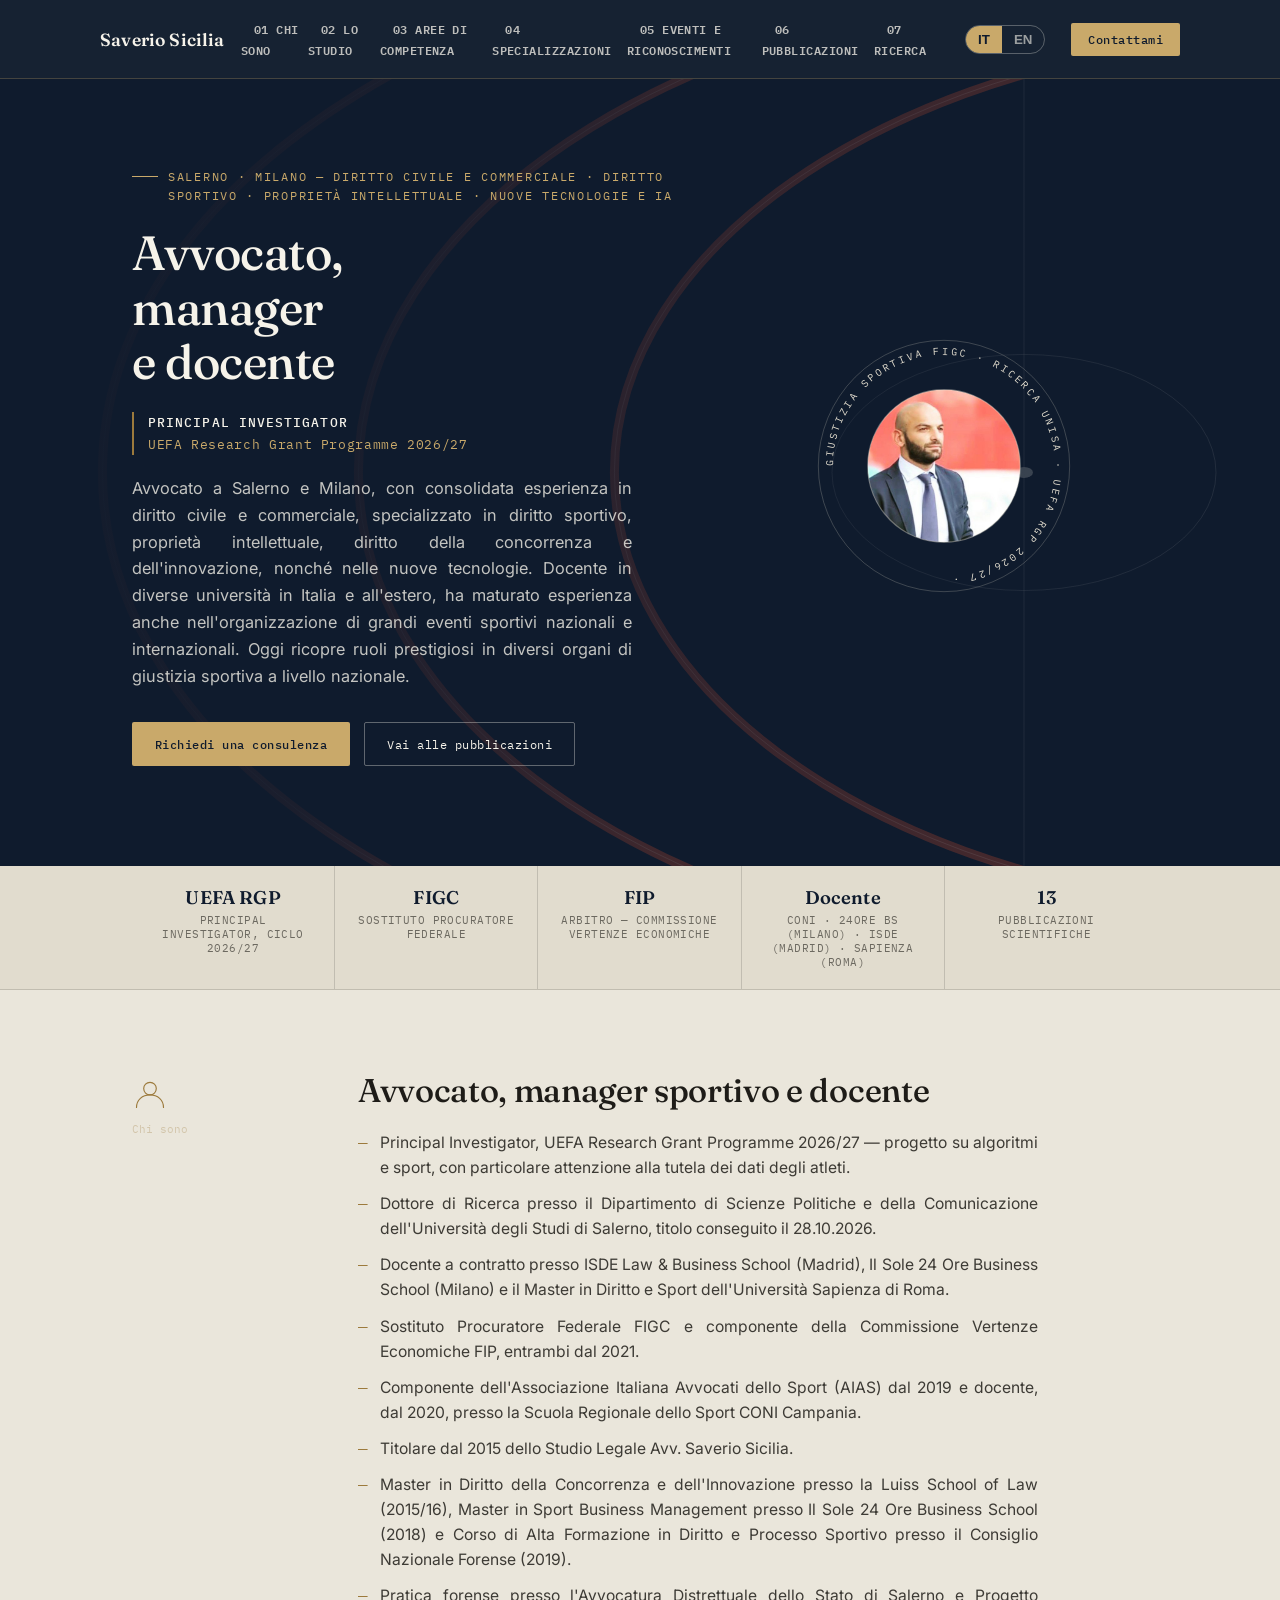
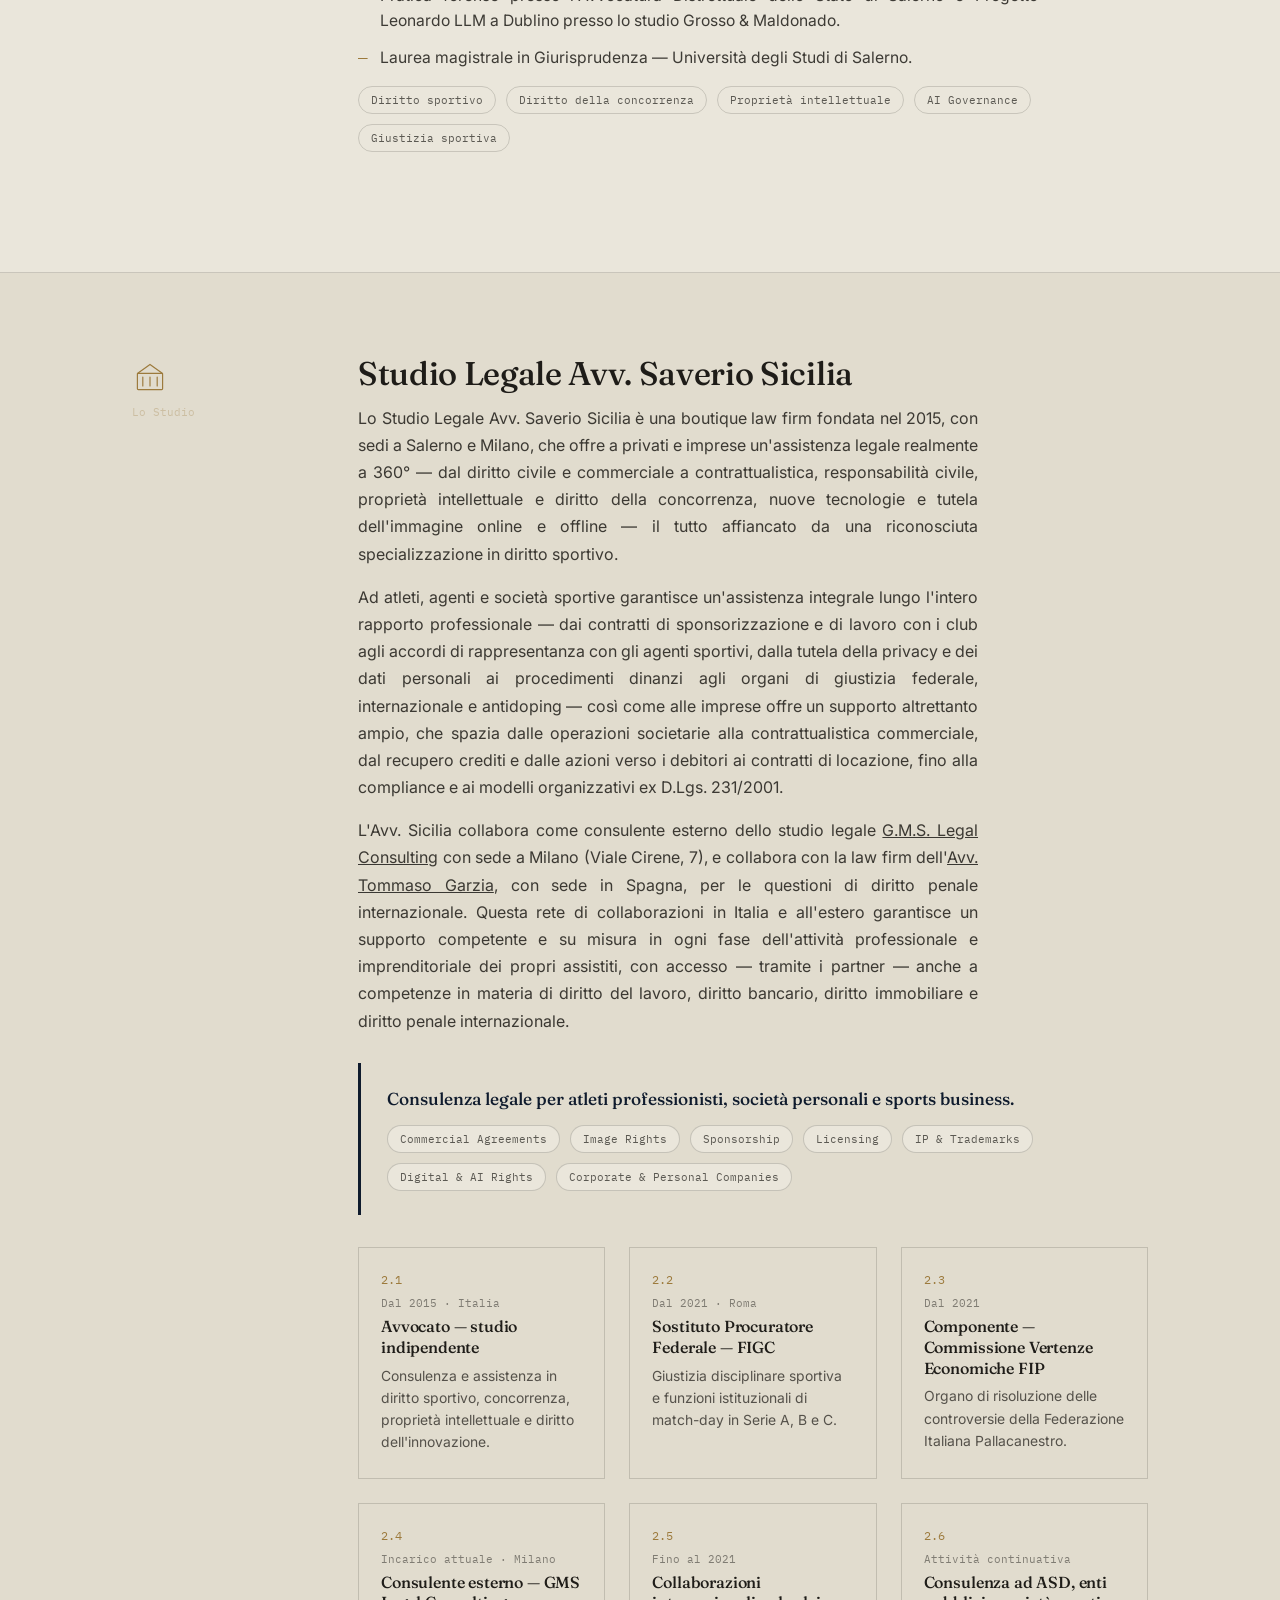
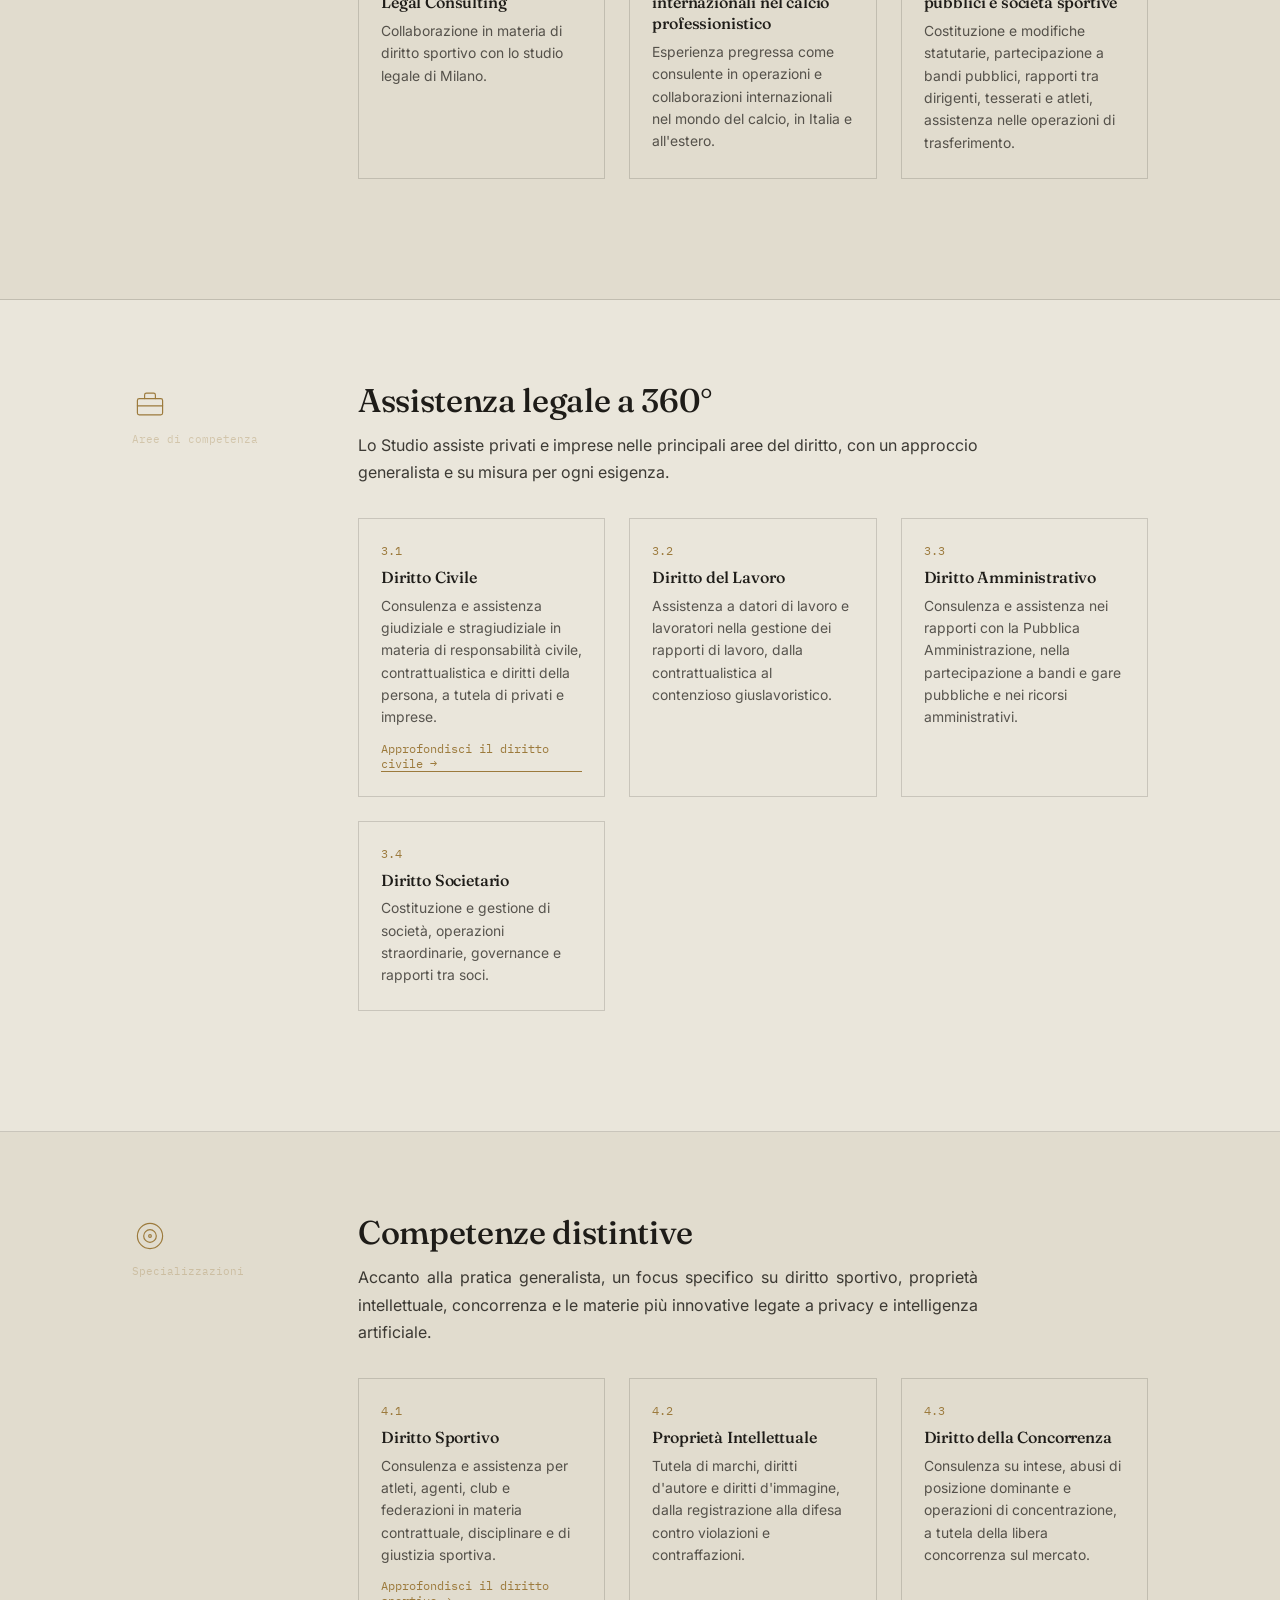
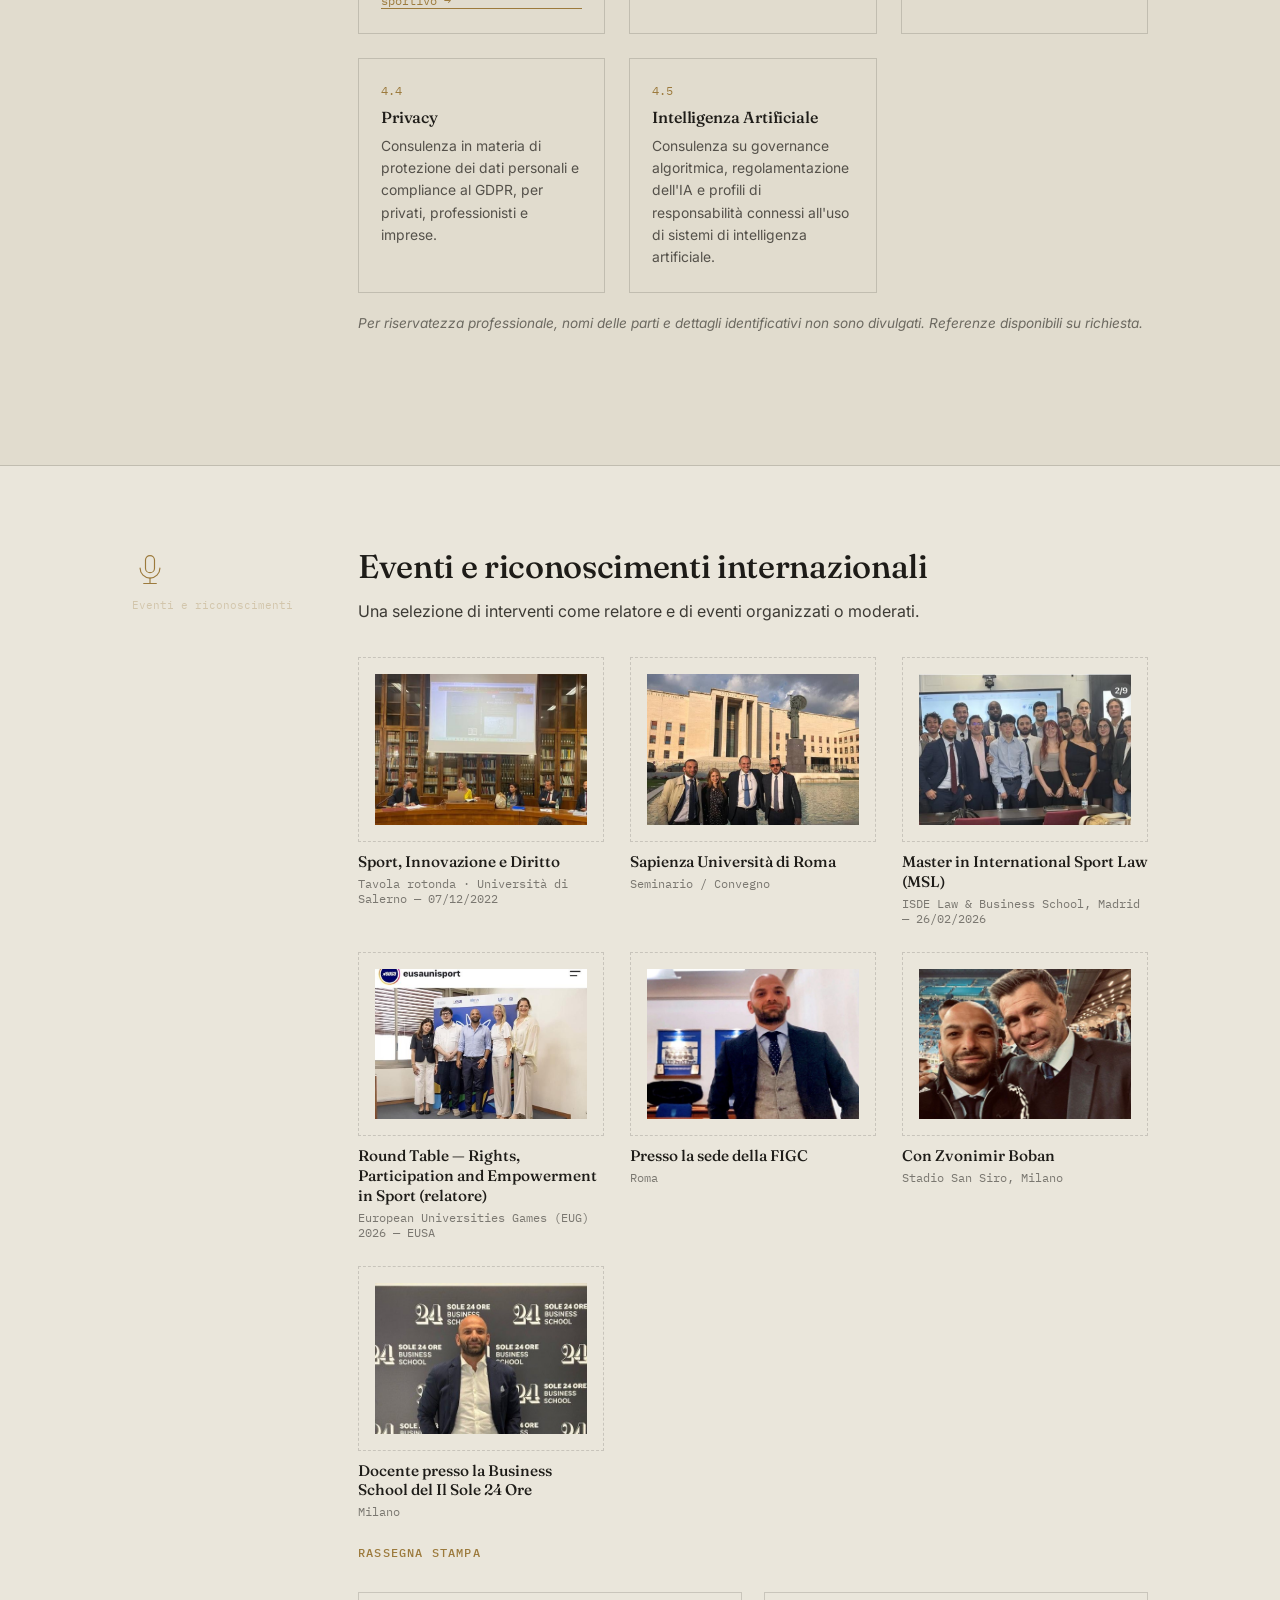
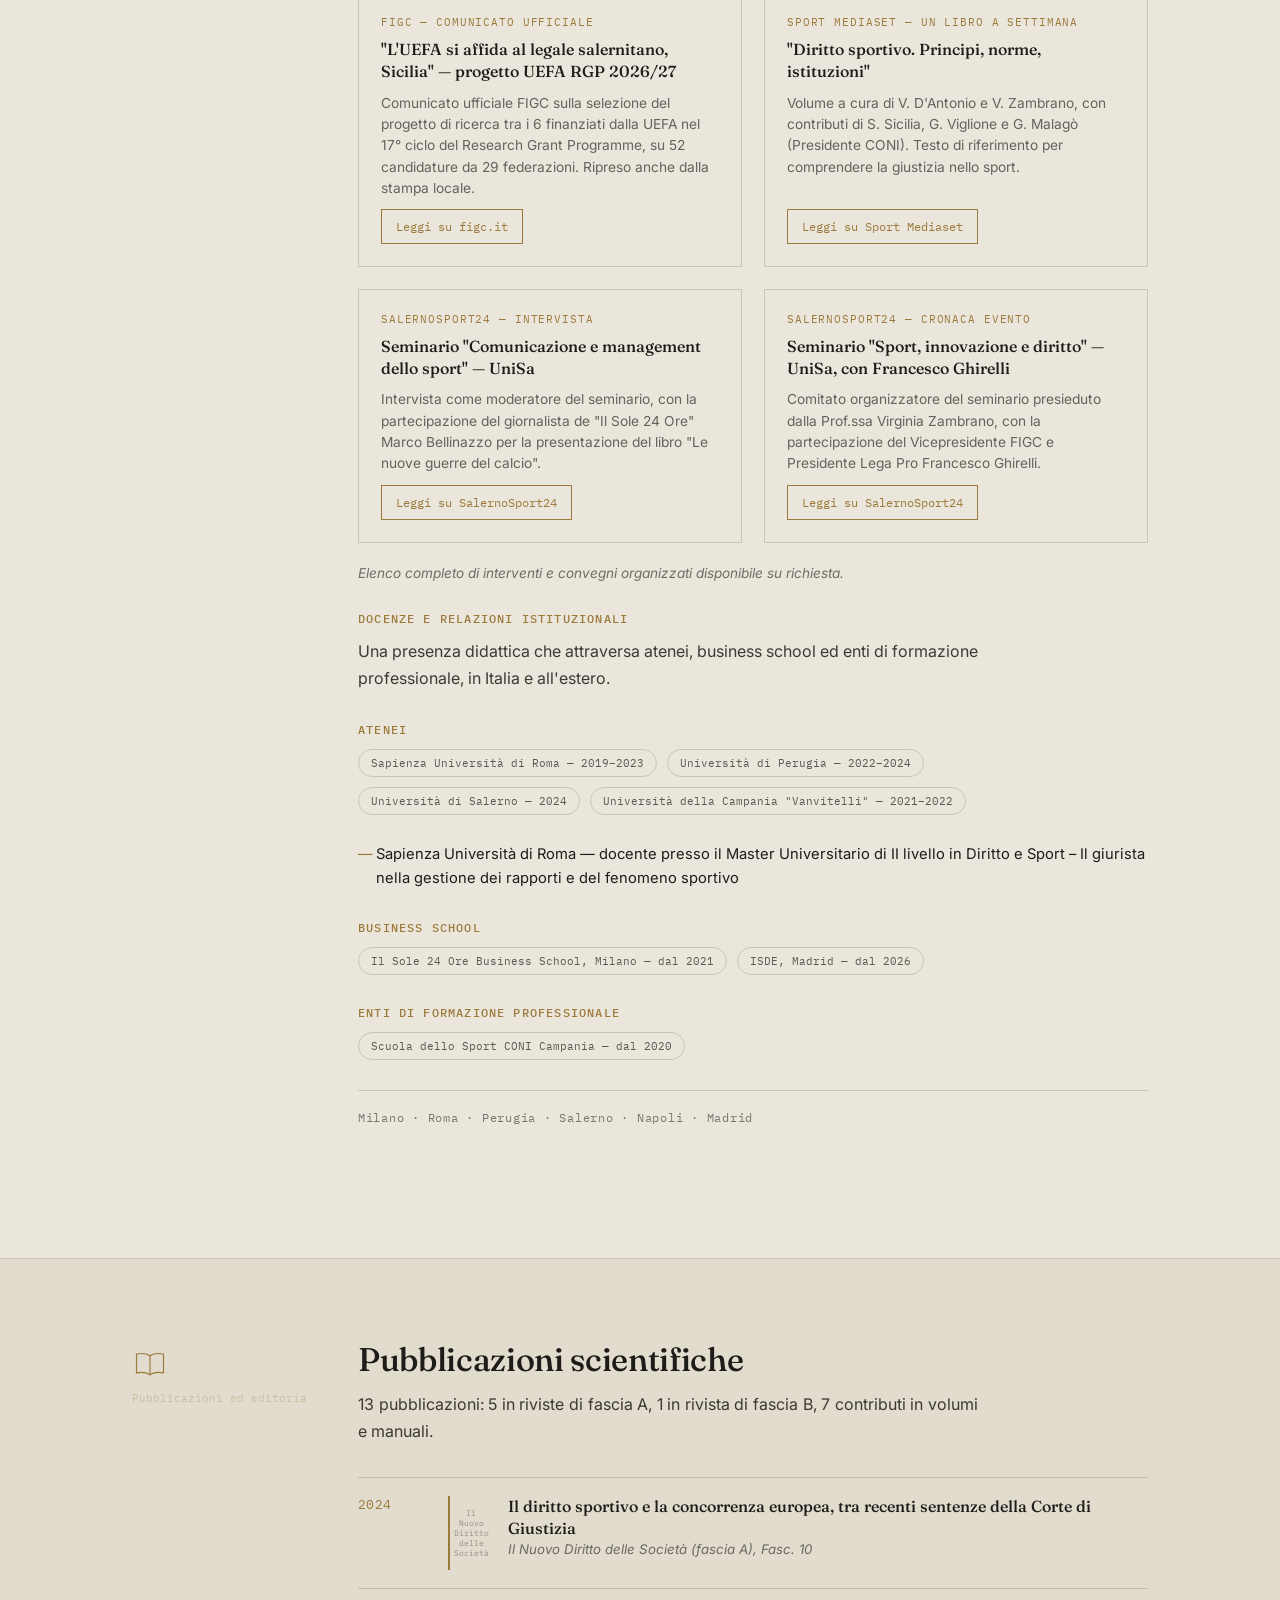
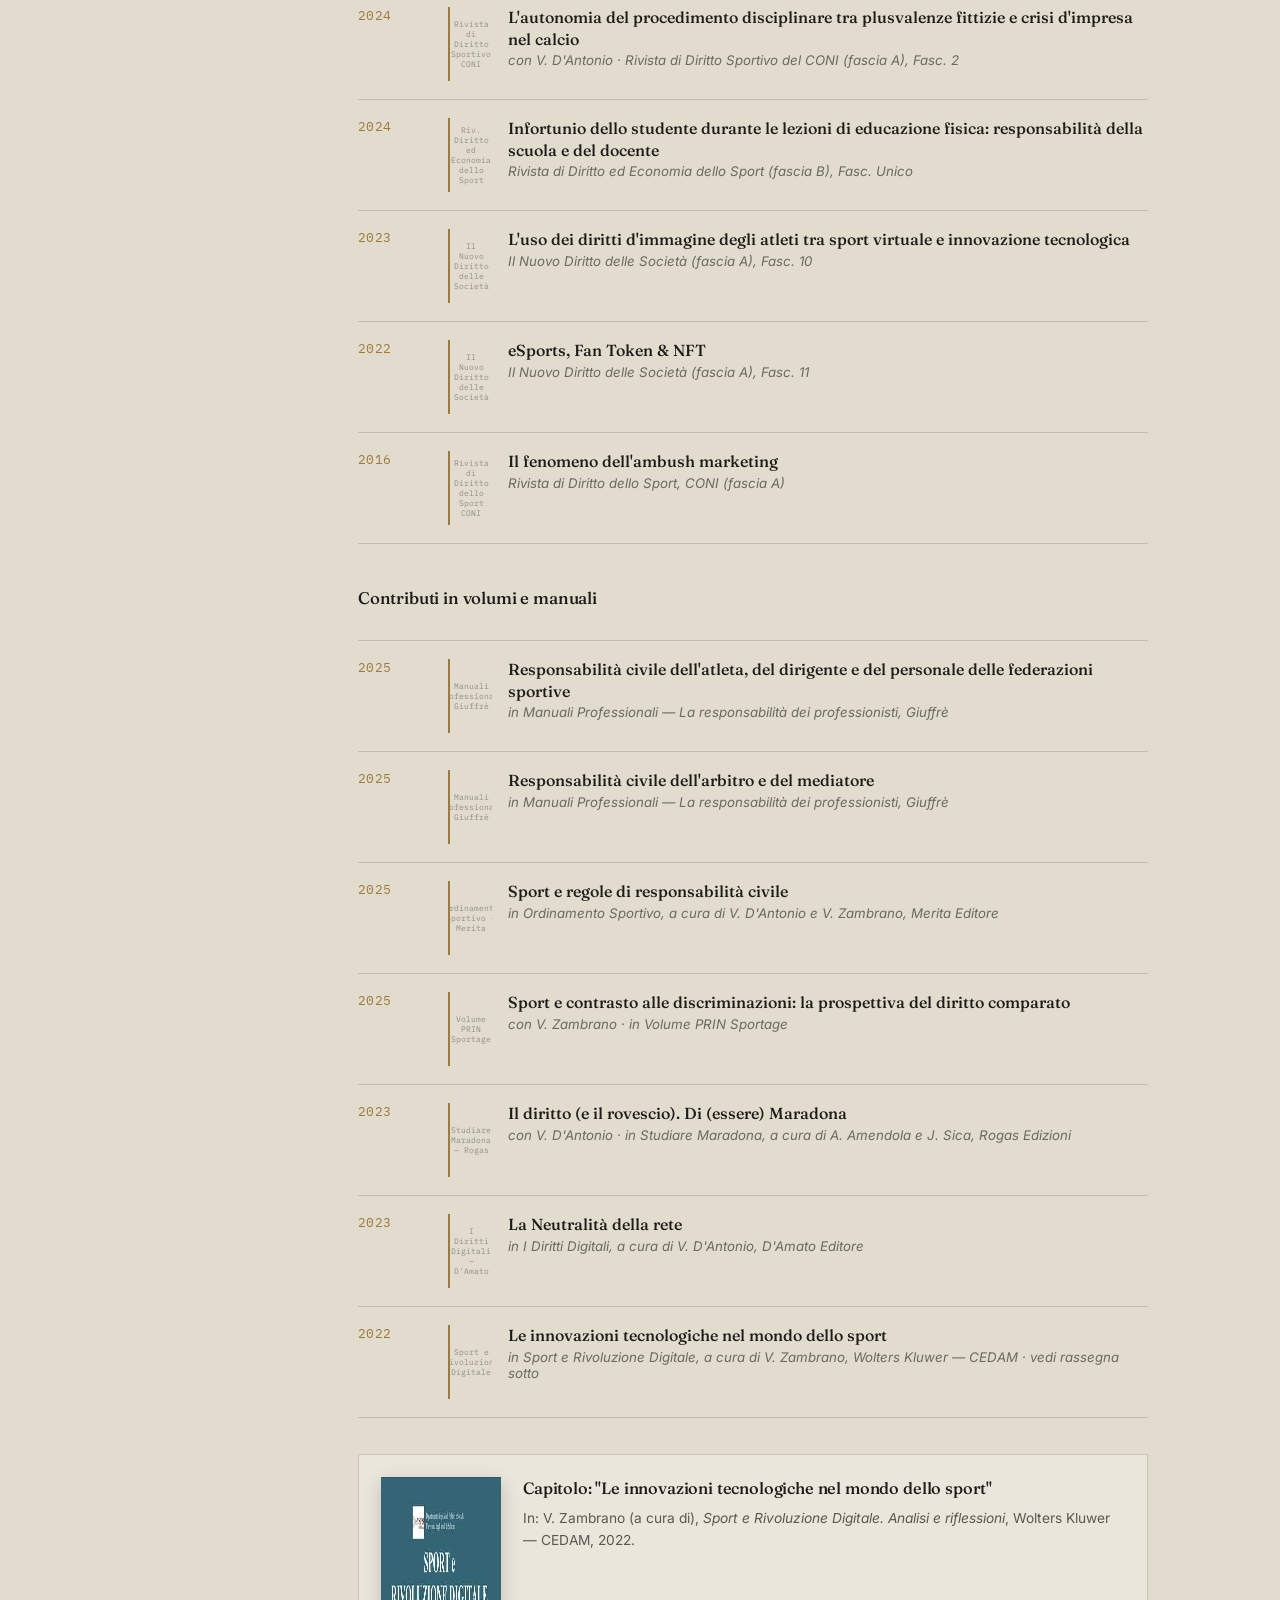
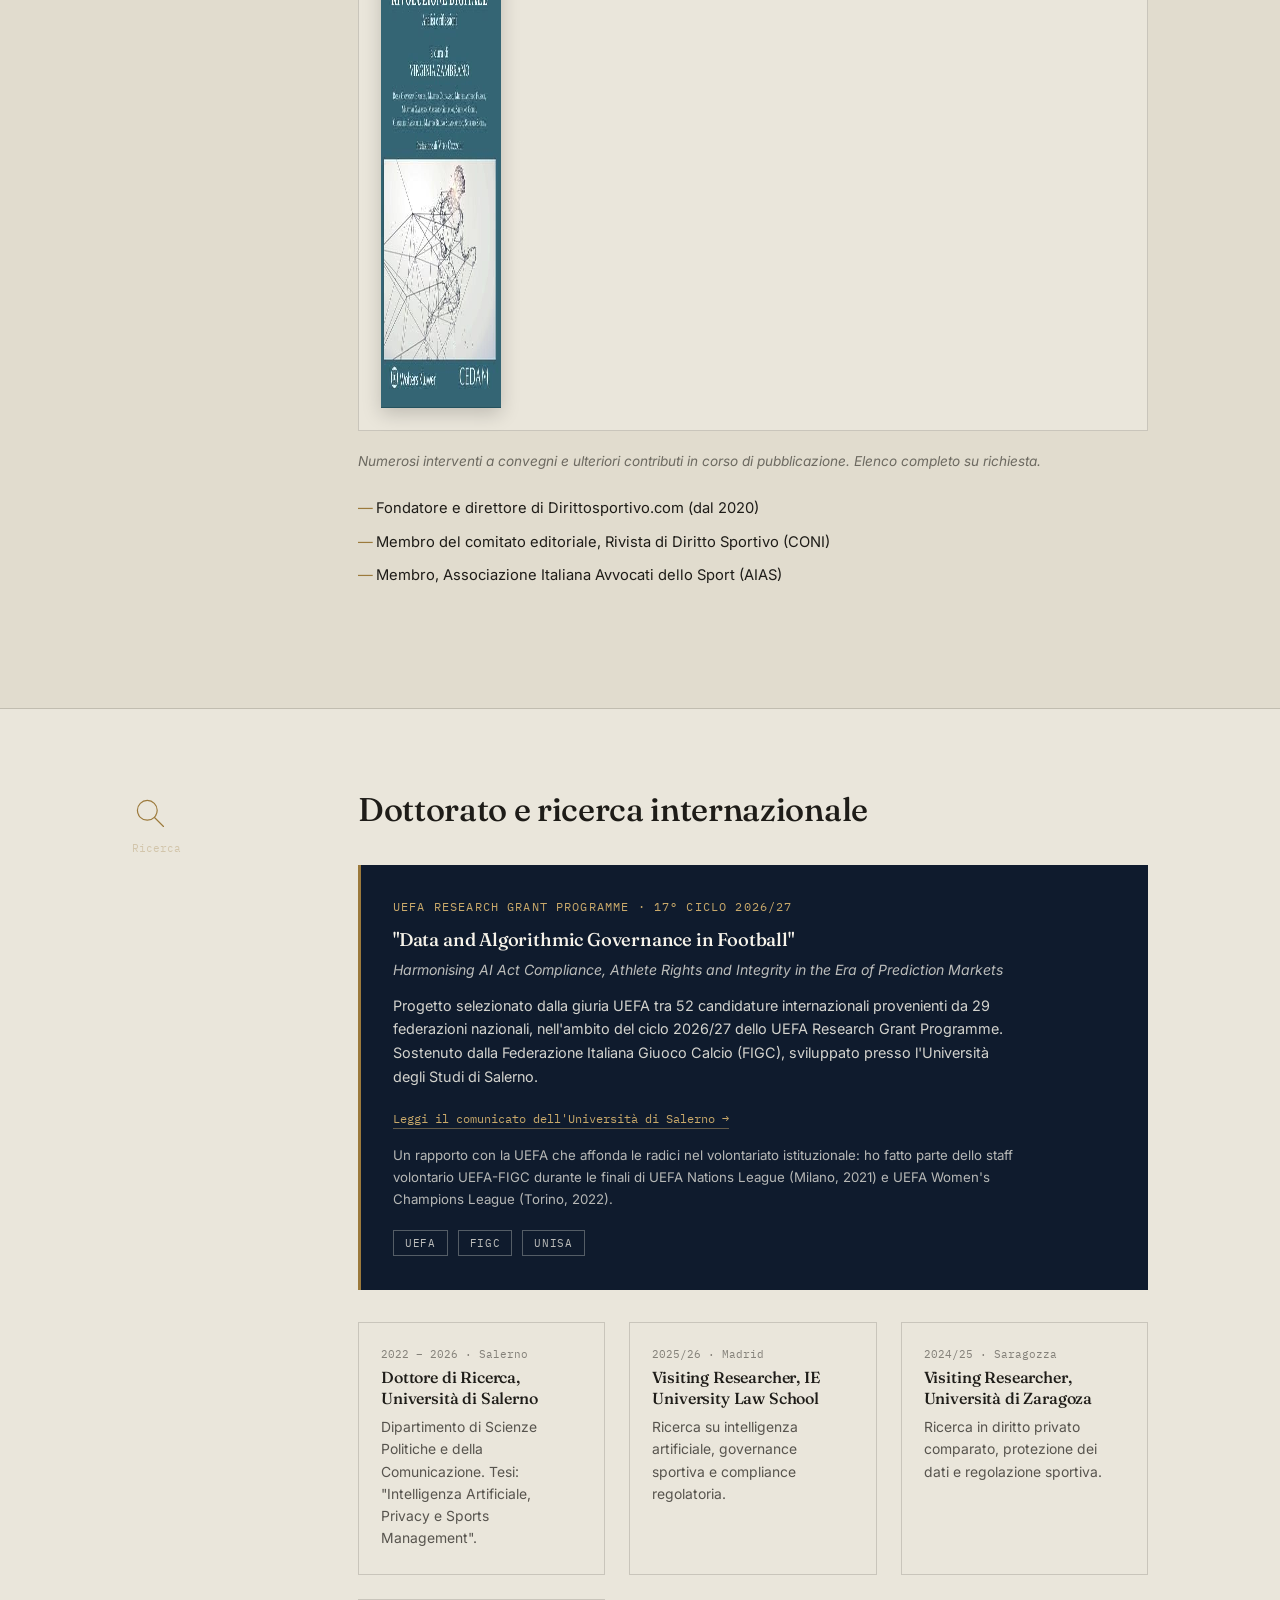
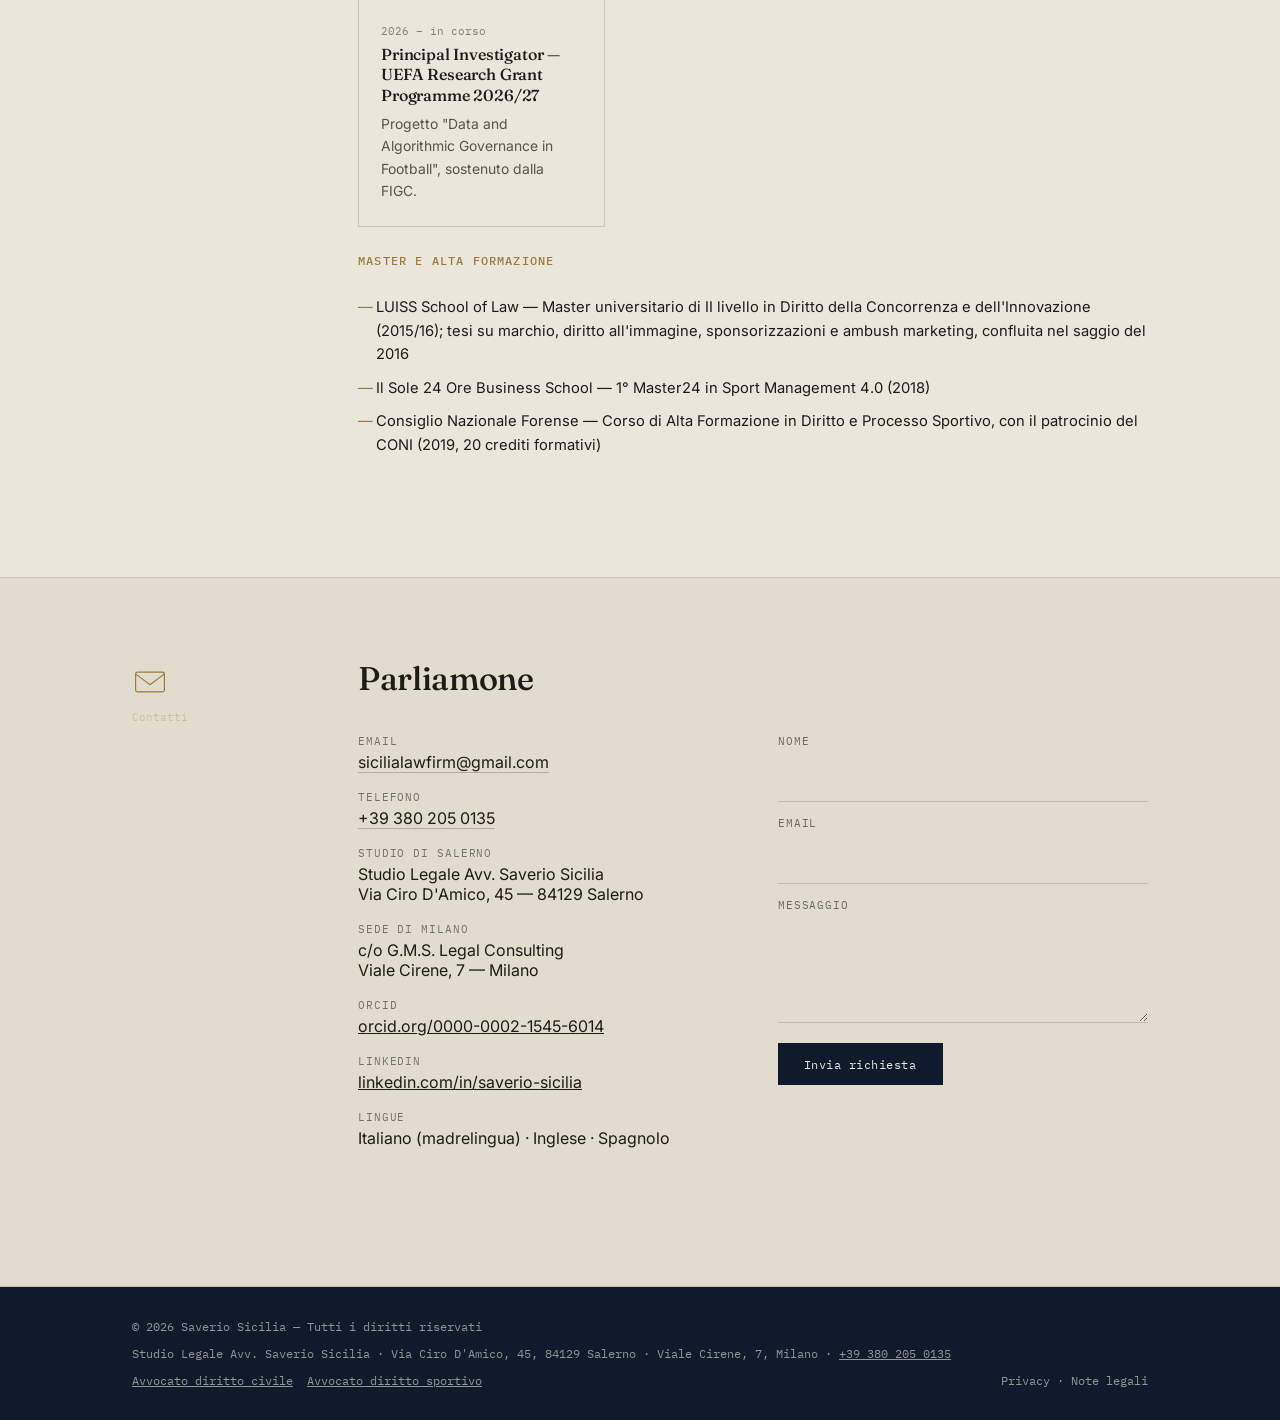
<file: index.html>
<!DOCTYPE html>
<html lang="it">
<head>
<meta charset="UTF-8">
<meta name="viewport" content="width=device-width, initial-scale=1.0">
<link rel="icon" href="/favicon.ico" sizes="any">
<link rel="icon" href="/favicon.svg" type="image/svg+xml">
<link rel="apple-touch-icon" href="/apple-touch-icon.png">
<meta name="theme-color" content="#0F1B2D">
<title>Avvocato Diritto Civile e Diritto Sportivo a Salerno e Milano | Avv. Saverio Sicilia</title>
<meta name="description" content="Studio Legale Avv. Saverio Sicilia, Salerno (Via Ciro D'Amico 45) e Milano (Viale Cirene 7). Avvocato civilista e di diritto sportivo: responsabilità civile, contratti, recupero crediti, contratti sportivi, agenti, sponsorizzazioni, diritti d'immagine e giustizia sportiva. Tel. +39 380 205 0135.">
<meta name="author" content="Saverio Sicilia">
<meta name="robots" content="index, follow, max-image-preview:large">
<link rel="alternate" type="text/plain" href="/llms.txt" title="Sintesi per assistenti AI">
<link rel="canonical" href="https://sicilialawfirm.it/">
<link rel="alternate" hreflang="it" href="https://sicilialawfirm.it/">
<link rel="alternate" hreflang="en" href="https://sicilialawfirm.it/en/">
<link rel="alternate" hreflang="x-default" href="https://sicilialawfirm.it/">
<meta name="msvalidate.01" content="A976DEEF75B888488E20E91839288352" />

<meta property="og:type" content="website">
<meta property="og:site_name" content="Studio Legale Avv. Saverio Sicilia">
<meta property="og:title" content="Avvocato Diritto Civile e Diritto Sportivo a Salerno e Milano | Avv. Saverio Sicilia">
<meta property="og:description" content="Studio Legale Avv. Saverio Sicilia, Salerno (Via Ciro D'Amico 45) e Milano (Viale Cirene 7). Avvocato civilista e di diritto sportivo: responsabilità civile, contratti, recupero crediti, contratti sportivi, agenti, sponsorizzazioni, diritti d'immagine e giustizia sportiva. Tel. +39 380 205 0135.">
<meta property="og:url" content="https://sicilialawfirm.it/">
<meta property="og:locale" content="it_IT">
<meta property="og:image" content="https://sicilialawfirm.it/img/og-studio-legale-saverio-sicilia.jpg">
<meta property="og:image:width" content="1200">
<meta property="og:image:height" content="630">
<meta property="og:image:alt" content="Studio Legale Avv. Saverio Sicilia, Salerno e Milano">
<meta name="twitter:card" content="summary_large_image">
<meta name="twitter:title" content="Avvocato Diritto Civile e Diritto Sportivo a Salerno e Milano | Avv. Saverio Sicilia">
<meta name="twitter:description" content="Studio Legale Avv. Saverio Sicilia, Salerno (Via Ciro D'Amico 45) e Milano (Viale Cirene 7). Avvocato civilista e di diritto sportivo: responsabilità civile, contratti, recupero crediti, contratti sportivi, agenti, sponsorizzazioni, diritti d'immagine e giustizia sportiva. Tel. +39 380 205 0135.">

<script type="application/ld+json">
{
 "@context": "https://schema.org",
 "@graph": [
  {
   "@type": "Person",
   "@id": "https://sicilialawfirm.it/#saverio-sicilia",
   "name": "Saverio Sicilia",
   "honorificPrefix": "Avv.",
   "jobTitle": "Avvocato",
   "url": "https://sicilialawfirm.it/",
   "image": "https://sicilialawfirm.it/img/avv-saverio-sicilia.jpg",
   "email": "mailto:sicilialawfirm@gmail.com",
   "telephone": "+39 380 205 0135",
   "worksFor": {
    "@id": "https://sicilialawfirm.it/#studio"
   },
   "alumniOf": [
    {
     "@type": "CollegeOrUniversity",
     "name": "Università degli Studi di Salerno"
    },
    {
     "@type": "CollegeOrUniversity",
     "name": "Luiss School of Law"
    }
   ],
   "memberOf": [
    {
     "@type": "Organization",
     "name": "Associazione Italiana Avvocati dello Sport (AIAS)"
    }
   ],
   "knowsAbout": [
    "Diritto civile",
    "Responsabilità civile e risarcimento del danno",
    "Contrattualistica",
    "Recupero crediti",
    "Locazioni",
    "Diritto condominiale",
    "Diritto commerciale",
    "Diritto sportivo",
    "Giustizia sportiva",
    "Contratti di lavoro sportivo",
    "Agenti sportivi",
    "Sponsorizzazioni sportive",
    "Diritti d'immagine degli atleti",
    "Proprietà intellettuale",
    "Diritto della concorrenza",
    "Privacy e GDPR",
    "Intelligenza artificiale e AI Act"
   ],
   "knowsLanguage": [
    "it",
    "en",
    "es"
   ],
   "sameAs": [
    "https://www.linkedin.com/in/saverio-sicilia",
    "https://orcid.org/0000-0002-1545-6014",
    "https://www.figc.it/it/federazione/news/uefa-research-grant-programme-2026-27-il-progetto-di-ricerca-dellavvocato-saverio-sicilia-e-supportato-dalla-figc-tra-i-lavori-selezionati-l1f13q9u",
    "https://www.unisa.it/unisa-rescue-page/dettaglio/id/529/module/326/row/30064/uefa-seleziona-un-progetto-dell-universita-di-salerno"
   ],
   "subjectOf": [
    {
     "@type": "NewsArticle",
     "name": "UEFA Research Grant Programme 2026/27: il progetto di ricerca dell'avvocato Saverio Sicilia supportato dalla FIGC tra i lavori selezionati",
     "publisher": {
      "@type": "Organization",
      "name": "FIGC"
     },
     "url": "https://www.figc.it/it/federazione/news/uefa-research-grant-programme-2026-27-il-progetto-di-ricerca-dellavvocato-saverio-sicilia-e-supportato-dalla-figc-tra-i-lavori-selezionati-l1f13q9u"
    },
    {
     "@type": "NewsArticle",
     "name": "UEFA seleziona un progetto dell'Università di Salerno",
     "publisher": {
      "@type": "Organization",
      "name": "Università degli Studi di Salerno"
     },
     "url": "https://www.unisa.it/unisa-rescue-page/dettaglio/id/529/module/326/row/30064/uefa-seleziona-un-progetto-dell-universita-di-salerno"
    },
    {
     "@type": "NewsArticle",
     "name": "Saverio Sicilia — intervista",
     "publisher": {
      "@type": "Organization",
      "name": "SalernoSport24"
     },
     "url": "https://www.salernosport24.com/saverio-sicilia-intervista-salerno-sport-24/"
    },
    {
     "@type": "NewsArticle",
     "name": "Seminario UniSa: Saverio Sicilia, sport e Francesco Ghirelli",
     "publisher": {
      "@type": "Organization",
      "name": "SalernoSport24"
     },
     "url": "https://www.salernosport24.com/seminario-unisa-saverio-sicilia-sport-francesco-ghirelli/"
    },
    {
     "@type": "Review",
     "name": "Diritto sportivo. Principi, norme, istituzioni — Un libro a settimana",
     "publisher": {
      "@type": "Organization",
      "name": "Sport Mediaset"
     },
     "url": "https://www.sportmediaset.mediaset.it/un-libro-a-settimana/diritto-sportivo-principi-norme-istituzioni-il-testo-per-comprendere-la-giustizia-nello-sport_95150997-202502k.shtml"
    }
   ],
   "hasCredential": [
    {
     "@type": "EducationalOccupationalCredential",
     "name": "Master in Diritto della Concorrenza e dell'Innovazione",
     "recognizedBy": {
      "@type": "Organization",
      "name": "Luiss School of Law"
     }
    },
    {
     "@type": "EducationalOccupationalCredential",
     "name": "Corso di Alta Formazione in Diritto e Processo Sportivo",
     "recognizedBy": {
      "@type": "Organization",
      "name": "Consiglio Nazionale Forense"
     }
    }
   ]
  },
  {
   "@type": [
    "LegalService",
    "Attorney"
   ],
   "@id": "https://sicilialawfirm.it/#studio",
   "name": "Studio Legale Avv. Saverio Sicilia",
   "alternateName": [
    "Saverio Sicilia Law Firm",
    "Studio Legale Sicilia",
    "Sicilia Law Firm"
   ],
   "description": "Studio legale a Salerno e Milano: diritto civile e diritto sportivo, contrattualistica, responsabilità civile, proprietà intellettuale e nuove tecnologie.",
   "url": "https://sicilialawfirm.it/",
   "telephone": "+39 380 205 0135",
   "email": "mailto:sicilialawfirm@gmail.com",
   "image": "https://sicilialawfirm.it/img/sede-figc-roma.jpg",
   "founder": {
    "@id": "https://sicilialawfirm.it/#saverio-sicilia"
   },
   "foundingDate": "2015",
   "address": {
    "@type": "PostalAddress",
    "streetAddress": "Via Ciro D'Amico, 45",
    "postalCode": "84129",
    "addressLocality": "Salerno",
    "addressRegion": "SA",
    "addressCountry": "IT"
   },
   "location": [
    {
     "@type": "Place",
     "name": "Studio Legale Avv. Saverio Sicilia — Salerno",
     "address": {
      "@type": "PostalAddress",
      "streetAddress": "Via Ciro D'Amico, 45",
      "postalCode": "84129",
      "addressLocality": "Salerno",
      "addressRegion": "SA",
      "addressCountry": "IT"
     }
    },
    {
     "@type": "Place",
     "name": "Sede di Milano c/o G.M.S. Legal Consulting",
     "address": {
      "@type": "PostalAddress",
      "streetAddress": "Viale Cirene, 7",
      "addressLocality": "Milano",
      "addressRegion": "MI",
      "addressCountry": "IT"
     }
    }
   ],
   "areaServed": [
    {
     "@type": "City",
     "name": "Salerno"
    },
    {
     "@type": "City",
     "name": "Milano"
    },
    {
     "@type": "AdministrativeArea",
     "name": "Campania"
    },
    {
     "@type": "AdministrativeArea",
     "name": "Lombardia"
    },
    {
     "@type": "Country",
     "name": "Italia"
    }
   ],
   "knowsAbout": [
    "Diritto civile",
    "Responsabilità civile e risarcimento del danno",
    "Contrattualistica",
    "Recupero crediti",
    "Locazioni",
    "Diritto condominiale",
    "Diritto commerciale",
    "Diritto sportivo",
    "Giustizia sportiva",
    "Contratti di lavoro sportivo",
    "Agenti sportivi",
    "Sponsorizzazioni sportive",
    "Diritti d'immagine degli atleti",
    "Proprietà intellettuale",
    "Diritto della concorrenza",
    "Privacy e GDPR",
    "Intelligenza artificiale e AI Act"
   ],
   "hasOfferCatalog": {
    "@type": "OfferCatalog",
    "name": "Aree di attività",
    "itemListElement": [
     {
      "@type": "Offer",
      "itemOffered": {
       "@type": "Service",
       "name": "Avvocato diritto civile",
       "url": "https://sicilialawfirm.it/avvocato-diritto-civile/"
      }
     },
     {
      "@type": "Offer",
      "itemOffered": {
       "@type": "Service",
       "name": "Avvocato diritto sportivo",
       "url": "https://sicilialawfirm.it/avvocato-diritto-sportivo/"
      }
     }
    ]
   },
   "sameAs": [
    "https://www.linkedin.com/in/saverio-sicilia",
    "https://orcid.org/0000-0002-1545-6014",
    "https://www.figc.it/it/federazione/news/uefa-research-grant-programme-2026-27-il-progetto-di-ricerca-dellavvocato-saverio-sicilia-e-supportato-dalla-figc-tra-i-lavori-selezionati-l1f13q9u",
    "https://www.unisa.it/unisa-rescue-page/dettaglio/id/529/module/326/row/30064/uefa-seleziona-un-progetto-dell-universita-di-salerno"
   ]
  },
  {
   "@type": "WebSite",
   "@id": "https://sicilialawfirm.it/#website",
   "url": "https://sicilialawfirm.it/",
   "name": "Studio Legale Avv. Saverio Sicilia",
   "inLanguage": [
    "it-IT",
    "en"
   ],
   "publisher": {
    "@id": "https://sicilialawfirm.it/#studio"
   }
  },
  {
   "@type": "ItemList",
   "@id": "https://sicilialawfirm.it/#pubblicazioni",
   "name": "Pubblicazioni scientifiche dell'Avv. Saverio Sicilia",
   "itemListElement": [
    {
     "@type": "ListItem",
     "position": 1,
     "item": {
      "@type": "ScholarlyArticle",
      "name": "Il diritto sportivo e la concorrenza europea, tra recenti sentenze della Corte di Giustizia",
      "datePublished": "2024",
      "inLanguage": "it",
      "author": [
       {
        "@id": "https://sicilialawfirm.it/#saverio-sicilia"
       }
      ],
      "isPartOf": {
       "@type": "Periodical",
       "name": "Il Nuovo Diritto delle Società"
      }
     }
    },
    {
     "@type": "ListItem",
     "position": 2,
     "item": {
      "@type": "ScholarlyArticle",
      "name": "L'autonomia del procedimento disciplinare tra plusvalenze fittizie e crisi d'impresa nel calcio",
      "datePublished": "2024",
      "inLanguage": "it",
      "author": [
       {
        "@id": "https://sicilialawfirm.it/#saverio-sicilia"
       },
       {
        "@type": "Person",
        "name": "V. D'Antonio"
       }
      ],
      "isPartOf": {
       "@type": "Periodical",
       "name": "Rivista di Diritto Sportivo del CONI"
      }
     }
    },
    {
     "@type": "ListItem",
     "position": 3,
     "item": {
      "@type": "ScholarlyArticle",
      "name": "Infortunio dello studente durante le lezioni di educazione fisica: responsabilità della scuola e del docente",
      "datePublished": "2024",
      "inLanguage": "it",
      "author": [
       {
        "@id": "https://sicilialawfirm.it/#saverio-sicilia"
       }
      ],
      "isPartOf": {
       "@type": "Periodical",
       "name": "Rivista di Diritto ed Economia dello Sport"
      }
     }
    },
    {
     "@type": "ListItem",
     "position": 4,
     "item": {
      "@type": "ScholarlyArticle",
      "name": "L'uso dei diritti d'immagine degli atleti tra sport virtuale e innovazione tecnologica",
      "datePublished": "2023",
      "inLanguage": "it",
      "author": [
       {
        "@id": "https://sicilialawfirm.it/#saverio-sicilia"
       }
      ],
      "isPartOf": {
       "@type": "Periodical",
       "name": "Il Nuovo Diritto delle Società"
      }
     }
    },
    {
     "@type": "ListItem",
     "position": 5,
     "item": {
      "@type": "ScholarlyArticle",
      "name": "eSports, Fan Token & NFT",
      "datePublished": "2022",
      "inLanguage": "it",
      "author": [
       {
        "@id": "https://sicilialawfirm.it/#saverio-sicilia"
       }
      ],
      "isPartOf": {
       "@type": "Periodical",
       "name": "Il Nuovo Diritto delle Società"
      }
     }
    },
    {
     "@type": "ListItem",
     "position": 6,
     "item": {
      "@type": "ScholarlyArticle",
      "name": "Il fenomeno dell'ambush marketing",
      "datePublished": "2016",
      "inLanguage": "it",
      "author": [
       {
        "@id": "https://sicilialawfirm.it/#saverio-sicilia"
       }
      ],
      "isPartOf": {
       "@type": "Periodical",
       "name": "Rivista di Diritto dello Sport, CONI"
      }
     }
    },
    {
     "@type": "ListItem",
     "position": 7,
     "item": {
      "@type": "Chapter",
      "name": "Responsabilità civile dell'atleta, del dirigente e del personale delle federazioni sportive",
      "datePublished": "2025",
      "inLanguage": "it",
      "author": [
       {
        "@id": "https://sicilialawfirm.it/#saverio-sicilia"
       }
      ],
      "publisher": {
       "@type": "Organization",
       "name": "Giuffrè"
      }
     }
    },
    {
     "@type": "ListItem",
     "position": 8,
     "item": {
      "@type": "Chapter",
      "name": "Responsabilità civile dell'arbitro e del mediatore",
      "datePublished": "2025",
      "inLanguage": "it",
      "author": [
       {
        "@id": "https://sicilialawfirm.it/#saverio-sicilia"
       }
      ],
      "publisher": {
       "@type": "Organization",
       "name": "Giuffrè"
      }
     }
    },
    {
     "@type": "ListItem",
     "position": 9,
     "item": {
      "@type": "Chapter",
      "name": "Sport e regole di responsabilità civile",
      "datePublished": "2025",
      "inLanguage": "it",
      "author": [
       {
        "@id": "https://sicilialawfirm.it/#saverio-sicilia"
       }
      ],
      "publisher": {
       "@type": "Organization",
       "name": "Merita Editore"
      }
     }
    },
    {
     "@type": "ListItem",
     "position": 10,
     "item": {
      "@type": "Chapter",
      "name": "Sport e contrasto alle discriminazioni: la prospettiva del diritto comparato",
      "datePublished": "2025",
      "inLanguage": "it",
      "author": [
       {
        "@id": "https://sicilialawfirm.it/#saverio-sicilia"
       },
       {
        "@type": "Person",
        "name": "V. Zambrano"
       }
      ],
      "publisher": {
       "@type": "Organization",
       "name": "PRIN Sportage"
      }
     }
    },
    {
     "@type": "ListItem",
     "position": 11,
     "item": {
      "@type": "Chapter",
      "name": "Il diritto (e il rovescio). Di (essere) Maradona",
      "datePublished": "2023",
      "inLanguage": "it",
      "author": [
       {
        "@id": "https://sicilialawfirm.it/#saverio-sicilia"
       },
       {
        "@type": "Person",
        "name": "V. D'Antonio"
       }
      ],
      "publisher": {
       "@type": "Organization",
       "name": "Rogas Edizioni"
      }
     }
    },
    {
     "@type": "ListItem",
     "position": 12,
     "item": {
      "@type": "Chapter",
      "name": "La Neutralità della rete",
      "datePublished": "2023",
      "inLanguage": "it",
      "author": [
       {
        "@id": "https://sicilialawfirm.it/#saverio-sicilia"
       }
      ],
      "publisher": {
       "@type": "Organization",
       "name": "D'Amato Editore"
      }
     }
    },
    {
     "@type": "ListItem",
     "position": 13,
     "item": {
      "@type": "Chapter",
      "name": "Le innovazioni tecnologiche nel mondo dello sport",
      "datePublished": "2022",
      "inLanguage": "it",
      "author": [
       {
        "@id": "https://sicilialawfirm.it/#saverio-sicilia"
       }
      ],
      "publisher": {
       "@type": "Organization",
       "name": "Wolters Kluwer — CEDAM"
      }
     }
    }
   ]
  }
 ]
}
</script>

<link rel="preconnect" href="https://fonts.googleapis.com">
<link href="https://fonts.googleapis.com/css2?family=Fraunces:opsz,wght@9..144,300;9..144,400;9..144,500;9..144,600&family=Inter:wght@400;500;600;700&family=IBM+Plex+Mono:wght@400;500&display=swap" rel="stylesheet">
<link rel="stylesheet" href="/assets/style.css">
</head>
<body class="lang-it">

<header>
  <div class="wrap navbar">
    <a href="#top" class="brand">Saverio Sicilia</a>
    <button class="nav-toggle" id="navToggle" aria-expanded="false" aria-controls="navLinks">MENU</button>
    <div class="navbar-right">
      <ul class="links" id="navLinks">
        <li><a href="#chi-sono"><span class="it">01 Chi sono</span><span class="en">01 About</span></a></li>
        <li><a href="#studio"><span class="it">02 Lo Studio</span><span class="en">02 The Firm</span></a></li>
        <li><a href="#aree-competenza"><span class="it">03 Aree di competenza</span><span class="en">03 Practice Areas</span></a></li>
        <li><a href="#specializzazioni"><span class="it">04 Specializzazioni</span><span class="en">04 Specialisations</span></a></li>
        <li><a href="#eventi"><span class="it">05 Eventi e riconoscimenti</span><span class="en">05 Events & Recognitions</span></a></li>
        <li><a href="#pubblicazioni"><span class="it">06 Pubblicazioni</span><span class="en">06 Publications</span></a></li>
        <li><a href="#ricerca"><span class="it">07 Ricerca</span><span class="en">07 Research</span></a></li>
      </ul>
      <div class="lang-switch">
        <button id="btnIt" class="active" onclick="setLang('it')">IT</button>
        <button id="btnEn" onclick="setLang('en')">EN</button>
      </div>
      <a href="#contatti" class="btn btn-primary nav-cta"><span class="it">Contattami</span><span class="en">Contact</span></a>
    </div>
  </div>
</header>

<section class="hero" id="top">
  <div class="pitch-lines" aria-hidden="true">
    <svg viewBox="0 0 100 100" preserveAspectRatio="none">
      <!-- pista d'atletica stilizzata: curve concentriche sul lato destro -->
      <g fill="none" stroke-linecap="round">
        <path d="M 76 118 A 62 62 0 0 1 76 -18" stroke="var(--track-red)" stroke-width="9" opacity="0.85" vector-effect="non-scaling-stroke"/>
        <path d="M 76 118 A 62 62 0 0 1 76 -18" stroke="#F6F3EA" stroke-width="0.4" opacity="0.55" vector-effect="non-scaling-stroke"/>
        <path d="M 90 112 A 48 48 0 0 1 90 -12" stroke="var(--track-red)" stroke-width="9" opacity="0.7" vector-effect="non-scaling-stroke"/>
        <path d="M 90 112 A 48 48 0 0 1 90 -12" stroke="#F6F3EA" stroke-width="0.4" opacity="0.45" vector-effect="non-scaling-stroke"/>
        <path d="M 104 106 A 34 34 0 0 1 104 -6" stroke="var(--track-red)" stroke-width="9" opacity="0.55" vector-effect="non-scaling-stroke"/>
        <path d="M 104 106 A 34 34 0 0 1 104 -6" stroke="#F6F3EA" stroke-width="0.4" opacity="0.35" vector-effect="non-scaling-stroke"/>
      </g>
      <!-- campo interno: linee di gioco -->
      <g stroke="#F6F3EA" fill="none" opacity="0.3" vector-effect="non-scaling-stroke">
        <circle cx="80" cy="50" r="15" stroke-width="0.4" vector-effect="non-scaling-stroke"/>
        <circle cx="80" cy="50" r="0.7" fill="#F6F3EA" stroke="none"/>
        <line x1="80" y1="0" x2="80" y2="100" stroke-width="0.4" vector-effect="non-scaling-stroke"/>
      </g>
    </svg>
  </div>
  <div class="wrap">
    <div>
      <div class="eyebrow"><span class="bar"></span>
        <span class="it">Salerno · Milano — Diritto Civile e Commerciale · Diritto Sportivo · Proprietà Intellettuale · Nuove Tecnologie e IA</span>
        <span class="en">Salerno · Milan — Civil & Commercial Law · Sports Law · Intellectual Property · New Technologies & AI</span>
      </div>
      <h1>
        <span class="it">Avvocato,<br>manager<br>e docente</span>
        <span class="en">Attorney-at-Law,<br>manager<br>and lecturer</span>
      </h1>
      <div class="uefa-tag">
        <strong>Principal Investigator</strong>
        UEFA Research Grant Programme 2026/27
      </div>
      <p class="lede">
        <span class="it">Avvocato a Salerno e Milano, con consolidata esperienza in diritto civile e commerciale, specializzato in diritto sportivo, proprietà intellettuale, diritto della concorrenza e dell'innovazione, nonché nelle nuove tecnologie. Docente in diverse università in Italia e all'estero, ha maturato esperienza anche nell'organizzazione di grandi eventi sportivi nazionali e internazionali. Oggi ricopre ruoli prestigiosi in diversi organi di giustizia sportiva a livello nazionale.</span>
        <span class="en">Attorney-at-Law based in Salerno and Milan, with solid experience in civil and commercial law, specialising in sports law, intellectual property, competition and innovation law, as well as new technologies. A lecturer at several universities in Italy and abroad, he has also gained experience organising major national and international sporting events. He currently holds prestigious roles within several national sports justice bodies.</span>
      </p>
      <div class="cta-row">
        <a href="#contatti" class="btn btn-primary"><span class="it">Richiedi una consulenza</span><span class="en">Get in touch</span></a>
        <a href="#pubblicazioni" class="btn btn-ghost"><span class="it">Vai alle pubblicazioni</span><span class="en">View publications</span></a>
      </div>
    </div>
    <div class="seal-wrap">
      <div class="seal" aria-hidden="true">
        <svg viewBox="0 0 300 300">
          <defs>
            <clipPath id="photoClip"><circle cx="150" cy="150" r="88"/></clipPath>
          </defs>
          <image x="62" y="62" width="176" height="176" href="/img/avv-saverio-sicilia.jpg" clip-path="url(#photoClip)" preserveAspectRatio="xMidYMid slice"/>
          <circle cx="150" cy="150" r="88" fill="none" stroke="#E7E1D2" stroke-opacity="0.4" stroke-width="1.5"/>
          <g class="seal-ring-text">
            <path id="ringPath" d="M 150,150 m -128,0 a 128,128 0 1,1 256,0 a 128,128 0 1,1 -256,0" fill="none"/>
            <text font-family="IBM Plex Mono, monospace" font-size="11.5" fill="#E7E1D2" letter-spacing="3">
              <textPath href="#ringPath" startOffset="0%">GIUSTIZIA SPORTIVA FIGC · RICERCA UNISA · UEFA RGP 2026/27 ·</textPath>
            </text>
          </g>
          <circle cx="150" cy="150" r="145" fill="none" stroke="#E7E1D2" stroke-opacity="0.25"/>
        </svg>
      </div>
    </div>
  </div>
</section>

<div class="trust-bar">
  <div class="wrap">
    <div class="trust-item">
      <span class="trust-num">UEFA RGP</span>
      <span class="trust-label it">Principal Investigator, ciclo 2026/27</span><span class="trust-label en">Principal Investigator, 2026/27 cycle</span>
    </div>
    <div class="trust-item">
      <span class="trust-num">FIGC</span>
      <span class="trust-label it">Sostituto Procuratore Federale</span><span class="trust-label en">Deputy Federal Prosecutor</span>
    </div>
    <div class="trust-item">
      <span class="trust-num">FIP</span>
      <span class="trust-label it">Arbitro — Commissione Vertenze Economiche</span><span class="trust-label en">Arbitrator — Economic Disputes Commission</span>
    </div>
    <div class="trust-item">
      <span class="trust-num">Docente</span>
      <span class="trust-label it">CONI · 24ORE BS (Milano) · ISDE (Madrid) · Sapienza (Roma)</span><span class="trust-label en">CONI · 24ORE BS (Milan) · ISDE (Madrid) · Sapienza (Rome)</span>
    </div>
    <div class="trust-item">
      <span class="trust-num">13</span>
      <span class="trust-label it">Pubblicazioni scientifiche</span><span class="trust-label en">Scientific publications</span>
    </div>
  </div>
</div>

<section class="article" id="chi-sono">
  <div class="wrap">
    <div class="art-head">
      <div class="art-num">
        <svg class="art-icon" viewBox="0 0 40 40" xmlns="http://www.w3.org/2000/svg"><circle cx="20" cy="14" r="7"/><path d="M5 35c0-8.5 6.5-14 15-14s15 5.5 15 14"/></svg>
        <span><span class="it">Chi sono</span><span class="en">About</span></span></div>
      <div>
        <h2 class="reveal"><span class="it">Avvocato, manager sportivo e docente</span><span class="en">Attorney-at-Law, sports manager and lecturer</span></h2>
        <ul class="key-points reveal">
          <li><span class="it">Principal Investigator, UEFA Research Grant Programme 2026/27 — progetto su algoritmi e sport, con particolare attenzione alla tutela dei dati degli atleti.</span><span class="en">Principal Investigator, UEFA Research Grant Programme 2026/27 — a project on algorithms and sport, with particular attention to athlete data protection.</span></li>
          <li><span class="it">Dottore di Ricerca presso il Dipartimento di Scienze Politiche e della Comunicazione dell'Università degli Studi di Salerno, titolo conseguito il 28.10.2026.</span><span class="en">PhD from the Department of Political and Communication Sciences, University of Salerno, awarded on 28 October 2026.</span></li>
          <li><span class="it">Docente a contratto presso ISDE Law &amp; Business School (Madrid), Il Sole 24 Ore Business School (Milano) e il Master in Diritto e Sport dell'Università Sapienza di Roma.</span><span class="en">Adjunct lecturer at ISDE Law &amp; Business School (Madrid), Il Sole 24 Ore Business School (Milan) and the Master's in Sports Law at Sapienza University of Rome.</span></li>
          <li><span class="it">Sostituto Procuratore Federale FIGC e componente della Commissione Vertenze Economiche FIP, entrambi dal 2021.</span><span class="en">Deputy Federal Prosecutor at FIGC and member of the FIP Economic Disputes Commission, both since 2021.</span></li>
          <li><span class="it">Componente dell'Associazione Italiana Avvocati dello Sport (AIAS) dal 2019 e docente, dal 2020, presso la Scuola Regionale dello Sport CONI Campania.</span><span class="en">Member of the Italian Association of Sports Lawyers (AIAS) since 2019 and lecturer at the CONI Campania Regional School of Sport since 2020.</span></li>
          <li><span class="it">Titolare dal 2015 dello Studio Legale Avv. Saverio Sicilia.</span><span class="en">Founder of Saverio Sicilia Law Firm since 2015.</span></li>
          <li><span class="it">Master in Diritto della Concorrenza e dell'Innovazione presso la Luiss School of Law (2015/16), Master in Sport Business Management presso Il Sole 24 Ore Business School (2018) e Corso di Alta Formazione in Diritto e Processo Sportivo presso il Consiglio Nazionale Forense (2019).</span><span class="en">Master's in Competition and Innovation Law at Luiss School of Law (2015/16), Master's in Sport Business Management at Il Sole 24 Ore Business School (2018) and Advanced Training Course in Sports Law and Procedure at the Italian National Bar Council (CNF) (2019).</span></li>
          <li><span class="it">Pratica forense presso l'Avvocatura Distrettuale dello Stato di Salerno e Progetto Leonardo LLM a Dublino presso lo studio Grosso &amp; Maldonado.</span><span class="en">Legal traineeship at the District State Advocacy Office of Salerno and Leonardo LLM Project in Dublin at Grosso &amp; Maldonado.</span></li>
          <li><span class="it">Laurea magistrale in Giurisprudenza — Università degli Studi di Salerno.</span><span class="en">Master's degree in Law — University of Salerno.</span></li>
        </ul>
        <div class="tag-row reveal">
          <span class="tag it">Diritto sportivo</span><span class="tag en">Sports law</span>
          <span class="tag it">Diritto della concorrenza</span><span class="tag en">Competition law</span>
          <span class="tag it">Proprietà intellettuale</span><span class="tag en">Intellectual property</span>
          <span class="tag it">AI Governance</span><span class="tag en">AI Governance</span>
          <span class="tag it">Giustizia sportiva</span><span class="tag en">Sports justice</span>
        </div>
      </div>
    </div>
  </div>
</section>

<section class="article alt" id="studio">
  <div class="wrap">
    <div class="art-head">
      <div class="art-num">
        <svg class="art-icon" viewBox="0 0 40 40" xmlns="http://www.w3.org/2000/svg"><rect x="6" y="16" width="28" height="18" rx="1"/><path d="M6 16 20 6 34 16"/><line x1="12" y1="20" x2="12" y2="30"/><line x1="20" y1="20" x2="20" y2="30"/><line x1="28" y1="20" x2="28" y2="30"/></svg>
        <span><span class="it">Lo Studio</span><span class="en">The Firm</span></span></div>
      <div>
        <h2 class="reveal"><span class="it">Studio Legale Avv. Saverio Sicilia</span><span class="en">Saverio Sicilia Law Firm</span></h2>
        <p class="sub reveal">
          <span class="it">Lo Studio Legale Avv. Saverio Sicilia è una boutique law firm fondata nel 2015, con sedi a Salerno e Milano, che offre a privati e imprese un'assistenza legale realmente a 360° — dal diritto civile e commerciale a contrattualistica, responsabilità civile, proprietà intellettuale e diritto della concorrenza, nuove tecnologie e tutela dell'immagine online e offline — il tutto affiancato da una riconosciuta specializzazione in diritto sportivo.</span>
          <span class="en">Saverio Sicilia Law Firm is a boutique law firm founded in 2015, with offices in Salerno and Milan, providing private clients and businesses with truly comprehensive legal assistance — from civil and commercial law to contracts, civil liability, intellectual property and competition law, new technologies, and online and offline image protection — alongside a recognised specialisation in sports law.</span>
        </p>
        <p class="sub reveal" style="margin-top:14px;">
          <span class="it">Ad atleti, agenti e società sportive garantisce un'assistenza integrale lungo l'intero rapporto professionale — dai contratti di sponsorizzazione e di lavoro con i club agli accordi di rappresentanza con gli agenti sportivi, dalla tutela della privacy e dei dati personali ai procedimenti dinanzi agli organi di giustizia federale, internazionale e antidoping — così come alle imprese offre un supporto altrettanto ampio, che spazia dalle operazioni societarie alla contrattualistica commerciale, dal recupero crediti e dalle azioni verso i debitori ai contratti di locazione, fino alla compliance e ai modelli organizzativi ex D.Lgs. 231/2001.</span>
          <span class="en">For athletes, agents and sports clubs, it provides integrated assistance throughout the entire professional relationship — from sponsorship and employment contracts with clubs to representation agreements with sports agents, from privacy and data protection to proceedings before federal, international and anti-doping justice bodies — while offering businesses equally broad support, spanning corporate transactions, commercial contracts, debt recovery and actions against debtors, lease agreements, and compliance and organisational models under Legislative Decree 231/2001.</span>
        </p>
        <p class="sub reveal" style="margin-top:14px;">
          <span class="it">L'Avv. Sicilia collabora come consulente esterno dello studio legale <a href="https://www.gmslegal.it/index?lng=2" target="_blank" rel="noopener">G.M.S. Legal Consulting</a> con sede a Milano (Viale Cirene, 7), e collabora con la law firm dell'<a href="https://www.tommasogarzia.com" target="_blank" rel="noopener">Avv. Tommaso Garzia</a>, con sede in Spagna, per le questioni di diritto penale internazionale. Questa rete di collaborazioni in Italia e all'estero garantisce un supporto competente e su misura in ogni fase dell'attività professionale e imprenditoriale dei propri assistiti, con accesso — tramite i partner — anche a competenze in materia di diritto del lavoro, diritto bancario, diritto immobiliare e diritto penale internazionale.</span>
          <span class="en">Avv. Sicilia also works as an external consultant for the law firm <a href="https://www.gmslegal.it/index?lng=2" target="_blank" rel="noopener">G.M.S. Legal Consulting</a>, based in Milan (Viale Cirene, 7), and collaborates with the law firm of <a href="https://www.tommasogarzia.com" target="_blank" rel="noopener">Avv. Tommaso Garzia</a>, based in Spain, on international criminal law matters. This network of collaborations in Italy and abroad ensures competent, tailored support at every stage of clients' professional and business activity, with access — through its partners — to expertise in employment law, banking law, real estate law and international criminal law.</span>
        </p>

        <div class="advisory-box reveal">
          <p class="advisory-lede">
            <span class="it">Consulenza legale per atleti professionisti, società personali e sports business.</span>
            <span class="en">Legal advisory for professional athletes, personal companies and sports businesses.</span>
          </p>
          <div class="tag-row">
            <span class="tag">Commercial Agreements</span>
            <span class="tag">Image Rights</span>
            <span class="tag">Sponsorship</span>
            <span class="tag">Licensing</span>
            <span class="tag">IP &amp; Trademarks</span>
            <span class="tag">Digital &amp; AI Rights</span>
            <span class="tag">Corporate &amp; Personal Companies</span>
          </div>
        </div>

        <div class="grid-cards">
          <div class="card reveal">
            <span class="num">2.1</span>
            <span class="period it">Dal 2015 · Italia</span><span class="period en">Since 2015 · Italy</span>
            <h3 class="it">Avvocato — studio indipendente</h3><h3 class="en">Attorney-at-Law — independent practice</h3>
            <p class="it">Consulenza e assistenza in diritto sportivo, concorrenza, proprietà intellettuale e diritto dell'innovazione.</p>
            <p class="en">Advisory and litigation in sports law, competition law, intellectual property and innovation law.</p>
          </div>
          <div class="card reveal">
            <span class="num">2.2</span>
            <span class="period it">Dal 2021 · Roma</span><span class="period en">Since 2021 · Rome</span>
            <h3 class="it">Sostituto Procuratore Federale — FIGC</h3><h3 class="en">Deputy Federal Prosecutor — FIGC</h3>
            <p class="it">Giustizia disciplinare sportiva e funzioni istituzionali di match-day in Serie A, B e C.</p>
            <p class="en">Sports disciplinary justice and institutional match-day duties in Serie A, B and C.</p>
          </div>
          <div class="card reveal">
            <span class="num">2.3</span>
            <span class="period it">Dal 2021</span><span class="period en">Since 2021</span>
            <h3 class="it">Componente — Commissione Vertenze Economiche FIP</h3><h3 class="en">Member — FIP Economic Disputes Commission</h3>
            <p class="it">Organo di risoluzione delle controversie della Federazione Italiana Pallacanestro.</p>
            <p class="en">Dispute-resolution body of the Italian Basketball Federation.</p>
          </div>
          <div class="card reveal">
            <span class="num">2.4</span>
            <span class="period it">Incarico attuale · Milano</span><span class="period en">Current role · Milan</span>
            <h3 class="it">Consulente esterno — GMS Legal Consulting</h3><h3 class="en">External Consultant — GMS Legal Consulting</h3>
            <p class="it">Collaborazione in materia di diritto sportivo con lo studio legale di Milano.</p>
            <p class="en">Sports-law collaboration with the Milan-based law firm.</p>
          </div>
          <div class="card reveal">
            <span class="num">2.5</span>
            <span class="period it">Fino al 2021</span><span class="period en">Until 2021</span>
            <h3 class="it">Collaborazioni internazionali nel calcio professionistico</h3><h3 class="en">International Collaborations in Professional Football</h3>
            <p class="it">Esperienza pregressa come consulente in operazioni e collaborazioni internazionali nel mondo del calcio, in Italia e all'estero.</p>
            <p class="en">Prior experience as a consultant on international deals and collaborations in professional football, in Italy and abroad.</p>
          </div>
          <div class="card reveal">
            <span class="num">2.6</span>
            <span class="period it">Attività continuativa</span><span class="period en">Ongoing</span>
            <h3 class="it">Consulenza ad ASD, enti pubblici e società sportive</h3><h3 class="en">Advice to Amateur Sports Associations, Public Bodies & Clubs</h3>
            <p class="it">Costituzione e modifiche statutarie, partecipazione a bandi pubblici, rapporti tra dirigenti, tesserati e atleti, assistenza nelle operazioni di trasferimento.</p>
            <p class="en">Incorporation and bylaw amendments, participation in public tenders, relations between officers, members and athletes, assistance with transfer operations.</p>
          </div>
        </div>
      </div>
    </div>
  </div>
</section>

<section class="article" id="aree-competenza">
  <div class="wrap">
    <div class="art-head">
      <div class="art-num">
        <svg class="art-icon" viewBox="0 0 40 40" xmlns="http://www.w3.org/2000/svg"><rect x="6" y="14" width="28" height="18" rx="2"/><path d="M14 14v-4a2 2 0 0 1 2-2h8a2 2 0 0 1 2 2v4"/><line x1="6" y1="22" x2="34" y2="22"/></svg>
        <span><span class="it">Aree di competenza</span><span class="en">Practice Areas</span></span></div>
      <div>
        <h2 class="reveal"><span class="it">Assistenza legale a 360°</span><span class="en">Comprehensive legal assistance</span></h2>
        <p class="sub reveal">
          <span class="it">Lo Studio assiste privati e imprese nelle principali aree del diritto, con un approccio generalista e su misura per ogni esigenza.</span>
          <span class="en">The firm assists individuals and businesses across the main areas of law, with a generalist approach tailored to each need.</span>
        </p>

        <div class="grid-cards">
          <div class="card reveal">
            <span class="num">3.1</span>
            <h3 class="it">Diritto Civile</h3><h3 class="en">Civil Law</h3>
            <p class="it">Consulenza e assistenza giudiziale e stragiudiziale in materia di responsabilità civile, contrattualistica e diritti della persona, a tutela di privati e imprese.</p>
            <p class="en">Advisory and litigation support in civil liability, contract law and personal rights, for individuals and businesses.</p>
            <a class="more" href="/avvocato-diritto-civile/"><span class="it">Approfondisci il diritto civile →</span><span class="en">Civil law (Italian) →</span></a>
          </div>
          <div class="card reveal">
            <span class="num">3.2</span>
            <h3 class="it">Diritto del Lavoro</h3><h3 class="en">Employment Law</h3>
            <p class="it">Assistenza a datori di lavoro e lavoratori nella gestione dei rapporti di lavoro, dalla contrattualistica al contenzioso giuslavoristico.</p>
            <p class="en">Advisory to employers and employees on employment relationships, from contract drafting to labour litigation.</p>
          </div>
          <div class="card reveal">
            <span class="num">3.3</span>
            <h3 class="it">Diritto Amministrativo</h3><h3 class="en">Administrative Law</h3>
            <p class="it">Consulenza e assistenza nei rapporti con la Pubblica Amministrazione, nella partecipazione a bandi e gare pubbliche e nei ricorsi amministrativi.</p>
            <p class="en">Advisory and assistance in dealings with public administration, participation in public tenders and administrative appeals.</p>
          </div>
          <div class="card reveal">
            <span class="num">3.4</span>
            <h3 class="it">Diritto Societario</h3><h3 class="en">Corporate Law</h3>
            <p class="it">Costituzione e gestione di società, operazioni straordinarie, governance e rapporti tra soci.</p>
            <p class="en">Incorporation and management of companies, extraordinary transactions, governance and shareholder relations.</p>
          </div>
        </div>
      </div>
    </div>
  </div>
</section>

<section class="article alt" id="specializzazioni">
  <div class="wrap">
    <div class="art-head">
      <div class="art-num">
        <svg class="art-icon" viewBox="0 0 40 40" xmlns="http://www.w3.org/2000/svg"><circle cx="20" cy="20" r="14"/><circle cx="20" cy="20" r="7"/><circle cx="20" cy="20" r="1.5"/></svg>
        <span><span class="it">Specializzazioni</span><span class="en">Specialisations</span></span></div>
      <div>
        <h2 class="reveal"><span class="it">Competenze distintive</span><span class="en">Distinctive expertise</span></h2>
        <p class="sub reveal">
          <span class="it">Accanto alla pratica generalista, un focus specifico su diritto sportivo, proprietà intellettuale, concorrenza e le materie più innovative legate a privacy e intelligenza artificiale.</span>
          <span class="en">Alongside the generalist practice, a specific focus on sports law, intellectual property, competition law and the most innovative fields of privacy and artificial intelligence.</span>
        </p>

        <div class="grid-cards">
          <div class="card reveal">
            <span class="num">4.1</span>
            <h3 class="it">Diritto Sportivo</h3><h3 class="en">Sports Law</h3>
            <p class="it">Consulenza e assistenza per atleti, agenti, club e federazioni in materia contrattuale, disciplinare e di giustizia sportiva.</p>
            <p class="en">Advisory and assistance for athletes, agents, clubs and federations on contractual, disciplinary and sports justice matters.</p>
            <a class="more" href="/avvocato-diritto-sportivo/"><span class="it">Approfondisci il diritto sportivo →</span><span class="en">Sports law (Italian) →</span></a>
          </div>
          <div class="card reveal">
            <span class="num">4.2</span>
            <h3 class="it">Proprietà Intellettuale</h3><h3 class="en">Intellectual Property</h3>
            <p class="it">Tutela di marchi, diritti d'autore e diritti d'immagine, dalla registrazione alla difesa contro violazioni e contraffazioni.</p>
            <p class="en">Protection of trademarks, copyright and image rights, from registration to defence against infringement and counterfeiting.</p>
          </div>
          <div class="card reveal">
            <span class="num">4.3</span>
            <h3 class="it">Diritto della Concorrenza</h3><h3 class="en">Competition Law</h3>
            <p class="it">Consulenza su intese, abusi di posizione dominante e operazioni di concentrazione, a tutela della libera concorrenza sul mercato.</p>
            <p class="en">Advisory on agreements, abuse of dominant position and merger control, safeguarding fair market competition.</p>
          </div>
          <div class="card reveal">
            <span class="num">4.4</span>
            <h3 class="it">Privacy</h3><h3 class="en">Privacy</h3>
            <p class="it">Consulenza in materia di protezione dei dati personali e compliance al GDPR, per privati, professionisti e imprese.</p>
            <p class="en">Advisory on personal data protection and GDPR compliance, for individuals, professionals and businesses.</p>
          </div>
          <div class="card reveal">
            <span class="num">4.5</span>
            <h3 class="it">Intelligenza Artificiale</h3><h3 class="en">Artificial Intelligence</h3>
            <p class="it">Consulenza su governance algoritmica, regolamentazione dell'IA e profili di responsabilità connessi all'uso di sistemi di intelligenza artificiale.</p>
            <p class="en">Advisory on algorithmic governance, AI regulation and liability issues related to the use of artificial intelligence systems.</p>
          </div>
        </div>

        <p class="pub-note">
          <span class="it">Per riservatezza professionale, nomi delle parti e dettagli identificativi non sono divulgati. Referenze disponibili su richiesta.</span>
          <span class="en">For professional confidentiality, party names and identifying details are not disclosed. References available on request.</span>
        </p>
      </div>
    </div>
  </div>
</section>

<section class="article" id="eventi">
  <div class="wrap">
    <div class="art-head">
      <div class="art-num">
        <svg class="art-icon" viewBox="0 0 40 40" xmlns="http://www.w3.org/2000/svg"><rect x="15" y="4" width="10" height="19" rx="5"/><path d="M9 18a11 11 0 0 0 22 0"/><line x1="20" y1="29" x2="20" y2="35"/><line x1="13" y1="35" x2="27" y2="35"/></svg>
        <span><span class="it">Eventi e riconoscimenti</span><span class="en">Events & Recognitions</span></span></div>
      <div>
        <h2 class="reveal"><span class="it">Eventi e riconoscimenti internazionali</span><span class="en">International Events & Recognitions</span></h2>
        <p class="sub reveal">
          <span class="it">Una selezione di interventi come relatore e di eventi organizzati o moderati.</span>
          <span class="en">A selection of talks as a speaker, and events I organised or moderated.</span>
        </p>
        <div class="gallery">
          <figure class="reveal">
            <div class="photo-slot"><img src="/img/seminario-sport-innovazione-diritto-unisa.jpg" alt="Sport, Innovazione e Diritto, Università di Salerno — Avv. Saverio Sicilia" width="640" height="376" loading="lazy" decoding="async"></div>
            <figcaption>
              <span class="ev-title it">Sport, Innovazione e Diritto</span><span class="ev-title en">Sport, Innovazione e Diritto</span>
              <span class="ev-meta it">Tavola rotonda · Università di Salerno — 07/12/2022</span><span class="ev-meta en">Round table · University of Salerno — 12/07/2022</span>
            </figcaption>
          </figure>
          <figure class="reveal">
            <div class="photo-slot"><img src="/img/sapienza-roma-convegno.jpg" alt="Sapienza Università di Roma — Avv. Saverio Sicilia" width="640" height="480" loading="lazy" decoding="async"></div>
            <figcaption>
              <span class="ev-title it">Sapienza Università di Roma</span><span class="ev-title en">Sapienza University of Rome</span>
              <span class="ev-meta it">Seminario / Convegno</span><span class="ev-meta en">Seminar / Conference</span>
            </figcaption>
          </figure>
          <figure class="reveal">
            <div class="photo-slot"><img src="/img/lezione-isde-madrid-international-sport-law.jpg" alt="Lezione Master in International Sport Law, ISDE Madrid — Avv. Saverio Sicilia" width="640" height="420" loading="lazy" decoding="async"></div>
            <figcaption>
              <span class="ev-title it">Master in International Sport Law (MSL)</span><span class="ev-title en">Master in International Sport Law (MSL)</span>
              <span class="ev-meta it">ISDE Law &amp; Business School, Madrid — 26/02/2026</span><span class="ev-meta en">ISDE Law &amp; Business School, Madrid — 26 Feb 2026</span>
            </figcaption>
          </figure>
          <figure class="reveal">
            <div class="photo-slot"><img src="/img/round-table-eug-2026-eusa.jpg" alt="Round Table EUG 2026, EUSA European University Games — Avv. Saverio Sicilia" width="640" height="517" loading="lazy" decoding="async"></div>
            <figcaption>
              <span class="ev-title it">Round Table — Rights, Participation and Empowerment in Sport (relatore)</span><span class="ev-title en">Round Table — Rights, Participation and Empowerment in Sport (speaker)</span>
              <span class="ev-meta it">European Universities Games (EUG) 2026 — EUSA</span><span class="ev-meta en">European Universities Games (EUG) 2026 — EUSA</span>
            </figcaption>
          </figure>
          <figure class="reveal">
            <div class="photo-slot"><img src="/img/sede-figc-roma.jpg" alt="Sede FIGC, Roma — Avv. Saverio Sicilia" width="900" height="675" loading="lazy" decoding="async"></div>
            <figcaption>
              <span class="ev-title it">Presso la sede della FIGC</span><span class="ev-title en">At FIGC Headquarters</span>
              <span class="ev-meta it">Roma</span><span class="ev-meta en">Rome</span>
            </figcaption>
          </figure>
          <figure class="reveal">
            <div class="photo-slot"><img src="/img/san-siro-zvonimir-boban.jpg" alt="Con Zvonimir Boban, San Siro — Avv. Saverio Sicilia" width="900" height="675" loading="lazy" decoding="async"></div>
            <figcaption>
              <span class="ev-title it">Con Zvonimir Boban</span><span class="ev-title en">With Zvonimir Boban</span>
              <span class="ev-meta it">Stadio San Siro, Milano</span><span class="ev-meta en">San Siro Stadium, Milan</span>
            </figcaption>
          </figure>
          <figure class="reveal">
            <div class="photo-slot"><img src="/img/docente-24ore-business-school-milano.jpg" alt="Docente presso la Business School del Il Sole 24 Ore, Milano — Avv. Saverio Sicilia" width="480" height="360" loading="lazy" decoding="async"></div>
            <figcaption>
              <span class="ev-title it">Docente presso la Business School del Il Sole 24 Ore</span><span class="ev-title en">Lecturer at the Il Sole 24 Ore Business School</span>
              <span class="ev-meta it">Milano</span><span class="ev-meta en">Milan</span>
            </figcaption>
          </figure>
        </div>
        <h3 class="subsection-title reveal"><span class="it">Rassegna stampa</span><span class="en">Press coverage</span></h3>
        <div class="doc-list">
          <div class="doc-card reveal">
            <span class="doc-kind it">FIGC — Comunicato ufficiale</span><span class="doc-kind en">FIGC — Official statement</span>
            <span class="doc-title it">"L'UEFA si affida al legale salernitano, Sicilia" — progetto UEFA RGP 2026/27</span><span class="doc-title en">"UEFA Turns to Salerno-Based Lawyer Sicilia" — UEFA RGP 2026/27 Project</span>
            <span class="doc-desc it">Comunicato ufficiale FIGC sulla selezione del progetto di ricerca tra i 6 finanziati dalla UEFA nel 17° ciclo del Research Grant Programme, su 52 candidature da 29 federazioni. Ripreso anche dalla stampa locale.</span>
            <span class="doc-desc en">Official FIGC statement on the research project selected among the 6 funded by UEFA in the 17th cycle of the Research Grant Programme, out of 52 applications from 29 federations. Also covered by local press.</span>
            <a class="doc-btn" href="https://www.figc.it/it/federazione/news/uefa-research-grant-programme-2026-27-il-progetto-di-ricerca-dellavvocato-saverio-sicilia-e-supportato-dalla-figc-tra-i-lavori-selezionati-l1f13q9u" target="_blank" rel="noopener"><span class="it">Leggi su figc.it</span><span class="en">Read on figc.it</span></a>
          </div>
          <div class="doc-card reveal">
            <span class="doc-kind it">Sport Mediaset — Un libro a settimana</span><span class="doc-kind en">Sport Mediaset — Book of the Week</span>
            <span class="doc-title it">"Diritto sportivo. Principi, norme, istituzioni"</span><span class="doc-title en">"Diritto sportivo. Principi, norme, istituzioni"</span>
            <span class="doc-desc it">Volume a cura di V. D'Antonio e V. Zambrano, con contributi di S. Sicilia, G. Viglione e G. Malagò (Presidente CONI). Testo di riferimento per comprendere la giustizia nello sport.</span>
            <span class="doc-desc en">Edited by V. D'Antonio and V. Zambrano, with contributions by S. Sicilia, G. Viglione and G. Malagò (CONI President). A reference text for understanding sports justice.</span>
            <a class="doc-btn" href="https://www.sportmediaset.mediaset.it/un-libro-a-settimana/diritto-sportivo-principi-norme-istituzioni-il-testo-per-comprendere-la-giustizia-nello-sport_95150997-202502k.shtml" target="_blank" rel="noopener"><span class="it">Leggi su Sport Mediaset</span><span class="en">Read on Sport Mediaset</span></a>
          </div>
          <div class="doc-card reveal">
            <span class="doc-kind it">SalernoSport24 — Intervista</span><span class="doc-kind en">SalernoSport24 — Interview</span>
            <span class="doc-title it">Seminario "Comunicazione e management dello sport" — UniSa</span><span class="doc-title en">"Sport Communication and Management" Seminar — UniSa</span>
            <span class="doc-desc it">Intervista come moderatore del seminario, con la partecipazione del giornalista de "Il Sole 24 Ore" Marco Bellinazzo per la presentazione del libro "Le nuove guerre del calcio".</span>
            <span class="doc-desc en">Interview as moderator of the seminar, featuring "Il Sole 24 Ore" journalist Marco Bellinazzo presenting his book "Le nuove guerre del calcio".</span>
            <a class="doc-btn" href="https://www.salernosport24.com/saverio-sicilia-intervista-salerno-sport-24/" target="_blank" rel="noopener"><span class="it">Leggi su SalernoSport24</span><span class="en">Read on SalernoSport24</span></a>
          </div>
          <div class="doc-card reveal">
            <span class="doc-kind it">SalernoSport24 — Cronaca evento</span><span class="doc-kind en">SalernoSport24 — Event coverage</span>
            <span class="doc-title it">Seminario "Sport, innovazione e diritto" — UniSa, con Francesco Ghirelli</span><span class="doc-title en">"Sport, Innovation and Law" Seminar — UniSa, with Francesco Ghirelli</span>
            <span class="doc-desc it">Comitato organizzatore del seminario presieduto dalla Prof.ssa Virginia Zambrano, con la partecipazione del Vicepresidente FIGC e Presidente Lega Pro Francesco Ghirelli.</span>
            <span class="doc-desc en">Member of the organising committee, chaired by Prof. Virginia Zambrano, with the participation of FIGC Vice-President and Lega Pro President Francesco Ghirelli.</span>
            <a class="doc-btn" href="https://www.salernosport24.com/seminario-unisa-saverio-sicilia-sport-francesco-ghirelli/" target="_blank" rel="noopener"><span class="it">Leggi su SalernoSport24</span><span class="en">Read on SalernoSport24</span></a>
          </div>
        </div>
        <p class="pub-note">
          <span class="it">Elenco completo di interventi e convegni organizzati disponibile su richiesta.</span>
          <span class="en">Full list of talks and organised conferences available on request.</span>
        </p>

        <h3 class="subsection-title reveal"><span class="it">Docenze e relazioni istituzionali</span><span class="en">Teaching & institutional talks</span></h3>
        <p class="sub reveal">
          <span class="it">Una presenza didattica che attraversa atenei, business school ed enti di formazione professionale, in Italia e all'estero.</span>
          <span class="en">A teaching footprint spanning universities, business schools and professional training bodies, in Italy and abroad.</span>
        </p>

        <h3 class="subsection-title reveal"><span class="it">Atenei</span><span class="en">Universities</span></h3>
        <div class="tag-row reveal">
          <span class="tag it">Sapienza Università di Roma — 2019–2023</span><span class="tag en">Sapienza University of Rome — 2019–2023</span>
          <span class="tag it">Università di Perugia — 2022–2024</span><span class="tag en">University of Perugia — 2022–2024</span>
          <span class="tag it">Università di Salerno — 2024</span><span class="tag en">University of Salerno — 2024</span>
          <span class="tag it">Università della Campania "Vanvitelli" — 2021–2022</span><span class="tag en">University of Campania "Vanvitelli" — 2021–2022</span>
        </div>
        <ul class="editorial-list reveal">
          <li class="it">Sapienza Università di Roma — docente presso il Master Universitario di II livello in Diritto e Sport – Il giurista nella gestione dei rapporti e del fenomeno sportivo</li><li class="en">Sapienza University of Rome — lecturer at the Second-level University Master's in Sports Law – The Lawyer in Managing Sport-Related Relationships and Phenomena</li>
        </ul>

        <h3 class="subsection-title reveal"><span class="it">Business School</span><span class="en">Business Schools</span></h3>
        <div class="tag-row reveal">
          <span class="tag it">Il Sole 24 Ore Business School, Milano — dal 2021</span><span class="tag en">Il Sole 24 Ore Business School, Milan — since 2021</span>
          <span class="tag it">ISDE, Madrid — dal 2026</span><span class="tag en">ISDE, Madrid — from 2026</span>
        </div>

        <h3 class="subsection-title reveal"><span class="it">Enti di formazione professionale</span><span class="en">Professional training bodies</span></h3>
        <div class="tag-row reveal">
          <span class="tag it">Scuola dello Sport CONI Campania — dal 2020</span><span class="tag en">CONI School of Sport, Campania — since 2020</span>
        </div>

        <p class="reach-line reveal">
          <span class="it">Milano · Roma · Perugia · Salerno · Napoli · Madrid</span>
          <span class="en">Milan · Rome · Perugia · Salerno · Naples · Madrid</span>
        </p>
      </div>
    </div>
  </div>
</section>

<section class="article alt" id="pubblicazioni">
  <div class="wrap">
    <div class="art-head">
      <div class="art-num">
        <svg class="art-icon" viewBox="0 0 40 40" xmlns="http://www.w3.org/2000/svg"><path d="M20 12c-3.5-2.3-9.5-3-15-2v21c5.5-1 11.5-0.3 15 2c3.5-2.3 9.5-3 15-2V10c-5.5-1-11.5-0.3-15 2z"/><line x1="20" y1="12" x2="20" y2="33"/></svg>
        <span><span class="it">Pubblicazioni ed editoria</span><span class="en">Publications & editorial</span></span></div>
      <div>
        <h2 class="reveal"><span class="it">Pubblicazioni scientifiche</span><span class="en">Scientific publications</span></h2>
        <p class="sub reveal">
          <span class="it">13 pubblicazioni: 5 in riviste di fascia A, 1 in rivista di fascia B, 7 contributi in volumi e manuali.</span>
          <span class="en">13 publications: 5 in class-A journals, 1 in a class-B journal, 7 contributions to edited volumes and handbooks.</span>
        </p>
        <div class="pub-list reveal">
          <div class="pub">
            <span class="year mono">2024</span>
            <div class="pub-inner">
              <div class="pub-cover"><span class="it">Il Nuovo Diritto delle Società</span><span class="en">Il Nuovo Diritto delle Società</span></div>
              <div>
              <span class="title it">Il diritto sportivo e la concorrenza europea, tra recenti sentenze della Corte di Giustizia</span>
              <span class="title en">Sports and European Competition Law: Governance Perspectives after Recent CJEU Judgments</span>
              <span class="venue"><span class="it">Il Nuovo Diritto delle Società (fascia A), Fasc. 10</span><span class="en">Il Nuovo Diritto delle Società (class A), Issue 10</span></span>
            </div>
            </div>
          </div>
          <div class="pub">
            <span class="year mono">2024</span>
            <div class="pub-inner">
              <div class="pub-cover"><span class="it">Rivista di Diritto Sportivo CONI</span><span class="en">Rivista di Diritto Sportivo CONI</span></div>
              <div>
              <span class="title it">L'autonomia del procedimento disciplinare tra plusvalenze fittizie e crisi d'impresa nel calcio</span>
              <span class="title en">The Autonomy of Disciplinary Proceedings between Fictitious Capital Gains and Corporate Crisis in Football</span>
              <span class="venue"><span class="it">con V. D'Antonio · Rivista di Diritto Sportivo del CONI (fascia A), Fasc. 2</span><span class="en">with V. D'Antonio · Rivista di Diritto Sportivo del CONI (class A), Issue 2</span></span>
            </div>
            </div>
          </div>
          <div class="pub">
            <span class="year mono">2024</span>
            <div class="pub-inner">
              <div class="pub-cover"><span class="it">Riv. Diritto ed Economia dello Sport</span><span class="en">Riv. Diritto ed Economia dello Sport</span></div>
              <div>
              <span class="title it">Infortunio dello studente durante le lezioni di educazione fisica: responsabilità della scuola e del docente</span>
              <span class="title en">Student Injury during Physical Education Classes: School and Teacher Liability</span>
              <span class="venue"><span class="it">Rivista di Diritto ed Economia dello Sport (fascia B), Fasc. Unico</span><span class="en">Rivista di Diritto ed Economia dello Sport (class B), Single Issue</span></span>
            </div>
            </div>
          </div>
          <div class="pub">
            <span class="year mono">2023</span>
            <div class="pub-inner">
              <div class="pub-cover"><span class="it">Il Nuovo Diritto delle Società</span><span class="en">Il Nuovo Diritto delle Società</span></div>
              <div>
              <span class="title it">L'uso dei diritti d'immagine degli atleti tra sport virtuale e innovazione tecnologica</span>
              <span class="title en">The Use of Athletes' Image Rights between Virtual Sports and Technological Innovation</span>
              <span class="venue"><span class="it">Il Nuovo Diritto delle Società (fascia A), Fasc. 10</span><span class="en">Il Nuovo Diritto delle Società (class A), Issue 10</span></span>
            </div>
            </div>
          </div>
          <div class="pub">
            <span class="year mono">2022</span>
            <div class="pub-inner">
              <div class="pub-cover"><span class="it">Il Nuovo Diritto delle Società</span><span class="en">Il Nuovo Diritto delle Società</span></div>
              <div>
              <span class="title it">eSports, Fan Token & NFT</span>
              <span class="title en">eSports, Fan Tokens & NFTs</span>
              <span class="venue"><span class="it">Il Nuovo Diritto delle Società (fascia A), Fasc. 11</span><span class="en">Il Nuovo Diritto delle Società (class A), Issue 11</span></span>
            </div>
            </div>
          </div>
          <div class="pub">
            <span class="year mono">2016</span>
            <div class="pub-inner">
              <div class="pub-cover"><span class="it">Rivista di Diritto dello Sport CONI</span><span class="en">Rivista di Diritto dello Sport CONI</span></div>
              <div>
              <span class="title it">Il fenomeno dell'ambush marketing</span>
              <span class="title en">The Phenomenon of Ambush Marketing</span>
              <span class="venue"><span class="it">Rivista di Diritto dello Sport, CONI (fascia A)</span><span class="en">Rivista di Diritto dello Sport, CONI (class A)</span></span>
            </div>
            </div>
          </div>
        </div>

        <h3 class="reveal" style="margin-top:44px; font-size:1.05rem; font-weight:500;">
          <span class="it">Contributi in volumi e manuali</span><span class="en">Contributions to Edited Volumes & Handbooks</span>
        </h3>
        <div class="pub-list reveal">
          <div class="pub">
            <span class="year mono">2025</span>
            <div class="pub-inner">
              <div class="pub-cover"><span class="it">Manuali Professionali Giuffrè</span><span class="en">Manuali Professionali Giuffrè</span></div>
              <div>
              <span class="title it">Responsabilità civile dell'atleta, del dirigente e del personale delle federazioni sportive</span>
              <span class="title en">Civil Liability of Athletes, Executives and Staff of Sports Federations</span>
              <span class="venue"><span class="it">in Manuali Professionali — La responsabilità dei professionisti, Giuffrè</span><span class="en">in Manuali Professionali — La responsabilità dei professionisti, Giuffrè</span></span>
            </div>
            </div>
          </div>
          <div class="pub">
            <span class="year mono">2025</span>
            <div class="pub-inner">
              <div class="pub-cover"><span class="it">Manuali Professionali Giuffrè</span><span class="en">Manuali Professionali Giuffrè</span></div>
              <div>
              <span class="title it">Responsabilità civile dell'arbitro e del mediatore</span>
              <span class="title en">Civil Liability of Referees and Mediators</span>
              <span class="venue"><span class="it">in Manuali Professionali — La responsabilità dei professionisti, Giuffrè</span><span class="en">in Manuali Professionali — La responsabilità dei professionisti, Giuffrè</span></span>
            </div>
            </div>
          </div>
          <div class="pub">
            <span class="year mono">2025</span>
            <div class="pub-inner">
              <div class="pub-cover"><span class="it">Ordinamento Sportivo — Merita</span><span class="en">Ordinamento Sportivo — Merita</span></div>
              <div>
              <span class="title it">Sport e regole di responsabilità civile</span>
              <span class="title en">Sport and Civil Liability Rules</span>
              <span class="venue"><span class="it">in <em>Ordinamento Sportivo</em>, a cura di V. D'Antonio e V. Zambrano, Merita Editore</span><span class="en">in <em>Ordinamento Sportivo</em>, ed. V. D'Antonio and V. Zambrano, Merita Editore</span></span>
            </div>
            </div>
          </div>
          <div class="pub">
            <span class="year mono">2025</span>
            <div class="pub-inner">
              <div class="pub-cover"><span class="it">Volume PRIN Sportage</span><span class="en">Volume PRIN Sportage</span></div>
              <div>
              <span class="title it">Sport e contrasto alle discriminazioni: la prospettiva del diritto comparato</span>
              <span class="title en">Sport and the Fight Against Discrimination: A Comparative Law Perspective</span>
              <span class="venue"><span class="it">con V. Zambrano · in Volume PRIN Sportage</span><span class="en">with V. Zambrano · in the PRIN Sportage research volume</span></span>
            </div>
            </div>
          </div>
          <div class="pub">
            <span class="year mono">2023</span>
            <div class="pub-inner">
              <div class="pub-cover"><span class="it">Studiare Maradona — Rogas</span><span class="en">Studiare Maradona — Rogas</span></div>
              <div>
              <span class="title it">Il diritto (e il rovescio). Di (essere) Maradona</span>
              <span class="title en">The Right Side (and the Wrong Side). On (Being) Maradona</span>
              <span class="venue"><span class="it">con V. D'Antonio · in <em>Studiare Maradona</em>, a cura di A. Amendola e J. Sica, Rogas Edizioni</span><span class="en">with V. D'Antonio · in <em>Studiare Maradona</em>, ed. A. Amendola and J. Sica, Rogas Edizioni</span></span>
            </div>
            </div>
          </div>
          <div class="pub">
            <span class="year mono">2023</span>
            <div class="pub-inner">
              <div class="pub-cover"><span class="it">I Diritti Digitali — D'Amato</span><span class="en">I Diritti Digitali — D'Amato</span></div>
              <div>
              <span class="title it">La Neutralità della rete</span>
              <span class="title en">Net Neutrality</span>
              <span class="venue"><span class="it">in <em>I Diritti Digitali</em>, a cura di V. D'Antonio, D'Amato Editore</span><span class="en">in <em>I Diritti Digitali</em>, ed. V. D'Antonio, D'Amato Editore</span></span>
            </div>
            </div>
          </div>
          <div class="pub">
            <span class="year mono">2022</span>
            <div class="pub-inner">
              <div class="pub-cover"><span class="it">Sport e Rivoluzione Digitale</span><span class="en">Sport e Rivoluzione Digitale</span></div>
              <div>
              <span class="title it">Le innovazioni tecnologiche nel mondo dello sport</span>
              <span class="title en">Technological Innovations in the World of Sport</span>
              <span class="venue"><span class="it">in <em>Sport e Rivoluzione Digitale</em>, a cura di V. Zambrano, Wolters Kluwer — CEDAM · vedi rassegna sotto</span><span class="en">in <em>Sport and Digital Revolution</em>, ed. V. Zambrano, Wolters Kluwer — CEDAM · featured below</span></span>
            </div>
            </div>
          </div>
        </div>
        <div class="book-feature reveal">
          <img src="/img/sport-e-rivoluzione-digitale-cedam.jpg" alt="Sport e Rivoluzione Digitale — Avv. Saverio Sicilia" width="360" height="531" loading="lazy" decoding="async">
          <div>
            <h3 class="it">Capitolo: "Le innovazioni tecnologiche nel mondo dello sport"</h3>
            <h3 class="en">Chapter: "Technological Innovations in the World of Sport"</h3>
            <p class="it">In: V. Zambrano (a cura di), <em>Sport e Rivoluzione Digitale. Analisi e riflessioni</em>, Wolters Kluwer — CEDAM, 2022.</p>
            <p class="en">In: V. Zambrano (ed.), <em>Sport and Digital Revolution. Analysis and Reflections</em>, Wolters Kluwer — CEDAM, 2022.</p>
          </div>
        </div>
        <p class="pub-note">
          <span class="it">Numerosi interventi a convegni e ulteriori contributi in corso di pubblicazione. Elenco completo su richiesta.</span>
          <span class="en">Numerous conference contributions and further work forthcoming. Full list available on request.</span>
        </p>
        <ul class="editorial-list reveal">
          <li class="it">Fondatore e direttore di Dirittosportivo.com (dal 2020)</li><li class="en">Founder and Editor, Dirittosportivo.com (since 2020)</li>
          <li class="it">Membro del comitato editoriale, Rivista di Diritto Sportivo (CONI)</li><li class="en">Member, Editorial Board, Rivista di Diritto Sportivo (CONI)</li>
          <li class="it">Membro, Associazione Italiana Avvocati dello Sport (AIAS)</li><li class="en">Member, Italian Association of Sports Lawyers (AIAS)</li>
        </ul>
      </div>
    </div>
  </div>
</section>

<section class="article" id="ricerca">
  <div class="wrap">
    <div class="art-head">
      <div class="art-num">
        <svg class="art-icon" viewBox="0 0 40 40" xmlns="http://www.w3.org/2000/svg"><circle cx="17" cy="17" r="11"/><line x1="25" y1="25" x2="35" y2="35"/></svg>
        <span><span class="it">Ricerca</span><span class="en">Research</span></span></div>
      <div>
        <h2 class="reveal"><span class="it">Dottorato e ricerca internazionale</span><span class="en">PhD and international research</span></h2>

        <div class="uefa-feature reveal">
          <span class="eyebrow-mini"><span class="it">UEFA Research Grant Programme · 17° ciclo 2026/27</span><span class="en">UEFA Research Grant Programme · 17th Cycle 2026/27</span></span>
          <h3><span class="it">"Data and Algorithmic Governance in Football"</span><span class="en">"Data and Algorithmic Governance in Football"</span></h3>
          <div class="subtitle">
            <span class="it">Harmonising AI Act Compliance, Athlete Rights and Integrity in the Era of Prediction Markets</span>
            <span class="en">Harmonising AI Act Compliance, Athlete Rights and Integrity in the Era of Prediction Markets</span>
          </div>
          <p class="desc">
            <span class="it">Progetto selezionato dalla giuria UEFA tra 52 candidature internazionali provenienti da 29 federazioni nazionali, nell'ambito del ciclo 2026/27 dello UEFA Research Grant Programme. Sostenuto dalla Federazione Italiana Giuoco Calcio (FIGC), sviluppato presso l'Università degli Studi di Salerno.</span>
            <span class="en">Project selected by the UEFA jury among 52 international applications from 29 member associations, within the 2026/27 cycle of the UEFA Research Grant Programme. Supported by the Italian Football Federation (FIGC), developed at the University of Salerno.</span>
          </p>
          <a class="uefa-link" href="https://www.unisa.it/unisa-rescue-page/dettaglio/id/529/module/326/row/30064/uefa-seleziona-un-progetto-dell-universita-di-salerno" target="_blank" rel="noopener">
            <span class="it">Leggi il comunicato dell'Università di Salerno →</span><span class="en">Read the University of Salerno announcement →</span>
          </a>
          <p class="desc" style="margin-top:16px; margin-bottom:0; font-size:0.83rem; opacity:0.85;">
            <span class="it">Un rapporto con la UEFA che affonda le radici nel volontariato istituzionale: ho fatto parte dello staff volontario UEFA-FIGC durante le finali di UEFA Nations League (Milano, 2021) e UEFA Women's Champions League (Torino, 2022).</span>
            <span class="en">A relationship with UEFA rooted in institutional volunteering: I was part of the UEFA-FIGC volunteer staff during the UEFA Nations League Finals (Milan, 2021) and the UEFA Women's Champions League Final (Turin, 2022).</span>
          </p>
          <div class="badge-strip">
            <span>UEFA</span><span>FIGC</span><span>UNISA</span>
          </div>
        </div>

        <div class="grid-cards">
          <div class="card reveal">
            <span class="period it">2022 – 2026 · Salerno</span><span class="period en">2022 – 2026 · Salerno</span>
            <h3 class="it">Dottore di Ricerca, Università di Salerno</h3><h3 class="en">PhD, University of Salerno</h3>
            <p class="it">Dipartimento di Scienze Politiche e della Comunicazione. Tesi: "Intelligenza Artificiale, Privacy e Sports Management".</p>
            <p class="en">Department of Political and Communication Sciences. Dissertation: "Artificial Intelligence, Privacy and Sports Management".</p>
          </div>
          <div class="card reveal">
            <span class="period it">2025/26 · Madrid</span><span class="period en">2025/26 · Madrid</span>
            <h3 class="it">Visiting Researcher, IE University Law School</h3><h3 class="en">Visiting Researcher, IE University Law School</h3>
            <p class="it">Ricerca su intelligenza artificiale, governance sportiva e compliance regolatoria.</p>
            <p class="en">Research on artificial intelligence, sports governance and regulatory compliance.</p>
          </div>
          <div class="card reveal">
            <span class="period it">2024/25 · Saragozza</span><span class="period en">2024/25 · Zaragoza</span>
            <h3 class="it">Visiting Researcher, Università di Zaragoza</h3><h3 class="en">Visiting Researcher, University of Zaragoza</h3>
            <p class="it">Ricerca in diritto privato comparato, protezione dei dati e regolazione sportiva.</p>
            <p class="en">Research on comparative private law, data protection and sports regulation.</p>
          </div>
          <div class="card reveal">
            <span class="period it">2026 – in corso</span><span class="period en">2026 – present</span>
            <h3 class="it">Principal Investigator — UEFA Research Grant Programme 2026/27</h3><h3 class="en">Principal Investigator — UEFA Research Grant Programme 2026/27</h3>
            <p class="it">Progetto "Data and Algorithmic Governance in Football", sostenuto dalla FIGC.</p>
            <p class="en">Project "Data and Algorithmic Governance in Football", supported by the FIGC.</p>
          </div>
        </div>

        <h3 class="subsection-title reveal"><span class="it">Master e alta formazione</span><span class="en">Master's Degrees & Advanced Training</span></h3>
        <ul class="editorial-list reveal">
          <li class="it">LUISS School of Law — Master universitario di II livello in Diritto della Concorrenza e dell'Innovazione (2015/16); tesi su marchio, diritto all'immagine, sponsorizzazioni e ambush marketing, confluita nel saggio del 2016</li><li class="en">LUISS School of Law — Second-level Master's Degree in Competition and Innovation Law (2015/16); dissertation on trademark, image rights, sponsorship and ambush marketing, later developed into the 2016 essay</li>
          <li class="it">Il Sole 24 Ore Business School — 1° Master24 in Sport Management 4.0 (2018)</li><li class="en">Il Sole 24 Ore Business School — 1st Master24 in Sport Management 4.0 (2018)</li>
          <li class="it">Consiglio Nazionale Forense — Corso di Alta Formazione in Diritto e Processo Sportivo, con il patrocinio del CONI (2019, 20 crediti formativi)</li><li class="en">Italian National Bar Council (CNF) — Advanced Training Course in Sports Law and Procedure, under the patronage of CONI (2019, 20 CPD credits)</li>
        </ul>
      </div>
    </div>
  </div>
</section>

<section class="article alt" id="contatti">
  <div class="wrap">
    <div class="art-head">
      <div class="art-num">
        <svg class="art-icon" viewBox="0 0 40 40" xmlns="http://www.w3.org/2000/svg"><rect x="4" y="9" width="32" height="22" rx="2"/><path d="M4 11l16 12 16-12"/></svg>
        <span><span class="it">Contatti</span><span class="en">Contact</span></span></div>
      <div>
        <h2 class="reveal"><span class="it">Parliamone</span><span class="en">Let's talk</span></h2>

        <div class="contact-grid">
          <div class="reveal">
            <div class="contact-item">
              <div class="k">Email</div>
              <div class="v"><a href="mailto:sicilialawfirm@gmail.com" style="color:inherit; text-decoration:none; border-bottom:1px solid rgba(30,28,24,0.25);">sicilialawfirm@gmail.com</a></div>
            </div>
            <div class="contact-item">
              <div class="k"><span class="it">Telefono</span><span class="en">Phone</span></div>
              <div class="v"><a href="tel:+393802050135" style="color:inherit; text-decoration:none; border-bottom:1px solid rgba(30,28,24,0.25);">+39 380 205 0135</a></div>
            </div>
            <div class="contact-item">
              <div class="k"><span class="it">Studio di Salerno</span><span class="en">Salerno office</span></div>
              <div class="v">Studio Legale Avv. Saverio Sicilia<br>Via Ciro D'Amico, 45 — 84129 Salerno</div>
            </div>
            <div class="contact-item">
              <div class="k"><span class="it">Sede di Milano</span><span class="en">Milan office</span></div>
              <div class="v"><span class="it">c/o</span><span class="en">c/o</span> G.M.S. Legal Consulting<br>Viale Cirene, 7 — Milano</div>
            </div>
            <div class="contact-item">
              <div class="k">ORCID</div>
              <div class="v"><a href="https://orcid.org/0000-0002-1545-6014" target="_blank" rel="noopener">orcid.org/0000-0002-1545-6014</a></div>
            </div>
            <div class="contact-item">
              <div class="k">LinkedIn</div>
              <div class="v"><a href="https://www.linkedin.com/in/saverio-sicilia" target="_blank" rel="noopener">linkedin.com/in/saverio-sicilia</a></div>
            </div>
            <div class="contact-item">
              <div class="k"><span class="it">Lingue</span><span class="en">Languages</span></div>
              <div class="v it">Italiano (madrelingua) · Inglese · Spagnolo</div>
              <div class="v en">Italian (native) · English · Spanish</div>
            </div>
          </div>
          <form id="contactForm" action="https://formsubmit.co/ajax/sicilialawfirm@gmail.com" method="POST">
            <input type="hidden" name="_subject" value="Nuovo messaggio dal sito — Saverio Sicilia">
            <input type="hidden" name="_template" value="table">
            <input type="hidden" name="_captcha" value="false">
            <input type="text" name="_honey" style="display:none" tabindex="-1" autocomplete="off">
            <label for="nome"><span class="it">Nome</span><span class="en">Name</span></label>
            <input id="nome" name="name" type="text" required>
            <label for="email">Email</label>
            <input id="email" name="email" type="email" required>
            <label for="msg"><span class="it">Messaggio</span><span class="en">Message</span></label>
            <textarea id="msg" name="message" rows="4" required></textarea>
            <button type="submit"><span class="it">Invia richiesta</span><span class="en">Send</span></button>
            <p id="formStatus" role="status" style="margin-top:12px; display:none;">
              <span class="it form-ok">Messaggio inviato — grazie, ti risponderemo al più presto.</span><span class="en form-ok">Message sent — thank you, we'll reply soon.</span>
              <span class="it form-err">Si è verificato un errore. Riprova oppure scrivi a <a href="mailto:sicilialawfirm@gmail.com">sicilialawfirm@gmail.com</a>.</span><span class="en form-err">Something went wrong. Please try again or email <a href="mailto:sicilialawfirm@gmail.com">sicilialawfirm@gmail.com</a>.</span>
            </p>
          </form>
        </div>
      </div>
    </div>
  </div>
</section>

<footer>
  <div class="wrap">
    <span><span class="it">© <span id="yearIt"></span> Saverio Sicilia — Tutti i diritti riservati</span><span class="en">© <span id="yearEn"></span> Saverio Sicilia — All rights reserved</span></span>
    <span>Studio Legale Avv. Saverio Sicilia · Via Ciro D'Amico, 45, 84129 Salerno · Viale Cirene, 7, Milano · <a href="tel:+393802050135" style="color:inherit">+39 380 205 0135</a></span>
    <span class="footer-links"><a href="/avvocato-diritto-civile/">Avvocato diritto civile</a><a href="/avvocato-diritto-sportivo/">Avvocato diritto sportivo</a></span>
    <span class="it">Privacy · Note legali</span><span class="en">Privacy · Legal notice</span>
  </div>
</footer>

<script>
  document.getElementById('yearIt').textContent = new Date().getFullYear();
  document.getElementById('yearEn').textContent = new Date().getFullYear();

  const IS_EN = location.pathname.replace(/\/+$/, '') === '/en';
  function setLang(lang){
    if (lang === 'en' && !IS_EN) { location.href = '/en/' + location.hash; return; }
    if (lang === 'it' && IS_EN) { location.href = '/' + location.hash; return; }
  }
  // vecchio link ?lang=en: porta alla pagina inglese
  if (!IS_EN && new URLSearchParams(location.search).get('lang') === 'en') location.replace('/en/' + location.hash);

  const toggle = document.getElementById('navToggle');
  const links = document.getElementById('navLinks');
  toggle.addEventListener('click', () => {
    const isOpen = links.classList.toggle('open');
    toggle.setAttribute('aria-expanded', isOpen);
  });
  links.querySelectorAll('a').forEach(a => a.addEventListener('click', () => {
    links.classList.remove('open');
    toggle.setAttribute('aria-expanded', 'false');
  }));

  const revealEls = document.querySelectorAll('.reveal');
  const io = new IntersectionObserver((entries) => {
    entries.forEach(e => { if(e.isIntersecting){ e.target.classList.add('show'); io.unobserve(e.target);} });
  }, {threshold:0.12});
  revealEls.forEach(el => io.observe(el));

  const contactForm = document.getElementById('contactForm');
  if (contactForm) {
    const formStatus = document.getElementById('formStatus');
    contactForm.addEventListener('submit', function (e) {
      e.preventDefault();
      const btn = contactForm.querySelector('button[type="submit"]');
      btn.disabled = true;
      formStatus.style.display = 'none';
      formStatus.classList.remove('is-error');
      fetch(contactForm.action, {
        method: 'POST',
        headers: { 'Accept': 'application/json' },
        body: new FormData(contactForm)
      })
        .then((res) => { if (!res.ok) throw new Error('request failed'); })
        .then(() => {
          formStatus.classList.remove('is-error');
          contactForm.reset();
        })
        .catch(() => {
          formStatus.classList.add('is-error');
        })
        .finally(() => {
          formStatus.style.display = 'block';
          btn.disabled = false;
        });
    });
  }
</script>

</body>
</html>
</file>
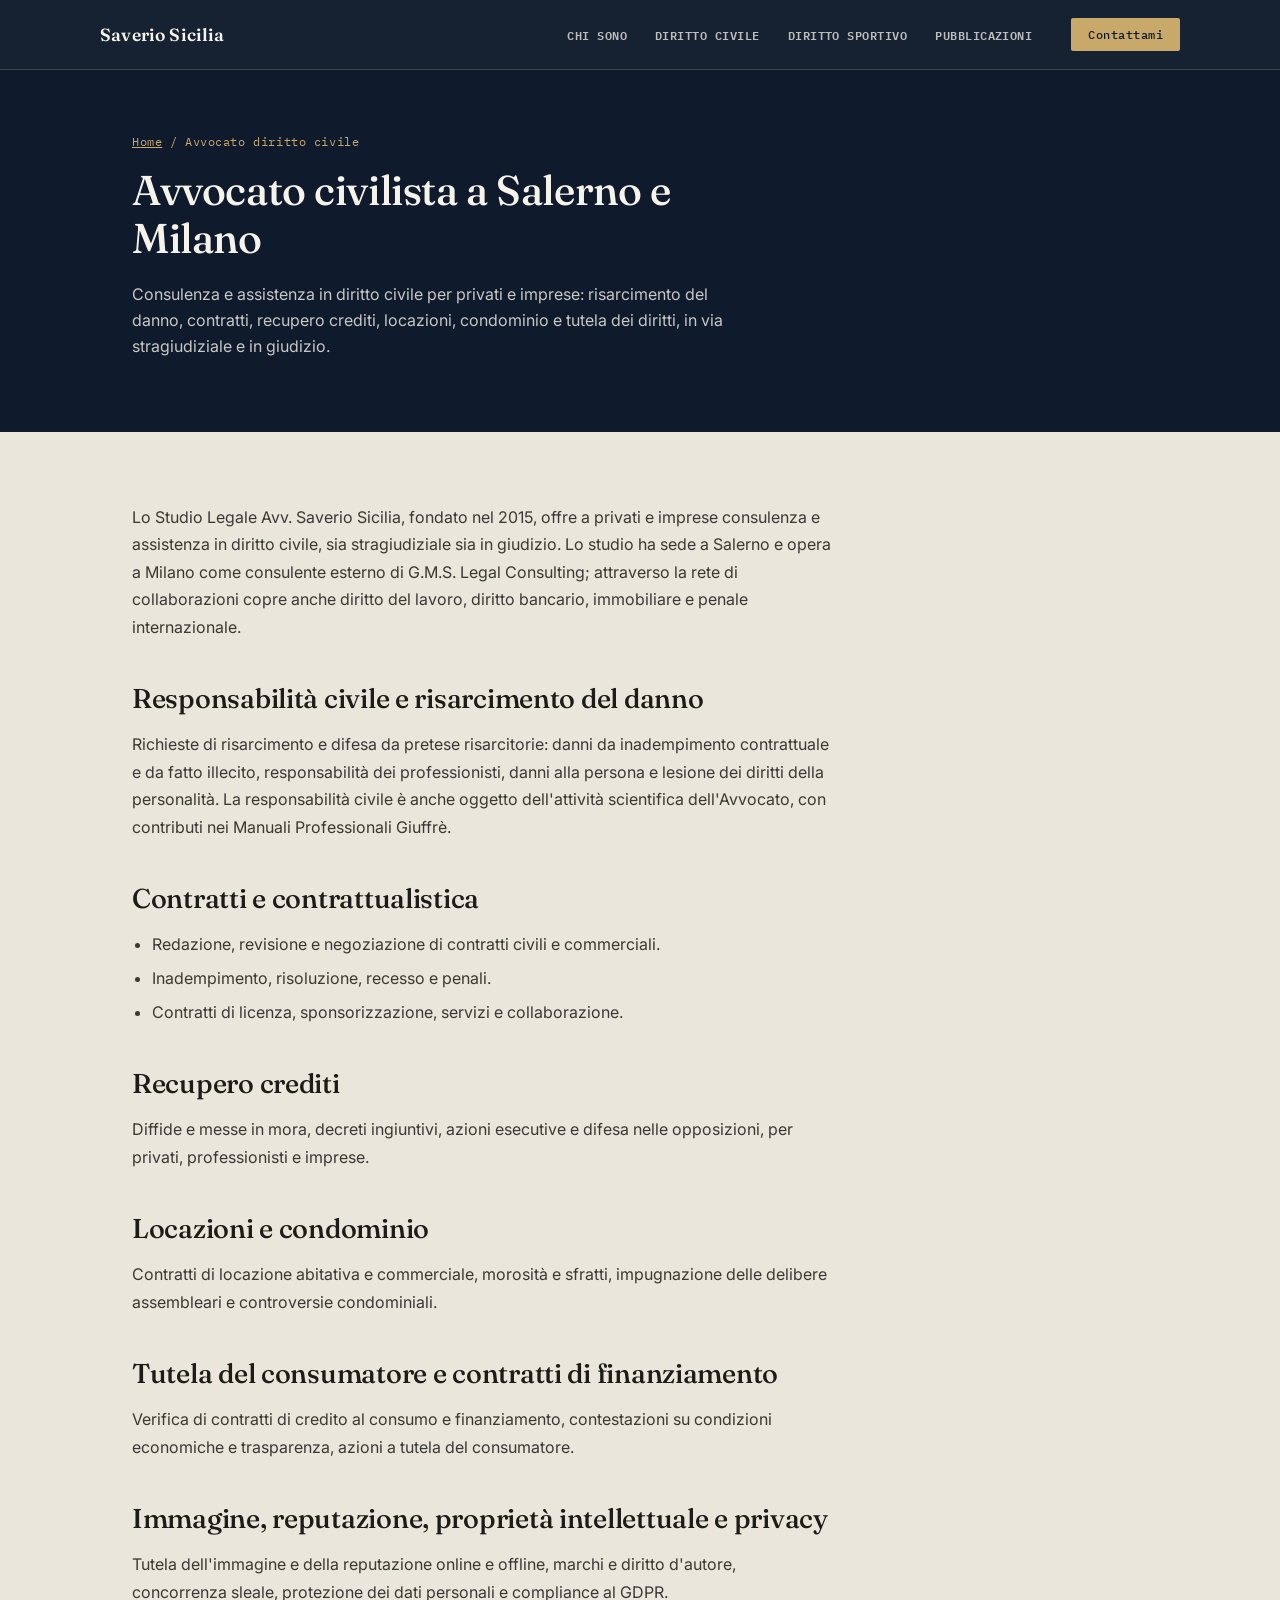
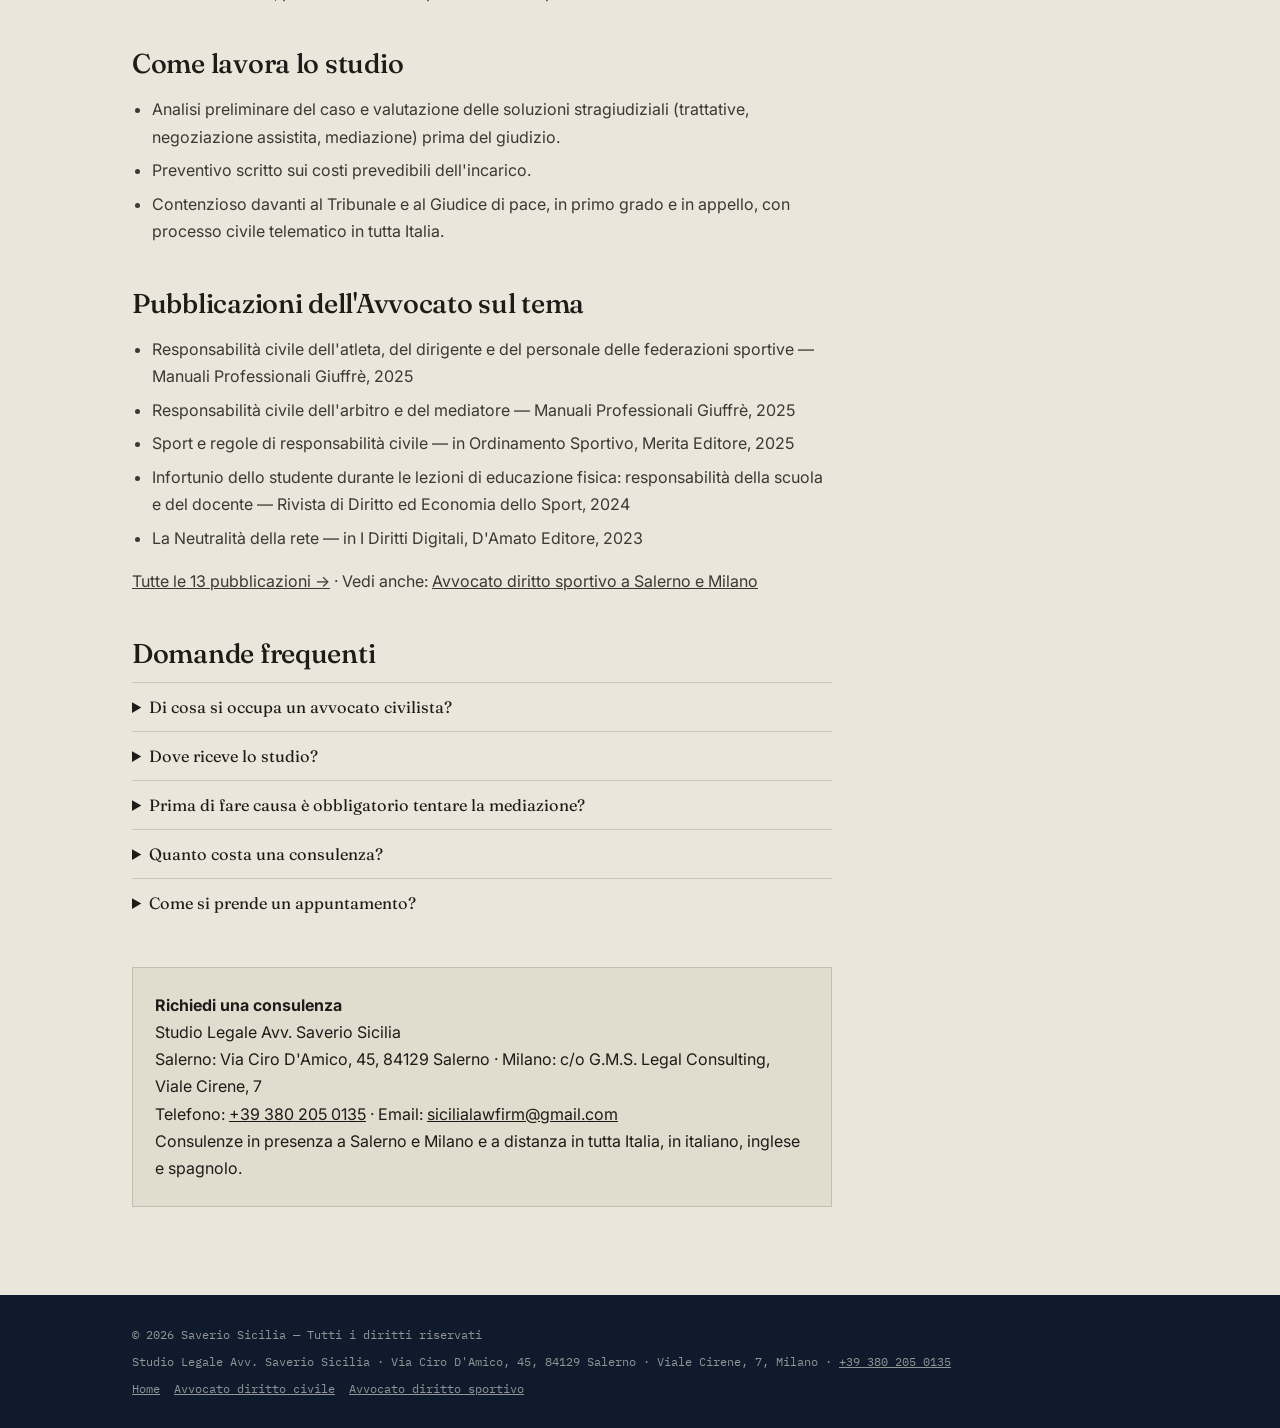
<file: avvocato-diritto-civile/index.html>
<!DOCTYPE html>
<html lang="it">
<head>
<meta charset="UTF-8">
<meta name="viewport" content="width=device-width, initial-scale=1.0">
<link rel="icon" href="/favicon.ico" sizes="any">
<link rel="icon" href="/favicon.svg" type="image/svg+xml">
<link rel="apple-touch-icon" href="/apple-touch-icon.png">
<meta name="theme-color" content="#0F1B2D">
<title>Avvocato Diritto Civile a Salerno e Milano | Avv. Saverio Sicilia</title>
<meta name="description" content="Avvocato civilista a Salerno e Milano: responsabilità civile e risarcimento danni, contratti, recupero crediti, locazioni, condominio, tutela del consumatore, immagine e privacy. Studio Legale Avv. Saverio Sicilia.">
<meta name="author" content="Saverio Sicilia">
<meta name="robots" content="index, follow, max-image-preview:large">
<link rel="canonical" href="https://sicilialawfirm.it/avvocato-diritto-civile/">
<meta property="og:type" content="website">
<meta property="og:site_name" content="Studio Legale Avv. Saverio Sicilia">
<meta property="og:title" content="Avvocato Diritto Civile a Salerno e Milano | Avv. Saverio Sicilia">
<meta property="og:description" content="Avvocato civilista a Salerno e Milano: responsabilità civile e risarcimento danni, contratti, recupero crediti, locazioni, condominio, tutela del consumatore, immagine e privacy. Studio Legale Avv. Saverio Sicilia.">
<meta property="og:url" content="https://sicilialawfirm.it/avvocato-diritto-civile/">
<meta property="og:locale" content="it_IT">
<meta property="og:image" content="https://sicilialawfirm.it/img/og-studio-legale-saverio-sicilia.jpg">
<meta property="og:image:width" content="1200">
<meta property="og:image:height" content="630">
<meta property="og:image:alt" content="Studio Legale Avv. Saverio Sicilia, Salerno e Milano">
<script type="application/ld+json">
{
 "@context": "https://schema.org",
 "@graph": [
  {
   "@type": "WebPage",
   "@id": "https://sicilialawfirm.it/avvocato-diritto-civile/",
   "url": "https://sicilialawfirm.it/avvocato-diritto-civile/",
   "name": "Avvocato Diritto Civile a Salerno e Milano | Avv. Saverio Sicilia",
   "description": "Avvocato civilista a Salerno e Milano: responsabilità civile e risarcimento danni, contratti, recupero crediti, locazioni, condominio, tutela del consumatore, immagine e privacy. Studio Legale Avv. Saverio Sicilia.",
   "inLanguage": "it-IT",
   "isPartOf": {
    "@id": "https://sicilialawfirm.it/#website"
   },
   "about": {
    "@id": "https://sicilialawfirm.it/#studio"
   },
   "breadcrumb": {
    "@id": "https://sicilialawfirm.it/avvocato-diritto-civile/#breadcrumb"
   }
  },
  {
   "@type": "BreadcrumbList",
   "@id": "https://sicilialawfirm.it/avvocato-diritto-civile/#breadcrumb",
   "itemListElement": [
    {
     "@type": "ListItem",
     "position": 1,
     "name": "Home",
     "item": "https://sicilialawfirm.it/"
    },
    {
     "@type": "ListItem",
     "position": 2,
     "name": "Avvocato diritto civile",
     "item": "https://sicilialawfirm.it/avvocato-diritto-civile/"
    }
   ]
  },
  {
   "@type": "Service",
   "name": "Avvocato diritto civile",
   "serviceType": "Avvocato diritto civile",
   "url": "https://sicilialawfirm.it/avvocato-diritto-civile/",
   "provider": {
    "@type": [
     "LegalService",
     "Attorney"
    ],
    "@id": "https://sicilialawfirm.it/#studio",
    "name": "Studio Legale Avv. Saverio Sicilia",
    "telephone": "+39 380 205 0135",
    "address": {
     "@type": "PostalAddress",
     "streetAddress": "Via Ciro D'Amico, 45",
     "postalCode": "84129", "addressLocality": "Salerno",
     "addressRegion": "SA",
     "addressCountry": "IT"
    }
   },
   "areaServed": [
    {
     "@type": "City",
     "name": "Salerno"
    },
    {
     "@type": "City",
     "name": "Milano"
    },
    {
     "@type": "Country",
     "name": "Italia"
    }
   ]
  },
  {
   "@type": "FAQPage",
   "mainEntity": [
    {
     "@type": "Question",
     "name": "Di cosa si occupa un avvocato civilista?",
     "acceptedAnswer": {
      "@type": "Answer",
      "text": "Assiste privati e imprese nelle controversie e nei rapporti regolati dal diritto civile: contratti, risarcimento del danno, recupero crediti, locazioni, condominio, diritti della persona, proprietà intellettuale e tutela del consumatore, sia in via stragiudiziale sia in giudizio."
     }
    },
    {
     "@type": "Question",
     "name": "Dove riceve lo studio?",
     "acceptedAnswer": {
      "@type": "Answer",
      "text": "A Salerno in Via Ciro D'Amico, 45 (84129) e a Milano presso G.M.S. Legal Consulting, Viale Cirene, 7. Per molte pratiche è possibile lavorare anche a distanza, in tutta Italia."
     }
    },
    {
     "@type": "Question",
     "name": "Prima di fare causa è obbligatorio tentare la mediazione?",
     "acceptedAnswer": {
      "@type": "Answer",
      "text": "Per diverse materie sì: tra queste condominio, locazioni, diritti reali, contratti bancari, assicurativi e finanziari e risarcimento del danno da responsabilità medica. In questi casi la mediazione è condizione di procedibilità della domanda. Lo studio verifica caso per caso il percorso corretto."
     }
    },
    {
     "@type": "Question",
     "name": "Quanto costa una consulenza?",
     "acceptedAnswer": {
      "@type": "Answer",
      "text": "Il costo dipende dalla complessità della pratica. Prima di iniziare lo studio comunica per iscritto la prevedibile misura del compenso, così il cliente può decidere con chiarezza."
     }
    },
    {
     "@type": "Question",
     "name": "Come si prende un appuntamento?",
     "acceptedAnswer": {
      "@type": "Answer",
      "text": "Telefonando al +39 380 205 0135, scrivendo a sicilialawfirm@gmail.com o tramite il modulo di contatto del sito."
     }
    }
   ]
  }
 ]
}
</script>
<link rel="preconnect" href="https://fonts.googleapis.com">
<link href="https://fonts.googleapis.com/css2?family=Fraunces:opsz,wght@9..144,300;9..144,400;9..144,500;9..144,600&family=Inter:wght@400;500;600;700&family=IBM+Plex+Mono:wght@400;500&display=swap" rel="stylesheet">
<link rel="stylesheet" href="/assets/style.css">
</head>
<body>
<header>
  <div class="wrap navbar">
    <a href="/" class="brand">Saverio Sicilia</a>
    <button class="nav-toggle" id="navToggle" aria-expanded="false" aria-controls="navLinks">MENU</button>
    <div class="navbar-right">
      <ul class="links" id="navLinks">
        <li><a href="/#chi-sono">Chi sono</a></li>
        <li><a href="/avvocato-diritto-civile/">Diritto civile</a></li>
        <li><a href="/avvocato-diritto-sportivo/">Diritto sportivo</a></li>
        <li><a href="/#pubblicazioni">Pubblicazioni</a></li>
      </ul>
      <a href="/#contatti" class="btn btn-primary nav-cta">Contattami</a>
    </div>
  </div>
</header>

<section class="page-hero">
  <div class="wrap">
    <div class="crumbs"><a href="/">Home</a> / Avvocato diritto civile</div>
    <h1>Avvocato civilista a Salerno e Milano</h1>
    <p>Consulenza e assistenza in diritto civile per privati e imprese: risarcimento del danno, contratti, recupero crediti, locazioni, condominio e tutela dei diritti, in via stragiudiziale e in giudizio.</p>
  </div>
</section>
<main class="wrap">
  <article class="prose">

    <p>Lo Studio Legale Avv. Saverio Sicilia, fondato nel 2015, offre a privati e imprese consulenza e assistenza in diritto civile, sia stragiudiziale sia in giudizio. Lo studio ha sede a Salerno e opera a Milano come consulente esterno di G.M.S. Legal Consulting; attraverso la rete di collaborazioni copre anche diritto del lavoro, diritto bancario, immobiliare e penale internazionale.</p>

    <h2>Responsabilità civile e risarcimento del danno</h2>
    <p>Richieste di risarcimento e difesa da pretese risarcitorie: danni da inadempimento contrattuale e da fatto illecito, responsabilità dei professionisti, danni alla persona e lesione dei diritti della personalità. La responsabilità civile è anche oggetto dell'attività scientifica dell'Avvocato, con contributi nei Manuali Professionali Giuffrè.</p>

    <h2>Contratti e contrattualistica</h2>
    <ul>
      <li>Redazione, revisione e negoziazione di contratti civili e commerciali.</li>
      <li>Inadempimento, risoluzione, recesso e penali.</li>
      <li>Contratti di licenza, sponsorizzazione, servizi e collaborazione.</li>
    </ul>

    <h2>Recupero crediti</h2>
    <p>Diffide e messe in mora, decreti ingiuntivi, azioni esecutive e difesa nelle opposizioni, per privati, professionisti e imprese.</p>

    <h2>Locazioni e condominio</h2>
    <p>Contratti di locazione abitativa e commerciale, morosità e sfratti, impugnazione delle delibere assembleari e controversie condominiali.</p>

    <h2>Tutela del consumatore e contratti di finanziamento</h2>
    <p>Verifica di contratti di credito al consumo e finanziamento, contestazioni su condizioni economiche e trasparenza, azioni a tutela del consumatore.</p>

    <h2>Immagine, reputazione, proprietà intellettuale e privacy</h2>
    <p>Tutela dell'immagine e della reputazione online e offline, marchi e diritto d'autore, concorrenza sleale, protezione dei dati personali e compliance al GDPR.</p>

    <h2>Come lavora lo studio</h2>
    <ul>
      <li>Analisi preliminare del caso e valutazione delle soluzioni stragiudiziali (trattative, negoziazione assistita, mediazione) prima del giudizio.</li>
      <li>Preventivo scritto sui costi prevedibili dell'incarico.</li>
      <li>Contenzioso davanti al Tribunale e al Giudice di pace, in primo grado e in appello, con processo civile telematico in tutta Italia.</li>
    </ul>

    <h2 id="pubblicazioni-correlate">Pubblicazioni dell'Avvocato sul tema</h2>
    <ul>
      <li>Responsabilità civile dell'atleta, del dirigente e del personale delle federazioni sportive — Manuali Professionali Giuffrè, 2025</li>
      <li>Responsabilità civile dell'arbitro e del mediatore — Manuali Professionali Giuffrè, 2025</li>
      <li>Sport e regole di responsabilità civile — in Ordinamento Sportivo, Merita Editore, 2025</li>
      <li>Infortunio dello studente durante le lezioni di educazione fisica: responsabilità della scuola e del docente — Rivista di Diritto ed Economia dello Sport, 2024</li>
      <li>La Neutralità della rete — in I Diritti Digitali, D'Amato Editore, 2023</li>
    </ul>
    <p><a href="/#pubblicazioni">Tutte le 13 pubblicazioni →</a> · Vedi anche: <a href="/avvocato-diritto-sportivo/">Avvocato diritto sportivo a Salerno e Milano</a></p>

    <h2>Domande frequenti</h2>
    <div class="faq"><details><summary>Di cosa si occupa un avvocato civilista?</summary><p>Assiste privati e imprese nelle controversie e nei rapporti regolati dal diritto civile: contratti, risarcimento del danno, recupero crediti, locazioni, condominio, diritti della persona, proprietà intellettuale e tutela del consumatore, sia in via stragiudiziale sia in giudizio.</p></details><details><summary>Dove riceve lo studio?</summary><p>A Salerno in Via Ciro D'Amico, 45 (84129) e a Milano presso G.M.S. Legal Consulting, Viale Cirene, 7. Per molte pratiche è possibile lavorare anche a distanza, in tutta Italia.</p></details><details><summary>Prima di fare causa è obbligatorio tentare la mediazione?</summary><p>Per diverse materie sì: tra queste condominio, locazioni, diritti reali, contratti bancari, assicurativi e finanziari e risarcimento del danno da responsabilità medica. In questi casi la mediazione è condizione di procedibilità della domanda. Lo studio verifica caso per caso il percorso corretto.</p></details><details><summary>Quanto costa una consulenza?</summary><p>Il costo dipende dalla complessità della pratica. Prima di iniziare lo studio comunica per iscritto la prevedibile misura del compenso, così il cliente può decidere con chiarezza.</p></details><details><summary>Come si prende un appuntamento?</summary><p>Telefonando al +39 380 205 0135, scrivendo a sicilialawfirm@gmail.com o tramite il modulo di contatto del sito.</p></details></div>
    
<div class="contact-box">
  <strong>Richiedi una consulenza</strong><br>
  Studio Legale Avv. Saverio Sicilia<br>
  Salerno: Via Ciro D'Amico, 45, 84129 Salerno · Milano: c/o G.M.S. Legal Consulting, Viale Cirene, 7<br>
  Telefono: <a href="tel:+393802050135">+39 380 205 0135</a> · Email: <a href="mailto:sicilialawfirm@gmail.com">sicilialawfirm@gmail.com</a><br>
  Consulenze in presenza a Salerno e Milano e a distanza in tutta Italia, in italiano, inglese e spagnolo.
</div>

  </article>
</main>

<footer>
  <div class="wrap">
    <span>© <span id="y"></span> Saverio Sicilia — Tutti i diritti riservati</span>
    <span>Studio Legale Avv. Saverio Sicilia · Via Ciro D'Amico, 45, 84129 Salerno · Viale Cirene, 7, Milano · <a href="tel:+393802050135" style="color:inherit">+39 380 205 0135</a></span>
    <span class="footer-links"><a href="/">Home</a><a href="/avvocato-diritto-civile/">Avvocato diritto civile</a><a href="/avvocato-diritto-sportivo/">Avvocato diritto sportivo</a></span>
  </div>
</footer>
<script>
  document.getElementById('y').textContent = new Date().getFullYear();
  const t = document.getElementById('navToggle'), l = document.getElementById('navLinks');
  t.addEventListener('click', () => t.setAttribute('aria-expanded', l.classList.toggle('open')));
</script>
</body>
</html>
</file>
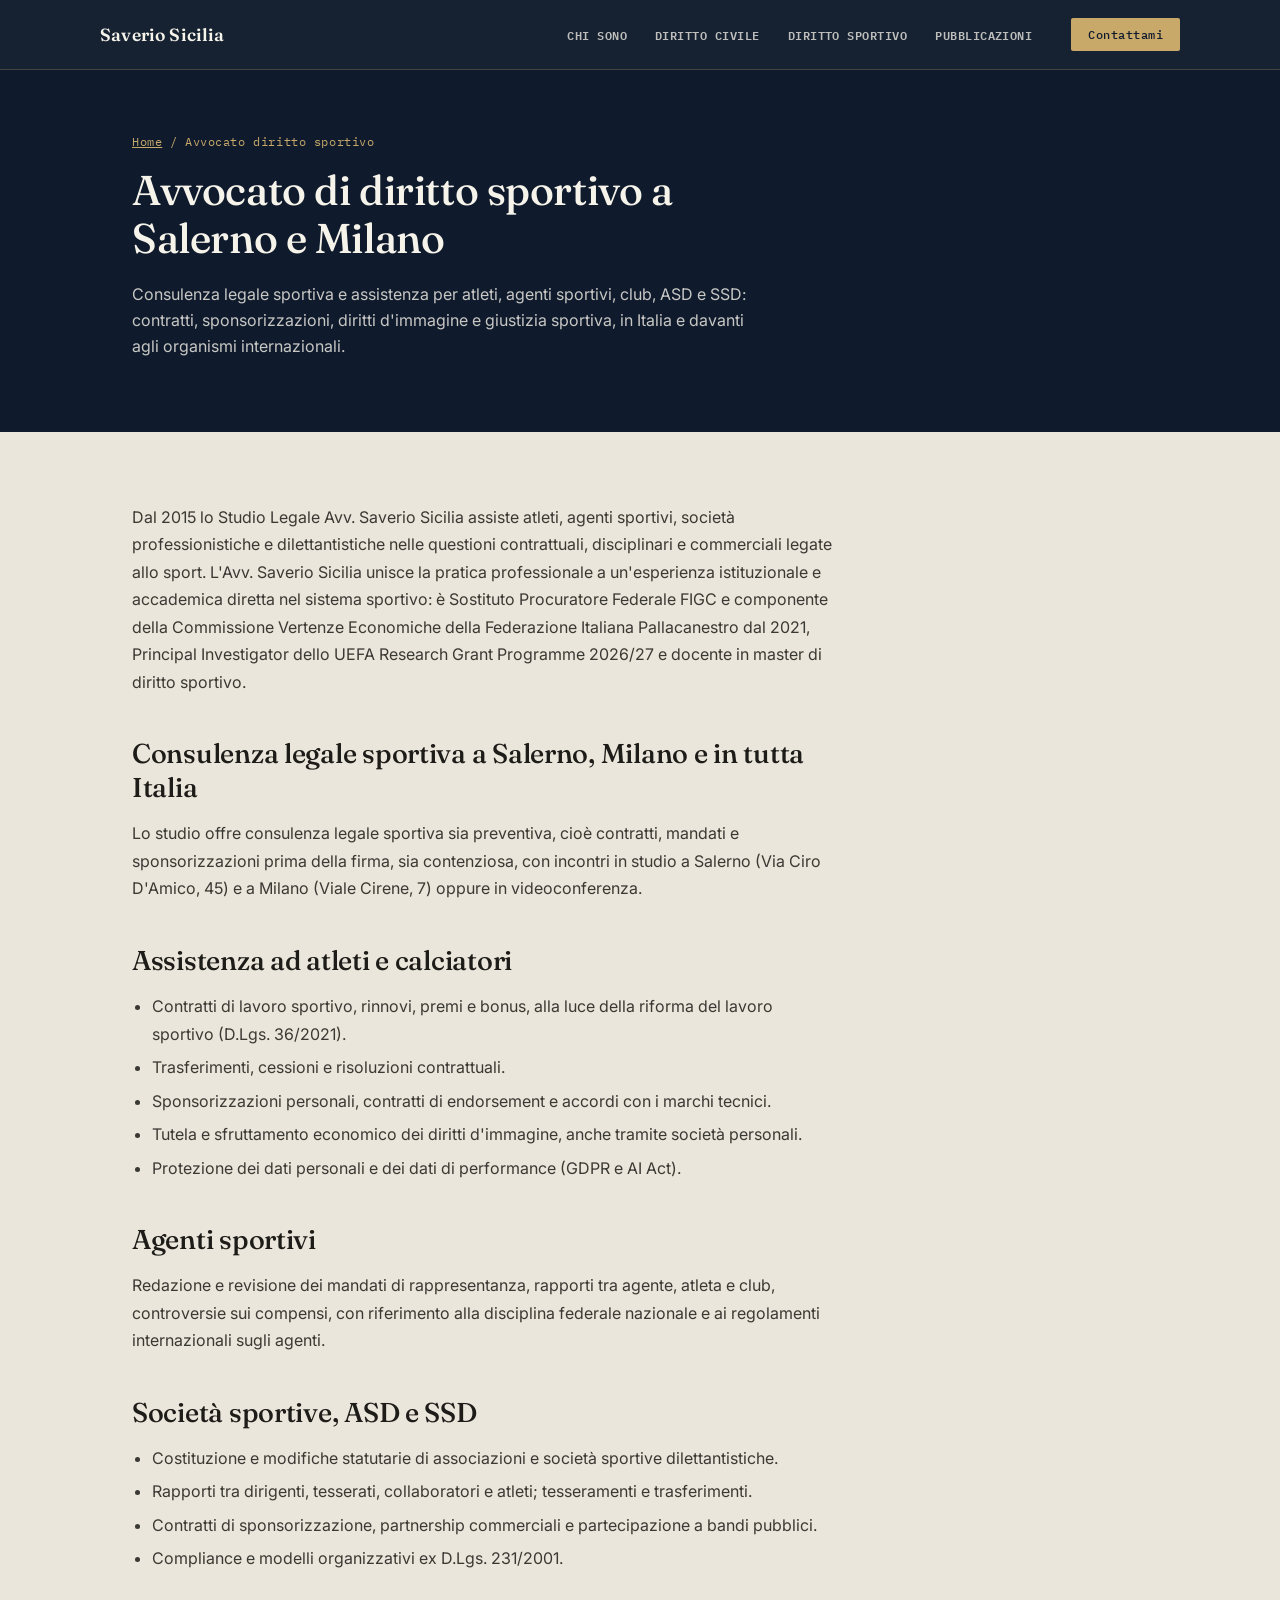
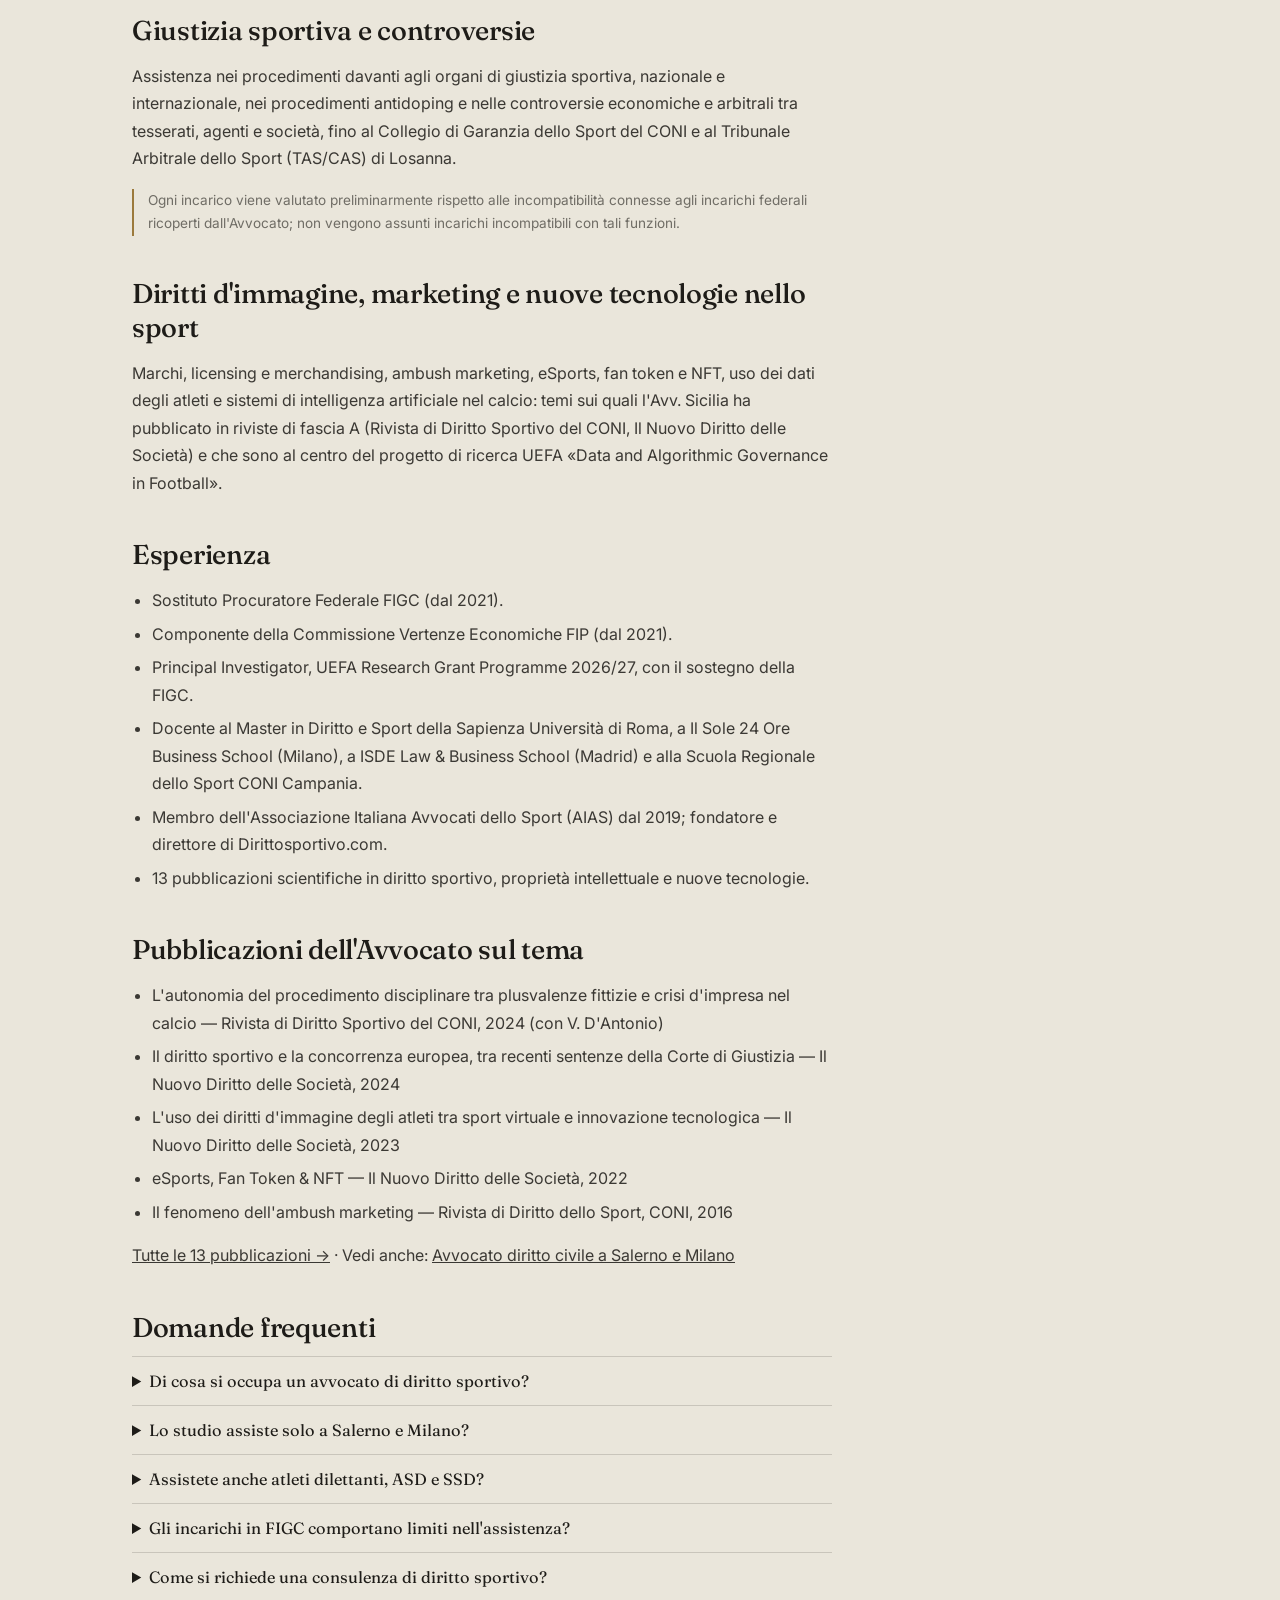
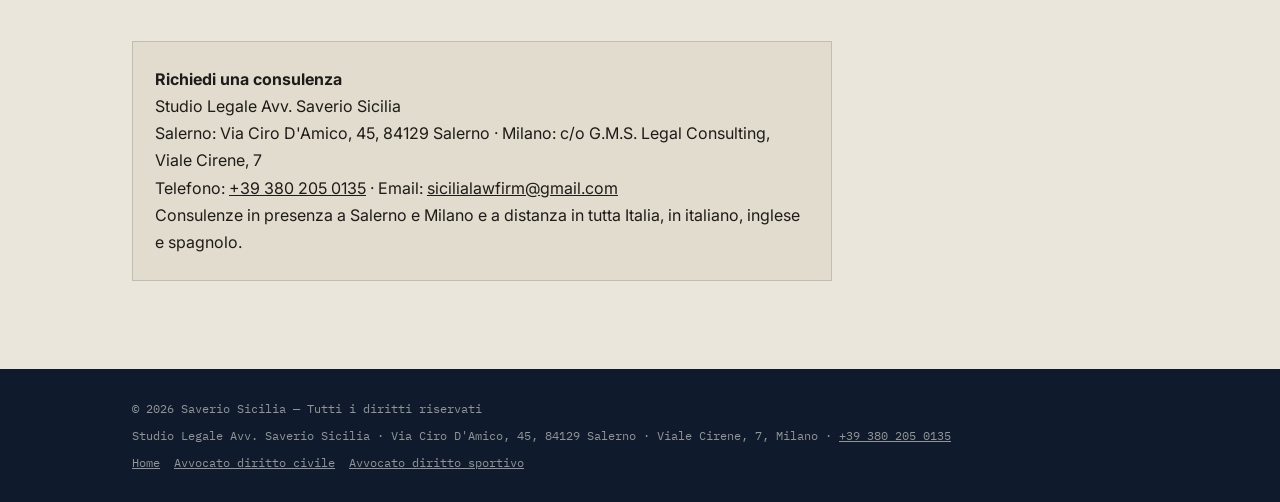
<file: avvocato-diritto-sportivo/index.html>
<!DOCTYPE html>
<html lang="it">
<head>
<meta charset="UTF-8">
<meta name="viewport" content="width=device-width, initial-scale=1.0">
<link rel="icon" href="/favicon.ico" sizes="any">
<link rel="icon" href="/favicon.svg" type="image/svg+xml">
<link rel="apple-touch-icon" href="/apple-touch-icon.png">
<meta name="theme-color" content="#0F1B2D">
<title>Avvocato Diritto Sportivo Salerno e Milano – Consulenza Legale Sportiva | Avv. Saverio Sicilia</title>
<meta name="description" content="Avvocato di diritto sportivo a Salerno e Milano: contratti di lavoro sportivo, agenti, sponsorizzazioni, diritti d'immagine, ASD e SSD, giustizia sportiva, TAS e antidoping. Studio Legale Avv. Saverio Sicilia.">
<meta name="author" content="Saverio Sicilia">
<meta name="robots" content="index, follow, max-image-preview:large">
<link rel="canonical" href="https://sicilialawfirm.it/avvocato-diritto-sportivo/">
<meta property="og:type" content="website">
<meta property="og:site_name" content="Studio Legale Avv. Saverio Sicilia">
<meta property="og:title" content="Avvocato Diritto Sportivo Salerno e Milano – Consulenza Legale Sportiva | Avv. Saverio Sicilia">
<meta property="og:description" content="Avvocato di diritto sportivo a Salerno e Milano: contratti di lavoro sportivo, agenti, sponsorizzazioni, diritti d'immagine, ASD e SSD, giustizia sportiva, TAS e antidoping. Studio Legale Avv. Saverio Sicilia.">
<meta property="og:url" content="https://sicilialawfirm.it/avvocato-diritto-sportivo/">
<meta property="og:locale" content="it_IT">
<meta property="og:image" content="https://sicilialawfirm.it/img/og-studio-legale-saverio-sicilia.jpg">
<meta property="og:image:width" content="1200">
<meta property="og:image:height" content="630">
<meta property="og:image:alt" content="Studio Legale Avv. Saverio Sicilia, Salerno e Milano">
<script type="application/ld+json">
{
 "@context": "https://schema.org",
 "@graph": [
  {
   "@type": "WebPage",
   "@id": "https://sicilialawfirm.it/avvocato-diritto-sportivo/",
   "url": "https://sicilialawfirm.it/avvocato-diritto-sportivo/",
   "name": "Avvocato Diritto Sportivo Salerno e Milano – Consulenza Legale Sportiva | Avv. Saverio Sicilia",
   "description": "Avvocato di diritto sportivo a Salerno e Milano: contratti di lavoro sportivo, agenti, sponsorizzazioni, diritti d'immagine, ASD e SSD, giustizia sportiva, TAS e antidoping. Studio Legale Avv. Saverio Sicilia.",
   "inLanguage": "it-IT",
   "isPartOf": {
    "@id": "https://sicilialawfirm.it/#website"
   },
   "about": {
    "@id": "https://sicilialawfirm.it/#studio"
   },
   "breadcrumb": {
    "@id": "https://sicilialawfirm.it/avvocato-diritto-sportivo/#breadcrumb"
   }
  },
  {
   "@type": "BreadcrumbList",
   "@id": "https://sicilialawfirm.it/avvocato-diritto-sportivo/#breadcrumb",
   "itemListElement": [
    {
     "@type": "ListItem",
     "position": 1,
     "name": "Home",
     "item": "https://sicilialawfirm.it/"
    },
    {
     "@type": "ListItem",
     "position": 2,
     "name": "Avvocato diritto sportivo",
     "item": "https://sicilialawfirm.it/avvocato-diritto-sportivo/"
    }
   ]
  },
  {
   "@type": "Service",
   "name": "Avvocato diritto sportivo",
   "serviceType": "Avvocato diritto sportivo",
   "url": "https://sicilialawfirm.it/avvocato-diritto-sportivo/",
   "provider": {
    "@type": [
     "LegalService",
     "Attorney"
    ],
    "@id": "https://sicilialawfirm.it/#studio",
    "name": "Studio Legale Avv. Saverio Sicilia",
    "telephone": "+39 380 205 0135",
    "address": {
     "@type": "PostalAddress",
     "streetAddress": "Via Ciro D'Amico, 45",
     "postalCode": "84129", "addressLocality": "Salerno",
     "addressRegion": "SA",
     "addressCountry": "IT"
    }
   },
   "areaServed": [
    {
     "@type": "City",
     "name": "Salerno"
    },
    {
     "@type": "City",
     "name": "Milano"
    },
    {
     "@type": "Country",
     "name": "Italia"
    }
   ]
  },
  {
   "@type": "FAQPage",
   "mainEntity": [
    {
     "@type": "Question",
     "name": "Di cosa si occupa un avvocato di diritto sportivo?",
     "acceptedAnswer": {
      "@type": "Answer",
      "text": "Assiste atleti, agenti, società e associazioni sportive nei contratti di lavoro sportivo, nei trasferimenti, nelle sponsorizzazioni e nei diritti d'immagine, nei rapporti con le federazioni e nei procedimenti davanti agli organi di giustizia sportiva e antidoping."
     }
    },
    {
     "@type": "Question",
     "name": "Lo studio assiste solo a Salerno e Milano?",
     "acceptedAnswer": {
      "@type": "Answer",
      "text": "No. Lo Studio Legale Avv. Saverio Sicilia ha sede a Salerno (Via Ciro D'Amico, 45, 84129) e opera a Milano presso G.M.S. Legal Consulting (Viale Cirene, 7), ma assiste clienti in tutta Italia e all'estero, anche con consulenze a distanza in italiano, inglese e spagnolo."
     }
    },
    {
     "@type": "Question",
     "name": "Assistete anche atleti dilettanti, ASD e SSD?",
     "acceptedAnswer": {
      "@type": "Answer",
      "text": "Sì. Lo studio segue sia il settore professionistico sia quello dilettantistico: statuti, rapporti con collaboratori e tesserati, sponsorizzazioni, bandi pubblici e controversie."
     }
    },
    {
     "@type": "Question",
     "name": "Gli incarichi in FIGC comportano limiti nell'assistenza?",
     "acceptedAnswer": {
      "@type": "Answer",
      "text": "Sì, alcuni incarichi istituzionali comportano incompatibilità. Ogni richiesta viene valutata preliminarmente e non vengono accettati incarichi incompatibili con le funzioni ricoperte, a tutela del cliente e dell'imparzialità degli organi sportivi."
     }
    },
    {
     "@type": "Question",
     "name": "Come si richiede una consulenza di diritto sportivo?",
     "acceptedAnswer": {
      "@type": "Answer",
      "text": "Telefonando al +39 380 205 0135, scrivendo a sicilialawfirm@gmail.com o compilando il modulo di contatto del sito. Il primo contatto serve a inquadrare il caso e a fornire un preventivo scritto."
     }
    }
   ]
  }
 ]
}
</script>
<link rel="preconnect" href="https://fonts.googleapis.com">
<link href="https://fonts.googleapis.com/css2?family=Fraunces:opsz,wght@9..144,300;9..144,400;9..144,500;9..144,600&family=Inter:wght@400;500;600;700&family=IBM+Plex+Mono:wght@400;500&display=swap" rel="stylesheet">
<link rel="stylesheet" href="/assets/style.css">
</head>
<body>
<header>
  <div class="wrap navbar">
    <a href="/" class="brand">Saverio Sicilia</a>
    <button class="nav-toggle" id="navToggle" aria-expanded="false" aria-controls="navLinks">MENU</button>
    <div class="navbar-right">
      <ul class="links" id="navLinks">
        <li><a href="/#chi-sono">Chi sono</a></li>
        <li><a href="/avvocato-diritto-civile/">Diritto civile</a></li>
        <li><a href="/avvocato-diritto-sportivo/">Diritto sportivo</a></li>
        <li><a href="/#pubblicazioni">Pubblicazioni</a></li>
      </ul>
      <a href="/#contatti" class="btn btn-primary nav-cta">Contattami</a>
    </div>
  </div>
</header>

<section class="page-hero">
  <div class="wrap">
    <div class="crumbs"><a href="/">Home</a> / Avvocato diritto sportivo</div>
    <h1>Avvocato di diritto sportivo a Salerno e Milano</h1>
    <p>Consulenza legale sportiva e assistenza per atleti, agenti sportivi, club, ASD e SSD: contratti, sponsorizzazioni, diritti d'immagine e giustizia sportiva, in Italia e davanti agli organismi internazionali.</p>
  </div>
</section>
<main class="wrap">
  <article class="prose">

    <p>Dal 2015 lo Studio Legale Avv. Saverio Sicilia assiste atleti, agenti sportivi, società professionistiche e dilettantistiche nelle questioni contrattuali, disciplinari e commerciali legate allo sport. L'Avv. Saverio Sicilia unisce la pratica professionale a un'esperienza istituzionale e accademica diretta nel sistema sportivo: è Sostituto Procuratore Federale FIGC e componente della Commissione Vertenze Economiche della Federazione Italiana Pallacanestro dal 2021, Principal Investigator dello UEFA Research Grant Programme 2026/27 e docente in master di diritto sportivo.</p>

    <h2>Consulenza legale sportiva a Salerno, Milano e in tutta Italia</h2>
    <p>Lo studio offre consulenza legale sportiva sia preventiva, cioè contratti, mandati e sponsorizzazioni prima della firma, sia contenziosa, con incontri in studio a Salerno (Via Ciro D'Amico, 45) e a Milano (Viale Cirene, 7) oppure in videoconferenza.</p>
    <h2>Assistenza ad atleti e calciatori</h2>
    <ul>
      <li>Contratti di lavoro sportivo, rinnovi, premi e bonus, alla luce della riforma del lavoro sportivo (D.Lgs. 36/2021).</li>
      <li>Trasferimenti, cessioni e risoluzioni contrattuali.</li>
      <li>Sponsorizzazioni personali, contratti di endorsement e accordi con i marchi tecnici.</li>
      <li>Tutela e sfruttamento economico dei diritti d'immagine, anche tramite società personali.</li>
      <li>Protezione dei dati personali e dei dati di performance (GDPR e AI Act).</li>
    </ul>

    <h2>Agenti sportivi</h2>
    <p>Redazione e revisione dei mandati di rappresentanza, rapporti tra agente, atleta e club, controversie sui compensi, con riferimento alla disciplina federale nazionale e ai regolamenti internazionali sugli agenti.</p>

    <h2>Società sportive, ASD e SSD</h2>
    <ul>
      <li>Costituzione e modifiche statutarie di associazioni e società sportive dilettantistiche.</li>
      <li>Rapporti tra dirigenti, tesserati, collaboratori e atleti; tesseramenti e trasferimenti.</li>
      <li>Contratti di sponsorizzazione, partnership commerciali e partecipazione a bandi pubblici.</li>
      <li>Compliance e modelli organizzativi ex D.Lgs. 231/2001.</li>
    </ul>

    <h2>Giustizia sportiva e controversie</h2>
    <p>Assistenza nei procedimenti davanti agli organi di giustizia sportiva, nazionale e internazionale, nei procedimenti antidoping e nelle controversie economiche e arbitrali tra tesserati, agenti e società, fino al Collegio di Garanzia dello Sport del CONI e al Tribunale Arbitrale dello Sport (TAS/CAS) di Losanna.</p>
    <p class="note">Ogni incarico viene valutato preliminarmente rispetto alle incompatibilità connesse agli incarichi federali ricoperti dall'Avvocato; non vengono assunti incarichi incompatibili con tali funzioni.</p>

    <h2>Diritti d'immagine, marketing e nuove tecnologie nello sport</h2>
    <p>Marchi, licensing e merchandising, ambush marketing, eSports, fan token e NFT, uso dei dati degli atleti e sistemi di intelligenza artificiale nel calcio: temi sui quali l'Avv. Sicilia ha pubblicato in riviste di fascia A (Rivista di Diritto Sportivo del CONI, Il Nuovo Diritto delle Società) e che sono al centro del progetto di ricerca UEFA «Data and Algorithmic Governance in Football».</p>

    <h2>Esperienza</h2>
    <ul>
      <li>Sostituto Procuratore Federale FIGC (dal 2021).</li>
      <li>Componente della Commissione Vertenze Economiche FIP (dal 2021).</li>
      <li>Principal Investigator, UEFA Research Grant Programme 2026/27, con il sostegno della FIGC.</li>
      <li>Docente al Master in Diritto e Sport della Sapienza Università di Roma, a Il Sole 24 Ore Business School (Milano), a ISDE Law &amp; Business School (Madrid) e alla Scuola Regionale dello Sport CONI Campania.</li>
      <li>Membro dell'Associazione Italiana Avvocati dello Sport (AIAS) dal 2019; fondatore e direttore di Dirittosportivo.com.</li>
      <li>13 pubblicazioni scientifiche in diritto sportivo, proprietà intellettuale e nuove tecnologie.</li>
    </ul>

    <h2 id="pubblicazioni-correlate">Pubblicazioni dell'Avvocato sul tema</h2>
    <ul>
      <li>L'autonomia del procedimento disciplinare tra plusvalenze fittizie e crisi d'impresa nel calcio — Rivista di Diritto Sportivo del CONI, 2024 (con V. D'Antonio)</li>
      <li>Il diritto sportivo e la concorrenza europea, tra recenti sentenze della Corte di Giustizia — Il Nuovo Diritto delle Società, 2024</li>
      <li>L'uso dei diritti d'immagine degli atleti tra sport virtuale e innovazione tecnologica — Il Nuovo Diritto delle Società, 2023</li>
      <li>eSports, Fan Token & NFT — Il Nuovo Diritto delle Società, 2022</li>
      <li>Il fenomeno dell'ambush marketing — Rivista di Diritto dello Sport, CONI, 2016</li>
    </ul>
    <p><a href="/#pubblicazioni">Tutte le 13 pubblicazioni →</a> · Vedi anche: <a href="/avvocato-diritto-civile/">Avvocato diritto civile a Salerno e Milano</a></p>

    <h2>Domande frequenti</h2>
    <div class="faq"><details><summary>Di cosa si occupa un avvocato di diritto sportivo?</summary><p>Assiste atleti, agenti, società e associazioni sportive nei contratti di lavoro sportivo, nei trasferimenti, nelle sponsorizzazioni e nei diritti d'immagine, nei rapporti con le federazioni e nei procedimenti davanti agli organi di giustizia sportiva e antidoping.</p></details><details><summary>Lo studio assiste solo a Salerno e Milano?</summary><p>No. Lo Studio Legale Avv. Saverio Sicilia ha sede a Salerno (Via Ciro D'Amico, 45, 84129) e opera a Milano presso G.M.S. Legal Consulting (Viale Cirene, 7), ma assiste clienti in tutta Italia e all'estero, anche con consulenze a distanza in italiano, inglese e spagnolo.</p></details><details><summary>Assistete anche atleti dilettanti, ASD e SSD?</summary><p>Sì. Lo studio segue sia il settore professionistico sia quello dilettantistico: statuti, rapporti con collaboratori e tesserati, sponsorizzazioni, bandi pubblici e controversie.</p></details><details><summary>Gli incarichi in FIGC comportano limiti nell'assistenza?</summary><p>Sì, alcuni incarichi istituzionali comportano incompatibilità. Ogni richiesta viene valutata preliminarmente e non vengono accettati incarichi incompatibili con le funzioni ricoperte, a tutela del cliente e dell'imparzialità degli organi sportivi.</p></details><details><summary>Come si richiede una consulenza di diritto sportivo?</summary><p>Telefonando al +39 380 205 0135, scrivendo a sicilialawfirm@gmail.com o compilando il modulo di contatto del sito. Il primo contatto serve a inquadrare il caso e a fornire un preventivo scritto.</p></details></div>
    
<div class="contact-box">
  <strong>Richiedi una consulenza</strong><br>
  Studio Legale Avv. Saverio Sicilia<br>
  Salerno: Via Ciro D'Amico, 45, 84129 Salerno · Milano: c/o G.M.S. Legal Consulting, Viale Cirene, 7<br>
  Telefono: <a href="tel:+393802050135">+39 380 205 0135</a> · Email: <a href="mailto:sicilialawfirm@gmail.com">sicilialawfirm@gmail.com</a><br>
  Consulenze in presenza a Salerno e Milano e a distanza in tutta Italia, in italiano, inglese e spagnolo.
</div>

  </article>
</main>

<footer>
  <div class="wrap">
    <span>© <span id="y"></span> Saverio Sicilia — Tutti i diritti riservati</span>
    <span>Studio Legale Avv. Saverio Sicilia · Via Ciro D'Amico, 45, 84129 Salerno · Viale Cirene, 7, Milano · <a href="tel:+393802050135" style="color:inherit">+39 380 205 0135</a></span>
    <span class="footer-links"><a href="/">Home</a><a href="/avvocato-diritto-civile/">Avvocato diritto civile</a><a href="/avvocato-diritto-sportivo/">Avvocato diritto sportivo</a></span>
  </div>
</footer>
<script>
  document.getElementById('y').textContent = new Date().getFullYear();
  const t = document.getElementById('navToggle'), l = document.getElementById('navLinks');
  t.addEventListener('click', () => t.setAttribute('aria-expanded', l.classList.toggle('open')));
</script>
</body>
</html>
</file>
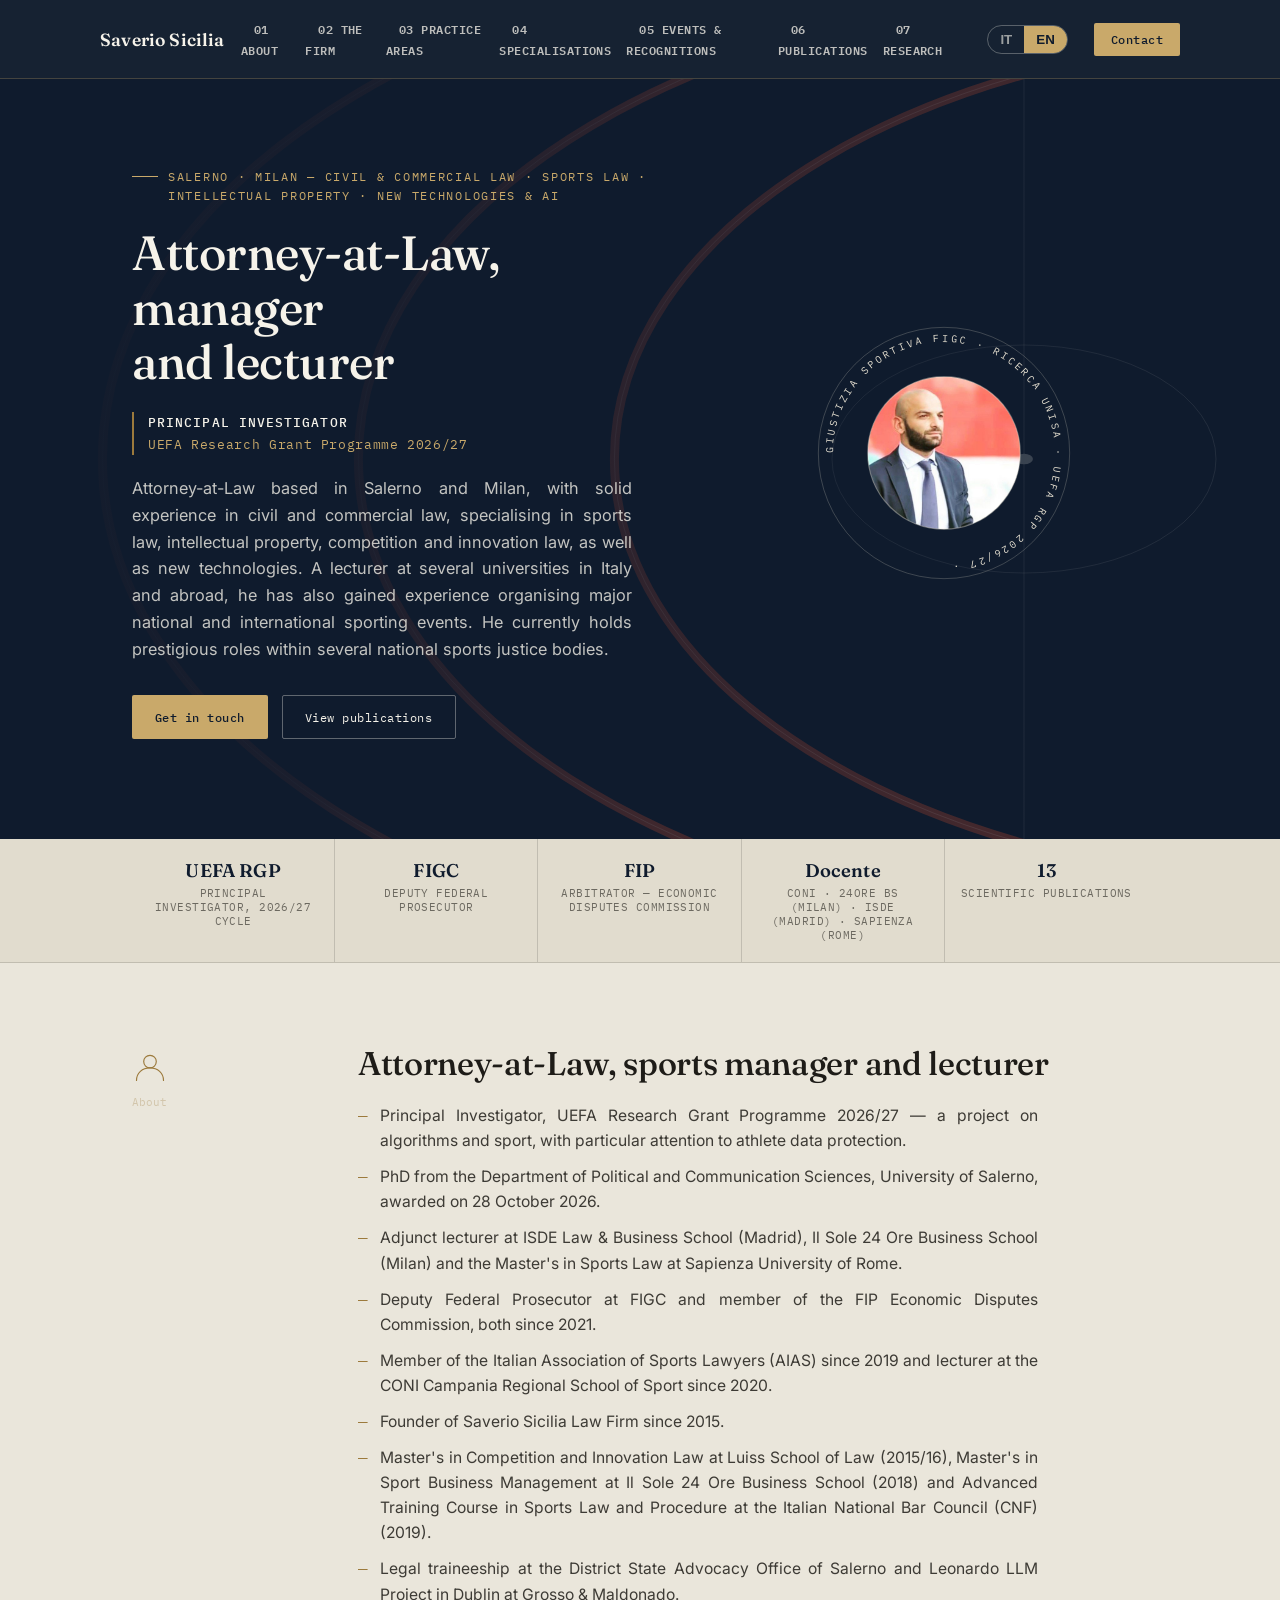
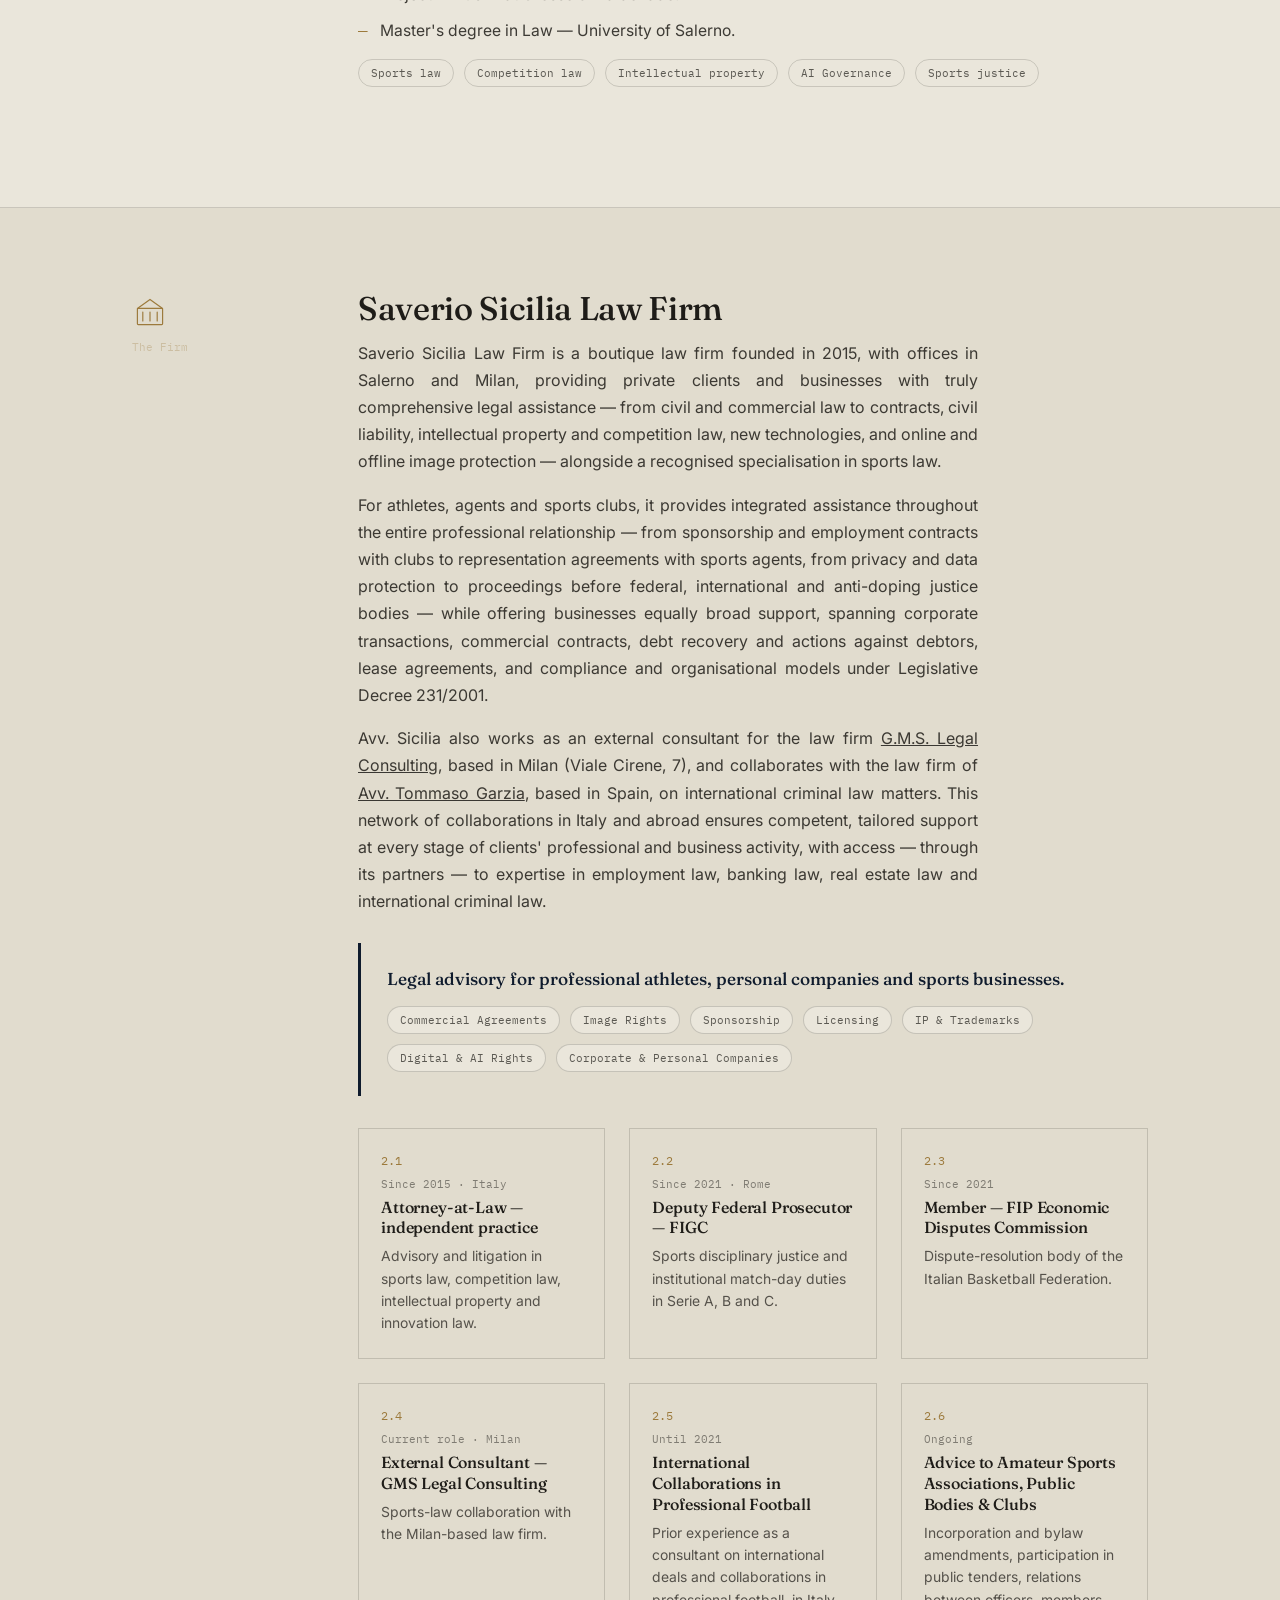
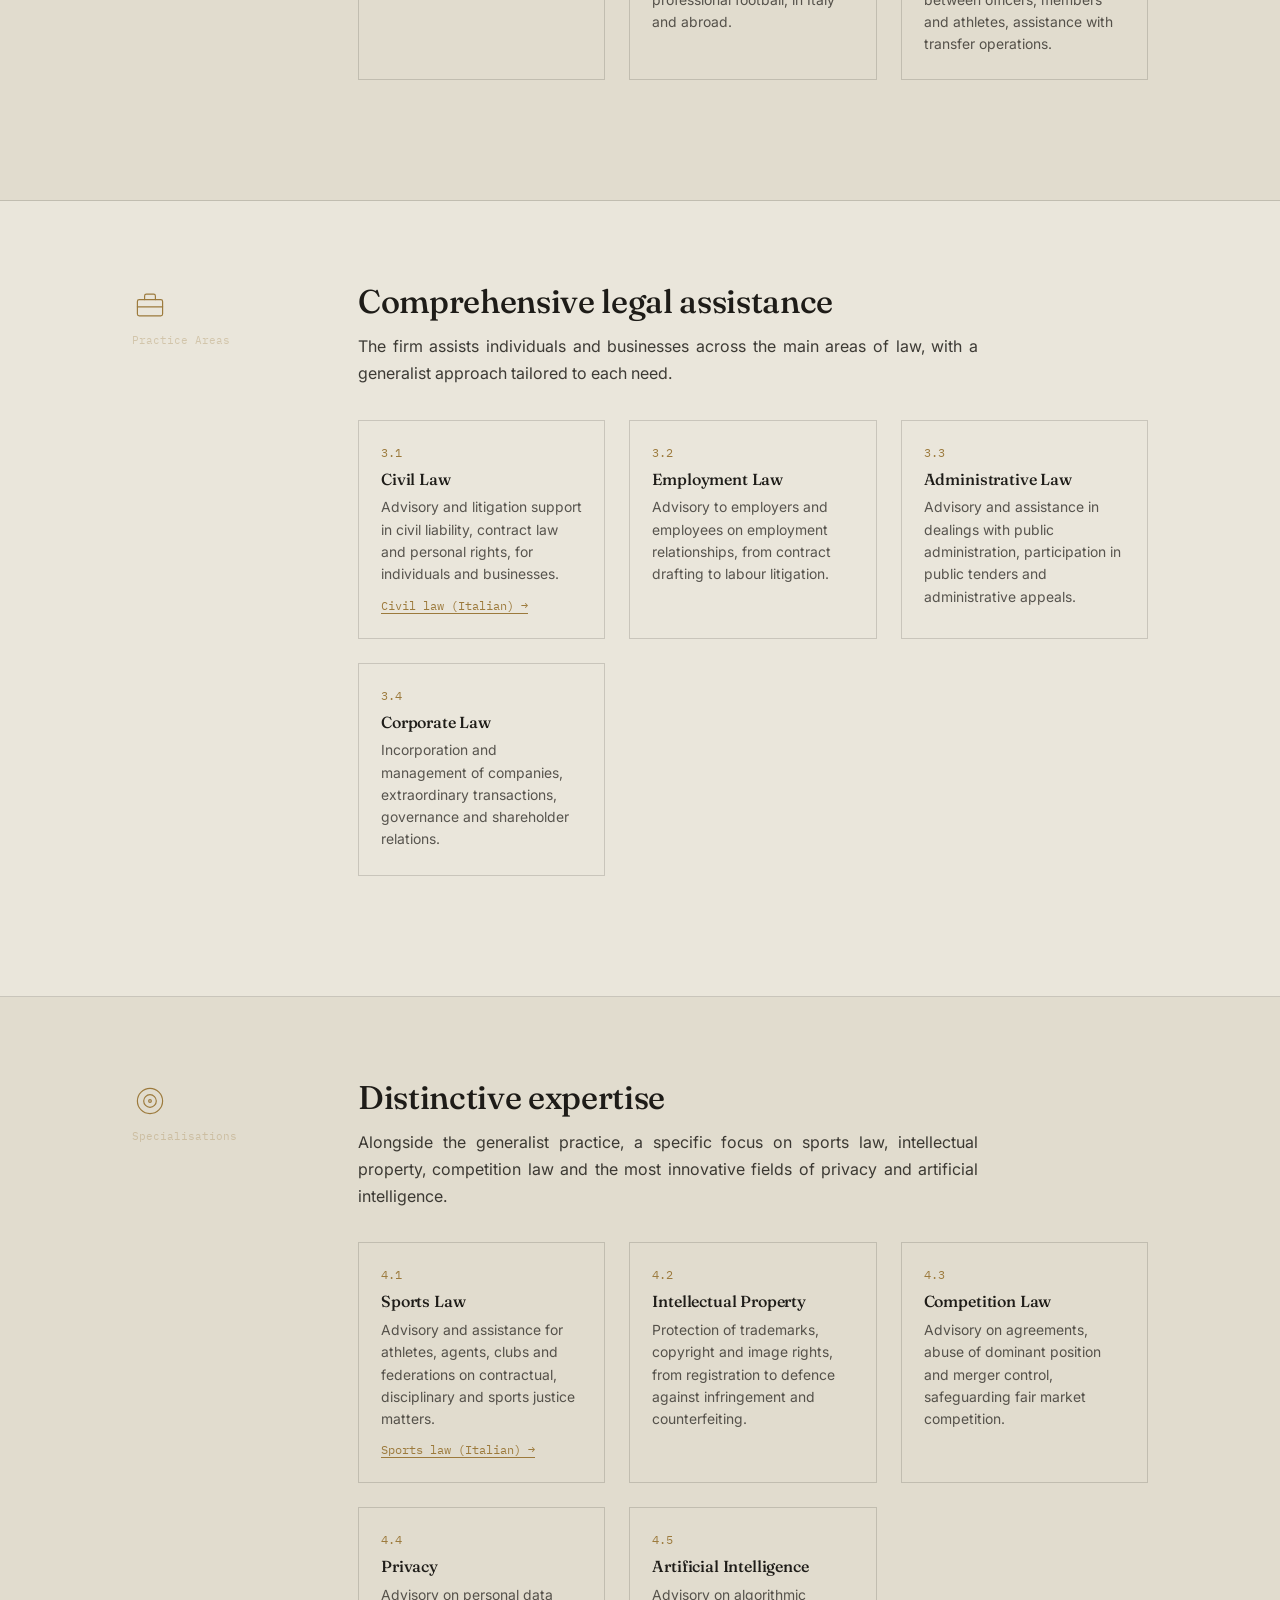
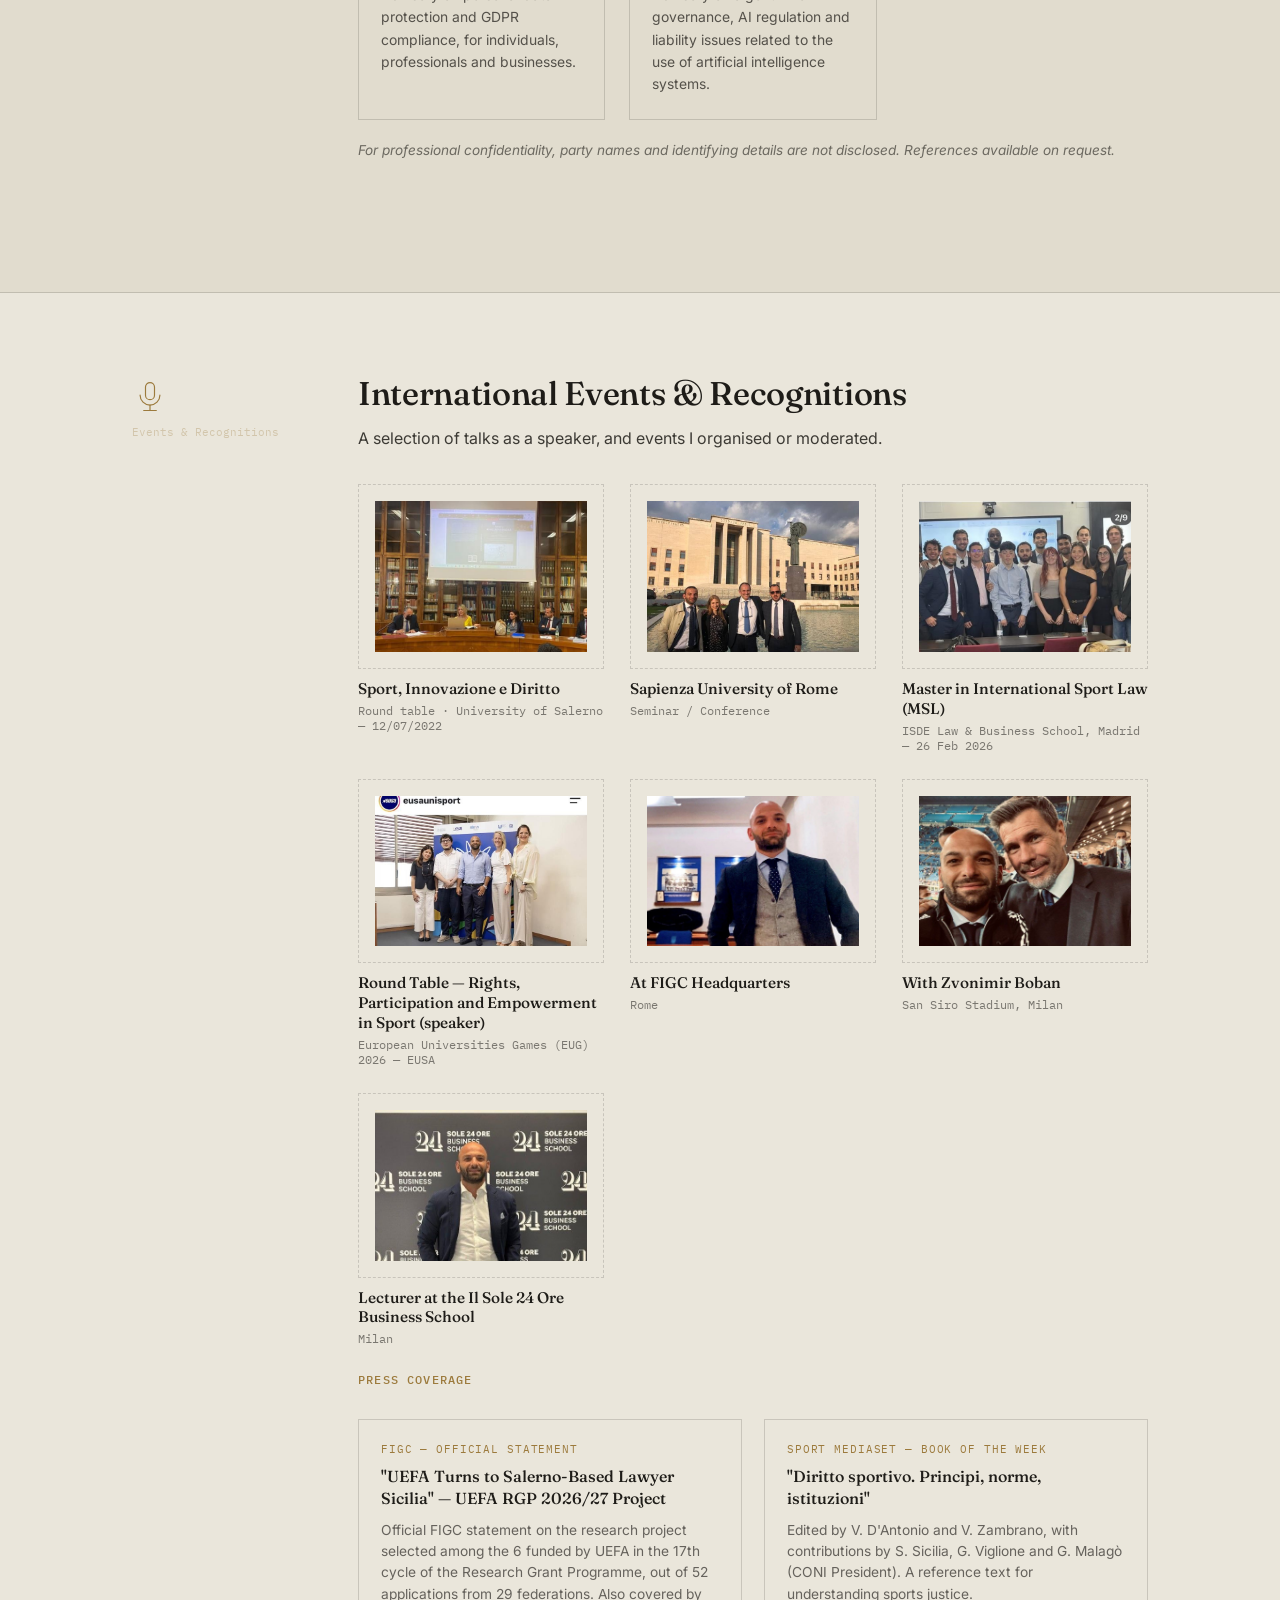
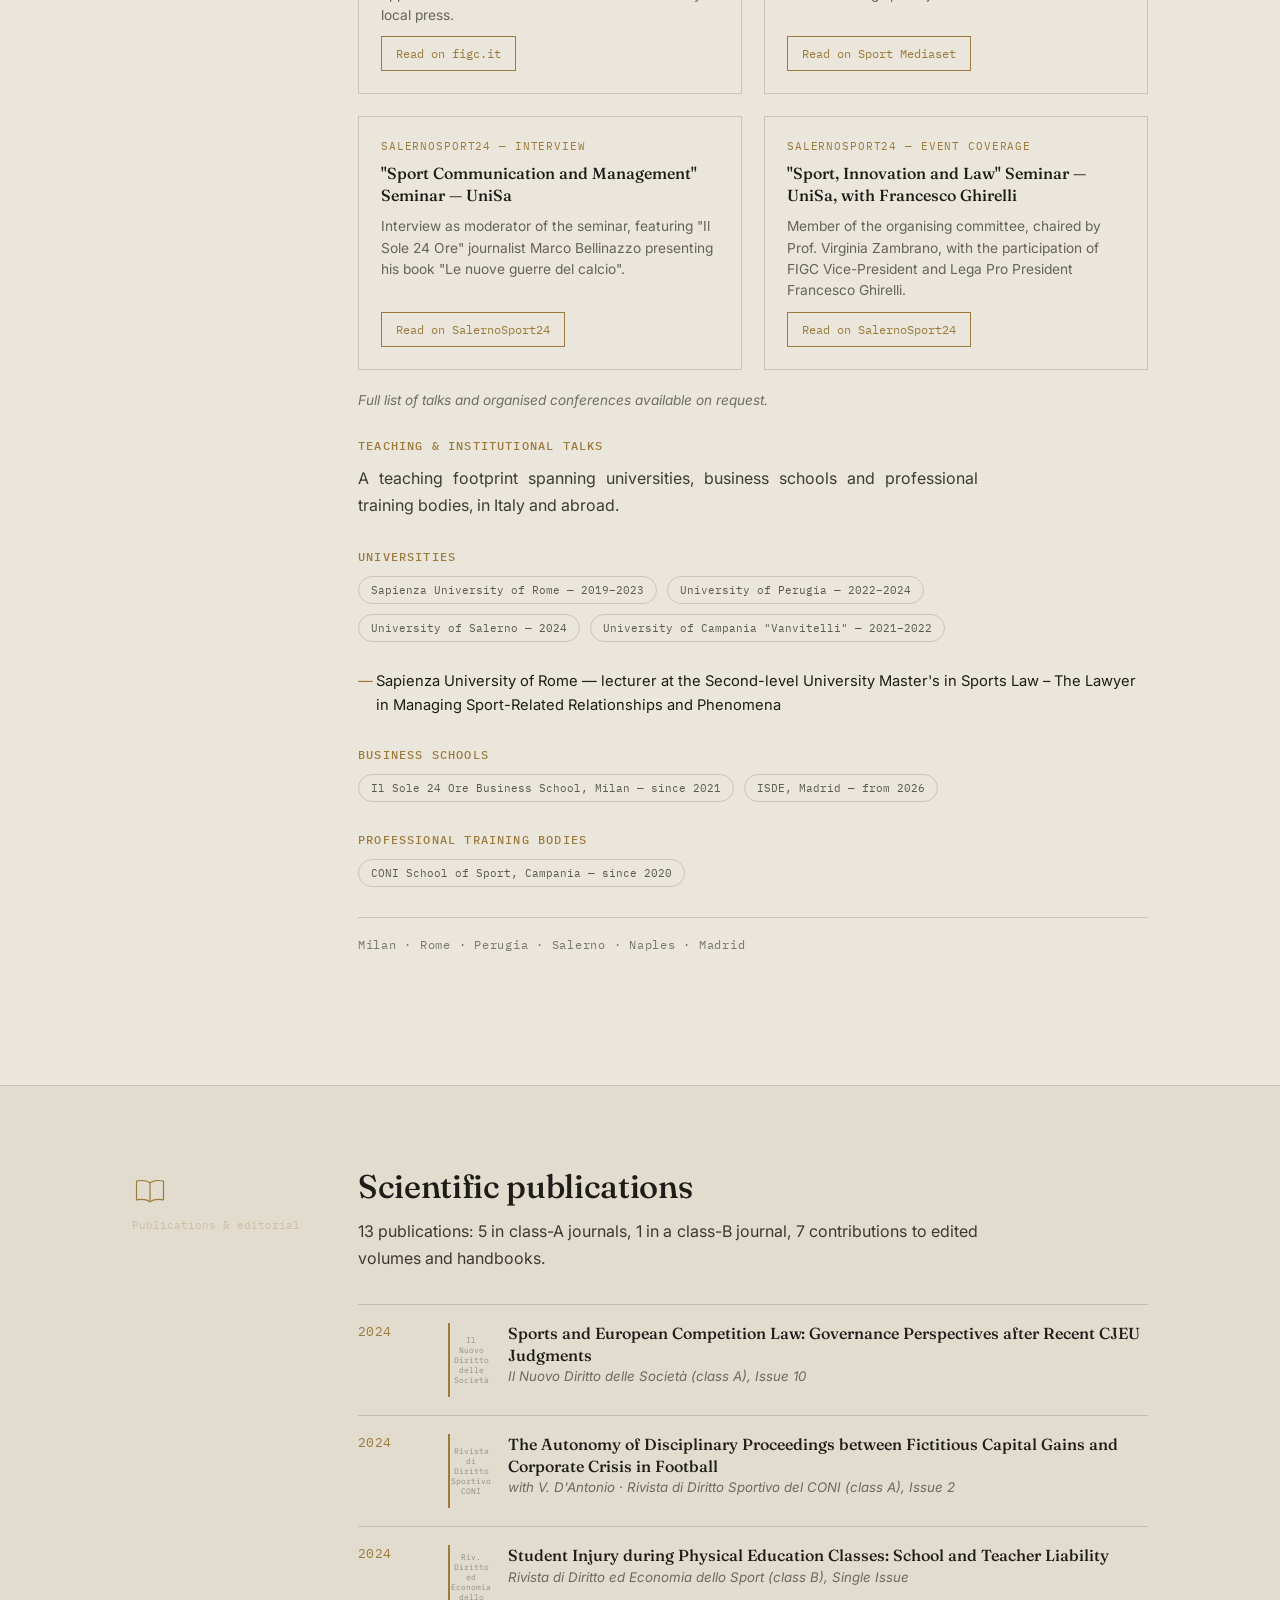
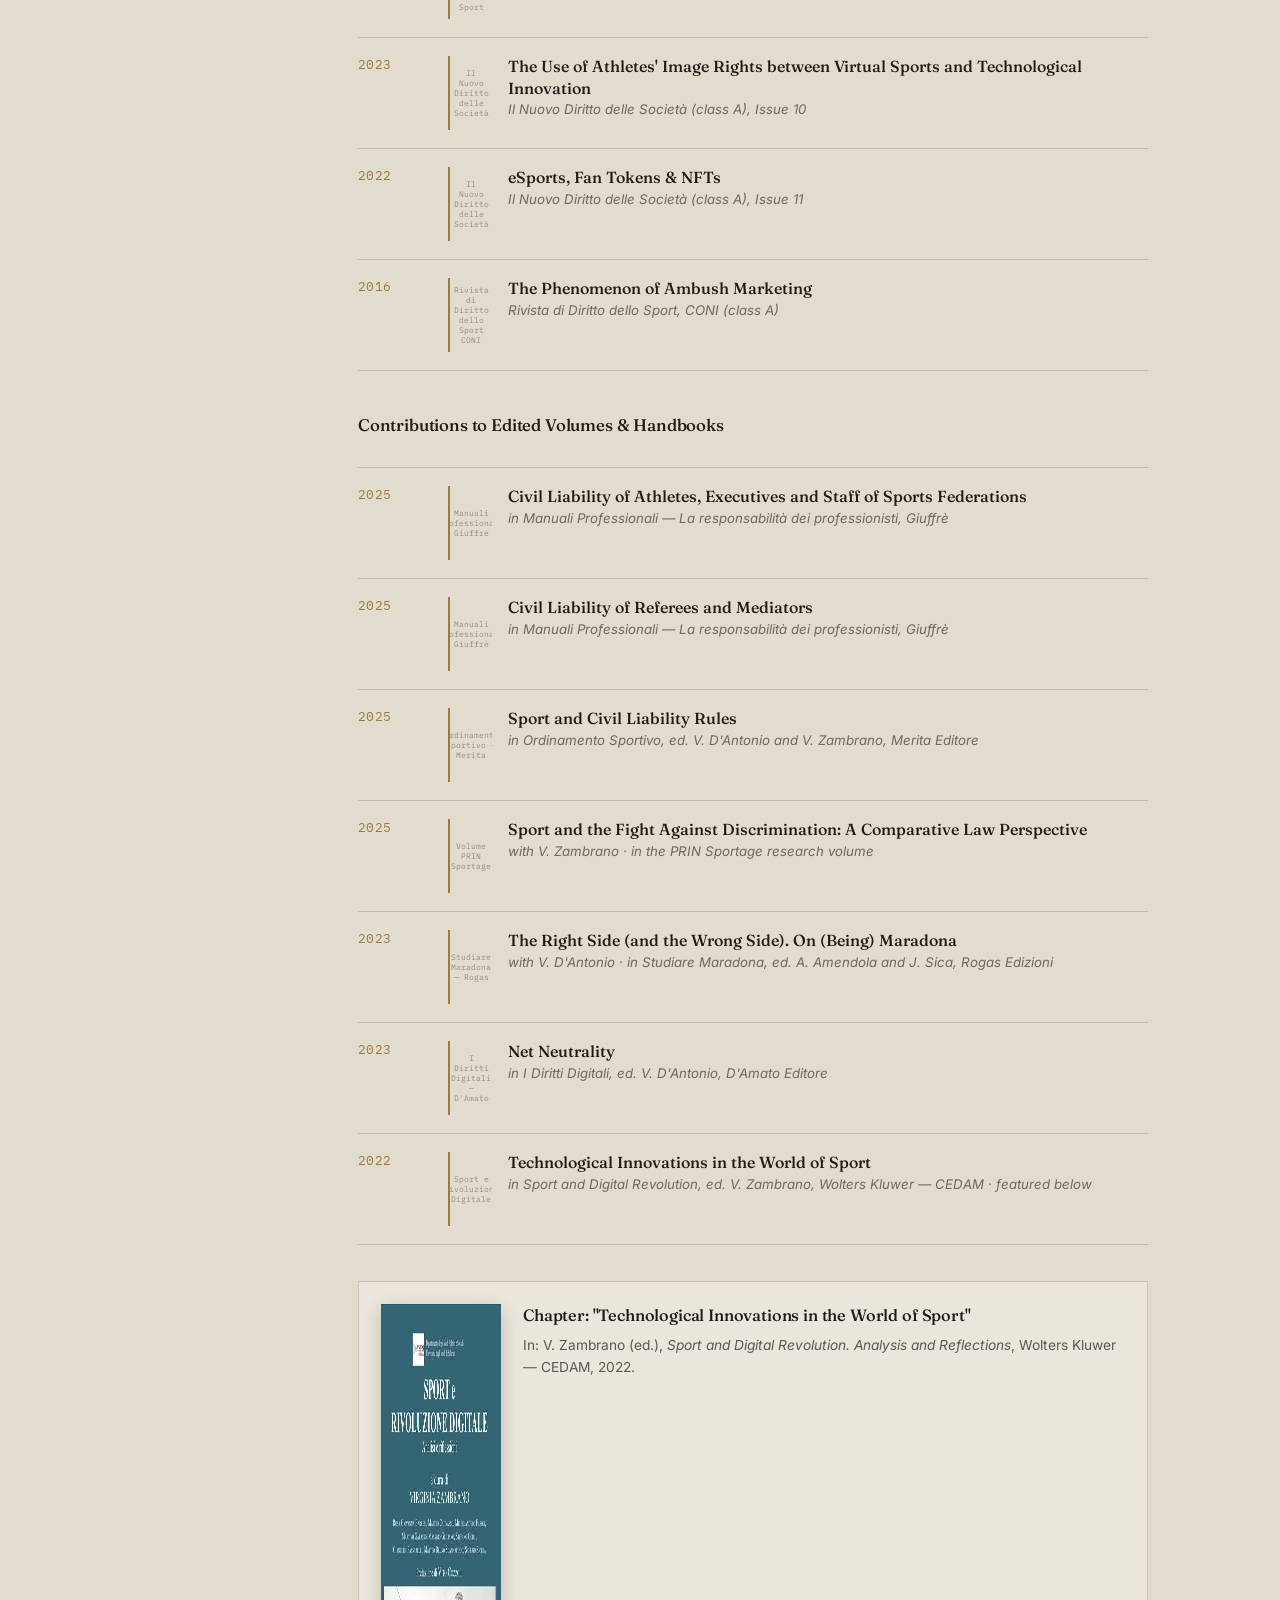
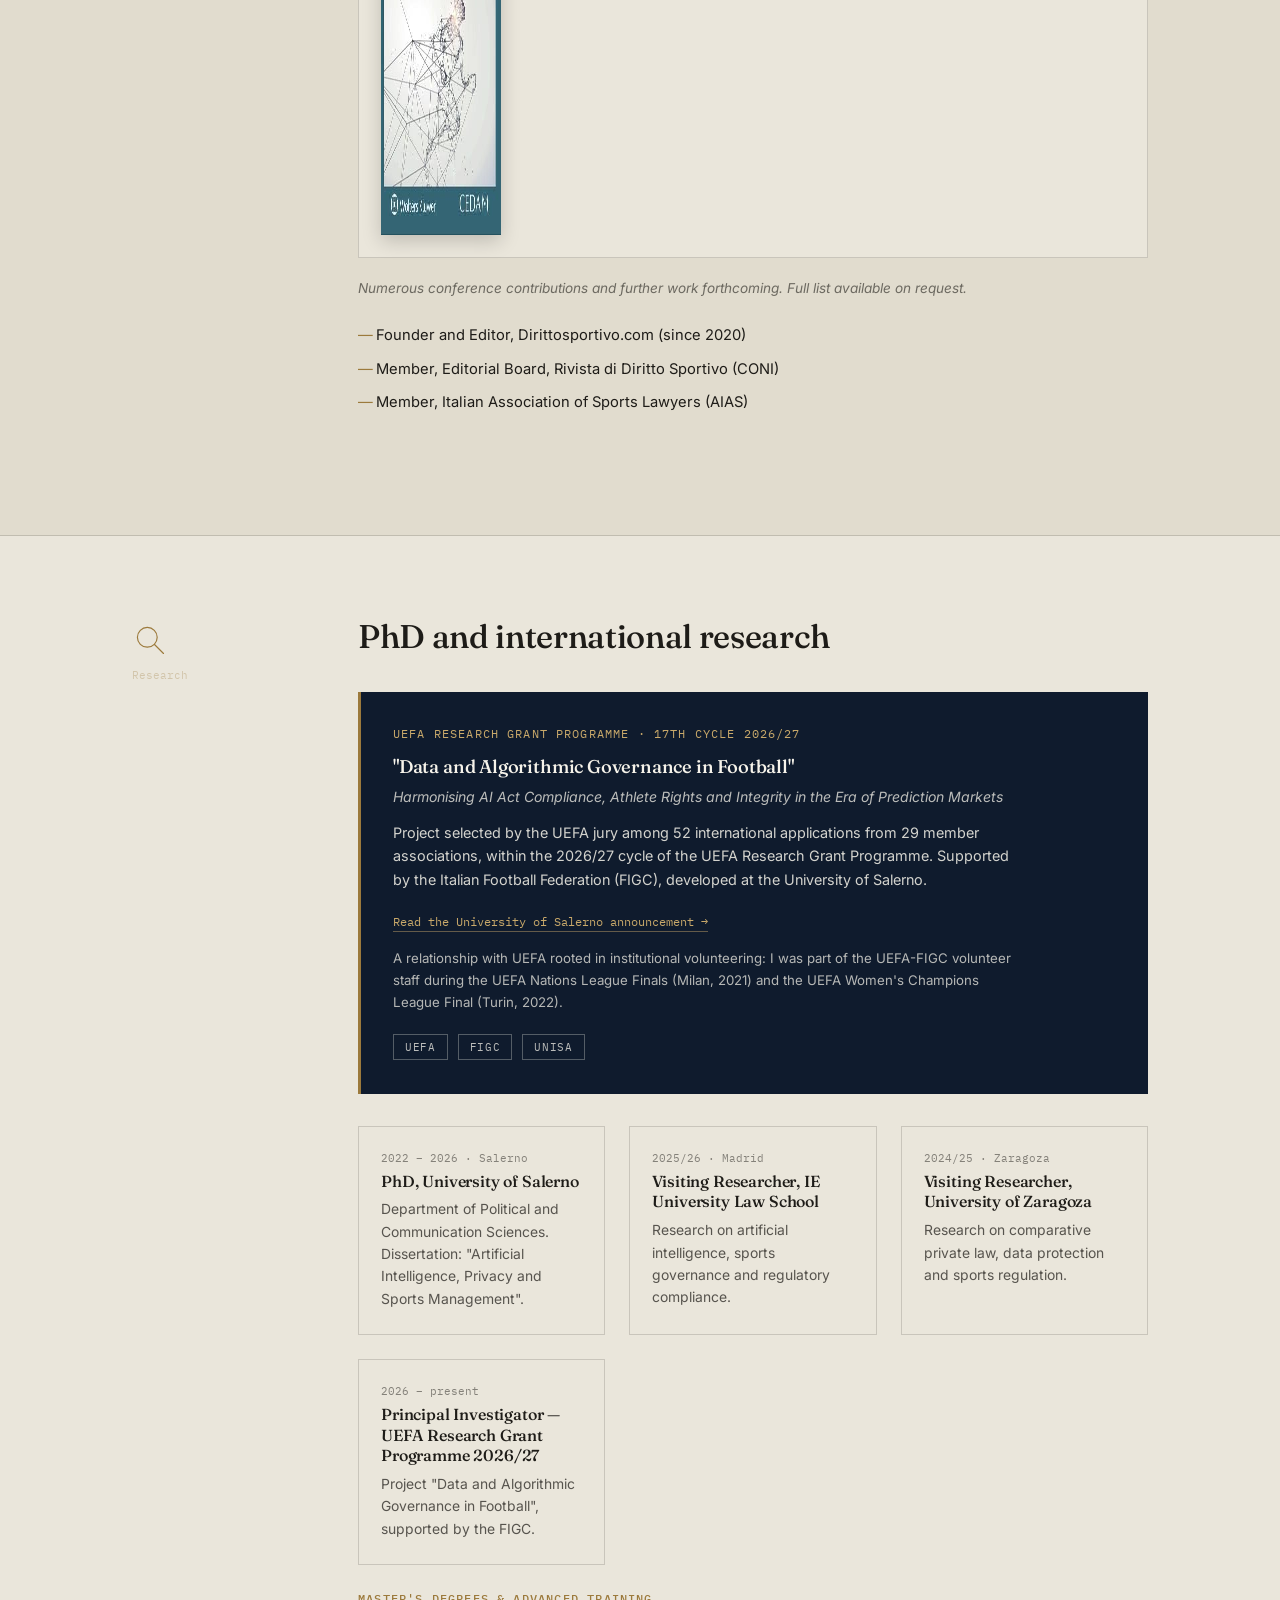
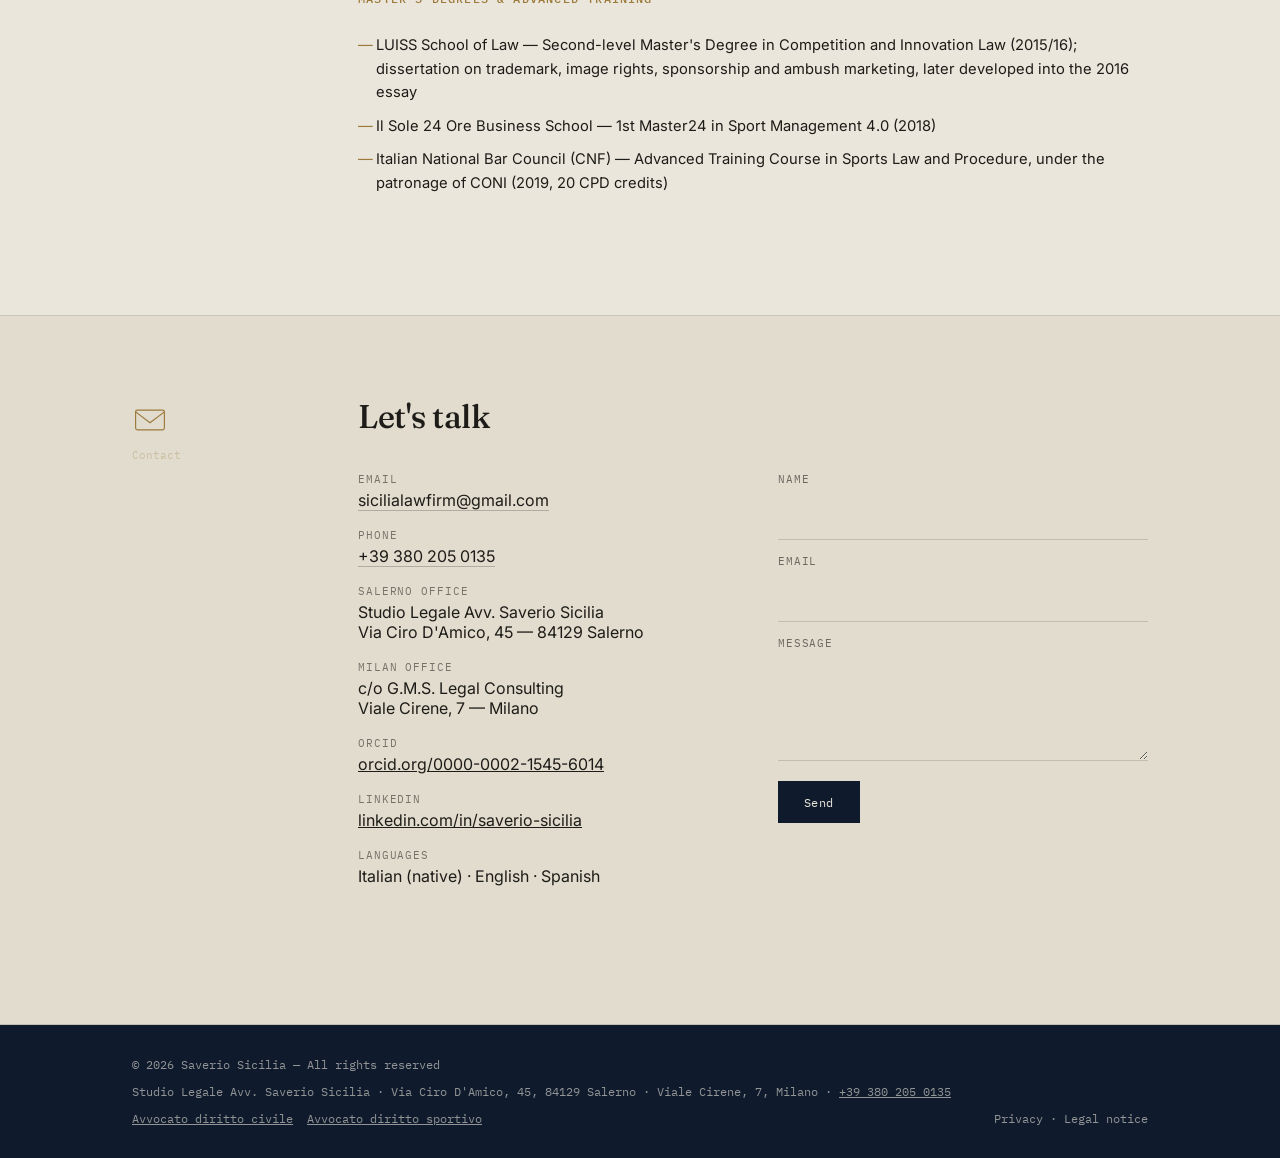
<file: en/index.html>
<!DOCTYPE html>
<html lang="en">
<head>
<meta charset="UTF-8">
<meta name="viewport" content="width=device-width, initial-scale=1.0">
<link rel="icon" href="/favicon.ico" sizes="any">
<link rel="icon" href="/favicon.svg" type="image/svg+xml">
<link rel="apple-touch-icon" href="/apple-touch-icon.png">
<meta name="theme-color" content="#0F1B2D">
<title>Civil Law and Sports Law Attorney in Salerno and Milan, Italy | Avv. Saverio Sicilia</title>
<meta name="description" content="Saverio Sicilia Law Firm, Salerno (Via Ciro D'Amico 45) and Milan (Viale Cirene 7), Italy. Civil and sports law: contracts, civil liability, debt recovery, sports employment contracts, agents, sponsorship, image rights and sports justice. Tel. +39 380 205 0135.">
<meta name="author" content="Saverio Sicilia">
<meta name="robots" content="index, follow, max-image-preview:large">
<link rel="alternate" type="text/plain" href="/llms.txt" title="Summary for AI assistants">
<link rel="canonical" href="https://sicilialawfirm.it/en/">
<link rel="alternate" hreflang="it" href="https://sicilialawfirm.it/">
<link rel="alternate" hreflang="en" href="https://sicilialawfirm.it/en/">
<link rel="alternate" hreflang="x-default" href="https://sicilialawfirm.it/">
<meta name="msvalidate.01" content="A976DEEF75B888488E20E91839288352" />

<meta property="og:type" content="website">
<meta property="og:site_name" content="Saverio Sicilia Law Firm">
<meta property="og:title" content="Civil Law and Sports Law Attorney in Salerno and Milan, Italy | Avv. Saverio Sicilia">
<meta property="og:description" content="Saverio Sicilia Law Firm, Salerno (Via Ciro D'Amico 45) and Milan (Viale Cirene 7), Italy. Civil and sports law: contracts, civil liability, debt recovery, sports employment contracts, agents, sponsorship, image rights and sports justice. Tel. +39 380 205 0135.">
<meta property="og:url" content="https://sicilialawfirm.it/en/">
<meta property="og:locale" content="en_GB">
<meta property="og:locale:alternate" content="it_IT">
<meta property="og:image" content="https://sicilialawfirm.it/img/og-saverio-sicilia-law-firm-en.jpg">
<meta property="og:image:width" content="1200">
<meta property="og:image:height" content="630">
<meta property="og:image:alt" content="Avv. Saverio Sicilia — Saverio Sicilia Law Firm, Salerno and Milan, Italy">
<meta name="twitter:card" content="summary_large_image">
<meta name="twitter:title" content="Civil Law and Sports Law Attorney in Salerno and Milan, Italy | Avv. Saverio Sicilia">
<meta name="twitter:description" content="Saverio Sicilia Law Firm, Salerno (Via Ciro D'Amico 45) and Milan (Viale Cirene 7), Italy. Civil and sports law: contracts, civil liability, debt recovery, sports employment contracts, agents, sponsorship, image rights and sports justice. Tel. +39 380 205 0135.">

<script type="application/ld+json">
{
 "@context": "https://schema.org",
 "@graph": [
  {
   "@type": "Person",
   "@id": "https://sicilialawfirm.it/#saverio-sicilia",
   "name": "Saverio Sicilia",
   "honorificPrefix": "Avv.",
   "jobTitle": "Avvocato",
   "url": "https://sicilialawfirm.it/",
   "image": "https://sicilialawfirm.it/img/avv-saverio-sicilia.jpg",
   "email": "mailto:sicilialawfirm@gmail.com",
   "telephone": "+39 380 205 0135",
   "worksFor": {
    "@id": "https://sicilialawfirm.it/#studio"
   },
   "alumniOf": [
    {
     "@type": "CollegeOrUniversity",
     "name": "Università degli Studi di Salerno"
    },
    {
     "@type": "CollegeOrUniversity",
     "name": "Luiss School of Law"
    }
   ],
   "memberOf": [
    {
     "@type": "Organization",
     "name": "Associazione Italiana Avvocati dello Sport (AIAS)"
    }
   ],
   "knowsAbout": [
    "Diritto civile",
    "Responsabilità civile e risarcimento del danno",
    "Contrattualistica",
    "Recupero crediti",
    "Locazioni",
    "Diritto condominiale",
    "Diritto commerciale",
    "Diritto sportivo",
    "Giustizia sportiva",
    "Contratti di lavoro sportivo",
    "Agenti sportivi",
    "Sponsorizzazioni sportive",
    "Diritti d'immagine degli atleti",
    "Proprietà intellettuale",
    "Diritto della concorrenza",
    "Privacy e GDPR",
    "Intelligenza artificiale e AI Act"
   ],
   "knowsLanguage": [
    "it",
    "en",
    "es"
   ],
   "sameAs": [
    "https://www.linkedin.com/in/saverio-sicilia",
    "https://orcid.org/0000-0002-1545-6014",
    "https://www.figc.it/it/federazione/news/uefa-research-grant-programme-2026-27-il-progetto-di-ricerca-dellavvocato-saverio-sicilia-e-supportato-dalla-figc-tra-i-lavori-selezionati-l1f13q9u",
    "https://www.unisa.it/unisa-rescue-page/dettaglio/id/529/module/326/row/30064/uefa-seleziona-un-progetto-dell-universita-di-salerno"
   ],
   "subjectOf": [
    {
     "@type": "NewsArticle",
     "name": "UEFA Research Grant Programme 2026/27: il progetto di ricerca dell'avvocato Saverio Sicilia supportato dalla FIGC tra i lavori selezionati",
     "publisher": {
      "@type": "Organization",
      "name": "FIGC"
     },
     "url": "https://www.figc.it/it/federazione/news/uefa-research-grant-programme-2026-27-il-progetto-di-ricerca-dellavvocato-saverio-sicilia-e-supportato-dalla-figc-tra-i-lavori-selezionati-l1f13q9u"
    },
    {
     "@type": "NewsArticle",
     "name": "UEFA seleziona un progetto dell'Università di Salerno",
     "publisher": {
      "@type": "Organization",
      "name": "Università degli Studi di Salerno"
     },
     "url": "https://www.unisa.it/unisa-rescue-page/dettaglio/id/529/module/326/row/30064/uefa-seleziona-un-progetto-dell-universita-di-salerno"
    },
    {
     "@type": "NewsArticle",
     "name": "Saverio Sicilia — intervista",
     "publisher": {
      "@type": "Organization",
      "name": "SalernoSport24"
     },
     "url": "https://www.salernosport24.com/saverio-sicilia-intervista-salerno-sport-24/"
    },
    {
     "@type": "NewsArticle",
     "name": "Seminario UniSa: Saverio Sicilia, sport e Francesco Ghirelli",
     "publisher": {
      "@type": "Organization",
      "name": "SalernoSport24"
     },
     "url": "https://www.salernosport24.com/seminario-unisa-saverio-sicilia-sport-francesco-ghirelli/"
    },
    {
     "@type": "Review",
     "name": "Diritto sportivo. Principi, norme, istituzioni — Un libro a settimana",
     "publisher": {
      "@type": "Organization",
      "name": "Sport Mediaset"
     },
     "url": "https://www.sportmediaset.mediaset.it/un-libro-a-settimana/diritto-sportivo-principi-norme-istituzioni-il-testo-per-comprendere-la-giustizia-nello-sport_95150997-202502k.shtml"
    }
   ],
   "hasCredential": [
    {
     "@type": "EducationalOccupationalCredential",
     "name": "Master in Diritto della Concorrenza e dell'Innovazione",
     "recognizedBy": {
      "@type": "Organization",
      "name": "Luiss School of Law"
     }
    },
    {
     "@type": "EducationalOccupationalCredential",
     "name": "Corso di Alta Formazione in Diritto e Processo Sportivo",
     "recognizedBy": {
      "@type": "Organization",
      "name": "Consiglio Nazionale Forense"
     }
    }
   ]
  },
  {
   "@type": [
    "LegalService",
    "Attorney"
   ],
   "@id": "https://sicilialawfirm.it/#studio",
   "name": "Studio Legale Avv. Saverio Sicilia",
   "alternateName": [
    "Saverio Sicilia Law Firm",
    "Studio Legale Sicilia",
    "Sicilia Law Firm"
   ],
   "description": "Studio legale a Salerno e Milano: diritto civile e diritto sportivo, contrattualistica, responsabilità civile, proprietà intellettuale e nuove tecnologie.",
   "url": "https://sicilialawfirm.it/",
   "telephone": "+39 380 205 0135",
   "email": "mailto:sicilialawfirm@gmail.com",
   "image": "https://sicilialawfirm.it/img/sede-figc-roma.jpg",
   "founder": {
    "@id": "https://sicilialawfirm.it/#saverio-sicilia"
   },
   "foundingDate": "2015",
   "address": {
    "@type": "PostalAddress",
    "streetAddress": "Via Ciro D'Amico, 45",
    "postalCode": "84129",
    "addressLocality": "Salerno",
    "addressRegion": "SA",
    "addressCountry": "IT"
   },
   "location": [
    {
     "@type": "Place",
     "name": "Studio Legale Avv. Saverio Sicilia — Salerno",
     "address": {
      "@type": "PostalAddress",
      "streetAddress": "Via Ciro D'Amico, 45",
      "postalCode": "84129",
      "addressLocality": "Salerno",
      "addressRegion": "SA",
      "addressCountry": "IT"
     }
    },
    {
     "@type": "Place",
     "name": "Sede di Milano c/o G.M.S. Legal Consulting",
     "address": {
      "@type": "PostalAddress",
      "streetAddress": "Viale Cirene, 7",
      "addressLocality": "Milano",
      "addressRegion": "MI",
      "addressCountry": "IT"
     }
    }
   ],
   "areaServed": [
    {
     "@type": "City",
     "name": "Salerno"
    },
    {
     "@type": "City",
     "name": "Milano"
    },
    {
     "@type": "AdministrativeArea",
     "name": "Campania"
    },
    {
     "@type": "AdministrativeArea",
     "name": "Lombardia"
    },
    {
     "@type": "Country",
     "name": "Italia"
    }
   ],
   "knowsAbout": [
    "Diritto civile",
    "Responsabilità civile e risarcimento del danno",
    "Contrattualistica",
    "Recupero crediti",
    "Locazioni",
    "Diritto condominiale",
    "Diritto commerciale",
    "Diritto sportivo",
    "Giustizia sportiva",
    "Contratti di lavoro sportivo",
    "Agenti sportivi",
    "Sponsorizzazioni sportive",
    "Diritti d'immagine degli atleti",
    "Proprietà intellettuale",
    "Diritto della concorrenza",
    "Privacy e GDPR",
    "Intelligenza artificiale e AI Act"
   ],
   "hasOfferCatalog": {
    "@type": "OfferCatalog",
    "name": "Aree di attività",
    "itemListElement": [
     {
      "@type": "Offer",
      "itemOffered": {
       "@type": "Service",
       "name": "Avvocato diritto civile",
       "url": "https://sicilialawfirm.it/avvocato-diritto-civile/"
      }
     },
     {
      "@type": "Offer",
      "itemOffered": {
       "@type": "Service",
       "name": "Avvocato diritto sportivo",
       "url": "https://sicilialawfirm.it/avvocato-diritto-sportivo/"
      }
     }
    ]
   },
   "sameAs": [
    "https://www.linkedin.com/in/saverio-sicilia",
    "https://orcid.org/0000-0002-1545-6014",
    "https://www.figc.it/it/federazione/news/uefa-research-grant-programme-2026-27-il-progetto-di-ricerca-dellavvocato-saverio-sicilia-e-supportato-dalla-figc-tra-i-lavori-selezionati-l1f13q9u",
    "https://www.unisa.it/unisa-rescue-page/dettaglio/id/529/module/326/row/30064/uefa-seleziona-un-progetto-dell-universita-di-salerno"
   ]
  },
  {
   "@type": "WebSite",
   "@id": "https://sicilialawfirm.it/#website",
   "url": "https://sicilialawfirm.it/",
   "name": "Studio Legale Avv. Saverio Sicilia",
   "inLanguage": [
    "it-IT",
    "en"
   ],
   "publisher": {
    "@id": "https://sicilialawfirm.it/#studio"
   }
  },
  {
   "@type": "ItemList",
   "@id": "https://sicilialawfirm.it/#pubblicazioni",
   "name": "Pubblicazioni scientifiche dell'Avv. Saverio Sicilia",
   "itemListElement": [
    {
     "@type": "ListItem",
     "position": 1,
     "item": {
      "@type": "ScholarlyArticle",
      "name": "Il diritto sportivo e la concorrenza europea, tra recenti sentenze della Corte di Giustizia",
      "datePublished": "2024",
      "inLanguage": "it",
      "author": [
       {
        "@id": "https://sicilialawfirm.it/#saverio-sicilia"
       }
      ],
      "isPartOf": {
       "@type": "Periodical",
       "name": "Il Nuovo Diritto delle Società"
      }
     }
    },
    {
     "@type": "ListItem",
     "position": 2,
     "item": {
      "@type": "ScholarlyArticle",
      "name": "L'autonomia del procedimento disciplinare tra plusvalenze fittizie e crisi d'impresa nel calcio",
      "datePublished": "2024",
      "inLanguage": "it",
      "author": [
       {
        "@id": "https://sicilialawfirm.it/#saverio-sicilia"
       },
       {
        "@type": "Person",
        "name": "V. D'Antonio"
       }
      ],
      "isPartOf": {
       "@type": "Periodical",
       "name": "Rivista di Diritto Sportivo del CONI"
      }
     }
    },
    {
     "@type": "ListItem",
     "position": 3,
     "item": {
      "@type": "ScholarlyArticle",
      "name": "Infortunio dello studente durante le lezioni di educazione fisica: responsabilità della scuola e del docente",
      "datePublished": "2024",
      "inLanguage": "it",
      "author": [
       {
        "@id": "https://sicilialawfirm.it/#saverio-sicilia"
       }
      ],
      "isPartOf": {
       "@type": "Periodical",
       "name": "Rivista di Diritto ed Economia dello Sport"
      }
     }
    },
    {
     "@type": "ListItem",
     "position": 4,
     "item": {
      "@type": "ScholarlyArticle",
      "name": "L'uso dei diritti d'immagine degli atleti tra sport virtuale e innovazione tecnologica",
      "datePublished": "2023",
      "inLanguage": "it",
      "author": [
       {
        "@id": "https://sicilialawfirm.it/#saverio-sicilia"
       }
      ],
      "isPartOf": {
       "@type": "Periodical",
       "name": "Il Nuovo Diritto delle Società"
      }
     }
    },
    {
     "@type": "ListItem",
     "position": 5,
     "item": {
      "@type": "ScholarlyArticle",
      "name": "eSports, Fan Token & NFT",
      "datePublished": "2022",
      "inLanguage": "it",
      "author": [
       {
        "@id": "https://sicilialawfirm.it/#saverio-sicilia"
       }
      ],
      "isPartOf": {
       "@type": "Periodical",
       "name": "Il Nuovo Diritto delle Società"
      }
     }
    },
    {
     "@type": "ListItem",
     "position": 6,
     "item": {
      "@type": "ScholarlyArticle",
      "name": "Il fenomeno dell'ambush marketing",
      "datePublished": "2016",
      "inLanguage": "it",
      "author": [
       {
        "@id": "https://sicilialawfirm.it/#saverio-sicilia"
       }
      ],
      "isPartOf": {
       "@type": "Periodical",
       "name": "Rivista di Diritto dello Sport, CONI"
      }
     }
    },
    {
     "@type": "ListItem",
     "position": 7,
     "item": {
      "@type": "Chapter",
      "name": "Responsabilità civile dell'atleta, del dirigente e del personale delle federazioni sportive",
      "datePublished": "2025",
      "inLanguage": "it",
      "author": [
       {
        "@id": "https://sicilialawfirm.it/#saverio-sicilia"
       }
      ],
      "publisher": {
       "@type": "Organization",
       "name": "Giuffrè"
      }
     }
    },
    {
     "@type": "ListItem",
     "position": 8,
     "item": {
      "@type": "Chapter",
      "name": "Responsabilità civile dell'arbitro e del mediatore",
      "datePublished": "2025",
      "inLanguage": "it",
      "author": [
       {
        "@id": "https://sicilialawfirm.it/#saverio-sicilia"
       }
      ],
      "publisher": {
       "@type": "Organization",
       "name": "Giuffrè"
      }
     }
    },
    {
     "@type": "ListItem",
     "position": 9,
     "item": {
      "@type": "Chapter",
      "name": "Sport e regole di responsabilità civile",
      "datePublished": "2025",
      "inLanguage": "it",
      "author": [
       {
        "@id": "https://sicilialawfirm.it/#saverio-sicilia"
       }
      ],
      "publisher": {
       "@type": "Organization",
       "name": "Merita Editore"
      }
     }
    },
    {
     "@type": "ListItem",
     "position": 10,
     "item": {
      "@type": "Chapter",
      "name": "Sport e contrasto alle discriminazioni: la prospettiva del diritto comparato",
      "datePublished": "2025",
      "inLanguage": "it",
      "author": [
       {
        "@id": "https://sicilialawfirm.it/#saverio-sicilia"
       },
       {
        "@type": "Person",
        "name": "V. Zambrano"
       }
      ],
      "publisher": {
       "@type": "Organization",
       "name": "PRIN Sportage"
      }
     }
    },
    {
     "@type": "ListItem",
     "position": 11,
     "item": {
      "@type": "Chapter",
      "name": "Il diritto (e il rovescio). Di (essere) Maradona",
      "datePublished": "2023",
      "inLanguage": "it",
      "author": [
       {
        "@id": "https://sicilialawfirm.it/#saverio-sicilia"
       },
       {
        "@type": "Person",
        "name": "V. D'Antonio"
       }
      ],
      "publisher": {
       "@type": "Organization",
       "name": "Rogas Edizioni"
      }
     }
    },
    {
     "@type": "ListItem",
     "position": 12,
     "item": {
      "@type": "Chapter",
      "name": "La Neutralità della rete",
      "datePublished": "2023",
      "inLanguage": "it",
      "author": [
       {
        "@id": "https://sicilialawfirm.it/#saverio-sicilia"
       }
      ],
      "publisher": {
       "@type": "Organization",
       "name": "D'Amato Editore"
      }
     }
    },
    {
     "@type": "ListItem",
     "position": 13,
     "item": {
      "@type": "Chapter",
      "name": "Le innovazioni tecnologiche nel mondo dello sport",
      "datePublished": "2022",
      "inLanguage": "it",
      "author": [
       {
        "@id": "https://sicilialawfirm.it/#saverio-sicilia"
       }
      ],
      "publisher": {
       "@type": "Organization",
       "name": "Wolters Kluwer — CEDAM"
      }
     }
    }
   ]
  },
  {
   "@type": "WebPage",
   "@id": "https://sicilialawfirm.it/en/",
   "url": "https://sicilialawfirm.it/en/",
   "name": "Civil Law and Sports Law Attorney in Salerno and Milan, Italy | Avv. Saverio Sicilia",
   "description": "Saverio Sicilia Law Firm, Salerno (Via Ciro D'Amico 45) and Milan (Viale Cirene 7), Italy. Civil and sports law: contracts, civil liability, debt recovery, sports employment contracts, agents, sponsorship, image rights and sports justice. Tel. +39 380 205 0135.",
   "inLanguage": "en",
   "isPartOf": {
    "@id": "https://sicilialawfirm.it/#website"
   },
   "about": {
    "@id": "https://sicilialawfirm.it/#studio"
   }
  }
 ]
}
</script>

<link rel="preconnect" href="https://fonts.googleapis.com">
<link href="https://fonts.googleapis.com/css2?family=Fraunces:opsz,wght@9..144,300;9..144,400;9..144,500;9..144,600&family=Inter:wght@400;500;600;700&family=IBM+Plex+Mono:wght@400;500&display=swap" rel="stylesheet">
<link rel="stylesheet" href="/assets/style.css">
</head>
<body class="lang-en">

<header>
  <div class="wrap navbar">
    <a href="#top" class="brand">Saverio Sicilia</a>
    <button class="nav-toggle" id="navToggle" aria-expanded="false" aria-controls="navLinks">MENU</button>
    <div class="navbar-right">
      <ul class="links" id="navLinks">
        <li><a href="#chi-sono"><span class="it">01 Chi sono</span><span class="en">01 About</span></a></li>
        <li><a href="#studio"><span class="it">02 Lo Studio</span><span class="en">02 The Firm</span></a></li>
        <li><a href="#aree-competenza"><span class="it">03 Aree di competenza</span><span class="en">03 Practice Areas</span></a></li>
        <li><a href="#specializzazioni"><span class="it">04 Specializzazioni</span><span class="en">04 Specialisations</span></a></li>
        <li><a href="#eventi"><span class="it">05 Eventi e riconoscimenti</span><span class="en">05 Events & Recognitions</span></a></li>
        <li><a href="#pubblicazioni"><span class="it">06 Pubblicazioni</span><span class="en">06 Publications</span></a></li>
        <li><a href="#ricerca"><span class="it">07 Ricerca</span><span class="en">07 Research</span></a></li>
      </ul>
      <div class="lang-switch">
        <button id="btnIt" onclick="setLang('it')">IT</button>
        <button id="btnEn" class="active" onclick="setLang('en')">EN</button>
      </div>
      <a href="#contatti" class="btn btn-primary nav-cta"><span class="it">Contattami</span><span class="en">Contact</span></a>
    </div>
  </div>
</header>

<section class="hero" id="top">
  <div class="pitch-lines" aria-hidden="true">
    <svg viewBox="0 0 100 100" preserveAspectRatio="none">
      <!-- pista d'atletica stilizzata: curve concentriche sul lato destro -->
      <g fill="none" stroke-linecap="round">
        <path d="M 76 118 A 62 62 0 0 1 76 -18" stroke="var(--track-red)" stroke-width="9" opacity="0.85" vector-effect="non-scaling-stroke"/>
        <path d="M 76 118 A 62 62 0 0 1 76 -18" stroke="#F6F3EA" stroke-width="0.4" opacity="0.55" vector-effect="non-scaling-stroke"/>
        <path d="M 90 112 A 48 48 0 0 1 90 -12" stroke="var(--track-red)" stroke-width="9" opacity="0.7" vector-effect="non-scaling-stroke"/>
        <path d="M 90 112 A 48 48 0 0 1 90 -12" stroke="#F6F3EA" stroke-width="0.4" opacity="0.45" vector-effect="non-scaling-stroke"/>
        <path d="M 104 106 A 34 34 0 0 1 104 -6" stroke="var(--track-red)" stroke-width="9" opacity="0.55" vector-effect="non-scaling-stroke"/>
        <path d="M 104 106 A 34 34 0 0 1 104 -6" stroke="#F6F3EA" stroke-width="0.4" opacity="0.35" vector-effect="non-scaling-stroke"/>
      </g>
      <!-- campo interno: linee di gioco -->
      <g stroke="#F6F3EA" fill="none" opacity="0.3" vector-effect="non-scaling-stroke">
        <circle cx="80" cy="50" r="15" stroke-width="0.4" vector-effect="non-scaling-stroke"/>
        <circle cx="80" cy="50" r="0.7" fill="#F6F3EA" stroke="none"/>
        <line x1="80" y1="0" x2="80" y2="100" stroke-width="0.4" vector-effect="non-scaling-stroke"/>
      </g>
    </svg>
  </div>
  <div class="wrap">
    <div>
      <div class="eyebrow"><span class="bar"></span>
        <span class="it">Salerno · Milano — Diritto Civile e Commerciale · Diritto Sportivo · Proprietà Intellettuale · Nuove Tecnologie e IA</span>
        <span class="en">Salerno · Milan — Civil & Commercial Law · Sports Law · Intellectual Property · New Technologies & AI</span>
      </div>
      <h1>
        <span class="it">Avvocato,<br>manager<br>e docente</span>
        <span class="en">Attorney-at-Law,<br>manager<br>and lecturer</span>
      </h1>
      <div class="uefa-tag">
        <strong>Principal Investigator</strong>
        UEFA Research Grant Programme 2026/27
      </div>
      <p class="lede">
        <span class="it">Avvocato a Salerno e Milano, con consolidata esperienza in diritto civile e commerciale, specializzato in diritto sportivo, proprietà intellettuale, diritto della concorrenza e dell'innovazione, nonché nelle nuove tecnologie. Docente in diverse università in Italia e all'estero, ha maturato esperienza anche nell'organizzazione di grandi eventi sportivi nazionali e internazionali. Oggi ricopre ruoli prestigiosi in diversi organi di giustizia sportiva a livello nazionale.</span>
        <span class="en">Attorney-at-Law based in Salerno and Milan, with solid experience in civil and commercial law, specialising in sports law, intellectual property, competition and innovation law, as well as new technologies. A lecturer at several universities in Italy and abroad, he has also gained experience organising major national and international sporting events. He currently holds prestigious roles within several national sports justice bodies.</span>
      </p>
      <div class="cta-row">
        <a href="#contatti" class="btn btn-primary"><span class="it">Richiedi una consulenza</span><span class="en">Get in touch</span></a>
        <a href="#pubblicazioni" class="btn btn-ghost"><span class="it">Vai alle pubblicazioni</span><span class="en">View publications</span></a>
      </div>
    </div>
    <div class="seal-wrap">
      <div class="seal" aria-hidden="true">
        <svg viewBox="0 0 300 300">
          <defs>
            <clipPath id="photoClip"><circle cx="150" cy="150" r="88"/></clipPath>
          </defs>
          <image x="62" y="62" width="176" height="176" href="/img/avv-saverio-sicilia.jpg" clip-path="url(#photoClip)" preserveAspectRatio="xMidYMid slice"/>
          <circle cx="150" cy="150" r="88" fill="none" stroke="#E7E1D2" stroke-opacity="0.4" stroke-width="1.5"/>
          <g class="seal-ring-text">
            <path id="ringPath" d="M 150,150 m -128,0 a 128,128 0 1,1 256,0 a 128,128 0 1,1 -256,0" fill="none"/>
            <text font-family="IBM Plex Mono, monospace" font-size="11.5" fill="#E7E1D2" letter-spacing="3">
              <textPath href="#ringPath" startOffset="0%">GIUSTIZIA SPORTIVA FIGC · RICERCA UNISA · UEFA RGP 2026/27 ·</textPath>
            </text>
          </g>
          <circle cx="150" cy="150" r="145" fill="none" stroke="#E7E1D2" stroke-opacity="0.25"/>
        </svg>
      </div>
    </div>
  </div>
</section>

<div class="trust-bar">
  <div class="wrap">
    <div class="trust-item">
      <span class="trust-num">UEFA RGP</span>
      <span class="trust-label it">Principal Investigator, ciclo 2026/27</span><span class="trust-label en">Principal Investigator, 2026/27 cycle</span>
    </div>
    <div class="trust-item">
      <span class="trust-num">FIGC</span>
      <span class="trust-label it">Sostituto Procuratore Federale</span><span class="trust-label en">Deputy Federal Prosecutor</span>
    </div>
    <div class="trust-item">
      <span class="trust-num">FIP</span>
      <span class="trust-label it">Arbitro — Commissione Vertenze Economiche</span><span class="trust-label en">Arbitrator — Economic Disputes Commission</span>
    </div>
    <div class="trust-item">
      <span class="trust-num">Docente</span>
      <span class="trust-label it">CONI · 24ORE BS (Milano) · ISDE (Madrid) · Sapienza (Roma)</span><span class="trust-label en">CONI · 24ORE BS (Milan) · ISDE (Madrid) · Sapienza (Rome)</span>
    </div>
    <div class="trust-item">
      <span class="trust-num">13</span>
      <span class="trust-label it">Pubblicazioni scientifiche</span><span class="trust-label en">Scientific publications</span>
    </div>
  </div>
</div>

<section class="article" id="chi-sono">
  <div class="wrap">
    <div class="art-head">
      <div class="art-num">
        <svg class="art-icon" viewBox="0 0 40 40" xmlns="http://www.w3.org/2000/svg"><circle cx="20" cy="14" r="7"/><path d="M5 35c0-8.5 6.5-14 15-14s15 5.5 15 14"/></svg>
        <span><span class="it">Chi sono</span><span class="en">About</span></span></div>
      <div>
        <h2 class="reveal"><span class="it">Avvocato, manager sportivo e docente</span><span class="en">Attorney-at-Law, sports manager and lecturer</span></h2>
        <ul class="key-points reveal">
          <li><span class="it">Principal Investigator, UEFA Research Grant Programme 2026/27 — progetto su algoritmi e sport, con particolare attenzione alla tutela dei dati degli atleti.</span><span class="en">Principal Investigator, UEFA Research Grant Programme 2026/27 — a project on algorithms and sport, with particular attention to athlete data protection.</span></li>
          <li><span class="it">Dottore di Ricerca presso il Dipartimento di Scienze Politiche e della Comunicazione dell'Università degli Studi di Salerno, titolo conseguito il 28.10.2026.</span><span class="en">PhD from the Department of Political and Communication Sciences, University of Salerno, awarded on 28 October 2026.</span></li>
          <li><span class="it">Docente a contratto presso ISDE Law &amp; Business School (Madrid), Il Sole 24 Ore Business School (Milano) e il Master in Diritto e Sport dell'Università Sapienza di Roma.</span><span class="en">Adjunct lecturer at ISDE Law &amp; Business School (Madrid), Il Sole 24 Ore Business School (Milan) and the Master's in Sports Law at Sapienza University of Rome.</span></li>
          <li><span class="it">Sostituto Procuratore Federale FIGC e componente della Commissione Vertenze Economiche FIP, entrambi dal 2021.</span><span class="en">Deputy Federal Prosecutor at FIGC and member of the FIP Economic Disputes Commission, both since 2021.</span></li>
          <li><span class="it">Componente dell'Associazione Italiana Avvocati dello Sport (AIAS) dal 2019 e docente, dal 2020, presso la Scuola Regionale dello Sport CONI Campania.</span><span class="en">Member of the Italian Association of Sports Lawyers (AIAS) since 2019 and lecturer at the CONI Campania Regional School of Sport since 2020.</span></li>
          <li><span class="it">Titolare dal 2015 dello Studio Legale Avv. Saverio Sicilia.</span><span class="en">Founder of Saverio Sicilia Law Firm since 2015.</span></li>
          <li><span class="it">Master in Diritto della Concorrenza e dell'Innovazione presso la Luiss School of Law (2015/16), Master in Sport Business Management presso Il Sole 24 Ore Business School (2018) e Corso di Alta Formazione in Diritto e Processo Sportivo presso il Consiglio Nazionale Forense (2019).</span><span class="en">Master's in Competition and Innovation Law at Luiss School of Law (2015/16), Master's in Sport Business Management at Il Sole 24 Ore Business School (2018) and Advanced Training Course in Sports Law and Procedure at the Italian National Bar Council (CNF) (2019).</span></li>
          <li><span class="it">Pratica forense presso l'Avvocatura Distrettuale dello Stato di Salerno e Progetto Leonardo LLM a Dublino presso lo studio Grosso &amp; Maldonado.</span><span class="en">Legal traineeship at the District State Advocacy Office of Salerno and Leonardo LLM Project in Dublin at Grosso &amp; Maldonado.</span></li>
          <li><span class="it">Laurea magistrale in Giurisprudenza — Università degli Studi di Salerno.</span><span class="en">Master's degree in Law — University of Salerno.</span></li>
        </ul>
        <div class="tag-row reveal">
          <span class="tag it">Diritto sportivo</span><span class="tag en">Sports law</span>
          <span class="tag it">Diritto della concorrenza</span><span class="tag en">Competition law</span>
          <span class="tag it">Proprietà intellettuale</span><span class="tag en">Intellectual property</span>
          <span class="tag it">AI Governance</span><span class="tag en">AI Governance</span>
          <span class="tag it">Giustizia sportiva</span><span class="tag en">Sports justice</span>
        </div>
      </div>
    </div>
  </div>
</section>

<section class="article alt" id="studio">
  <div class="wrap">
    <div class="art-head">
      <div class="art-num">
        <svg class="art-icon" viewBox="0 0 40 40" xmlns="http://www.w3.org/2000/svg"><rect x="6" y="16" width="28" height="18" rx="1"/><path d="M6 16 20 6 34 16"/><line x1="12" y1="20" x2="12" y2="30"/><line x1="20" y1="20" x2="20" y2="30"/><line x1="28" y1="20" x2="28" y2="30"/></svg>
        <span><span class="it">Lo Studio</span><span class="en">The Firm</span></span></div>
      <div>
        <h2 class="reveal"><span class="it">Studio Legale Avv. Saverio Sicilia</span><span class="en">Saverio Sicilia Law Firm</span></h2>
        <p class="sub reveal">
          <span class="it">Lo Studio Legale Avv. Saverio Sicilia è una boutique law firm fondata nel 2015, con sedi a Salerno e Milano, che offre a privati e imprese un'assistenza legale realmente a 360° — dal diritto civile e commerciale a contrattualistica, responsabilità civile, proprietà intellettuale e diritto della concorrenza, nuove tecnologie e tutela dell'immagine online e offline — il tutto affiancato da una riconosciuta specializzazione in diritto sportivo.</span>
          <span class="en">Saverio Sicilia Law Firm is a boutique law firm founded in 2015, with offices in Salerno and Milan, providing private clients and businesses with truly comprehensive legal assistance — from civil and commercial law to contracts, civil liability, intellectual property and competition law, new technologies, and online and offline image protection — alongside a recognised specialisation in sports law.</span>
        </p>
        <p class="sub reveal" style="margin-top:14px;">
          <span class="it">Ad atleti, agenti e società sportive garantisce un'assistenza integrale lungo l'intero rapporto professionale — dai contratti di sponsorizzazione e di lavoro con i club agli accordi di rappresentanza con gli agenti sportivi, dalla tutela della privacy e dei dati personali ai procedimenti dinanzi agli organi di giustizia federale, internazionale e antidoping — così come alle imprese offre un supporto altrettanto ampio, che spazia dalle operazioni societarie alla contrattualistica commerciale, dal recupero crediti e dalle azioni verso i debitori ai contratti di locazione, fino alla compliance e ai modelli organizzativi ex D.Lgs. 231/2001.</span>
          <span class="en">For athletes, agents and sports clubs, it provides integrated assistance throughout the entire professional relationship — from sponsorship and employment contracts with clubs to representation agreements with sports agents, from privacy and data protection to proceedings before federal, international and anti-doping justice bodies — while offering businesses equally broad support, spanning corporate transactions, commercial contracts, debt recovery and actions against debtors, lease agreements, and compliance and organisational models under Legislative Decree 231/2001.</span>
        </p>
        <p class="sub reveal" style="margin-top:14px;">
          <span class="it">L'Avv. Sicilia collabora come consulente esterno dello studio legale <a href="https://www.gmslegal.it/index?lng=2" target="_blank" rel="noopener">G.M.S. Legal Consulting</a> con sede a Milano (Viale Cirene, 7), e collabora con la law firm dell'<a href="https://www.tommasogarzia.com" target="_blank" rel="noopener">Avv. Tommaso Garzia</a>, con sede in Spagna, per le questioni di diritto penale internazionale. Questa rete di collaborazioni in Italia e all'estero garantisce un supporto competente e su misura in ogni fase dell'attività professionale e imprenditoriale dei propri assistiti, con accesso — tramite i partner — anche a competenze in materia di diritto del lavoro, diritto bancario, diritto immobiliare e diritto penale internazionale.</span>
          <span class="en">Avv. Sicilia also works as an external consultant for the law firm <a href="https://www.gmslegal.it/index?lng=2" target="_blank" rel="noopener">G.M.S. Legal Consulting</a>, based in Milan (Viale Cirene, 7), and collaborates with the law firm of <a href="https://www.tommasogarzia.com" target="_blank" rel="noopener">Avv. Tommaso Garzia</a>, based in Spain, on international criminal law matters. This network of collaborations in Italy and abroad ensures competent, tailored support at every stage of clients' professional and business activity, with access — through its partners — to expertise in employment law, banking law, real estate law and international criminal law.</span>
        </p>

        <div class="advisory-box reveal">
          <p class="advisory-lede">
            <span class="it">Consulenza legale per atleti professionisti, società personali e sports business.</span>
            <span class="en">Legal advisory for professional athletes, personal companies and sports businesses.</span>
          </p>
          <div class="tag-row">
            <span class="tag">Commercial Agreements</span>
            <span class="tag">Image Rights</span>
            <span class="tag">Sponsorship</span>
            <span class="tag">Licensing</span>
            <span class="tag">IP &amp; Trademarks</span>
            <span class="tag">Digital &amp; AI Rights</span>
            <span class="tag">Corporate &amp; Personal Companies</span>
          </div>
        </div>

        <div class="grid-cards">
          <div class="card reveal">
            <span class="num">2.1</span>
            <span class="period it">Dal 2015 · Italia</span><span class="period en">Since 2015 · Italy</span>
            <h3 class="it">Avvocato — studio indipendente</h3><h3 class="en">Attorney-at-Law — independent practice</h3>
            <p class="it">Consulenza e assistenza in diritto sportivo, concorrenza, proprietà intellettuale e diritto dell'innovazione.</p>
            <p class="en">Advisory and litigation in sports law, competition law, intellectual property and innovation law.</p>
          </div>
          <div class="card reveal">
            <span class="num">2.2</span>
            <span class="period it">Dal 2021 · Roma</span><span class="period en">Since 2021 · Rome</span>
            <h3 class="it">Sostituto Procuratore Federale — FIGC</h3><h3 class="en">Deputy Federal Prosecutor — FIGC</h3>
            <p class="it">Giustizia disciplinare sportiva e funzioni istituzionali di match-day in Serie A, B e C.</p>
            <p class="en">Sports disciplinary justice and institutional match-day duties in Serie A, B and C.</p>
          </div>
          <div class="card reveal">
            <span class="num">2.3</span>
            <span class="period it">Dal 2021</span><span class="period en">Since 2021</span>
            <h3 class="it">Componente — Commissione Vertenze Economiche FIP</h3><h3 class="en">Member — FIP Economic Disputes Commission</h3>
            <p class="it">Organo di risoluzione delle controversie della Federazione Italiana Pallacanestro.</p>
            <p class="en">Dispute-resolution body of the Italian Basketball Federation.</p>
          </div>
          <div class="card reveal">
            <span class="num">2.4</span>
            <span class="period it">Incarico attuale · Milano</span><span class="period en">Current role · Milan</span>
            <h3 class="it">Consulente esterno — GMS Legal Consulting</h3><h3 class="en">External Consultant — GMS Legal Consulting</h3>
            <p class="it">Collaborazione in materia di diritto sportivo con lo studio legale di Milano.</p>
            <p class="en">Sports-law collaboration with the Milan-based law firm.</p>
          </div>
          <div class="card reveal">
            <span class="num">2.5</span>
            <span class="period it">Fino al 2021</span><span class="period en">Until 2021</span>
            <h3 class="it">Collaborazioni internazionali nel calcio professionistico</h3><h3 class="en">International Collaborations in Professional Football</h3>
            <p class="it">Esperienza pregressa come consulente in operazioni e collaborazioni internazionali nel mondo del calcio, in Italia e all'estero.</p>
            <p class="en">Prior experience as a consultant on international deals and collaborations in professional football, in Italy and abroad.</p>
          </div>
          <div class="card reveal">
            <span class="num">2.6</span>
            <span class="period it">Attività continuativa</span><span class="period en">Ongoing</span>
            <h3 class="it">Consulenza ad ASD, enti pubblici e società sportive</h3><h3 class="en">Advice to Amateur Sports Associations, Public Bodies & Clubs</h3>
            <p class="it">Costituzione e modifiche statutarie, partecipazione a bandi pubblici, rapporti tra dirigenti, tesserati e atleti, assistenza nelle operazioni di trasferimento.</p>
            <p class="en">Incorporation and bylaw amendments, participation in public tenders, relations between officers, members and athletes, assistance with transfer operations.</p>
          </div>
        </div>
      </div>
    </div>
  </div>
</section>

<section class="article" id="aree-competenza">
  <div class="wrap">
    <div class="art-head">
      <div class="art-num">
        <svg class="art-icon" viewBox="0 0 40 40" xmlns="http://www.w3.org/2000/svg"><rect x="6" y="14" width="28" height="18" rx="2"/><path d="M14 14v-4a2 2 0 0 1 2-2h8a2 2 0 0 1 2 2v4"/><line x1="6" y1="22" x2="34" y2="22"/></svg>
        <span><span class="it">Aree di competenza</span><span class="en">Practice Areas</span></span></div>
      <div>
        <h2 class="reveal"><span class="it">Assistenza legale a 360°</span><span class="en">Comprehensive legal assistance</span></h2>
        <p class="sub reveal">
          <span class="it">Lo Studio assiste privati e imprese nelle principali aree del diritto, con un approccio generalista e su misura per ogni esigenza.</span>
          <span class="en">The firm assists individuals and businesses across the main areas of law, with a generalist approach tailored to each need.</span>
        </p>

        <div class="grid-cards">
          <div class="card reveal">
            <span class="num">3.1</span>
            <h3 class="it">Diritto Civile</h3><h3 class="en">Civil Law</h3>
            <p class="it">Consulenza e assistenza giudiziale e stragiudiziale in materia di responsabilità civile, contrattualistica e diritti della persona, a tutela di privati e imprese.</p>
            <p class="en">Advisory and litigation support in civil liability, contract law and personal rights, for individuals and businesses.</p>
            <a class="more" href="/avvocato-diritto-civile/"><span class="it">Approfondisci il diritto civile →</span><span class="en">Civil law (Italian) →</span></a>
          </div>
          <div class="card reveal">
            <span class="num">3.2</span>
            <h3 class="it">Diritto del Lavoro</h3><h3 class="en">Employment Law</h3>
            <p class="it">Assistenza a datori di lavoro e lavoratori nella gestione dei rapporti di lavoro, dalla contrattualistica al contenzioso giuslavoristico.</p>
            <p class="en">Advisory to employers and employees on employment relationships, from contract drafting to labour litigation.</p>
          </div>
          <div class="card reveal">
            <span class="num">3.3</span>
            <h3 class="it">Diritto Amministrativo</h3><h3 class="en">Administrative Law</h3>
            <p class="it">Consulenza e assistenza nei rapporti con la Pubblica Amministrazione, nella partecipazione a bandi e gare pubbliche e nei ricorsi amministrativi.</p>
            <p class="en">Advisory and assistance in dealings with public administration, participation in public tenders and administrative appeals.</p>
          </div>
          <div class="card reveal">
            <span class="num">3.4</span>
            <h3 class="it">Diritto Societario</h3><h3 class="en">Corporate Law</h3>
            <p class="it">Costituzione e gestione di società, operazioni straordinarie, governance e rapporti tra soci.</p>
            <p class="en">Incorporation and management of companies, extraordinary transactions, governance and shareholder relations.</p>
          </div>
        </div>
      </div>
    </div>
  </div>
</section>

<section class="article alt" id="specializzazioni">
  <div class="wrap">
    <div class="art-head">
      <div class="art-num">
        <svg class="art-icon" viewBox="0 0 40 40" xmlns="http://www.w3.org/2000/svg"><circle cx="20" cy="20" r="14"/><circle cx="20" cy="20" r="7"/><circle cx="20" cy="20" r="1.5"/></svg>
        <span><span class="it">Specializzazioni</span><span class="en">Specialisations</span></span></div>
      <div>
        <h2 class="reveal"><span class="it">Competenze distintive</span><span class="en">Distinctive expertise</span></h2>
        <p class="sub reveal">
          <span class="it">Accanto alla pratica generalista, un focus specifico su diritto sportivo, proprietà intellettuale, concorrenza e le materie più innovative legate a privacy e intelligenza artificiale.</span>
          <span class="en">Alongside the generalist practice, a specific focus on sports law, intellectual property, competition law and the most innovative fields of privacy and artificial intelligence.</span>
        </p>

        <div class="grid-cards">
          <div class="card reveal">
            <span class="num">4.1</span>
            <h3 class="it">Diritto Sportivo</h3><h3 class="en">Sports Law</h3>
            <p class="it">Consulenza e assistenza per atleti, agenti, club e federazioni in materia contrattuale, disciplinare e di giustizia sportiva.</p>
            <p class="en">Advisory and assistance for athletes, agents, clubs and federations on contractual, disciplinary and sports justice matters.</p>
            <a class="more" href="/avvocato-diritto-sportivo/"><span class="it">Approfondisci il diritto sportivo →</span><span class="en">Sports law (Italian) →</span></a>
          </div>
          <div class="card reveal">
            <span class="num">4.2</span>
            <h3 class="it">Proprietà Intellettuale</h3><h3 class="en">Intellectual Property</h3>
            <p class="it">Tutela di marchi, diritti d'autore e diritti d'immagine, dalla registrazione alla difesa contro violazioni e contraffazioni.</p>
            <p class="en">Protection of trademarks, copyright and image rights, from registration to defence against infringement and counterfeiting.</p>
          </div>
          <div class="card reveal">
            <span class="num">4.3</span>
            <h3 class="it">Diritto della Concorrenza</h3><h3 class="en">Competition Law</h3>
            <p class="it">Consulenza su intese, abusi di posizione dominante e operazioni di concentrazione, a tutela della libera concorrenza sul mercato.</p>
            <p class="en">Advisory on agreements, abuse of dominant position and merger control, safeguarding fair market competition.</p>
          </div>
          <div class="card reveal">
            <span class="num">4.4</span>
            <h3 class="it">Privacy</h3><h3 class="en">Privacy</h3>
            <p class="it">Consulenza in materia di protezione dei dati personali e compliance al GDPR, per privati, professionisti e imprese.</p>
            <p class="en">Advisory on personal data protection and GDPR compliance, for individuals, professionals and businesses.</p>
          </div>
          <div class="card reveal">
            <span class="num">4.5</span>
            <h3 class="it">Intelligenza Artificiale</h3><h3 class="en">Artificial Intelligence</h3>
            <p class="it">Consulenza su governance algoritmica, regolamentazione dell'IA e profili di responsabilità connessi all'uso di sistemi di intelligenza artificiale.</p>
            <p class="en">Advisory on algorithmic governance, AI regulation and liability issues related to the use of artificial intelligence systems.</p>
          </div>
        </div>

        <p class="pub-note">
          <span class="it">Per riservatezza professionale, nomi delle parti e dettagli identificativi non sono divulgati. Referenze disponibili su richiesta.</span>
          <span class="en">For professional confidentiality, party names and identifying details are not disclosed. References available on request.</span>
        </p>
      </div>
    </div>
  </div>
</section>

<section class="article" id="eventi">
  <div class="wrap">
    <div class="art-head">
      <div class="art-num">
        <svg class="art-icon" viewBox="0 0 40 40" xmlns="http://www.w3.org/2000/svg"><rect x="15" y="4" width="10" height="19" rx="5"/><path d="M9 18a11 11 0 0 0 22 0"/><line x1="20" y1="29" x2="20" y2="35"/><line x1="13" y1="35" x2="27" y2="35"/></svg>
        <span><span class="it">Eventi e riconoscimenti</span><span class="en">Events & Recognitions</span></span></div>
      <div>
        <h2 class="reveal"><span class="it">Eventi e riconoscimenti internazionali</span><span class="en">International Events & Recognitions</span></h2>
        <p class="sub reveal">
          <span class="it">Una selezione di interventi come relatore e di eventi organizzati o moderati.</span>
          <span class="en">A selection of talks as a speaker, and events I organised or moderated.</span>
        </p>
        <div class="gallery">
          <figure class="reveal">
            <div class="photo-slot"><img src="/img/seminario-sport-innovazione-diritto-unisa.jpg" alt="Sport, Innovazione e Diritto, Università di Salerno — Avv. Saverio Sicilia" width="640" height="376" loading="lazy" decoding="async"></div>
            <figcaption>
              <span class="ev-title it">Sport, Innovazione e Diritto</span><span class="ev-title en">Sport, Innovazione e Diritto</span>
              <span class="ev-meta it">Tavola rotonda · Università di Salerno — 07/12/2022</span><span class="ev-meta en">Round table · University of Salerno — 12/07/2022</span>
            </figcaption>
          </figure>
          <figure class="reveal">
            <div class="photo-slot"><img src="/img/sapienza-roma-convegno.jpg" alt="Sapienza Università di Roma — Avv. Saverio Sicilia" width="640" height="480" loading="lazy" decoding="async"></div>
            <figcaption>
              <span class="ev-title it">Sapienza Università di Roma</span><span class="ev-title en">Sapienza University of Rome</span>
              <span class="ev-meta it">Seminario / Convegno</span><span class="ev-meta en">Seminar / Conference</span>
            </figcaption>
          </figure>
          <figure class="reveal">
            <div class="photo-slot"><img src="/img/lezione-isde-madrid-international-sport-law.jpg" alt="Lezione Master in International Sport Law, ISDE Madrid — Avv. Saverio Sicilia" width="640" height="420" loading="lazy" decoding="async"></div>
            <figcaption>
              <span class="ev-title it">Master in International Sport Law (MSL)</span><span class="ev-title en">Master in International Sport Law (MSL)</span>
              <span class="ev-meta it">ISDE Law &amp; Business School, Madrid — 26/02/2026</span><span class="ev-meta en">ISDE Law &amp; Business School, Madrid — 26 Feb 2026</span>
            </figcaption>
          </figure>
          <figure class="reveal">
            <div class="photo-slot"><img src="/img/round-table-eug-2026-eusa.jpg" alt="Round Table EUG 2026, EUSA European University Games — Avv. Saverio Sicilia" width="640" height="517" loading="lazy" decoding="async"></div>
            <figcaption>
              <span class="ev-title it">Round Table — Rights, Participation and Empowerment in Sport (relatore)</span><span class="ev-title en">Round Table — Rights, Participation and Empowerment in Sport (speaker)</span>
              <span class="ev-meta it">European Universities Games (EUG) 2026 — EUSA</span><span class="ev-meta en">European Universities Games (EUG) 2026 — EUSA</span>
            </figcaption>
          </figure>
          <figure class="reveal">
            <div class="photo-slot"><img src="/img/sede-figc-roma.jpg" alt="Sede FIGC, Roma — Avv. Saverio Sicilia" width="900" height="675" loading="lazy" decoding="async"></div>
            <figcaption>
              <span class="ev-title it">Presso la sede della FIGC</span><span class="ev-title en">At FIGC Headquarters</span>
              <span class="ev-meta it">Roma</span><span class="ev-meta en">Rome</span>
            </figcaption>
          </figure>
          <figure class="reveal">
            <div class="photo-slot"><img src="/img/san-siro-zvonimir-boban.jpg" alt="Con Zvonimir Boban, San Siro — Avv. Saverio Sicilia" width="900" height="675" loading="lazy" decoding="async"></div>
            <figcaption>
              <span class="ev-title it">Con Zvonimir Boban</span><span class="ev-title en">With Zvonimir Boban</span>
              <span class="ev-meta it">Stadio San Siro, Milano</span><span class="ev-meta en">San Siro Stadium, Milan</span>
            </figcaption>
          </figure>
          <figure class="reveal">
            <div class="photo-slot"><img src="/img/docente-24ore-business-school-milano.jpg" alt="Docente presso la Business School del Il Sole 24 Ore, Milano — Avv. Saverio Sicilia" width="480" height="360" loading="lazy" decoding="async"></div>
            <figcaption>
              <span class="ev-title it">Docente presso la Business School del Il Sole 24 Ore</span><span class="ev-title en">Lecturer at the Il Sole 24 Ore Business School</span>
              <span class="ev-meta it">Milano</span><span class="ev-meta en">Milan</span>
            </figcaption>
          </figure>
        </div>
        <h3 class="subsection-title reveal"><span class="it">Rassegna stampa</span><span class="en">Press coverage</span></h3>
        <div class="doc-list">
          <div class="doc-card reveal">
            <span class="doc-kind it">FIGC — Comunicato ufficiale</span><span class="doc-kind en">FIGC — Official statement</span>
            <span class="doc-title it">"L'UEFA si affida al legale salernitano, Sicilia" — progetto UEFA RGP 2026/27</span><span class="doc-title en">"UEFA Turns to Salerno-Based Lawyer Sicilia" — UEFA RGP 2026/27 Project</span>
            <span class="doc-desc it">Comunicato ufficiale FIGC sulla selezione del progetto di ricerca tra i 6 finanziati dalla UEFA nel 17° ciclo del Research Grant Programme, su 52 candidature da 29 federazioni. Ripreso anche dalla stampa locale.</span>
            <span class="doc-desc en">Official FIGC statement on the research project selected among the 6 funded by UEFA in the 17th cycle of the Research Grant Programme, out of 52 applications from 29 federations. Also covered by local press.</span>
            <a class="doc-btn" href="https://www.figc.it/it/federazione/news/uefa-research-grant-programme-2026-27-il-progetto-di-ricerca-dellavvocato-saverio-sicilia-e-supportato-dalla-figc-tra-i-lavori-selezionati-l1f13q9u" target="_blank" rel="noopener"><span class="it">Leggi su figc.it</span><span class="en">Read on figc.it</span></a>
          </div>
          <div class="doc-card reveal">
            <span class="doc-kind it">Sport Mediaset — Un libro a settimana</span><span class="doc-kind en">Sport Mediaset — Book of the Week</span>
            <span class="doc-title it">"Diritto sportivo. Principi, norme, istituzioni"</span><span class="doc-title en">"Diritto sportivo. Principi, norme, istituzioni"</span>
            <span class="doc-desc it">Volume a cura di V. D'Antonio e V. Zambrano, con contributi di S. Sicilia, G. Viglione e G. Malagò (Presidente CONI). Testo di riferimento per comprendere la giustizia nello sport.</span>
            <span class="doc-desc en">Edited by V. D'Antonio and V. Zambrano, with contributions by S. Sicilia, G. Viglione and G. Malagò (CONI President). A reference text for understanding sports justice.</span>
            <a class="doc-btn" href="https://www.sportmediaset.mediaset.it/un-libro-a-settimana/diritto-sportivo-principi-norme-istituzioni-il-testo-per-comprendere-la-giustizia-nello-sport_95150997-202502k.shtml" target="_blank" rel="noopener"><span class="it">Leggi su Sport Mediaset</span><span class="en">Read on Sport Mediaset</span></a>
          </div>
          <div class="doc-card reveal">
            <span class="doc-kind it">SalernoSport24 — Intervista</span><span class="doc-kind en">SalernoSport24 — Interview</span>
            <span class="doc-title it">Seminario "Comunicazione e management dello sport" — UniSa</span><span class="doc-title en">"Sport Communication and Management" Seminar — UniSa</span>
            <span class="doc-desc it">Intervista come moderatore del seminario, con la partecipazione del giornalista de "Il Sole 24 Ore" Marco Bellinazzo per la presentazione del libro "Le nuove guerre del calcio".</span>
            <span class="doc-desc en">Interview as moderator of the seminar, featuring "Il Sole 24 Ore" journalist Marco Bellinazzo presenting his book "Le nuove guerre del calcio".</span>
            <a class="doc-btn" href="https://www.salernosport24.com/saverio-sicilia-intervista-salerno-sport-24/" target="_blank" rel="noopener"><span class="it">Leggi su SalernoSport24</span><span class="en">Read on SalernoSport24</span></a>
          </div>
          <div class="doc-card reveal">
            <span class="doc-kind it">SalernoSport24 — Cronaca evento</span><span class="doc-kind en">SalernoSport24 — Event coverage</span>
            <span class="doc-title it">Seminario "Sport, innovazione e diritto" — UniSa, con Francesco Ghirelli</span><span class="doc-title en">"Sport, Innovation and Law" Seminar — UniSa, with Francesco Ghirelli</span>
            <span class="doc-desc it">Comitato organizzatore del seminario presieduto dalla Prof.ssa Virginia Zambrano, con la partecipazione del Vicepresidente FIGC e Presidente Lega Pro Francesco Ghirelli.</span>
            <span class="doc-desc en">Member of the organising committee, chaired by Prof. Virginia Zambrano, with the participation of FIGC Vice-President and Lega Pro President Francesco Ghirelli.</span>
            <a class="doc-btn" href="https://www.salernosport24.com/seminario-unisa-saverio-sicilia-sport-francesco-ghirelli/" target="_blank" rel="noopener"><span class="it">Leggi su SalernoSport24</span><span class="en">Read on SalernoSport24</span></a>
          </div>
        </div>
        <p class="pub-note">
          <span class="it">Elenco completo di interventi e convegni organizzati disponibile su richiesta.</span>
          <span class="en">Full list of talks and organised conferences available on request.</span>
        </p>

        <h3 class="subsection-title reveal"><span class="it">Docenze e relazioni istituzionali</span><span class="en">Teaching & institutional talks</span></h3>
        <p class="sub reveal">
          <span class="it">Una presenza didattica che attraversa atenei, business school ed enti di formazione professionale, in Italia e all'estero.</span>
          <span class="en">A teaching footprint spanning universities, business schools and professional training bodies, in Italy and abroad.</span>
        </p>

        <h3 class="subsection-title reveal"><span class="it">Atenei</span><span class="en">Universities</span></h3>
        <div class="tag-row reveal">
          <span class="tag it">Sapienza Università di Roma — 2019–2023</span><span class="tag en">Sapienza University of Rome — 2019–2023</span>
          <span class="tag it">Università di Perugia — 2022–2024</span><span class="tag en">University of Perugia — 2022–2024</span>
          <span class="tag it">Università di Salerno — 2024</span><span class="tag en">University of Salerno — 2024</span>
          <span class="tag it">Università della Campania "Vanvitelli" — 2021–2022</span><span class="tag en">University of Campania "Vanvitelli" — 2021–2022</span>
        </div>
        <ul class="editorial-list reveal">
          <li class="it">Sapienza Università di Roma — docente presso il Master Universitario di II livello in Diritto e Sport – Il giurista nella gestione dei rapporti e del fenomeno sportivo</li><li class="en">Sapienza University of Rome — lecturer at the Second-level University Master's in Sports Law – The Lawyer in Managing Sport-Related Relationships and Phenomena</li>
        </ul>

        <h3 class="subsection-title reveal"><span class="it">Business School</span><span class="en">Business Schools</span></h3>
        <div class="tag-row reveal">
          <span class="tag it">Il Sole 24 Ore Business School, Milano — dal 2021</span><span class="tag en">Il Sole 24 Ore Business School, Milan — since 2021</span>
          <span class="tag it">ISDE, Madrid — dal 2026</span><span class="tag en">ISDE, Madrid — from 2026</span>
        </div>

        <h3 class="subsection-title reveal"><span class="it">Enti di formazione professionale</span><span class="en">Professional training bodies</span></h3>
        <div class="tag-row reveal">
          <span class="tag it">Scuola dello Sport CONI Campania — dal 2020</span><span class="tag en">CONI School of Sport, Campania — since 2020</span>
        </div>

        <p class="reach-line reveal">
          <span class="it">Milano · Roma · Perugia · Salerno · Napoli · Madrid</span>
          <span class="en">Milan · Rome · Perugia · Salerno · Naples · Madrid</span>
        </p>
      </div>
    </div>
  </div>
</section>

<section class="article alt" id="pubblicazioni">
  <div class="wrap">
    <div class="art-head">
      <div class="art-num">
        <svg class="art-icon" viewBox="0 0 40 40" xmlns="http://www.w3.org/2000/svg"><path d="M20 12c-3.5-2.3-9.5-3-15-2v21c5.5-1 11.5-0.3 15 2c3.5-2.3 9.5-3 15-2V10c-5.5-1-11.5-0.3-15 2z"/><line x1="20" y1="12" x2="20" y2="33"/></svg>
        <span><span class="it">Pubblicazioni ed editoria</span><span class="en">Publications & editorial</span></span></div>
      <div>
        <h2 class="reveal"><span class="it">Pubblicazioni scientifiche</span><span class="en">Scientific publications</span></h2>
        <p class="sub reveal">
          <span class="it">13 pubblicazioni: 5 in riviste di fascia A, 1 in rivista di fascia B, 7 contributi in volumi e manuali.</span>
          <span class="en">13 publications: 5 in class-A journals, 1 in a class-B journal, 7 contributions to edited volumes and handbooks.</span>
        </p>
        <div class="pub-list reveal">
          <div class="pub">
            <span class="year mono">2024</span>
            <div class="pub-inner">
              <div class="pub-cover"><span class="it">Il Nuovo Diritto delle Società</span><span class="en">Il Nuovo Diritto delle Società</span></div>
              <div>
              <span class="title it">Il diritto sportivo e la concorrenza europea, tra recenti sentenze della Corte di Giustizia</span>
              <span class="title en">Sports and European Competition Law: Governance Perspectives after Recent CJEU Judgments</span>
              <span class="venue"><span class="it">Il Nuovo Diritto delle Società (fascia A), Fasc. 10</span><span class="en">Il Nuovo Diritto delle Società (class A), Issue 10</span></span>
            </div>
            </div>
          </div>
          <div class="pub">
            <span class="year mono">2024</span>
            <div class="pub-inner">
              <div class="pub-cover"><span class="it">Rivista di Diritto Sportivo CONI</span><span class="en">Rivista di Diritto Sportivo CONI</span></div>
              <div>
              <span class="title it">L'autonomia del procedimento disciplinare tra plusvalenze fittizie e crisi d'impresa nel calcio</span>
              <span class="title en">The Autonomy of Disciplinary Proceedings between Fictitious Capital Gains and Corporate Crisis in Football</span>
              <span class="venue"><span class="it">con V. D'Antonio · Rivista di Diritto Sportivo del CONI (fascia A), Fasc. 2</span><span class="en">with V. D'Antonio · Rivista di Diritto Sportivo del CONI (class A), Issue 2</span></span>
            </div>
            </div>
          </div>
          <div class="pub">
            <span class="year mono">2024</span>
            <div class="pub-inner">
              <div class="pub-cover"><span class="it">Riv. Diritto ed Economia dello Sport</span><span class="en">Riv. Diritto ed Economia dello Sport</span></div>
              <div>
              <span class="title it">Infortunio dello studente durante le lezioni di educazione fisica: responsabilità della scuola e del docente</span>
              <span class="title en">Student Injury during Physical Education Classes: School and Teacher Liability</span>
              <span class="venue"><span class="it">Rivista di Diritto ed Economia dello Sport (fascia B), Fasc. Unico</span><span class="en">Rivista di Diritto ed Economia dello Sport (class B), Single Issue</span></span>
            </div>
            </div>
          </div>
          <div class="pub">
            <span class="year mono">2023</span>
            <div class="pub-inner">
              <div class="pub-cover"><span class="it">Il Nuovo Diritto delle Società</span><span class="en">Il Nuovo Diritto delle Società</span></div>
              <div>
              <span class="title it">L'uso dei diritti d'immagine degli atleti tra sport virtuale e innovazione tecnologica</span>
              <span class="title en">The Use of Athletes' Image Rights between Virtual Sports and Technological Innovation</span>
              <span class="venue"><span class="it">Il Nuovo Diritto delle Società (fascia A), Fasc. 10</span><span class="en">Il Nuovo Diritto delle Società (class A), Issue 10</span></span>
            </div>
            </div>
          </div>
          <div class="pub">
            <span class="year mono">2022</span>
            <div class="pub-inner">
              <div class="pub-cover"><span class="it">Il Nuovo Diritto delle Società</span><span class="en">Il Nuovo Diritto delle Società</span></div>
              <div>
              <span class="title it">eSports, Fan Token & NFT</span>
              <span class="title en">eSports, Fan Tokens & NFTs</span>
              <span class="venue"><span class="it">Il Nuovo Diritto delle Società (fascia A), Fasc. 11</span><span class="en">Il Nuovo Diritto delle Società (class A), Issue 11</span></span>
            </div>
            </div>
          </div>
          <div class="pub">
            <span class="year mono">2016</span>
            <div class="pub-inner">
              <div class="pub-cover"><span class="it">Rivista di Diritto dello Sport CONI</span><span class="en">Rivista di Diritto dello Sport CONI</span></div>
              <div>
              <span class="title it">Il fenomeno dell'ambush marketing</span>
              <span class="title en">The Phenomenon of Ambush Marketing</span>
              <span class="venue"><span class="it">Rivista di Diritto dello Sport, CONI (fascia A)</span><span class="en">Rivista di Diritto dello Sport, CONI (class A)</span></span>
            </div>
            </div>
          </div>
        </div>

        <h3 class="reveal" style="margin-top:44px; font-size:1.05rem; font-weight:500;">
          <span class="it">Contributi in volumi e manuali</span><span class="en">Contributions to Edited Volumes & Handbooks</span>
        </h3>
        <div class="pub-list reveal">
          <div class="pub">
            <span class="year mono">2025</span>
            <div class="pub-inner">
              <div class="pub-cover"><span class="it">Manuali Professionali Giuffrè</span><span class="en">Manuali Professionali Giuffrè</span></div>
              <div>
              <span class="title it">Responsabilità civile dell'atleta, del dirigente e del personale delle federazioni sportive</span>
              <span class="title en">Civil Liability of Athletes, Executives and Staff of Sports Federations</span>
              <span class="venue"><span class="it">in Manuali Professionali — La responsabilità dei professionisti, Giuffrè</span><span class="en">in Manuali Professionali — La responsabilità dei professionisti, Giuffrè</span></span>
            </div>
            </div>
          </div>
          <div class="pub">
            <span class="year mono">2025</span>
            <div class="pub-inner">
              <div class="pub-cover"><span class="it">Manuali Professionali Giuffrè</span><span class="en">Manuali Professionali Giuffrè</span></div>
              <div>
              <span class="title it">Responsabilità civile dell'arbitro e del mediatore</span>
              <span class="title en">Civil Liability of Referees and Mediators</span>
              <span class="venue"><span class="it">in Manuali Professionali — La responsabilità dei professionisti, Giuffrè</span><span class="en">in Manuali Professionali — La responsabilità dei professionisti, Giuffrè</span></span>
            </div>
            </div>
          </div>
          <div class="pub">
            <span class="year mono">2025</span>
            <div class="pub-inner">
              <div class="pub-cover"><span class="it">Ordinamento Sportivo — Merita</span><span class="en">Ordinamento Sportivo — Merita</span></div>
              <div>
              <span class="title it">Sport e regole di responsabilità civile</span>
              <span class="title en">Sport and Civil Liability Rules</span>
              <span class="venue"><span class="it">in <em>Ordinamento Sportivo</em>, a cura di V. D'Antonio e V. Zambrano, Merita Editore</span><span class="en">in <em>Ordinamento Sportivo</em>, ed. V. D'Antonio and V. Zambrano, Merita Editore</span></span>
            </div>
            </div>
          </div>
          <div class="pub">
            <span class="year mono">2025</span>
            <div class="pub-inner">
              <div class="pub-cover"><span class="it">Volume PRIN Sportage</span><span class="en">Volume PRIN Sportage</span></div>
              <div>
              <span class="title it">Sport e contrasto alle discriminazioni: la prospettiva del diritto comparato</span>
              <span class="title en">Sport and the Fight Against Discrimination: A Comparative Law Perspective</span>
              <span class="venue"><span class="it">con V. Zambrano · in Volume PRIN Sportage</span><span class="en">with V. Zambrano · in the PRIN Sportage research volume</span></span>
            </div>
            </div>
          </div>
          <div class="pub">
            <span class="year mono">2023</span>
            <div class="pub-inner">
              <div class="pub-cover"><span class="it">Studiare Maradona — Rogas</span><span class="en">Studiare Maradona — Rogas</span></div>
              <div>
              <span class="title it">Il diritto (e il rovescio). Di (essere) Maradona</span>
              <span class="title en">The Right Side (and the Wrong Side). On (Being) Maradona</span>
              <span class="venue"><span class="it">con V. D'Antonio · in <em>Studiare Maradona</em>, a cura di A. Amendola e J. Sica, Rogas Edizioni</span><span class="en">with V. D'Antonio · in <em>Studiare Maradona</em>, ed. A. Amendola and J. Sica, Rogas Edizioni</span></span>
            </div>
            </div>
          </div>
          <div class="pub">
            <span class="year mono">2023</span>
            <div class="pub-inner">
              <div class="pub-cover"><span class="it">I Diritti Digitali — D'Amato</span><span class="en">I Diritti Digitali — D'Amato</span></div>
              <div>
              <span class="title it">La Neutralità della rete</span>
              <span class="title en">Net Neutrality</span>
              <span class="venue"><span class="it">in <em>I Diritti Digitali</em>, a cura di V. D'Antonio, D'Amato Editore</span><span class="en">in <em>I Diritti Digitali</em>, ed. V. D'Antonio, D'Amato Editore</span></span>
            </div>
            </div>
          </div>
          <div class="pub">
            <span class="year mono">2022</span>
            <div class="pub-inner">
              <div class="pub-cover"><span class="it">Sport e Rivoluzione Digitale</span><span class="en">Sport e Rivoluzione Digitale</span></div>
              <div>
              <span class="title it">Le innovazioni tecnologiche nel mondo dello sport</span>
              <span class="title en">Technological Innovations in the World of Sport</span>
              <span class="venue"><span class="it">in <em>Sport e Rivoluzione Digitale</em>, a cura di V. Zambrano, Wolters Kluwer — CEDAM · vedi rassegna sotto</span><span class="en">in <em>Sport and Digital Revolution</em>, ed. V. Zambrano, Wolters Kluwer — CEDAM · featured below</span></span>
            </div>
            </div>
          </div>
        </div>
        <div class="book-feature reveal">
          <img src="/img/sport-e-rivoluzione-digitale-cedam.jpg" alt="Sport e Rivoluzione Digitale — Avv. Saverio Sicilia" width="360" height="531" loading="lazy" decoding="async">
          <div>
            <h3 class="it">Capitolo: "Le innovazioni tecnologiche nel mondo dello sport"</h3>
            <h3 class="en">Chapter: "Technological Innovations in the World of Sport"</h3>
            <p class="it">In: V. Zambrano (a cura di), <em>Sport e Rivoluzione Digitale. Analisi e riflessioni</em>, Wolters Kluwer — CEDAM, 2022.</p>
            <p class="en">In: V. Zambrano (ed.), <em>Sport and Digital Revolution. Analysis and Reflections</em>, Wolters Kluwer — CEDAM, 2022.</p>
          </div>
        </div>
        <p class="pub-note">
          <span class="it">Numerosi interventi a convegni e ulteriori contributi in corso di pubblicazione. Elenco completo su richiesta.</span>
          <span class="en">Numerous conference contributions and further work forthcoming. Full list available on request.</span>
        </p>
        <ul class="editorial-list reveal">
          <li class="it">Fondatore e direttore di Dirittosportivo.com (dal 2020)</li><li class="en">Founder and Editor, Dirittosportivo.com (since 2020)</li>
          <li class="it">Membro del comitato editoriale, Rivista di Diritto Sportivo (CONI)</li><li class="en">Member, Editorial Board, Rivista di Diritto Sportivo (CONI)</li>
          <li class="it">Membro, Associazione Italiana Avvocati dello Sport (AIAS)</li><li class="en">Member, Italian Association of Sports Lawyers (AIAS)</li>
        </ul>
      </div>
    </div>
  </div>
</section>

<section class="article" id="ricerca">
  <div class="wrap">
    <div class="art-head">
      <div class="art-num">
        <svg class="art-icon" viewBox="0 0 40 40" xmlns="http://www.w3.org/2000/svg"><circle cx="17" cy="17" r="11"/><line x1="25" y1="25" x2="35" y2="35"/></svg>
        <span><span class="it">Ricerca</span><span class="en">Research</span></span></div>
      <div>
        <h2 class="reveal"><span class="it">Dottorato e ricerca internazionale</span><span class="en">PhD and international research</span></h2>

        <div class="uefa-feature reveal">
          <span class="eyebrow-mini"><span class="it">UEFA Research Grant Programme · 17° ciclo 2026/27</span><span class="en">UEFA Research Grant Programme · 17th Cycle 2026/27</span></span>
          <h3><span class="it">"Data and Algorithmic Governance in Football"</span><span class="en">"Data and Algorithmic Governance in Football"</span></h3>
          <div class="subtitle">
            <span class="it">Harmonising AI Act Compliance, Athlete Rights and Integrity in the Era of Prediction Markets</span>
            <span class="en">Harmonising AI Act Compliance, Athlete Rights and Integrity in the Era of Prediction Markets</span>
          </div>
          <p class="desc">
            <span class="it">Progetto selezionato dalla giuria UEFA tra 52 candidature internazionali provenienti da 29 federazioni nazionali, nell'ambito del ciclo 2026/27 dello UEFA Research Grant Programme. Sostenuto dalla Federazione Italiana Giuoco Calcio (FIGC), sviluppato presso l'Università degli Studi di Salerno.</span>
            <span class="en">Project selected by the UEFA jury among 52 international applications from 29 member associations, within the 2026/27 cycle of the UEFA Research Grant Programme. Supported by the Italian Football Federation (FIGC), developed at the University of Salerno.</span>
          </p>
          <a class="uefa-link" href="https://www.unisa.it/unisa-rescue-page/dettaglio/id/529/module/326/row/30064/uefa-seleziona-un-progetto-dell-universita-di-salerno" target="_blank" rel="noopener">
            <span class="it">Leggi il comunicato dell'Università di Salerno →</span><span class="en">Read the University of Salerno announcement →</span>
          </a>
          <p class="desc" style="margin-top:16px; margin-bottom:0; font-size:0.83rem; opacity:0.85;">
            <span class="it">Un rapporto con la UEFA che affonda le radici nel volontariato istituzionale: ho fatto parte dello staff volontario UEFA-FIGC durante le finali di UEFA Nations League (Milano, 2021) e UEFA Women's Champions League (Torino, 2022).</span>
            <span class="en">A relationship with UEFA rooted in institutional volunteering: I was part of the UEFA-FIGC volunteer staff during the UEFA Nations League Finals (Milan, 2021) and the UEFA Women's Champions League Final (Turin, 2022).</span>
          </p>
          <div class="badge-strip">
            <span>UEFA</span><span>FIGC</span><span>UNISA</span>
          </div>
        </div>

        <div class="grid-cards">
          <div class="card reveal">
            <span class="period it">2022 – 2026 · Salerno</span><span class="period en">2022 – 2026 · Salerno</span>
            <h3 class="it">Dottore di Ricerca, Università di Salerno</h3><h3 class="en">PhD, University of Salerno</h3>
            <p class="it">Dipartimento di Scienze Politiche e della Comunicazione. Tesi: "Intelligenza Artificiale, Privacy e Sports Management".</p>
            <p class="en">Department of Political and Communication Sciences. Dissertation: "Artificial Intelligence, Privacy and Sports Management".</p>
          </div>
          <div class="card reveal">
            <span class="period it">2025/26 · Madrid</span><span class="period en">2025/26 · Madrid</span>
            <h3 class="it">Visiting Researcher, IE University Law School</h3><h3 class="en">Visiting Researcher, IE University Law School</h3>
            <p class="it">Ricerca su intelligenza artificiale, governance sportiva e compliance regolatoria.</p>
            <p class="en">Research on artificial intelligence, sports governance and regulatory compliance.</p>
          </div>
          <div class="card reveal">
            <span class="period it">2024/25 · Saragozza</span><span class="period en">2024/25 · Zaragoza</span>
            <h3 class="it">Visiting Researcher, Università di Zaragoza</h3><h3 class="en">Visiting Researcher, University of Zaragoza</h3>
            <p class="it">Ricerca in diritto privato comparato, protezione dei dati e regolazione sportiva.</p>
            <p class="en">Research on comparative private law, data protection and sports regulation.</p>
          </div>
          <div class="card reveal">
            <span class="period it">2026 – in corso</span><span class="period en">2026 – present</span>
            <h3 class="it">Principal Investigator — UEFA Research Grant Programme 2026/27</h3><h3 class="en">Principal Investigator — UEFA Research Grant Programme 2026/27</h3>
            <p class="it">Progetto "Data and Algorithmic Governance in Football", sostenuto dalla FIGC.</p>
            <p class="en">Project "Data and Algorithmic Governance in Football", supported by the FIGC.</p>
          </div>
        </div>

        <h3 class="subsection-title reveal"><span class="it">Master e alta formazione</span><span class="en">Master's Degrees & Advanced Training</span></h3>
        <ul class="editorial-list reveal">
          <li class="it">LUISS School of Law — Master universitario di II livello in Diritto della Concorrenza e dell'Innovazione (2015/16); tesi su marchio, diritto all'immagine, sponsorizzazioni e ambush marketing, confluita nel saggio del 2016</li><li class="en">LUISS School of Law — Second-level Master's Degree in Competition and Innovation Law (2015/16); dissertation on trademark, image rights, sponsorship and ambush marketing, later developed into the 2016 essay</li>
          <li class="it">Il Sole 24 Ore Business School — 1° Master24 in Sport Management 4.0 (2018)</li><li class="en">Il Sole 24 Ore Business School — 1st Master24 in Sport Management 4.0 (2018)</li>
          <li class="it">Consiglio Nazionale Forense — Corso di Alta Formazione in Diritto e Processo Sportivo, con il patrocinio del CONI (2019, 20 crediti formativi)</li><li class="en">Italian National Bar Council (CNF) — Advanced Training Course in Sports Law and Procedure, under the patronage of CONI (2019, 20 CPD credits)</li>
        </ul>
      </div>
    </div>
  </div>
</section>

<section class="article alt" id="contatti">
  <div class="wrap">
    <div class="art-head">
      <div class="art-num">
        <svg class="art-icon" viewBox="0 0 40 40" xmlns="http://www.w3.org/2000/svg"><rect x="4" y="9" width="32" height="22" rx="2"/><path d="M4 11l16 12 16-12"/></svg>
        <span><span class="it">Contatti</span><span class="en">Contact</span></span></div>
      <div>
        <h2 class="reveal"><span class="it">Parliamone</span><span class="en">Let's talk</span></h2>

        <div class="contact-grid">
          <div class="reveal">
            <div class="contact-item">
              <div class="k">Email</div>
              <div class="v"><a href="mailto:sicilialawfirm@gmail.com" style="color:inherit; text-decoration:none; border-bottom:1px solid rgba(30,28,24,0.25);">sicilialawfirm@gmail.com</a></div>
            </div>
            <div class="contact-item">
              <div class="k"><span class="it">Telefono</span><span class="en">Phone</span></div>
              <div class="v"><a href="tel:+393802050135" style="color:inherit; text-decoration:none; border-bottom:1px solid rgba(30,28,24,0.25);">+39 380 205 0135</a></div>
            </div>
            <div class="contact-item">
              <div class="k"><span class="it">Studio di Salerno</span><span class="en">Salerno office</span></div>
              <div class="v">Studio Legale Avv. Saverio Sicilia<br>Via Ciro D'Amico, 45 — 84129 Salerno</div>
            </div>
            <div class="contact-item">
              <div class="k"><span class="it">Sede di Milano</span><span class="en">Milan office</span></div>
              <div class="v"><span class="it">c/o</span><span class="en">c/o</span> G.M.S. Legal Consulting<br>Viale Cirene, 7 — Milano</div>
            </div>
            <div class="contact-item">
              <div class="k">ORCID</div>
              <div class="v"><a href="https://orcid.org/0000-0002-1545-6014" target="_blank" rel="noopener">orcid.org/0000-0002-1545-6014</a></div>
            </div>
            <div class="contact-item">
              <div class="k">LinkedIn</div>
              <div class="v"><a href="https://www.linkedin.com/in/saverio-sicilia" target="_blank" rel="noopener">linkedin.com/in/saverio-sicilia</a></div>
            </div>
            <div class="contact-item">
              <div class="k"><span class="it">Lingue</span><span class="en">Languages</span></div>
              <div class="v it">Italiano (madrelingua) · Inglese · Spagnolo</div>
              <div class="v en">Italian (native) · English · Spanish</div>
            </div>
          </div>
          <form id="contactForm" action="https://formsubmit.co/ajax/sicilialawfirm@gmail.com" method="POST">
            <input type="hidden" name="_subject" value="Nuovo messaggio dal sito — Saverio Sicilia">
            <input type="hidden" name="_template" value="table">
            <input type="hidden" name="_captcha" value="false">
            <input type="text" name="_honey" style="display:none" tabindex="-1" autocomplete="off">
            <label for="nome"><span class="it">Nome</span><span class="en">Name</span></label>
            <input id="nome" name="name" type="text" required>
            <label for="email">Email</label>
            <input id="email" name="email" type="email" required>
            <label for="msg"><span class="it">Messaggio</span><span class="en">Message</span></label>
            <textarea id="msg" name="message" rows="4" required></textarea>
            <button type="submit"><span class="it">Invia richiesta</span><span class="en">Send</span></button>
            <p id="formStatus" role="status" style="margin-top:12px; display:none;">
              <span class="it form-ok">Messaggio inviato — grazie, ti risponderemo al più presto.</span><span class="en form-ok">Message sent — thank you, we'll reply soon.</span>
              <span class="it form-err">Si è verificato un errore. Riprova oppure scrivi a <a href="mailto:sicilialawfirm@gmail.com">sicilialawfirm@gmail.com</a>.</span><span class="en form-err">Something went wrong. Please try again or email <a href="mailto:sicilialawfirm@gmail.com">sicilialawfirm@gmail.com</a>.</span>
            </p>
          </form>
        </div>
      </div>
    </div>
  </div>
</section>

<footer>
  <div class="wrap">
    <span><span class="it">© <span id="yearIt"></span> Saverio Sicilia — Tutti i diritti riservati</span><span class="en">© <span id="yearEn"></span> Saverio Sicilia — All rights reserved</span></span>
    <span>Studio Legale Avv. Saverio Sicilia · Via Ciro D'Amico, 45, 84129 Salerno · Viale Cirene, 7, Milano · <a href="tel:+393802050135" style="color:inherit">+39 380 205 0135</a></span>
    <span class="footer-links"><a href="/avvocato-diritto-civile/">Avvocato diritto civile</a><a href="/avvocato-diritto-sportivo/">Avvocato diritto sportivo</a></span>
    <span class="it">Privacy · Note legali</span><span class="en">Privacy · Legal notice</span>
  </div>
</footer>

<script>
  document.getElementById('yearIt').textContent = new Date().getFullYear();
  document.getElementById('yearEn').textContent = new Date().getFullYear();

  const IS_EN = location.pathname.replace(/\/+$/, '') === '/en';
  function setLang(lang){
    if (lang === 'en' && !IS_EN) { location.href = '/en/' + location.hash; return; }
    if (lang === 'it' && IS_EN) { location.href = '/' + location.hash; return; }
  }
  // vecchio link ?lang=en: porta alla pagina inglese
  if (!IS_EN && new URLSearchParams(location.search).get('lang') === 'en') location.replace('/en/' + location.hash);

  const toggle = document.getElementById('navToggle');
  const links = document.getElementById('navLinks');
  toggle.addEventListener('click', () => {
    const isOpen = links.classList.toggle('open');
    toggle.setAttribute('aria-expanded', isOpen);
  });
  links.querySelectorAll('a').forEach(a => a.addEventListener('click', () => {
    links.classList.remove('open');
    toggle.setAttribute('aria-expanded', 'false');
  }));

  const revealEls = document.querySelectorAll('.reveal');
  const io = new IntersectionObserver((entries) => {
    entries.forEach(e => { if(e.isIntersecting){ e.target.classList.add('show'); io.unobserve(e.target);} });
  }, {threshold:0.12});
  revealEls.forEach(el => io.observe(el));

  const contactForm = document.getElementById('contactForm');
  if (contactForm) {
    const formStatus = document.getElementById('formStatus');
    contactForm.addEventListener('submit', function (e) {
      e.preventDefault();
      const btn = contactForm.querySelector('button[type="submit"]');
      btn.disabled = true;
      formStatus.style.display = 'none';
      formStatus.classList.remove('is-error');
      fetch(contactForm.action, {
        method: 'POST',
        headers: { 'Accept': 'application/json' },
        body: new FormData(contactForm)
      })
        .then((res) => { if (!res.ok) throw new Error('request failed'); })
        .then(() => {
          formStatus.classList.remove('is-error');
          contactForm.reset();
        })
        .catch(() => {
          formStatus.classList.add('is-error');
        })
        .finally(() => {
          formStatus.style.display = 'block';
          btn.disabled = false;
        });
    });
  }
</script>

</body>
</html>
</file>
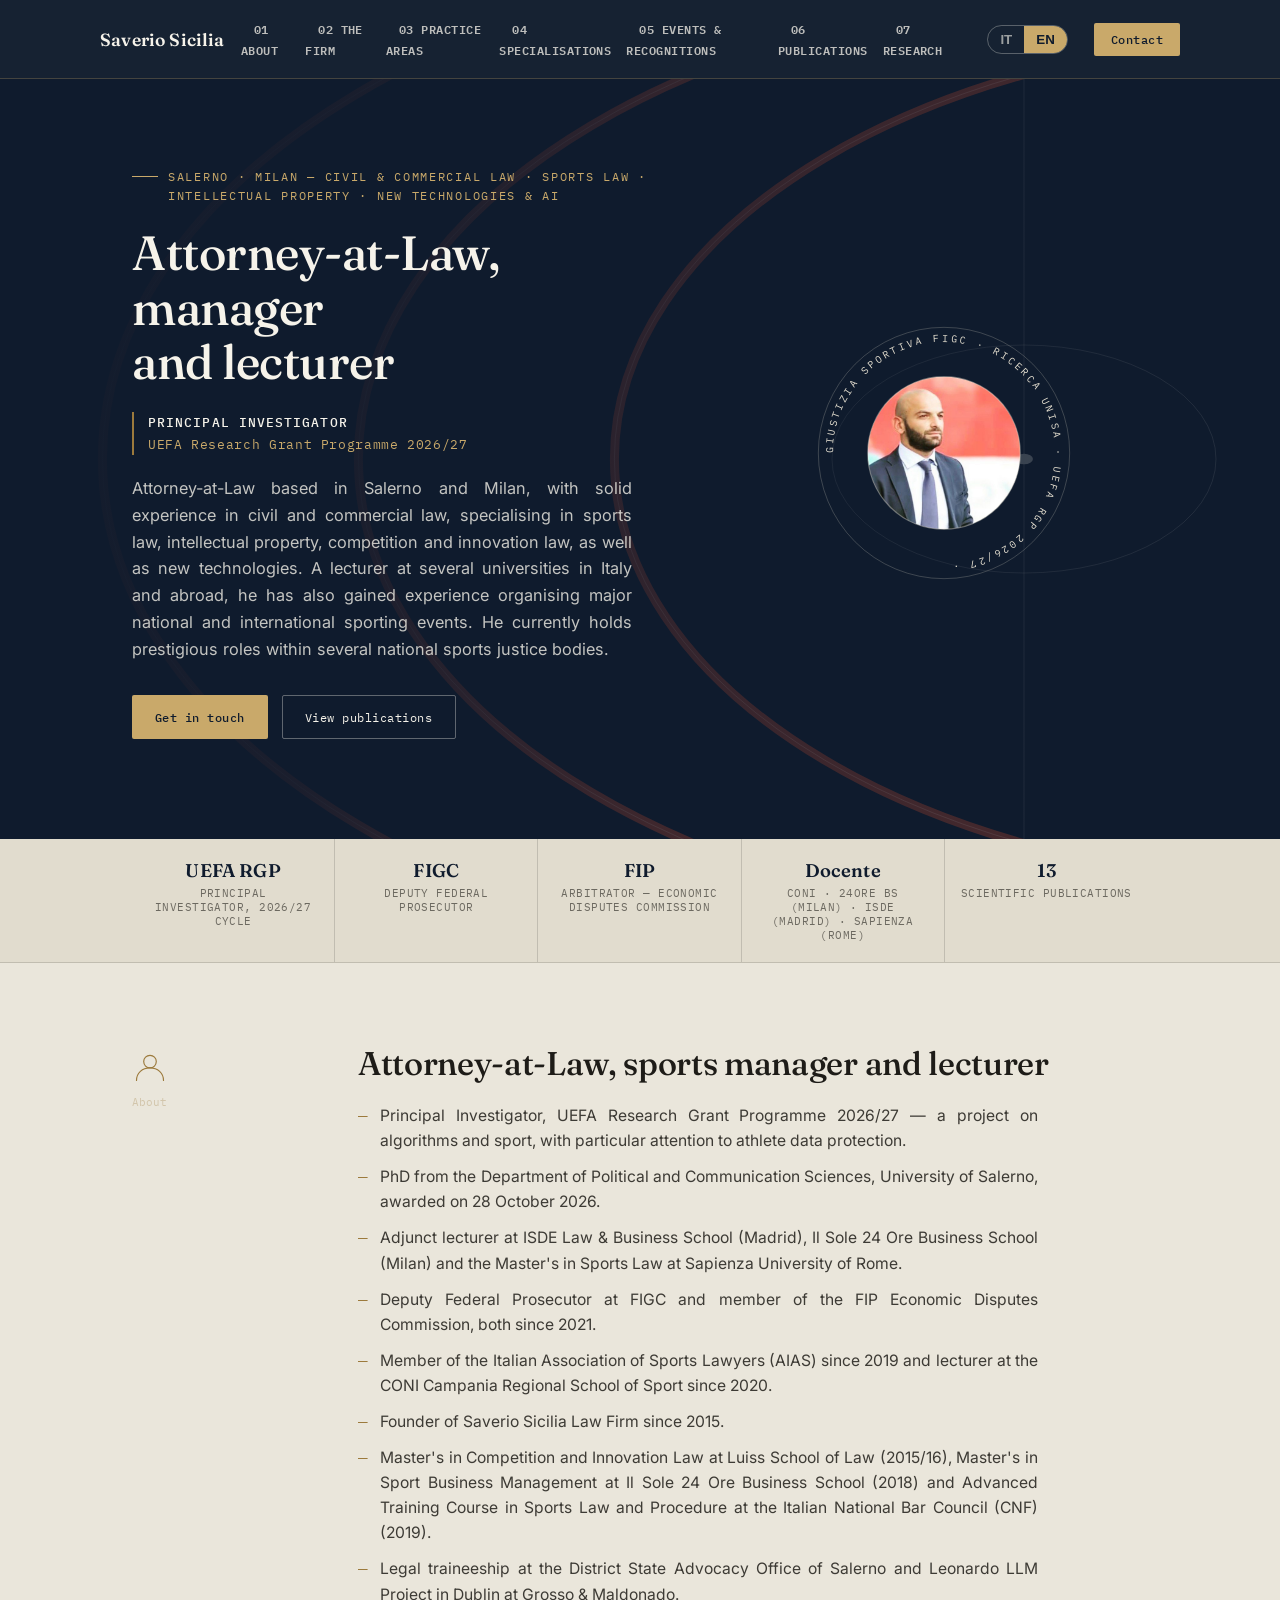
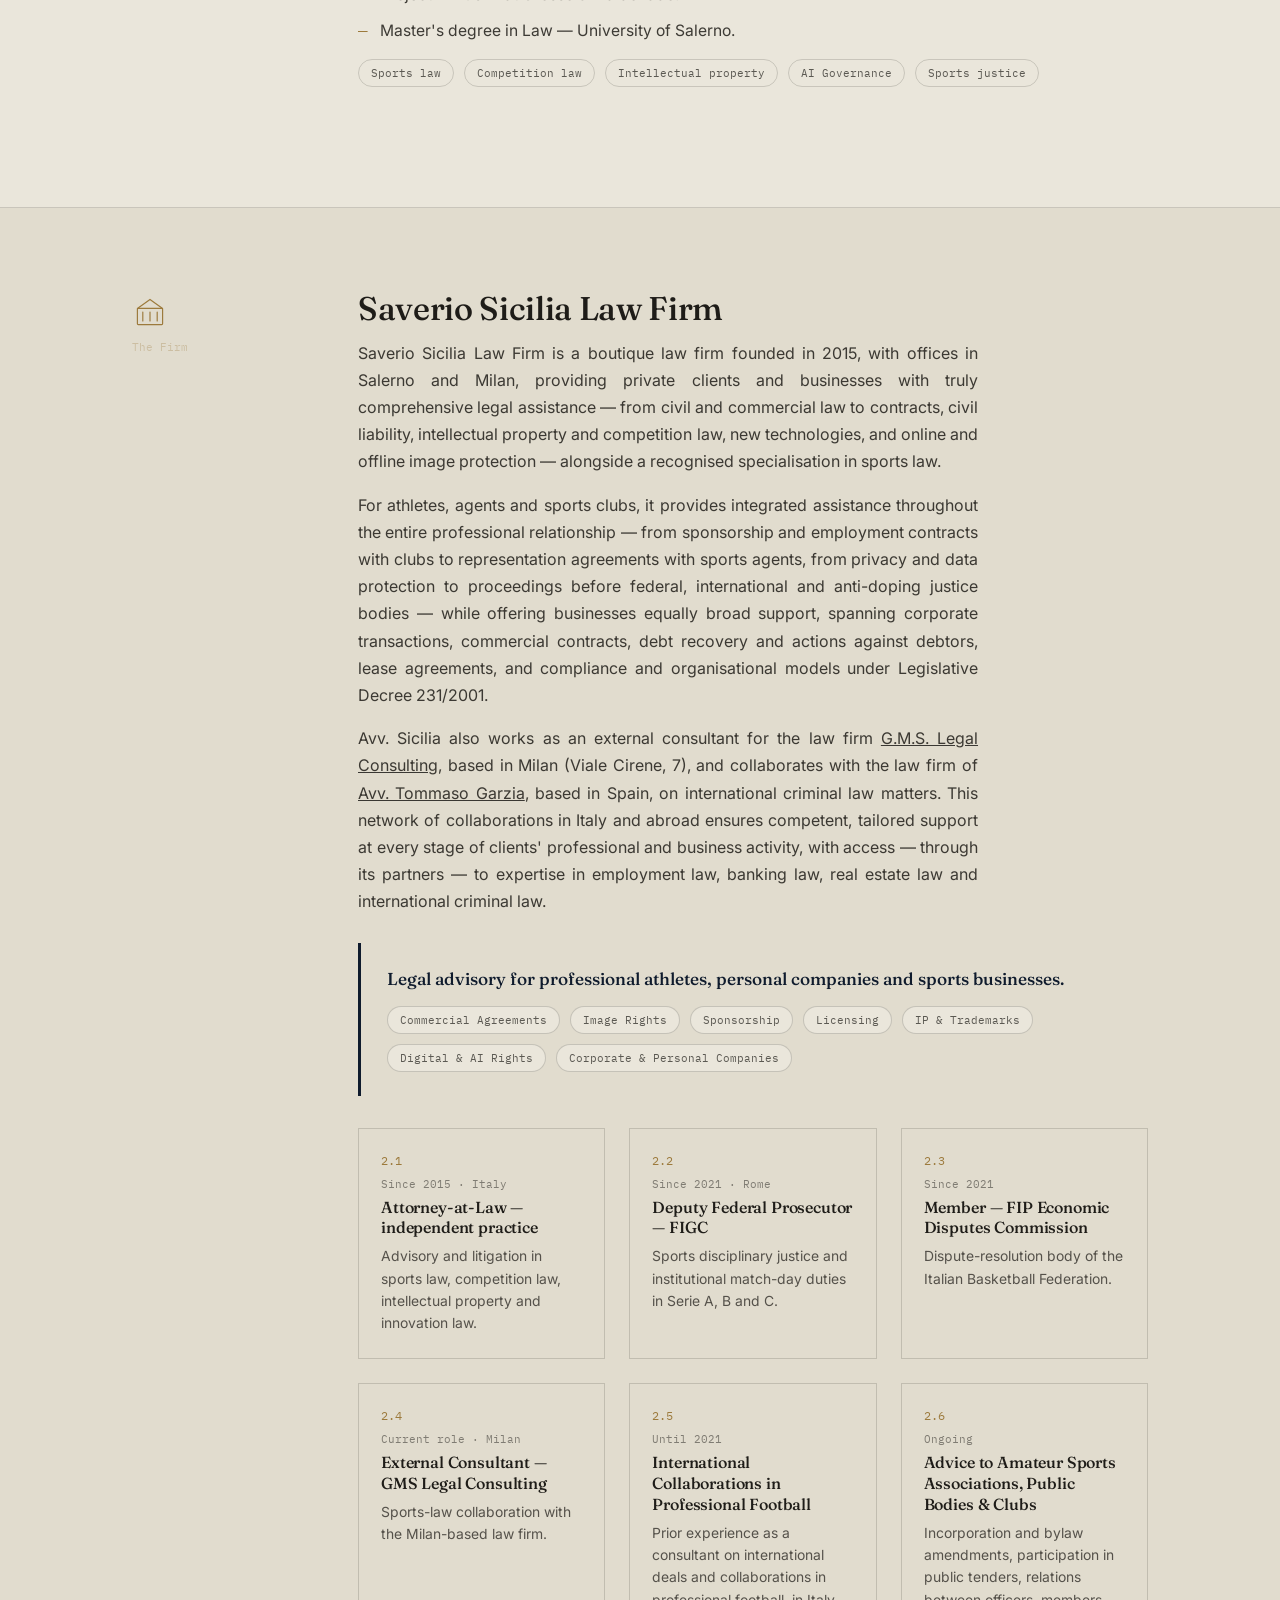
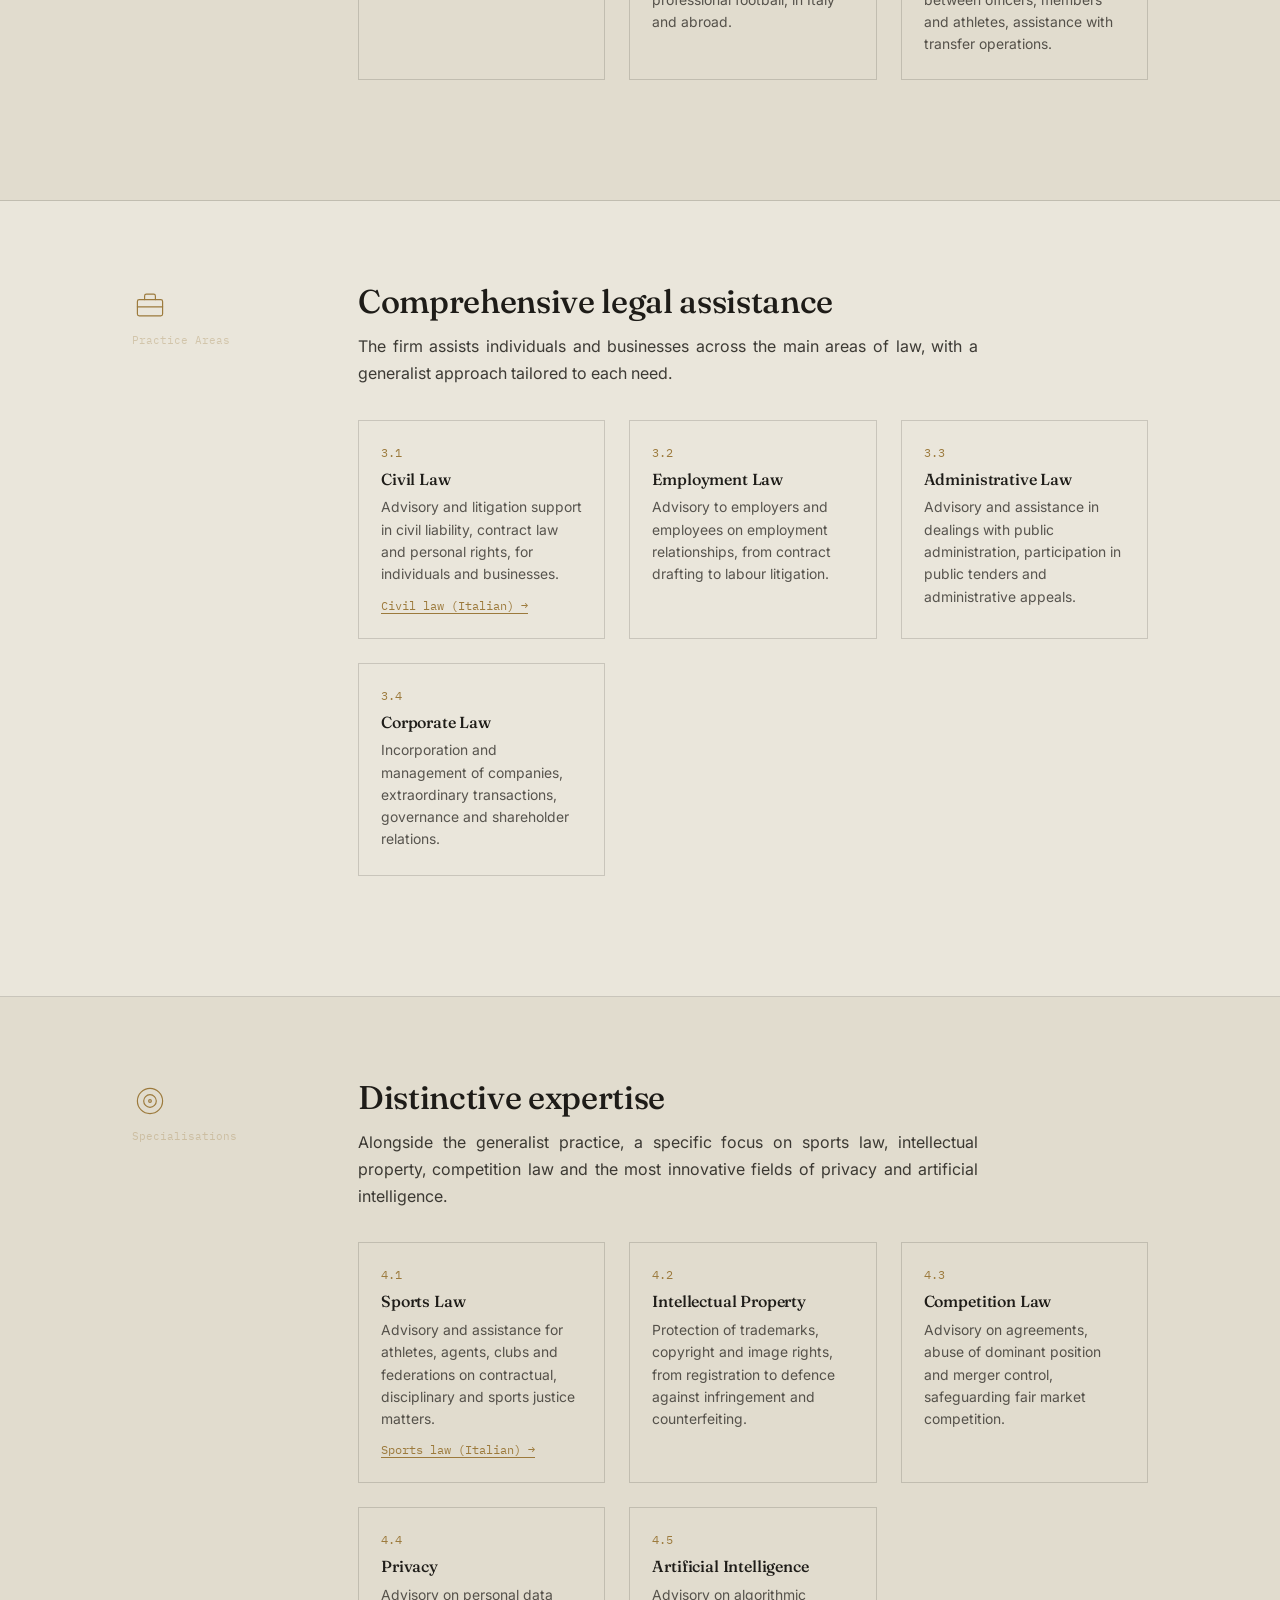
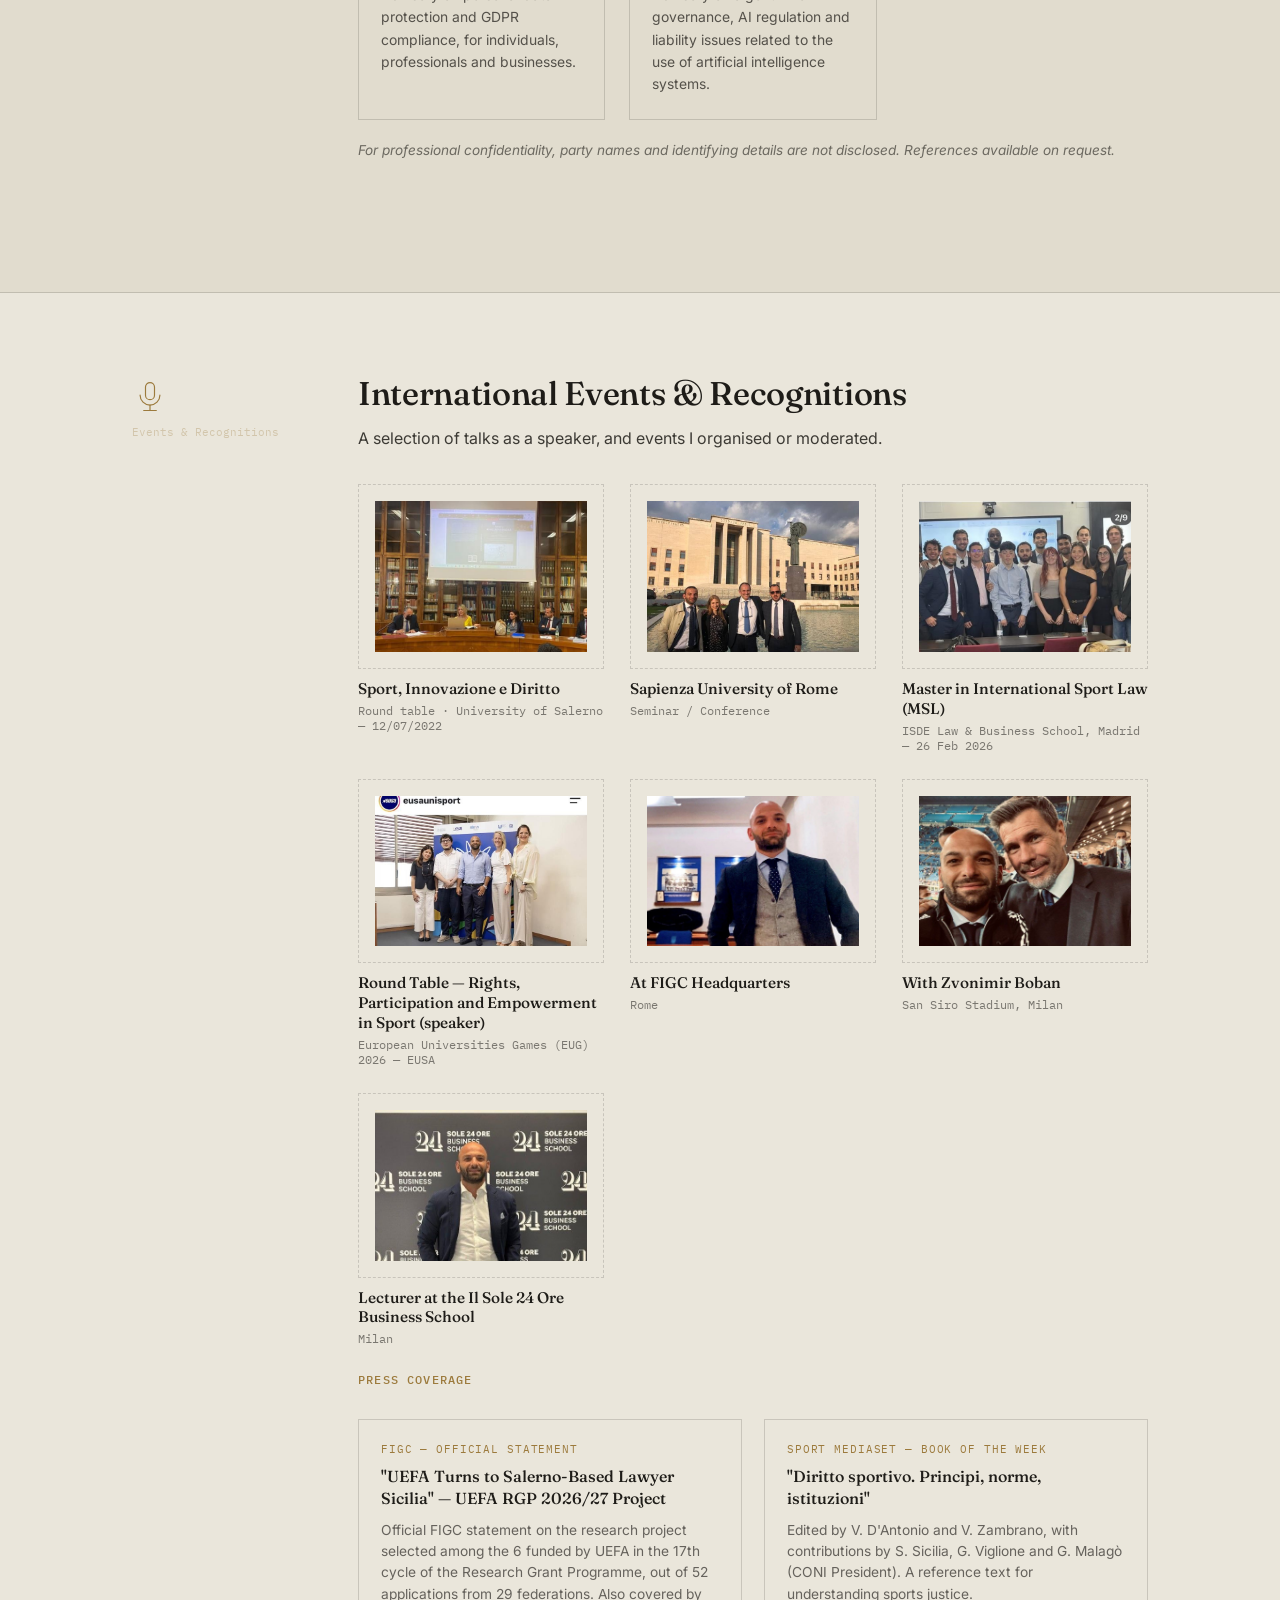
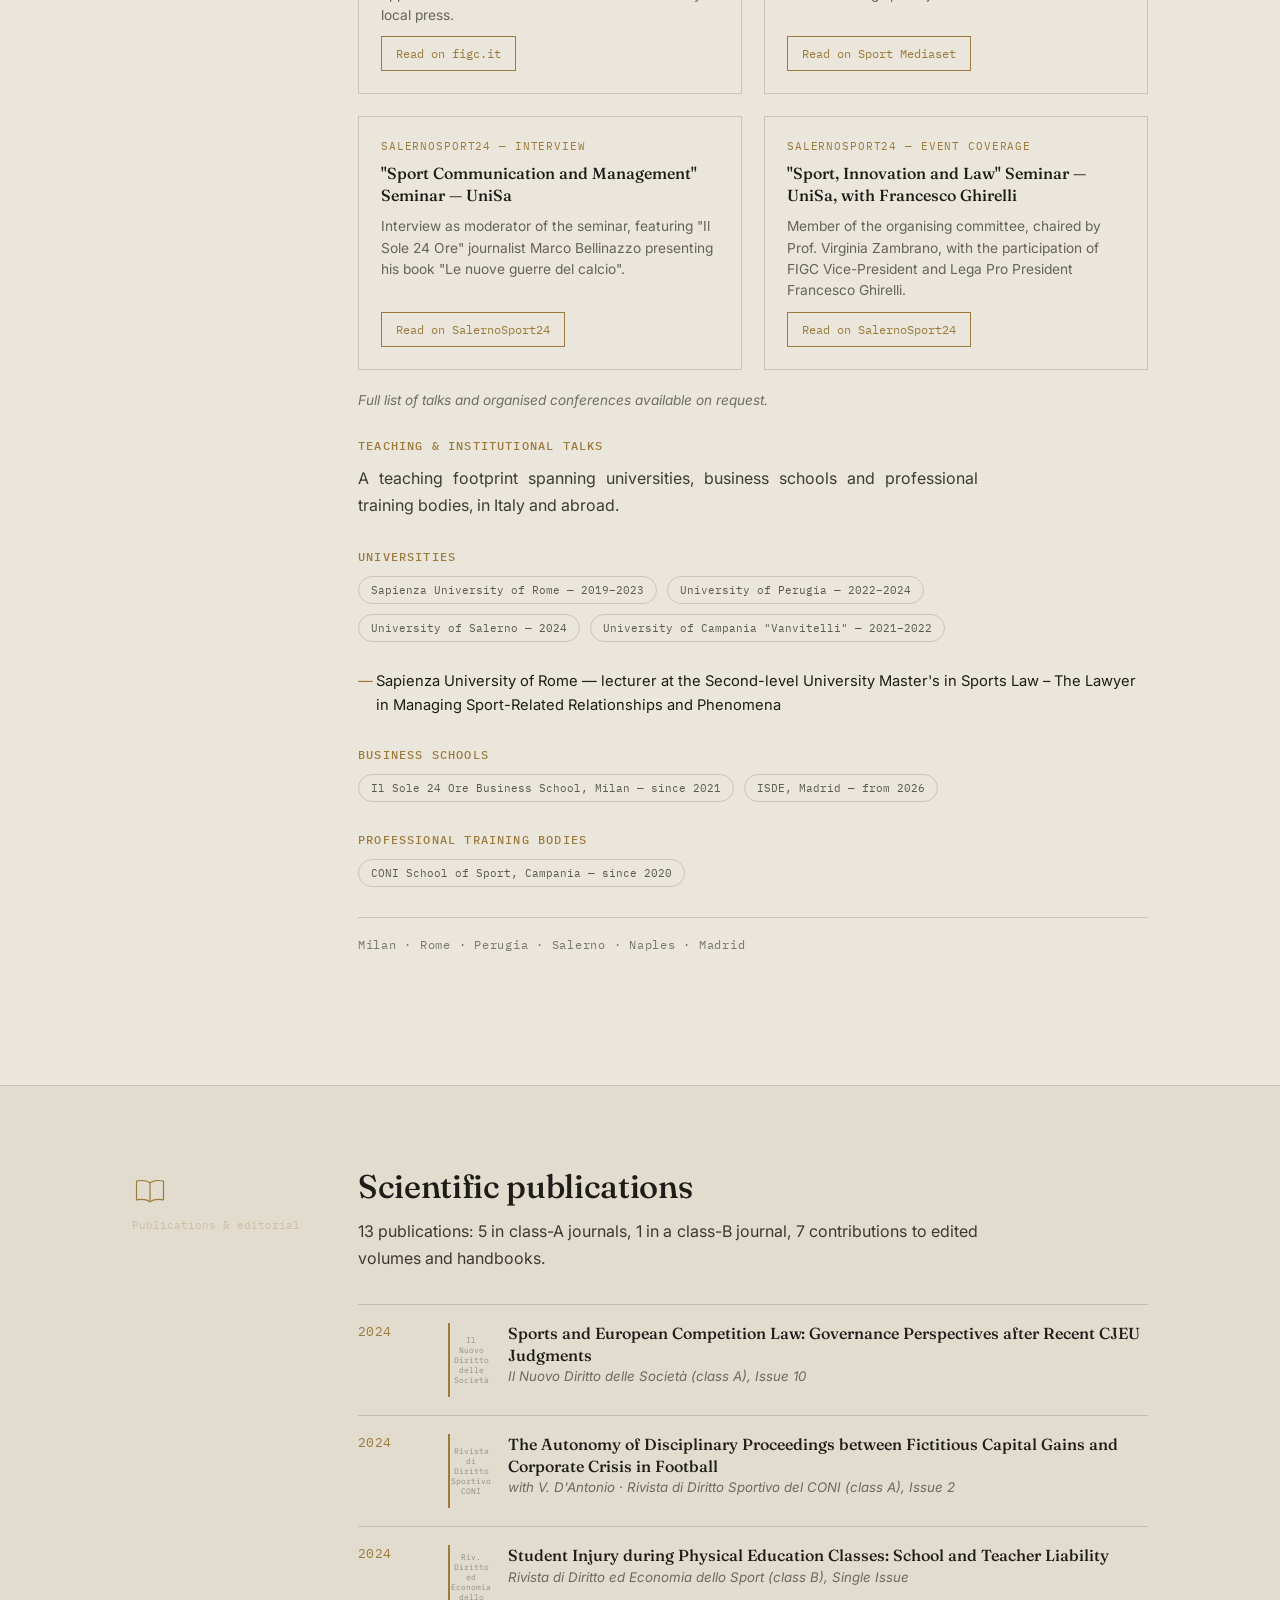
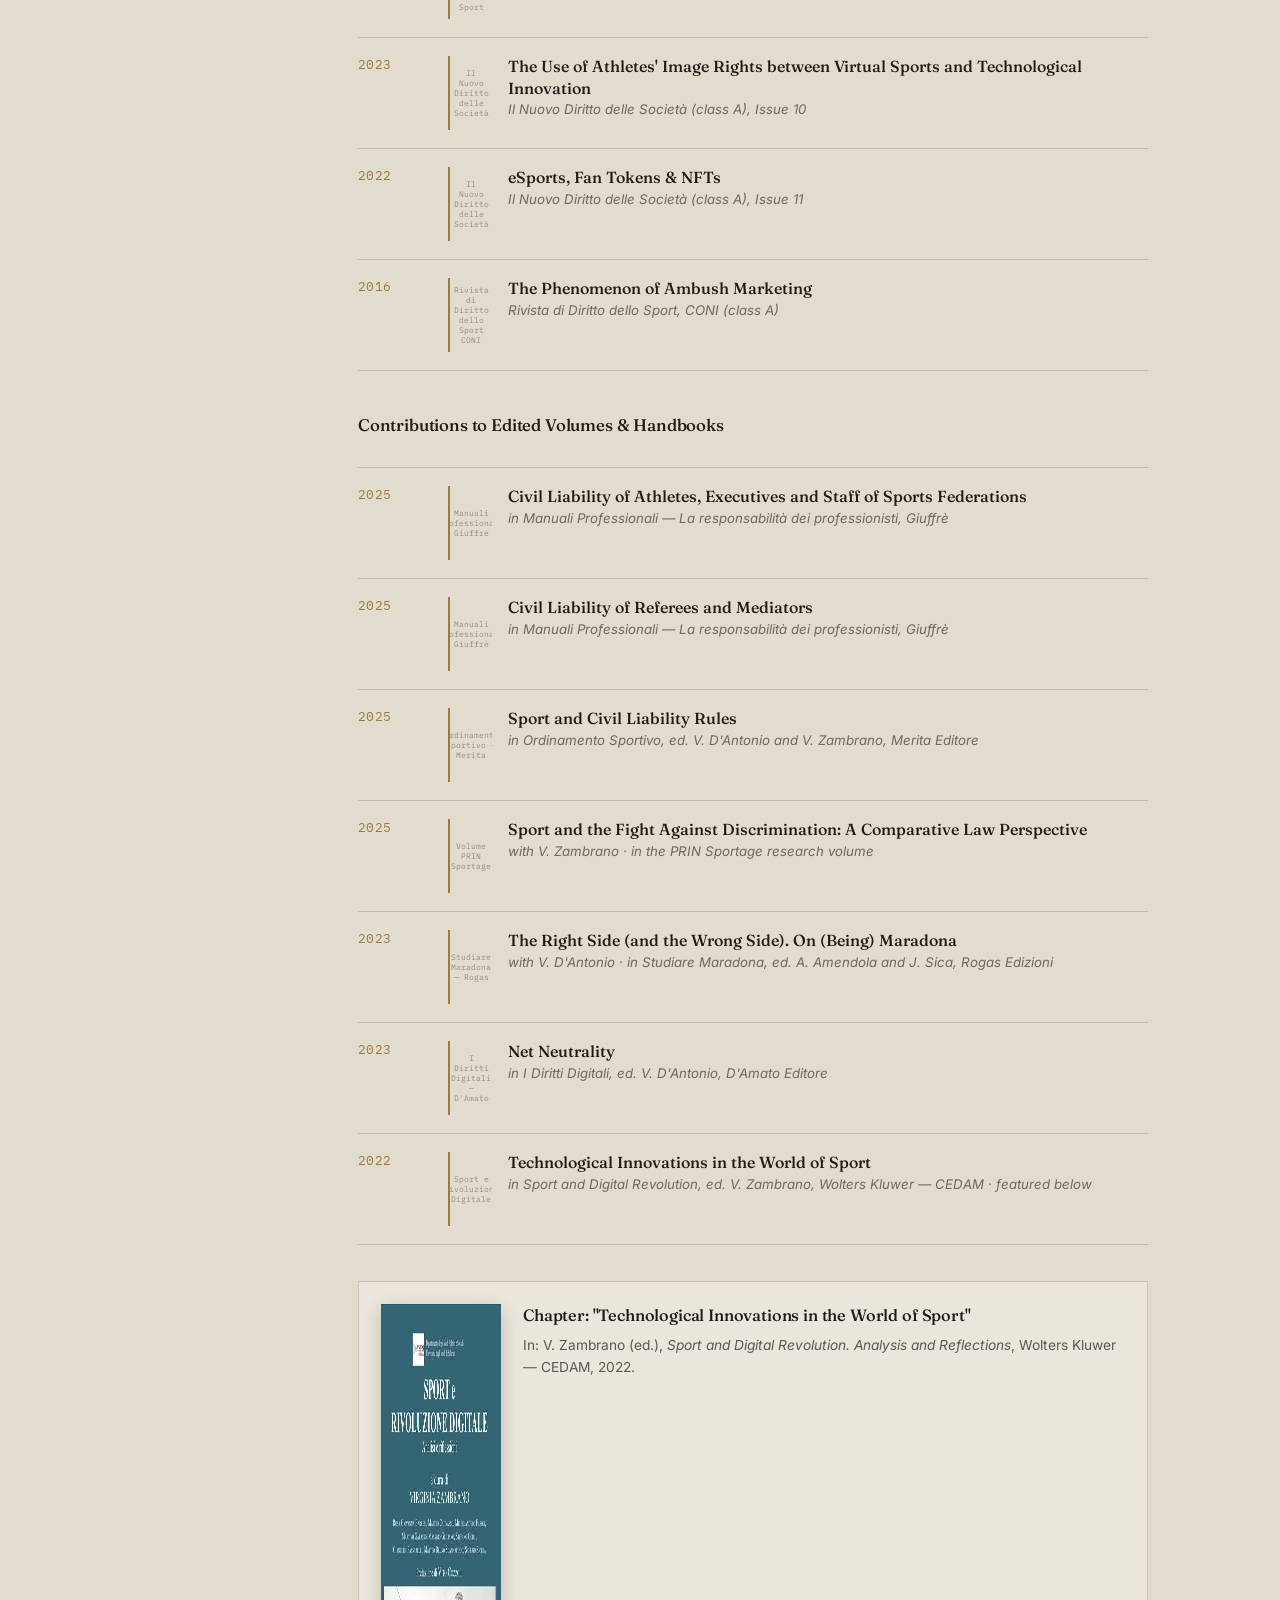
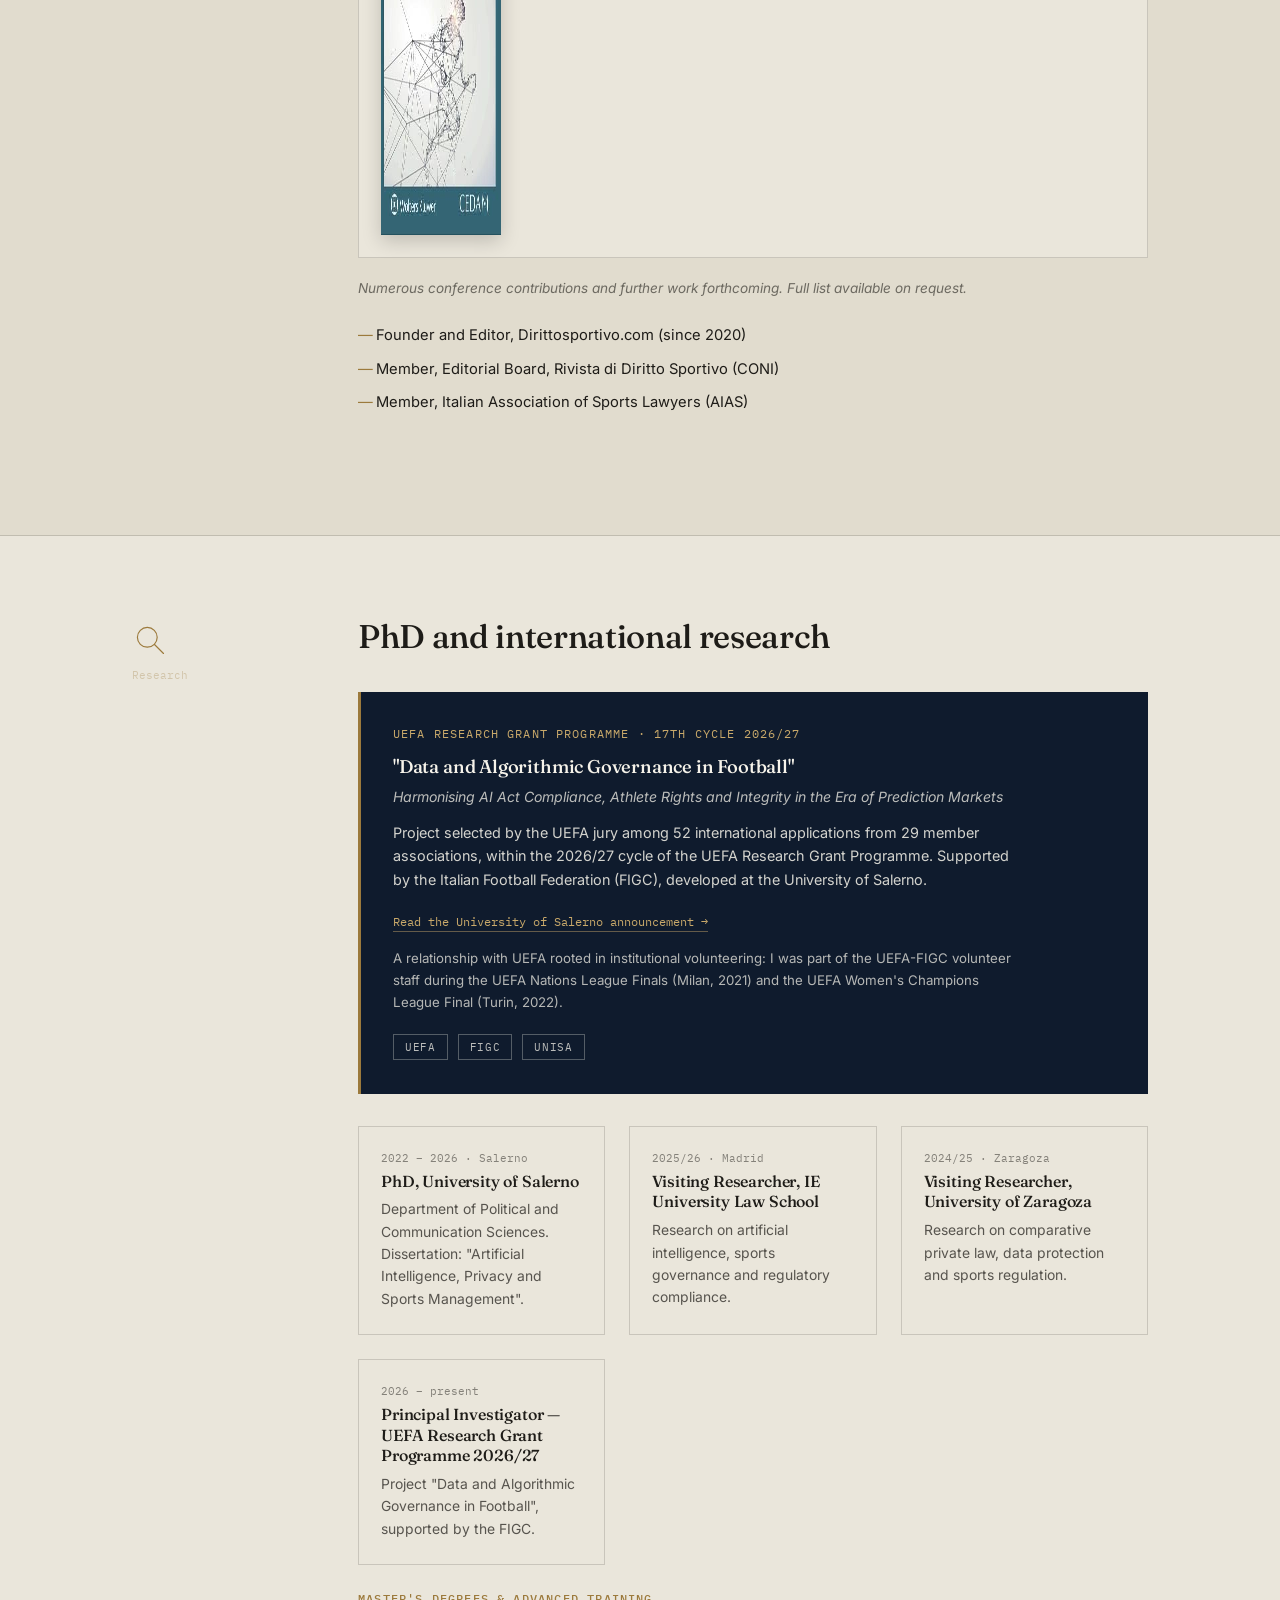
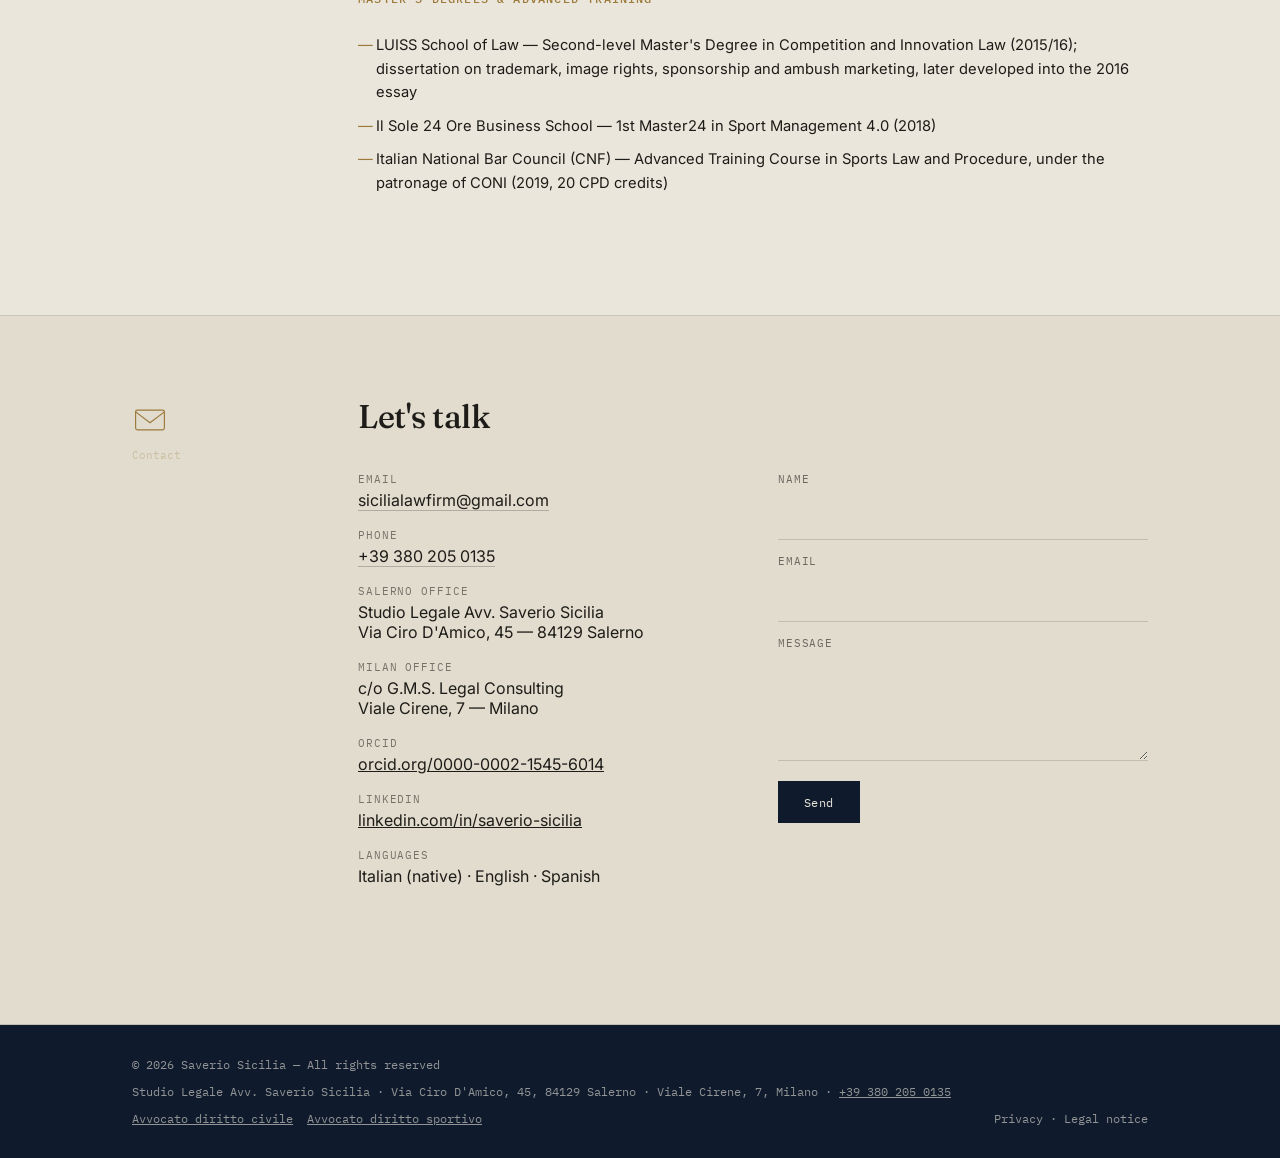
<file: sport/index.html>
<!DOCTYPE html>
<html lang="en">
<head>
<meta charset="UTF-8">
<meta name="viewport" content="width=device-width, initial-scale=1.0">
<link rel="icon" href="/favicon.ico" sizes="any">
<link rel="icon" href="/favicon.svg" type="image/svg+xml">
<link rel="apple-touch-icon" href="/apple-touch-icon.png">
<meta name="theme-color" content="#0F1B2D">
<title>Avv. Saverio Sicilia — Attorney-at-Law & Sports Manager</title>
<meta name="description" content="Sports law and sports management for athletes, clubs and agents: employment contracts, transfers, sponsorship and image rights. Principal Investigator, UEFA Research Grant Programme 2026/27. Milan · Salerno, Italy.">
<meta name="author" content="Saverio Sicilia">
<meta name="robots" content="noindex, follow">
<link rel="alternate" type="text/plain" href="/llms.txt" title="Summary for AI assistants">
<meta name="msvalidate.01" content="A976DEEF75B888488E20E91839288352" />

<meta property="og:type" content="website">
<meta property="og:site_name" content="Saverio Sicilia Law Firm">
<meta property="og:title" content="Avv. Saverio Sicilia — Attorney-at-Law & Sports Manager">
<meta property="og:description" content="Sports law and sports management for athletes, clubs and agents: employment contracts, transfers, sponsorship and image rights. Principal Investigator, UEFA Research Grant Programme 2026/27. Milan · Salerno, Italy.">
<meta property="og:url" content="https://sicilialawfirm.it/sport/">
<meta property="og:locale" content="en_GB">
<meta property="og:locale:alternate" content="it_IT">
<meta property="og:image" content="https://sicilialawfirm.it/img/og-saverio-sicilia-sport.jpg">
<meta property="og:image:width" content="1200">
<meta property="og:image:height" content="630">
<meta property="og:image:alt" content="Avv. Saverio Sicilia — Attorney-at-Law and Sports Manager">
<meta name="twitter:card" content="summary_large_image">
<meta name="twitter:title" content="Avv. Saverio Sicilia — Attorney-at-Law & Sports Manager">
<meta name="twitter:description" content="Sports law and sports management for athletes, clubs and agents: employment contracts, transfers, sponsorship and image rights. Principal Investigator, UEFA Research Grant Programme 2026/27. Milan · Salerno, Italy.">

<script type="application/ld+json">
{
 "@context": "https://schema.org",
 "@graph": [
  {
   "@type": "Person",
   "@id": "https://sicilialawfirm.it/#saverio-sicilia",
   "name": "Saverio Sicilia",
   "honorificPrefix": "Avv.",
   "jobTitle": "Avvocato",
   "url": "https://sicilialawfirm.it/",
   "image": "https://sicilialawfirm.it/img/avv-saverio-sicilia.jpg",
   "email": "mailto:sicilialawfirm@gmail.com",
   "telephone": "+39 380 205 0135",
   "worksFor": {
    "@id": "https://sicilialawfirm.it/#studio"
   },
   "alumniOf": [
    {
     "@type": "CollegeOrUniversity",
     "name": "Università degli Studi di Salerno"
    },
    {
     "@type": "CollegeOrUniversity",
     "name": "Luiss School of Law"
    }
   ],
   "memberOf": [
    {
     "@type": "Organization",
     "name": "Associazione Italiana Avvocati dello Sport (AIAS)"
    }
   ],
   "knowsAbout": [
    "Diritto civile",
    "Responsabilità civile e risarcimento del danno",
    "Contrattualistica",
    "Recupero crediti",
    "Locazioni",
    "Diritto condominiale",
    "Diritto commerciale",
    "Diritto sportivo",
    "Giustizia sportiva",
    "Contratti di lavoro sportivo",
    "Agenti sportivi",
    "Sponsorizzazioni sportive",
    "Diritti d'immagine degli atleti",
    "Proprietà intellettuale",
    "Diritto della concorrenza",
    "Privacy e GDPR",
    "Intelligenza artificiale e AI Act"
   ],
   "knowsLanguage": [
    "it",
    "en",
    "es"
   ],
   "sameAs": [
    "https://www.linkedin.com/in/saverio-sicilia",
    "https://orcid.org/0000-0002-1545-6014",
    "https://www.figc.it/it/federazione/news/uefa-research-grant-programme-2026-27-il-progetto-di-ricerca-dellavvocato-saverio-sicilia-e-supportato-dalla-figc-tra-i-lavori-selezionati-l1f13q9u",
    "https://www.unisa.it/unisa-rescue-page/dettaglio/id/529/module/326/row/30064/uefa-seleziona-un-progetto-dell-universita-di-salerno"
   ],
   "subjectOf": [
    {
     "@type": "NewsArticle",
     "name": "UEFA Research Grant Programme 2026/27: il progetto di ricerca dell'avvocato Saverio Sicilia supportato dalla FIGC tra i lavori selezionati",
     "publisher": {
      "@type": "Organization",
      "name": "FIGC"
     },
     "url": "https://www.figc.it/it/federazione/news/uefa-research-grant-programme-2026-27-il-progetto-di-ricerca-dellavvocato-saverio-sicilia-e-supportato-dalla-figc-tra-i-lavori-selezionati-l1f13q9u"
    },
    {
     "@type": "NewsArticle",
     "name": "UEFA seleziona un progetto dell'Università di Salerno",
     "publisher": {
      "@type": "Organization",
      "name": "Università degli Studi di Salerno"
     },
     "url": "https://www.unisa.it/unisa-rescue-page/dettaglio/id/529/module/326/row/30064/uefa-seleziona-un-progetto-dell-universita-di-salerno"
    },
    {
     "@type": "NewsArticle",
     "name": "Saverio Sicilia — intervista",
     "publisher": {
      "@type": "Organization",
      "name": "SalernoSport24"
     },
     "url": "https://www.salernosport24.com/saverio-sicilia-intervista-salerno-sport-24/"
    },
    {
     "@type": "NewsArticle",
     "name": "Seminario UniSa: Saverio Sicilia, sport e Francesco Ghirelli",
     "publisher": {
      "@type": "Organization",
      "name": "SalernoSport24"
     },
     "url": "https://www.salernosport24.com/seminario-unisa-saverio-sicilia-sport-francesco-ghirelli/"
    },
    {
     "@type": "Review",
     "name": "Diritto sportivo. Principi, norme, istituzioni — Un libro a settimana",
     "publisher": {
      "@type": "Organization",
      "name": "Sport Mediaset"
     },
     "url": "https://www.sportmediaset.mediaset.it/un-libro-a-settimana/diritto-sportivo-principi-norme-istituzioni-il-testo-per-comprendere-la-giustizia-nello-sport_95150997-202502k.shtml"
    }
   ],
   "hasCredential": [
    {
     "@type": "EducationalOccupationalCredential",
     "name": "Master in Diritto della Concorrenza e dell'Innovazione",
     "recognizedBy": {
      "@type": "Organization",
      "name": "Luiss School of Law"
     }
    },
    {
     "@type": "EducationalOccupationalCredential",
     "name": "Corso di Alta Formazione in Diritto e Processo Sportivo",
     "recognizedBy": {
      "@type": "Organization",
      "name": "Consiglio Nazionale Forense"
     }
    }
   ]
  },
  {
   "@type": [
    "LegalService",
    "Attorney"
   ],
   "@id": "https://sicilialawfirm.it/#studio",
   "name": "Studio Legale Avv. Saverio Sicilia",
   "alternateName": [
    "Saverio Sicilia Law Firm",
    "Studio Legale Sicilia",
    "Sicilia Law Firm"
   ],
   "description": "Studio legale a Salerno e Milano: diritto civile e diritto sportivo, contrattualistica, responsabilità civile, proprietà intellettuale e nuove tecnologie.",
   "url": "https://sicilialawfirm.it/",
   "telephone": "+39 380 205 0135",
   "email": "mailto:sicilialawfirm@gmail.com",
   "image": "https://sicilialawfirm.it/img/sede-figc-roma.jpg",
   "founder": {
    "@id": "https://sicilialawfirm.it/#saverio-sicilia"
   },
   "foundingDate": "2015",
   "address": {
    "@type": "PostalAddress",
    "streetAddress": "Via Ciro D'Amico, 45",
    "postalCode": "84129",
    "addressLocality": "Salerno",
    "addressRegion": "SA",
    "addressCountry": "IT"
   },
   "location": [
    {
     "@type": "Place",
     "name": "Studio Legale Avv. Saverio Sicilia — Salerno",
     "address": {
      "@type": "PostalAddress",
      "streetAddress": "Via Ciro D'Amico, 45",
      "postalCode": "84129",
      "addressLocality": "Salerno",
      "addressRegion": "SA",
      "addressCountry": "IT"
     }
    },
    {
     "@type": "Place",
     "name": "Sede di Milano c/o G.M.S. Legal Consulting",
     "address": {
      "@type": "PostalAddress",
      "streetAddress": "Viale Cirene, 7",
      "addressLocality": "Milano",
      "addressRegion": "MI",
      "addressCountry": "IT"
     }
    }
   ],
   "areaServed": [
    {
     "@type": "City",
     "name": "Salerno"
    },
    {
     "@type": "City",
     "name": "Milano"
    },
    {
     "@type": "AdministrativeArea",
     "name": "Campania"
    },
    {
     "@type": "AdministrativeArea",
     "name": "Lombardia"
    },
    {
     "@type": "Country",
     "name": "Italia"
    }
   ],
   "knowsAbout": [
    "Diritto civile",
    "Responsabilità civile e risarcimento del danno",
    "Contrattualistica",
    "Recupero crediti",
    "Locazioni",
    "Diritto condominiale",
    "Diritto commerciale",
    "Diritto sportivo",
    "Giustizia sportiva",
    "Contratti di lavoro sportivo",
    "Agenti sportivi",
    "Sponsorizzazioni sportive",
    "Diritti d'immagine degli atleti",
    "Proprietà intellettuale",
    "Diritto della concorrenza",
    "Privacy e GDPR",
    "Intelligenza artificiale e AI Act"
   ],
   "hasOfferCatalog": {
    "@type": "OfferCatalog",
    "name": "Aree di attività",
    "itemListElement": [
     {
      "@type": "Offer",
      "itemOffered": {
       "@type": "Service",
       "name": "Avvocato diritto civile",
       "url": "https://sicilialawfirm.it/avvocato-diritto-civile/"
      }
     },
     {
      "@type": "Offer",
      "itemOffered": {
       "@type": "Service",
       "name": "Avvocato diritto sportivo",
       "url": "https://sicilialawfirm.it/avvocato-diritto-sportivo/"
      }
     }
    ]
   },
   "sameAs": [
    "https://www.linkedin.com/in/saverio-sicilia",
    "https://orcid.org/0000-0002-1545-6014",
    "https://www.figc.it/it/federazione/news/uefa-research-grant-programme-2026-27-il-progetto-di-ricerca-dellavvocato-saverio-sicilia-e-supportato-dalla-figc-tra-i-lavori-selezionati-l1f13q9u",
    "https://www.unisa.it/unisa-rescue-page/dettaglio/id/529/module/326/row/30064/uefa-seleziona-un-progetto-dell-universita-di-salerno"
   ]
  },
  {
   "@type": "WebSite",
   "@id": "https://sicilialawfirm.it/#website",
   "url": "https://sicilialawfirm.it/",
   "name": "Studio Legale Avv. Saverio Sicilia",
   "inLanguage": [
    "it-IT",
    "en"
   ],
   "publisher": {
    "@id": "https://sicilialawfirm.it/#studio"
   }
  },
  {
   "@type": "ItemList",
   "@id": "https://sicilialawfirm.it/#pubblicazioni",
   "name": "Pubblicazioni scientifiche dell'Avv. Saverio Sicilia",
   "itemListElement": [
    {
     "@type": "ListItem",
     "position": 1,
     "item": {
      "@type": "ScholarlyArticle",
      "name": "Il diritto sportivo e la concorrenza europea, tra recenti sentenze della Corte di Giustizia",
      "datePublished": "2024",
      "inLanguage": "it",
      "author": [
       {
        "@id": "https://sicilialawfirm.it/#saverio-sicilia"
       }
      ],
      "isPartOf": {
       "@type": "Periodical",
       "name": "Il Nuovo Diritto delle Società"
      }
     }
    },
    {
     "@type": "ListItem",
     "position": 2,
     "item": {
      "@type": "ScholarlyArticle",
      "name": "L'autonomia del procedimento disciplinare tra plusvalenze fittizie e crisi d'impresa nel calcio",
      "datePublished": "2024",
      "inLanguage": "it",
      "author": [
       {
        "@id": "https://sicilialawfirm.it/#saverio-sicilia"
       },
       {
        "@type": "Person",
        "name": "V. D'Antonio"
       }
      ],
      "isPartOf": {
       "@type": "Periodical",
       "name": "Rivista di Diritto Sportivo del CONI"
      }
     }
    },
    {
     "@type": "ListItem",
     "position": 3,
     "item": {
      "@type": "ScholarlyArticle",
      "name": "Infortunio dello studente durante le lezioni di educazione fisica: responsabilità della scuola e del docente",
      "datePublished": "2024",
      "inLanguage": "it",
      "author": [
       {
        "@id": "https://sicilialawfirm.it/#saverio-sicilia"
       }
      ],
      "isPartOf": {
       "@type": "Periodical",
       "name": "Rivista di Diritto ed Economia dello Sport"
      }
     }
    },
    {
     "@type": "ListItem",
     "position": 4,
     "item": {
      "@type": "ScholarlyArticle",
      "name": "L'uso dei diritti d'immagine degli atleti tra sport virtuale e innovazione tecnologica",
      "datePublished": "2023",
      "inLanguage": "it",
      "author": [
       {
        "@id": "https://sicilialawfirm.it/#saverio-sicilia"
       }
      ],
      "isPartOf": {
       "@type": "Periodical",
       "name": "Il Nuovo Diritto delle Società"
      }
     }
    },
    {
     "@type": "ListItem",
     "position": 5,
     "item": {
      "@type": "ScholarlyArticle",
      "name": "eSports, Fan Token & NFT",
      "datePublished": "2022",
      "inLanguage": "it",
      "author": [
       {
        "@id": "https://sicilialawfirm.it/#saverio-sicilia"
       }
      ],
      "isPartOf": {
       "@type": "Periodical",
       "name": "Il Nuovo Diritto delle Società"
      }
     }
    },
    {
     "@type": "ListItem",
     "position": 6,
     "item": {
      "@type": "ScholarlyArticle",
      "name": "Il fenomeno dell'ambush marketing",
      "datePublished": "2016",
      "inLanguage": "it",
      "author": [
       {
        "@id": "https://sicilialawfirm.it/#saverio-sicilia"
       }
      ],
      "isPartOf": {
       "@type": "Periodical",
       "name": "Rivista di Diritto dello Sport, CONI"
      }
     }
    },
    {
     "@type": "ListItem",
     "position": 7,
     "item": {
      "@type": "Chapter",
      "name": "Responsabilità civile dell'atleta, del dirigente e del personale delle federazioni sportive",
      "datePublished": "2025",
      "inLanguage": "it",
      "author": [
       {
        "@id": "https://sicilialawfirm.it/#saverio-sicilia"
       }
      ],
      "publisher": {
       "@type": "Organization",
       "name": "Giuffrè"
      }
     }
    },
    {
     "@type": "ListItem",
     "position": 8,
     "item": {
      "@type": "Chapter",
      "name": "Responsabilità civile dell'arbitro e del mediatore",
      "datePublished": "2025",
      "inLanguage": "it",
      "author": [
       {
        "@id": "https://sicilialawfirm.it/#saverio-sicilia"
       }
      ],
      "publisher": {
       "@type": "Organization",
       "name": "Giuffrè"
      }
     }
    },
    {
     "@type": "ListItem",
     "position": 9,
     "item": {
      "@type": "Chapter",
      "name": "Sport e regole di responsabilità civile",
      "datePublished": "2025",
      "inLanguage": "it",
      "author": [
       {
        "@id": "https://sicilialawfirm.it/#saverio-sicilia"
       }
      ],
      "publisher": {
       "@type": "Organization",
       "name": "Merita Editore"
      }
     }
    },
    {
     "@type": "ListItem",
     "position": 10,
     "item": {
      "@type": "Chapter",
      "name": "Sport e contrasto alle discriminazioni: la prospettiva del diritto comparato",
      "datePublished": "2025",
      "inLanguage": "it",
      "author": [
       {
        "@id": "https://sicilialawfirm.it/#saverio-sicilia"
       },
       {
        "@type": "Person",
        "name": "V. Zambrano"
       }
      ],
      "publisher": {
       "@type": "Organization",
       "name": "PRIN Sportage"
      }
     }
    },
    {
     "@type": "ListItem",
     "position": 11,
     "item": {
      "@type": "Chapter",
      "name": "Il diritto (e il rovescio). Di (essere) Maradona",
      "datePublished": "2023",
      "inLanguage": "it",
      "author": [
       {
        "@id": "https://sicilialawfirm.it/#saverio-sicilia"
       },
       {
        "@type": "Person",
        "name": "V. D'Antonio"
       }
      ],
      "publisher": {
       "@type": "Organization",
       "name": "Rogas Edizioni"
      }
     }
    },
    {
     "@type": "ListItem",
     "position": 12,
     "item": {
      "@type": "Chapter",
      "name": "La Neutralità della rete",
      "datePublished": "2023",
      "inLanguage": "it",
      "author": [
       {
        "@id": "https://sicilialawfirm.it/#saverio-sicilia"
       }
      ],
      "publisher": {
       "@type": "Organization",
       "name": "D'Amato Editore"
      }
     }
    },
    {
     "@type": "ListItem",
     "position": 13,
     "item": {
      "@type": "Chapter",
      "name": "Le innovazioni tecnologiche nel mondo dello sport",
      "datePublished": "2022",
      "inLanguage": "it",
      "author": [
       {
        "@id": "https://sicilialawfirm.it/#saverio-sicilia"
       }
      ],
      "publisher": {
       "@type": "Organization",
       "name": "Wolters Kluwer — CEDAM"
      }
     }
    }
   ]
  },
  {
   "@type": "WebPage",
   "@id": "https://sicilialawfirm.it/en/",
   "url": "https://sicilialawfirm.it/en/",
   "name": "Civil Law and Sports Law Attorney in Salerno and Milan, Italy | Avv. Saverio Sicilia",
   "description": "Saverio Sicilia Law Firm, Salerno (Via Ciro D'Amico 45) and Milan (Viale Cirene 7), Italy. Civil and sports law: contracts, civil liability, debt recovery, sports employment contracts, agents, sponsorship, image rights and sports justice. Tel. +39 380 205 0135.",
   "inLanguage": "en",
   "isPartOf": {
    "@id": "https://sicilialawfirm.it/#website"
   },
   "about": {
    "@id": "https://sicilialawfirm.it/#studio"
   }
  }
 ]
}
</script>

<link rel="preconnect" href="https://fonts.googleapis.com">
<link href="https://fonts.googleapis.com/css2?family=Fraunces:opsz,wght@9..144,300;9..144,400;9..144,500;9..144,600&family=Inter:wght@400;500;600;700&family=IBM+Plex+Mono:wght@400;500&display=swap" rel="stylesheet">
<link rel="stylesheet" href="/assets/style.css">
</head>
<body class="lang-en">

<header>
  <div class="wrap navbar">
    <a href="#top" class="brand">Saverio Sicilia</a>
    <button class="nav-toggle" id="navToggle" aria-expanded="false" aria-controls="navLinks">MENU</button>
    <div class="navbar-right">
      <ul class="links" id="navLinks">
        <li><a href="#chi-sono"><span class="it">01 Chi sono</span><span class="en">01 About</span></a></li>
        <li><a href="#studio"><span class="it">02 Lo Studio</span><span class="en">02 The Firm</span></a></li>
        <li><a href="#aree-competenza"><span class="it">03 Aree di competenza</span><span class="en">03 Practice Areas</span></a></li>
        <li><a href="#specializzazioni"><span class="it">04 Specializzazioni</span><span class="en">04 Specialisations</span></a></li>
        <li><a href="#eventi"><span class="it">05 Eventi e riconoscimenti</span><span class="en">05 Events & Recognitions</span></a></li>
        <li><a href="#pubblicazioni"><span class="it">06 Pubblicazioni</span><span class="en">06 Publications</span></a></li>
        <li><a href="#ricerca"><span class="it">07 Ricerca</span><span class="en">07 Research</span></a></li>
      </ul>
      <div class="lang-switch">
        <button id="btnIt" onclick="setLang('it')">IT</button>
        <button id="btnEn" class="active" onclick="setLang('en')">EN</button>
      </div>
      <a href="#contatti" class="btn btn-primary nav-cta"><span class="it">Contattami</span><span class="en">Contact</span></a>
    </div>
  </div>
</header>

<section class="hero" id="top">
  <div class="pitch-lines" aria-hidden="true">
    <svg viewBox="0 0 100 100" preserveAspectRatio="none">
      <!-- pista d'atletica stilizzata: curve concentriche sul lato destro -->
      <g fill="none" stroke-linecap="round">
        <path d="M 76 118 A 62 62 0 0 1 76 -18" stroke="var(--track-red)" stroke-width="9" opacity="0.85" vector-effect="non-scaling-stroke"/>
        <path d="M 76 118 A 62 62 0 0 1 76 -18" stroke="#F6F3EA" stroke-width="0.4" opacity="0.55" vector-effect="non-scaling-stroke"/>
        <path d="M 90 112 A 48 48 0 0 1 90 -12" stroke="var(--track-red)" stroke-width="9" opacity="0.7" vector-effect="non-scaling-stroke"/>
        <path d="M 90 112 A 48 48 0 0 1 90 -12" stroke="#F6F3EA" stroke-width="0.4" opacity="0.45" vector-effect="non-scaling-stroke"/>
        <path d="M 104 106 A 34 34 0 0 1 104 -6" stroke="var(--track-red)" stroke-width="9" opacity="0.55" vector-effect="non-scaling-stroke"/>
        <path d="M 104 106 A 34 34 0 0 1 104 -6" stroke="#F6F3EA" stroke-width="0.4" opacity="0.35" vector-effect="non-scaling-stroke"/>
      </g>
      <!-- campo interno: linee di gioco -->
      <g stroke="#F6F3EA" fill="none" opacity="0.3" vector-effect="non-scaling-stroke">
        <circle cx="80" cy="50" r="15" stroke-width="0.4" vector-effect="non-scaling-stroke"/>
        <circle cx="80" cy="50" r="0.7" fill="#F6F3EA" stroke="none"/>
        <line x1="80" y1="0" x2="80" y2="100" stroke-width="0.4" vector-effect="non-scaling-stroke"/>
      </g>
    </svg>
  </div>
  <div class="wrap">
    <div>
      <div class="eyebrow"><span class="bar"></span>
        <span class="it">Salerno · Milano — Diritto Civile e Commerciale · Diritto Sportivo · Proprietà Intellettuale · Nuove Tecnologie e IA</span>
        <span class="en">Salerno · Milan — Civil & Commercial Law · Sports Law · Intellectual Property · New Technologies & AI</span>
      </div>
      <h1>
        <span class="it">Avvocato,<br>manager<br>e docente</span>
        <span class="en">Attorney-at-Law,<br>manager<br>and lecturer</span>
      </h1>
      <div class="uefa-tag">
        <strong>Principal Investigator</strong>
        UEFA Research Grant Programme 2026/27
      </div>
      <p class="lede">
        <span class="it">Avvocato a Salerno e Milano, con consolidata esperienza in diritto civile e commerciale, specializzato in diritto sportivo, proprietà intellettuale, diritto della concorrenza e dell'innovazione, nonché nelle nuove tecnologie. Docente in diverse università in Italia e all'estero, ha maturato esperienza anche nell'organizzazione di grandi eventi sportivi nazionali e internazionali. Oggi ricopre ruoli prestigiosi in diversi organi di giustizia sportiva a livello nazionale.</span>
        <span class="en">Attorney-at-Law based in Salerno and Milan, with solid experience in civil and commercial law, specialising in sports law, intellectual property, competition and innovation law, as well as new technologies. A lecturer at several universities in Italy and abroad, he has also gained experience organising major national and international sporting events. He currently holds prestigious roles within several national sports justice bodies.</span>
      </p>
      <div class="cta-row">
        <a href="#contatti" class="btn btn-primary"><span class="it">Richiedi una consulenza</span><span class="en">Get in touch</span></a>
        <a href="#pubblicazioni" class="btn btn-ghost"><span class="it">Vai alle pubblicazioni</span><span class="en">View publications</span></a>
      </div>
    </div>
    <div class="seal-wrap">
      <div class="seal" aria-hidden="true">
        <svg viewBox="0 0 300 300">
          <defs>
            <clipPath id="photoClip"><circle cx="150" cy="150" r="88"/></clipPath>
          </defs>
          <image x="62" y="62" width="176" height="176" href="/img/avv-saverio-sicilia.jpg" clip-path="url(#photoClip)" preserveAspectRatio="xMidYMid slice"/>
          <circle cx="150" cy="150" r="88" fill="none" stroke="#E7E1D2" stroke-opacity="0.4" stroke-width="1.5"/>
          <g class="seal-ring-text">
            <path id="ringPath" d="M 150,150 m -128,0 a 128,128 0 1,1 256,0 a 128,128 0 1,1 -256,0" fill="none"/>
            <text font-family="IBM Plex Mono, monospace" font-size="11.5" fill="#E7E1D2" letter-spacing="3">
              <textPath href="#ringPath" startOffset="0%">GIUSTIZIA SPORTIVA FIGC · RICERCA UNISA · UEFA RGP 2026/27 ·</textPath>
            </text>
          </g>
          <circle cx="150" cy="150" r="145" fill="none" stroke="#E7E1D2" stroke-opacity="0.25"/>
        </svg>
      </div>
    </div>
  </div>
</section>

<div class="trust-bar">
  <div class="wrap">
    <div class="trust-item">
      <span class="trust-num">UEFA RGP</span>
      <span class="trust-label it">Principal Investigator, ciclo 2026/27</span><span class="trust-label en">Principal Investigator, 2026/27 cycle</span>
    </div>
    <div class="trust-item">
      <span class="trust-num">FIGC</span>
      <span class="trust-label it">Sostituto Procuratore Federale</span><span class="trust-label en">Deputy Federal Prosecutor</span>
    </div>
    <div class="trust-item">
      <span class="trust-num">FIP</span>
      <span class="trust-label it">Arbitro — Commissione Vertenze Economiche</span><span class="trust-label en">Arbitrator — Economic Disputes Commission</span>
    </div>
    <div class="trust-item">
      <span class="trust-num">Docente</span>
      <span class="trust-label it">CONI · 24ORE BS (Milano) · ISDE (Madrid) · Sapienza (Roma)</span><span class="trust-label en">CONI · 24ORE BS (Milan) · ISDE (Madrid) · Sapienza (Rome)</span>
    </div>
    <div class="trust-item">
      <span class="trust-num">13</span>
      <span class="trust-label it">Pubblicazioni scientifiche</span><span class="trust-label en">Scientific publications</span>
    </div>
  </div>
</div>

<section class="article" id="chi-sono">
  <div class="wrap">
    <div class="art-head">
      <div class="art-num">
        <svg class="art-icon" viewBox="0 0 40 40" xmlns="http://www.w3.org/2000/svg"><circle cx="20" cy="14" r="7"/><path d="M5 35c0-8.5 6.5-14 15-14s15 5.5 15 14"/></svg>
        <span><span class="it">Chi sono</span><span class="en">About</span></span></div>
      <div>
        <h2 class="reveal"><span class="it">Avvocato, manager sportivo e docente</span><span class="en">Attorney-at-Law, sports manager and lecturer</span></h2>
        <ul class="key-points reveal">
          <li><span class="it">Principal Investigator, UEFA Research Grant Programme 2026/27 — progetto su algoritmi e sport, con particolare attenzione alla tutela dei dati degli atleti.</span><span class="en">Principal Investigator, UEFA Research Grant Programme 2026/27 — a project on algorithms and sport, with particular attention to athlete data protection.</span></li>
          <li><span class="it">Dottore di Ricerca presso il Dipartimento di Scienze Politiche e della Comunicazione dell'Università degli Studi di Salerno, titolo conseguito il 28.10.2026.</span><span class="en">PhD from the Department of Political and Communication Sciences, University of Salerno, awarded on 28 October 2026.</span></li>
          <li><span class="it">Docente a contratto presso ISDE Law &amp; Business School (Madrid), Il Sole 24 Ore Business School (Milano) e il Master in Diritto e Sport dell'Università Sapienza di Roma.</span><span class="en">Adjunct lecturer at ISDE Law &amp; Business School (Madrid), Il Sole 24 Ore Business School (Milan) and the Master's in Sports Law at Sapienza University of Rome.</span></li>
          <li><span class="it">Sostituto Procuratore Federale FIGC e componente della Commissione Vertenze Economiche FIP, entrambi dal 2021.</span><span class="en">Deputy Federal Prosecutor at FIGC and member of the FIP Economic Disputes Commission, both since 2021.</span></li>
          <li><span class="it">Componente dell'Associazione Italiana Avvocati dello Sport (AIAS) dal 2019 e docente, dal 2020, presso la Scuola Regionale dello Sport CONI Campania.</span><span class="en">Member of the Italian Association of Sports Lawyers (AIAS) since 2019 and lecturer at the CONI Campania Regional School of Sport since 2020.</span></li>
          <li><span class="it">Titolare dal 2015 dello Studio Legale Avv. Saverio Sicilia.</span><span class="en">Founder of Saverio Sicilia Law Firm since 2015.</span></li>
          <li><span class="it">Master in Diritto della Concorrenza e dell'Innovazione presso la Luiss School of Law (2015/16), Master in Sport Business Management presso Il Sole 24 Ore Business School (2018) e Corso di Alta Formazione in Diritto e Processo Sportivo presso il Consiglio Nazionale Forense (2019).</span><span class="en">Master's in Competition and Innovation Law at Luiss School of Law (2015/16), Master's in Sport Business Management at Il Sole 24 Ore Business School (2018) and Advanced Training Course in Sports Law and Procedure at the Italian National Bar Council (CNF) (2019).</span></li>
          <li><span class="it">Pratica forense presso l'Avvocatura Distrettuale dello Stato di Salerno e Progetto Leonardo LLM a Dublino presso lo studio Grosso &amp; Maldonado.</span><span class="en">Legal traineeship at the District State Advocacy Office of Salerno and Leonardo LLM Project in Dublin at Grosso &amp; Maldonado.</span></li>
          <li><span class="it">Laurea magistrale in Giurisprudenza — Università degli Studi di Salerno.</span><span class="en">Master's degree in Law — University of Salerno.</span></li>
        </ul>
        <div class="tag-row reveal">
          <span class="tag it">Diritto sportivo</span><span class="tag en">Sports law</span>
          <span class="tag it">Diritto della concorrenza</span><span class="tag en">Competition law</span>
          <span class="tag it">Proprietà intellettuale</span><span class="tag en">Intellectual property</span>
          <span class="tag it">AI Governance</span><span class="tag en">AI Governance</span>
          <span class="tag it">Giustizia sportiva</span><span class="tag en">Sports justice</span>
        </div>
      </div>
    </div>
  </div>
</section>

<section class="article alt" id="studio">
  <div class="wrap">
    <div class="art-head">
      <div class="art-num">
        <svg class="art-icon" viewBox="0 0 40 40" xmlns="http://www.w3.org/2000/svg"><rect x="6" y="16" width="28" height="18" rx="1"/><path d="M6 16 20 6 34 16"/><line x1="12" y1="20" x2="12" y2="30"/><line x1="20" y1="20" x2="20" y2="30"/><line x1="28" y1="20" x2="28" y2="30"/></svg>
        <span><span class="it">Lo Studio</span><span class="en">The Firm</span></span></div>
      <div>
        <h2 class="reveal"><span class="it">Studio Legale Avv. Saverio Sicilia</span><span class="en">Saverio Sicilia Law Firm</span></h2>
        <p class="sub reveal">
          <span class="it">Lo Studio Legale Avv. Saverio Sicilia è una boutique law firm fondata nel 2015, con sedi a Salerno e Milano, che offre a privati e imprese un'assistenza legale realmente a 360° — dal diritto civile e commerciale a contrattualistica, responsabilità civile, proprietà intellettuale e diritto della concorrenza, nuove tecnologie e tutela dell'immagine online e offline — il tutto affiancato da una riconosciuta specializzazione in diritto sportivo.</span>
          <span class="en">Saverio Sicilia Law Firm is a boutique law firm founded in 2015, with offices in Salerno and Milan, providing private clients and businesses with truly comprehensive legal assistance — from civil and commercial law to contracts, civil liability, intellectual property and competition law, new technologies, and online and offline image protection — alongside a recognised specialisation in sports law.</span>
        </p>
        <p class="sub reveal" style="margin-top:14px;">
          <span class="it">Ad atleti, agenti e società sportive garantisce un'assistenza integrale lungo l'intero rapporto professionale — dai contratti di sponsorizzazione e di lavoro con i club agli accordi di rappresentanza con gli agenti sportivi, dalla tutela della privacy e dei dati personali ai procedimenti dinanzi agli organi di giustizia federale, internazionale e antidoping — così come alle imprese offre un supporto altrettanto ampio, che spazia dalle operazioni societarie alla contrattualistica commerciale, dal recupero crediti e dalle azioni verso i debitori ai contratti di locazione, fino alla compliance e ai modelli organizzativi ex D.Lgs. 231/2001.</span>
          <span class="en">For athletes, agents and sports clubs, it provides integrated assistance throughout the entire professional relationship — from sponsorship and employment contracts with clubs to representation agreements with sports agents, from privacy and data protection to proceedings before federal, international and anti-doping justice bodies — while offering businesses equally broad support, spanning corporate transactions, commercial contracts, debt recovery and actions against debtors, lease agreements, and compliance and organisational models under Legislative Decree 231/2001.</span>
        </p>
        <p class="sub reveal" style="margin-top:14px;">
          <span class="it">L'Avv. Sicilia collabora come consulente esterno dello studio legale <a href="https://www.gmslegal.it/index?lng=2" target="_blank" rel="noopener">G.M.S. Legal Consulting</a> con sede a Milano (Viale Cirene, 7), e collabora con la law firm dell'<a href="https://www.tommasogarzia.com" target="_blank" rel="noopener">Avv. Tommaso Garzia</a>, con sede in Spagna, per le questioni di diritto penale internazionale. Questa rete di collaborazioni in Italia e all'estero garantisce un supporto competente e su misura in ogni fase dell'attività professionale e imprenditoriale dei propri assistiti, con accesso — tramite i partner — anche a competenze in materia di diritto del lavoro, diritto bancario, diritto immobiliare e diritto penale internazionale.</span>
          <span class="en">Avv. Sicilia also works as an external consultant for the law firm <a href="https://www.gmslegal.it/index?lng=2" target="_blank" rel="noopener">G.M.S. Legal Consulting</a>, based in Milan (Viale Cirene, 7), and collaborates with the law firm of <a href="https://www.tommasogarzia.com" target="_blank" rel="noopener">Avv. Tommaso Garzia</a>, based in Spain, on international criminal law matters. This network of collaborations in Italy and abroad ensures competent, tailored support at every stage of clients' professional and business activity, with access — through its partners — to expertise in employment law, banking law, real estate law and international criminal law.</span>
        </p>

        <div class="advisory-box reveal">
          <p class="advisory-lede">
            <span class="it">Consulenza legale per atleti professionisti, società personali e sports business.</span>
            <span class="en">Legal advisory for professional athletes, personal companies and sports businesses.</span>
          </p>
          <div class="tag-row">
            <span class="tag">Commercial Agreements</span>
            <span class="tag">Image Rights</span>
            <span class="tag">Sponsorship</span>
            <span class="tag">Licensing</span>
            <span class="tag">IP &amp; Trademarks</span>
            <span class="tag">Digital &amp; AI Rights</span>
            <span class="tag">Corporate &amp; Personal Companies</span>
          </div>
        </div>

        <div class="grid-cards">
          <div class="card reveal">
            <span class="num">2.1</span>
            <span class="period it">Dal 2015 · Italia</span><span class="period en">Since 2015 · Italy</span>
            <h3 class="it">Avvocato — studio indipendente</h3><h3 class="en">Attorney-at-Law — independent practice</h3>
            <p class="it">Consulenza e assistenza in diritto sportivo, concorrenza, proprietà intellettuale e diritto dell'innovazione.</p>
            <p class="en">Advisory and litigation in sports law, competition law, intellectual property and innovation law.</p>
          </div>
          <div class="card reveal">
            <span class="num">2.2</span>
            <span class="period it">Dal 2021 · Roma</span><span class="period en">Since 2021 · Rome</span>
            <h3 class="it">Sostituto Procuratore Federale — FIGC</h3><h3 class="en">Deputy Federal Prosecutor — FIGC</h3>
            <p class="it">Giustizia disciplinare sportiva e funzioni istituzionali di match-day in Serie A, B e C.</p>
            <p class="en">Sports disciplinary justice and institutional match-day duties in Serie A, B and C.</p>
          </div>
          <div class="card reveal">
            <span class="num">2.3</span>
            <span class="period it">Dal 2021</span><span class="period en">Since 2021</span>
            <h3 class="it">Componente — Commissione Vertenze Economiche FIP</h3><h3 class="en">Member — FIP Economic Disputes Commission</h3>
            <p class="it">Organo di risoluzione delle controversie della Federazione Italiana Pallacanestro.</p>
            <p class="en">Dispute-resolution body of the Italian Basketball Federation.</p>
          </div>
          <div class="card reveal">
            <span class="num">2.4</span>
            <span class="period it">Incarico attuale · Milano</span><span class="period en">Current role · Milan</span>
            <h3 class="it">Consulente esterno — GMS Legal Consulting</h3><h3 class="en">External Consultant — GMS Legal Consulting</h3>
            <p class="it">Collaborazione in materia di diritto sportivo con lo studio legale di Milano.</p>
            <p class="en">Sports-law collaboration with the Milan-based law firm.</p>
          </div>
          <div class="card reveal">
            <span class="num">2.5</span>
            <span class="period it">Fino al 2021</span><span class="period en">Until 2021</span>
            <h3 class="it">Collaborazioni internazionali nel calcio professionistico</h3><h3 class="en">International Collaborations in Professional Football</h3>
            <p class="it">Esperienza pregressa come consulente in operazioni e collaborazioni internazionali nel mondo del calcio, in Italia e all'estero.</p>
            <p class="en">Prior experience as a consultant on international deals and collaborations in professional football, in Italy and abroad.</p>
          </div>
          <div class="card reveal">
            <span class="num">2.6</span>
            <span class="period it">Attività continuativa</span><span class="period en">Ongoing</span>
            <h3 class="it">Consulenza ad ASD, enti pubblici e società sportive</h3><h3 class="en">Advice to Amateur Sports Associations, Public Bodies & Clubs</h3>
            <p class="it">Costituzione e modifiche statutarie, partecipazione a bandi pubblici, rapporti tra dirigenti, tesserati e atleti, assistenza nelle operazioni di trasferimento.</p>
            <p class="en">Incorporation and bylaw amendments, participation in public tenders, relations between officers, members and athletes, assistance with transfer operations.</p>
          </div>
        </div>
      </div>
    </div>
  </div>
</section>

<section class="article" id="aree-competenza">
  <div class="wrap">
    <div class="art-head">
      <div class="art-num">
        <svg class="art-icon" viewBox="0 0 40 40" xmlns="http://www.w3.org/2000/svg"><rect x="6" y="14" width="28" height="18" rx="2"/><path d="M14 14v-4a2 2 0 0 1 2-2h8a2 2 0 0 1 2 2v4"/><line x1="6" y1="22" x2="34" y2="22"/></svg>
        <span><span class="it">Aree di competenza</span><span class="en">Practice Areas</span></span></div>
      <div>
        <h2 class="reveal"><span class="it">Assistenza legale a 360°</span><span class="en">Comprehensive legal assistance</span></h2>
        <p class="sub reveal">
          <span class="it">Lo Studio assiste privati e imprese nelle principali aree del diritto, con un approccio generalista e su misura per ogni esigenza.</span>
          <span class="en">The firm assists individuals and businesses across the main areas of law, with a generalist approach tailored to each need.</span>
        </p>

        <div class="grid-cards">
          <div class="card reveal">
            <span class="num">3.1</span>
            <h3 class="it">Diritto Civile</h3><h3 class="en">Civil Law</h3>
            <p class="it">Consulenza e assistenza giudiziale e stragiudiziale in materia di responsabilità civile, contrattualistica e diritti della persona, a tutela di privati e imprese.</p>
            <p class="en">Advisory and litigation support in civil liability, contract law and personal rights, for individuals and businesses.</p>
            <a class="more" href="/avvocato-diritto-civile/"><span class="it">Approfondisci il diritto civile →</span><span class="en">Civil law (Italian) →</span></a>
          </div>
          <div class="card reveal">
            <span class="num">3.2</span>
            <h3 class="it">Diritto del Lavoro</h3><h3 class="en">Employment Law</h3>
            <p class="it">Assistenza a datori di lavoro e lavoratori nella gestione dei rapporti di lavoro, dalla contrattualistica al contenzioso giuslavoristico.</p>
            <p class="en">Advisory to employers and employees on employment relationships, from contract drafting to labour litigation.</p>
          </div>
          <div class="card reveal">
            <span class="num">3.3</span>
            <h3 class="it">Diritto Amministrativo</h3><h3 class="en">Administrative Law</h3>
            <p class="it">Consulenza e assistenza nei rapporti con la Pubblica Amministrazione, nella partecipazione a bandi e gare pubbliche e nei ricorsi amministrativi.</p>
            <p class="en">Advisory and assistance in dealings with public administration, participation in public tenders and administrative appeals.</p>
          </div>
          <div class="card reveal">
            <span class="num">3.4</span>
            <h3 class="it">Diritto Societario</h3><h3 class="en">Corporate Law</h3>
            <p class="it">Costituzione e gestione di società, operazioni straordinarie, governance e rapporti tra soci.</p>
            <p class="en">Incorporation and management of companies, extraordinary transactions, governance and shareholder relations.</p>
          </div>
        </div>
      </div>
    </div>
  </div>
</section>

<section class="article alt" id="specializzazioni">
  <div class="wrap">
    <div class="art-head">
      <div class="art-num">
        <svg class="art-icon" viewBox="0 0 40 40" xmlns="http://www.w3.org/2000/svg"><circle cx="20" cy="20" r="14"/><circle cx="20" cy="20" r="7"/><circle cx="20" cy="20" r="1.5"/></svg>
        <span><span class="it">Specializzazioni</span><span class="en">Specialisations</span></span></div>
      <div>
        <h2 class="reveal"><span class="it">Competenze distintive</span><span class="en">Distinctive expertise</span></h2>
        <p class="sub reveal">
          <span class="it">Accanto alla pratica generalista, un focus specifico su diritto sportivo, proprietà intellettuale, concorrenza e le materie più innovative legate a privacy e intelligenza artificiale.</span>
          <span class="en">Alongside the generalist practice, a specific focus on sports law, intellectual property, competition law and the most innovative fields of privacy and artificial intelligence.</span>
        </p>

        <div class="grid-cards">
          <div class="card reveal">
            <span class="num">4.1</span>
            <h3 class="it">Diritto Sportivo</h3><h3 class="en">Sports Law</h3>
            <p class="it">Consulenza e assistenza per atleti, agenti, club e federazioni in materia contrattuale, disciplinare e di giustizia sportiva.</p>
            <p class="en">Advisory and assistance for athletes, agents, clubs and federations on contractual, disciplinary and sports justice matters.</p>
            <a class="more" href="/avvocato-diritto-sportivo/"><span class="it">Approfondisci il diritto sportivo →</span><span class="en">Sports law (Italian) →</span></a>
          </div>
          <div class="card reveal">
            <span class="num">4.2</span>
            <h3 class="it">Proprietà Intellettuale</h3><h3 class="en">Intellectual Property</h3>
            <p class="it">Tutela di marchi, diritti d'autore e diritti d'immagine, dalla registrazione alla difesa contro violazioni e contraffazioni.</p>
            <p class="en">Protection of trademarks, copyright and image rights, from registration to defence against infringement and counterfeiting.</p>
          </div>
          <div class="card reveal">
            <span class="num">4.3</span>
            <h3 class="it">Diritto della Concorrenza</h3><h3 class="en">Competition Law</h3>
            <p class="it">Consulenza su intese, abusi di posizione dominante e operazioni di concentrazione, a tutela della libera concorrenza sul mercato.</p>
            <p class="en">Advisory on agreements, abuse of dominant position and merger control, safeguarding fair market competition.</p>
          </div>
          <div class="card reveal">
            <span class="num">4.4</span>
            <h3 class="it">Privacy</h3><h3 class="en">Privacy</h3>
            <p class="it">Consulenza in materia di protezione dei dati personali e compliance al GDPR, per privati, professionisti e imprese.</p>
            <p class="en">Advisory on personal data protection and GDPR compliance, for individuals, professionals and businesses.</p>
          </div>
          <div class="card reveal">
            <span class="num">4.5</span>
            <h3 class="it">Intelligenza Artificiale</h3><h3 class="en">Artificial Intelligence</h3>
            <p class="it">Consulenza su governance algoritmica, regolamentazione dell'IA e profili di responsabilità connessi all'uso di sistemi di intelligenza artificiale.</p>
            <p class="en">Advisory on algorithmic governance, AI regulation and liability issues related to the use of artificial intelligence systems.</p>
          </div>
        </div>

        <p class="pub-note">
          <span class="it">Per riservatezza professionale, nomi delle parti e dettagli identificativi non sono divulgati. Referenze disponibili su richiesta.</span>
          <span class="en">For professional confidentiality, party names and identifying details are not disclosed. References available on request.</span>
        </p>
      </div>
    </div>
  </div>
</section>

<section class="article" id="eventi">
  <div class="wrap">
    <div class="art-head">
      <div class="art-num">
        <svg class="art-icon" viewBox="0 0 40 40" xmlns="http://www.w3.org/2000/svg"><rect x="15" y="4" width="10" height="19" rx="5"/><path d="M9 18a11 11 0 0 0 22 0"/><line x1="20" y1="29" x2="20" y2="35"/><line x1="13" y1="35" x2="27" y2="35"/></svg>
        <span><span class="it">Eventi e riconoscimenti</span><span class="en">Events & Recognitions</span></span></div>
      <div>
        <h2 class="reveal"><span class="it">Eventi e riconoscimenti internazionali</span><span class="en">International Events & Recognitions</span></h2>
        <p class="sub reveal">
          <span class="it">Una selezione di interventi come relatore e di eventi organizzati o moderati.</span>
          <span class="en">A selection of talks as a speaker, and events I organised or moderated.</span>
        </p>
        <div class="gallery">
          <figure class="reveal">
            <div class="photo-slot"><img src="/img/seminario-sport-innovazione-diritto-unisa.jpg" alt="Sport, Innovazione e Diritto, Università di Salerno — Avv. Saverio Sicilia" width="640" height="376" loading="lazy" decoding="async"></div>
            <figcaption>
              <span class="ev-title it">Sport, Innovazione e Diritto</span><span class="ev-title en">Sport, Innovazione e Diritto</span>
              <span class="ev-meta it">Tavola rotonda · Università di Salerno — 07/12/2022</span><span class="ev-meta en">Round table · University of Salerno — 12/07/2022</span>
            </figcaption>
          </figure>
          <figure class="reveal">
            <div class="photo-slot"><img src="/img/sapienza-roma-convegno.jpg" alt="Sapienza Università di Roma — Avv. Saverio Sicilia" width="640" height="480" loading="lazy" decoding="async"></div>
            <figcaption>
              <span class="ev-title it">Sapienza Università di Roma</span><span class="ev-title en">Sapienza University of Rome</span>
              <span class="ev-meta it">Seminario / Convegno</span><span class="ev-meta en">Seminar / Conference</span>
            </figcaption>
          </figure>
          <figure class="reveal">
            <div class="photo-slot"><img src="/img/lezione-isde-madrid-international-sport-law.jpg" alt="Lezione Master in International Sport Law, ISDE Madrid — Avv. Saverio Sicilia" width="640" height="420" loading="lazy" decoding="async"></div>
            <figcaption>
              <span class="ev-title it">Master in International Sport Law (MSL)</span><span class="ev-title en">Master in International Sport Law (MSL)</span>
              <span class="ev-meta it">ISDE Law &amp; Business School, Madrid — 26/02/2026</span><span class="ev-meta en">ISDE Law &amp; Business School, Madrid — 26 Feb 2026</span>
            </figcaption>
          </figure>
          <figure class="reveal">
            <div class="photo-slot"><img src="/img/round-table-eug-2026-eusa.jpg" alt="Round Table EUG 2026, EUSA European University Games — Avv. Saverio Sicilia" width="640" height="517" loading="lazy" decoding="async"></div>
            <figcaption>
              <span class="ev-title it">Round Table — Rights, Participation and Empowerment in Sport (relatore)</span><span class="ev-title en">Round Table — Rights, Participation and Empowerment in Sport (speaker)</span>
              <span class="ev-meta it">European Universities Games (EUG) 2026 — EUSA</span><span class="ev-meta en">European Universities Games (EUG) 2026 — EUSA</span>
            </figcaption>
          </figure>
          <figure class="reveal">
            <div class="photo-slot"><img src="/img/sede-figc-roma.jpg" alt="Sede FIGC, Roma — Avv. Saverio Sicilia" width="900" height="675" loading="lazy" decoding="async"></div>
            <figcaption>
              <span class="ev-title it">Presso la sede della FIGC</span><span class="ev-title en">At FIGC Headquarters</span>
              <span class="ev-meta it">Roma</span><span class="ev-meta en">Rome</span>
            </figcaption>
          </figure>
          <figure class="reveal">
            <div class="photo-slot"><img src="/img/san-siro-zvonimir-boban.jpg" alt="Con Zvonimir Boban, San Siro — Avv. Saverio Sicilia" width="900" height="675" loading="lazy" decoding="async"></div>
            <figcaption>
              <span class="ev-title it">Con Zvonimir Boban</span><span class="ev-title en">With Zvonimir Boban</span>
              <span class="ev-meta it">Stadio San Siro, Milano</span><span class="ev-meta en">San Siro Stadium, Milan</span>
            </figcaption>
          </figure>
          <figure class="reveal">
            <div class="photo-slot"><img src="/img/docente-24ore-business-school-milano.jpg" alt="Docente presso la Business School del Il Sole 24 Ore, Milano — Avv. Saverio Sicilia" width="480" height="360" loading="lazy" decoding="async"></div>
            <figcaption>
              <span class="ev-title it">Docente presso la Business School del Il Sole 24 Ore</span><span class="ev-title en">Lecturer at the Il Sole 24 Ore Business School</span>
              <span class="ev-meta it">Milano</span><span class="ev-meta en">Milan</span>
            </figcaption>
          </figure>
        </div>
        <h3 class="subsection-title reveal"><span class="it">Rassegna stampa</span><span class="en">Press coverage</span></h3>
        <div class="doc-list">
          <div class="doc-card reveal">
            <span class="doc-kind it">FIGC — Comunicato ufficiale</span><span class="doc-kind en">FIGC — Official statement</span>
            <span class="doc-title it">"L'UEFA si affida al legale salernitano, Sicilia" — progetto UEFA RGP 2026/27</span><span class="doc-title en">"UEFA Turns to Salerno-Based Lawyer Sicilia" — UEFA RGP 2026/27 Project</span>
            <span class="doc-desc it">Comunicato ufficiale FIGC sulla selezione del progetto di ricerca tra i 6 finanziati dalla UEFA nel 17° ciclo del Research Grant Programme, su 52 candidature da 29 federazioni. Ripreso anche dalla stampa locale.</span>
            <span class="doc-desc en">Official FIGC statement on the research project selected among the 6 funded by UEFA in the 17th cycle of the Research Grant Programme, out of 52 applications from 29 federations. Also covered by local press.</span>
            <a class="doc-btn" href="https://www.figc.it/it/federazione/news/uefa-research-grant-programme-2026-27-il-progetto-di-ricerca-dellavvocato-saverio-sicilia-e-supportato-dalla-figc-tra-i-lavori-selezionati-l1f13q9u" target="_blank" rel="noopener"><span class="it">Leggi su figc.it</span><span class="en">Read on figc.it</span></a>
          </div>
          <div class="doc-card reveal">
            <span class="doc-kind it">Sport Mediaset — Un libro a settimana</span><span class="doc-kind en">Sport Mediaset — Book of the Week</span>
            <span class="doc-title it">"Diritto sportivo. Principi, norme, istituzioni"</span><span class="doc-title en">"Diritto sportivo. Principi, norme, istituzioni"</span>
            <span class="doc-desc it">Volume a cura di V. D'Antonio e V. Zambrano, con contributi di S. Sicilia, G. Viglione e G. Malagò (Presidente CONI). Testo di riferimento per comprendere la giustizia nello sport.</span>
            <span class="doc-desc en">Edited by V. D'Antonio and V. Zambrano, with contributions by S. Sicilia, G. Viglione and G. Malagò (CONI President). A reference text for understanding sports justice.</span>
            <a class="doc-btn" href="https://www.sportmediaset.mediaset.it/un-libro-a-settimana/diritto-sportivo-principi-norme-istituzioni-il-testo-per-comprendere-la-giustizia-nello-sport_95150997-202502k.shtml" target="_blank" rel="noopener"><span class="it">Leggi su Sport Mediaset</span><span class="en">Read on Sport Mediaset</span></a>
          </div>
          <div class="doc-card reveal">
            <span class="doc-kind it">SalernoSport24 — Intervista</span><span class="doc-kind en">SalernoSport24 — Interview</span>
            <span class="doc-title it">Seminario "Comunicazione e management dello sport" — UniSa</span><span class="doc-title en">"Sport Communication and Management" Seminar — UniSa</span>
            <span class="doc-desc it">Intervista come moderatore del seminario, con la partecipazione del giornalista de "Il Sole 24 Ore" Marco Bellinazzo per la presentazione del libro "Le nuove guerre del calcio".</span>
            <span class="doc-desc en">Interview as moderator of the seminar, featuring "Il Sole 24 Ore" journalist Marco Bellinazzo presenting his book "Le nuove guerre del calcio".</span>
            <a class="doc-btn" href="https://www.salernosport24.com/saverio-sicilia-intervista-salerno-sport-24/" target="_blank" rel="noopener"><span class="it">Leggi su SalernoSport24</span><span class="en">Read on SalernoSport24</span></a>
          </div>
          <div class="doc-card reveal">
            <span class="doc-kind it">SalernoSport24 — Cronaca evento</span><span class="doc-kind en">SalernoSport24 — Event coverage</span>
            <span class="doc-title it">Seminario "Sport, innovazione e diritto" — UniSa, con Francesco Ghirelli</span><span class="doc-title en">"Sport, Innovation and Law" Seminar — UniSa, with Francesco Ghirelli</span>
            <span class="doc-desc it">Comitato organizzatore del seminario presieduto dalla Prof.ssa Virginia Zambrano, con la partecipazione del Vicepresidente FIGC e Presidente Lega Pro Francesco Ghirelli.</span>
            <span class="doc-desc en">Member of the organising committee, chaired by Prof. Virginia Zambrano, with the participation of FIGC Vice-President and Lega Pro President Francesco Ghirelli.</span>
            <a class="doc-btn" href="https://www.salernosport24.com/seminario-unisa-saverio-sicilia-sport-francesco-ghirelli/" target="_blank" rel="noopener"><span class="it">Leggi su SalernoSport24</span><span class="en">Read on SalernoSport24</span></a>
          </div>
        </div>
        <p class="pub-note">
          <span class="it">Elenco completo di interventi e convegni organizzati disponibile su richiesta.</span>
          <span class="en">Full list of talks and organised conferences available on request.</span>
        </p>

        <h3 class="subsection-title reveal"><span class="it">Docenze e relazioni istituzionali</span><span class="en">Teaching & institutional talks</span></h3>
        <p class="sub reveal">
          <span class="it">Una presenza didattica che attraversa atenei, business school ed enti di formazione professionale, in Italia e all'estero.</span>
          <span class="en">A teaching footprint spanning universities, business schools and professional training bodies, in Italy and abroad.</span>
        </p>

        <h3 class="subsection-title reveal"><span class="it">Atenei</span><span class="en">Universities</span></h3>
        <div class="tag-row reveal">
          <span class="tag it">Sapienza Università di Roma — 2019–2023</span><span class="tag en">Sapienza University of Rome — 2019–2023</span>
          <span class="tag it">Università di Perugia — 2022–2024</span><span class="tag en">University of Perugia — 2022–2024</span>
          <span class="tag it">Università di Salerno — 2024</span><span class="tag en">University of Salerno — 2024</span>
          <span class="tag it">Università della Campania "Vanvitelli" — 2021–2022</span><span class="tag en">University of Campania "Vanvitelli" — 2021–2022</span>
        </div>
        <ul class="editorial-list reveal">
          <li class="it">Sapienza Università di Roma — docente presso il Master Universitario di II livello in Diritto e Sport – Il giurista nella gestione dei rapporti e del fenomeno sportivo</li><li class="en">Sapienza University of Rome — lecturer at the Second-level University Master's in Sports Law – The Lawyer in Managing Sport-Related Relationships and Phenomena</li>
        </ul>

        <h3 class="subsection-title reveal"><span class="it">Business School</span><span class="en">Business Schools</span></h3>
        <div class="tag-row reveal">
          <span class="tag it">Il Sole 24 Ore Business School, Milano — dal 2021</span><span class="tag en">Il Sole 24 Ore Business School, Milan — since 2021</span>
          <span class="tag it">ISDE, Madrid — dal 2026</span><span class="tag en">ISDE, Madrid — from 2026</span>
        </div>

        <h3 class="subsection-title reveal"><span class="it">Enti di formazione professionale</span><span class="en">Professional training bodies</span></h3>
        <div class="tag-row reveal">
          <span class="tag it">Scuola dello Sport CONI Campania — dal 2020</span><span class="tag en">CONI School of Sport, Campania — since 2020</span>
        </div>

        <p class="reach-line reveal">
          <span class="it">Milano · Roma · Perugia · Salerno · Napoli · Madrid</span>
          <span class="en">Milan · Rome · Perugia · Salerno · Naples · Madrid</span>
        </p>
      </div>
    </div>
  </div>
</section>

<section class="article alt" id="pubblicazioni">
  <div class="wrap">
    <div class="art-head">
      <div class="art-num">
        <svg class="art-icon" viewBox="0 0 40 40" xmlns="http://www.w3.org/2000/svg"><path d="M20 12c-3.5-2.3-9.5-3-15-2v21c5.5-1 11.5-0.3 15 2c3.5-2.3 9.5-3 15-2V10c-5.5-1-11.5-0.3-15 2z"/><line x1="20" y1="12" x2="20" y2="33"/></svg>
        <span><span class="it">Pubblicazioni ed editoria</span><span class="en">Publications & editorial</span></span></div>
      <div>
        <h2 class="reveal"><span class="it">Pubblicazioni scientifiche</span><span class="en">Scientific publications</span></h2>
        <p class="sub reveal">
          <span class="it">13 pubblicazioni: 5 in riviste di fascia A, 1 in rivista di fascia B, 7 contributi in volumi e manuali.</span>
          <span class="en">13 publications: 5 in class-A journals, 1 in a class-B journal, 7 contributions to edited volumes and handbooks.</span>
        </p>
        <div class="pub-list reveal">
          <div class="pub">
            <span class="year mono">2024</span>
            <div class="pub-inner">
              <div class="pub-cover"><span class="it">Il Nuovo Diritto delle Società</span><span class="en">Il Nuovo Diritto delle Società</span></div>
              <div>
              <span class="title it">Il diritto sportivo e la concorrenza europea, tra recenti sentenze della Corte di Giustizia</span>
              <span class="title en">Sports and European Competition Law: Governance Perspectives after Recent CJEU Judgments</span>
              <span class="venue"><span class="it">Il Nuovo Diritto delle Società (fascia A), Fasc. 10</span><span class="en">Il Nuovo Diritto delle Società (class A), Issue 10</span></span>
            </div>
            </div>
          </div>
          <div class="pub">
            <span class="year mono">2024</span>
            <div class="pub-inner">
              <div class="pub-cover"><span class="it">Rivista di Diritto Sportivo CONI</span><span class="en">Rivista di Diritto Sportivo CONI</span></div>
              <div>
              <span class="title it">L'autonomia del procedimento disciplinare tra plusvalenze fittizie e crisi d'impresa nel calcio</span>
              <span class="title en">The Autonomy of Disciplinary Proceedings between Fictitious Capital Gains and Corporate Crisis in Football</span>
              <span class="venue"><span class="it">con V. D'Antonio · Rivista di Diritto Sportivo del CONI (fascia A), Fasc. 2</span><span class="en">with V. D'Antonio · Rivista di Diritto Sportivo del CONI (class A), Issue 2</span></span>
            </div>
            </div>
          </div>
          <div class="pub">
            <span class="year mono">2024</span>
            <div class="pub-inner">
              <div class="pub-cover"><span class="it">Riv. Diritto ed Economia dello Sport</span><span class="en">Riv. Diritto ed Economia dello Sport</span></div>
              <div>
              <span class="title it">Infortunio dello studente durante le lezioni di educazione fisica: responsabilità della scuola e del docente</span>
              <span class="title en">Student Injury during Physical Education Classes: School and Teacher Liability</span>
              <span class="venue"><span class="it">Rivista di Diritto ed Economia dello Sport (fascia B), Fasc. Unico</span><span class="en">Rivista di Diritto ed Economia dello Sport (class B), Single Issue</span></span>
            </div>
            </div>
          </div>
          <div class="pub">
            <span class="year mono">2023</span>
            <div class="pub-inner">
              <div class="pub-cover"><span class="it">Il Nuovo Diritto delle Società</span><span class="en">Il Nuovo Diritto delle Società</span></div>
              <div>
              <span class="title it">L'uso dei diritti d'immagine degli atleti tra sport virtuale e innovazione tecnologica</span>
              <span class="title en">The Use of Athletes' Image Rights between Virtual Sports and Technological Innovation</span>
              <span class="venue"><span class="it">Il Nuovo Diritto delle Società (fascia A), Fasc. 10</span><span class="en">Il Nuovo Diritto delle Società (class A), Issue 10</span></span>
            </div>
            </div>
          </div>
          <div class="pub">
            <span class="year mono">2022</span>
            <div class="pub-inner">
              <div class="pub-cover"><span class="it">Il Nuovo Diritto delle Società</span><span class="en">Il Nuovo Diritto delle Società</span></div>
              <div>
              <span class="title it">eSports, Fan Token & NFT</span>
              <span class="title en">eSports, Fan Tokens & NFTs</span>
              <span class="venue"><span class="it">Il Nuovo Diritto delle Società (fascia A), Fasc. 11</span><span class="en">Il Nuovo Diritto delle Società (class A), Issue 11</span></span>
            </div>
            </div>
          </div>
          <div class="pub">
            <span class="year mono">2016</span>
            <div class="pub-inner">
              <div class="pub-cover"><span class="it">Rivista di Diritto dello Sport CONI</span><span class="en">Rivista di Diritto dello Sport CONI</span></div>
              <div>
              <span class="title it">Il fenomeno dell'ambush marketing</span>
              <span class="title en">The Phenomenon of Ambush Marketing</span>
              <span class="venue"><span class="it">Rivista di Diritto dello Sport, CONI (fascia A)</span><span class="en">Rivista di Diritto dello Sport, CONI (class A)</span></span>
            </div>
            </div>
          </div>
        </div>

        <h3 class="reveal" style="margin-top:44px; font-size:1.05rem; font-weight:500;">
          <span class="it">Contributi in volumi e manuali</span><span class="en">Contributions to Edited Volumes & Handbooks</span>
        </h3>
        <div class="pub-list reveal">
          <div class="pub">
            <span class="year mono">2025</span>
            <div class="pub-inner">
              <div class="pub-cover"><span class="it">Manuali Professionali Giuffrè</span><span class="en">Manuali Professionali Giuffrè</span></div>
              <div>
              <span class="title it">Responsabilità civile dell'atleta, del dirigente e del personale delle federazioni sportive</span>
              <span class="title en">Civil Liability of Athletes, Executives and Staff of Sports Federations</span>
              <span class="venue"><span class="it">in Manuali Professionali — La responsabilità dei professionisti, Giuffrè</span><span class="en">in Manuali Professionali — La responsabilità dei professionisti, Giuffrè</span></span>
            </div>
            </div>
          </div>
          <div class="pub">
            <span class="year mono">2025</span>
            <div class="pub-inner">
              <div class="pub-cover"><span class="it">Manuali Professionali Giuffrè</span><span class="en">Manuali Professionali Giuffrè</span></div>
              <div>
              <span class="title it">Responsabilità civile dell'arbitro e del mediatore</span>
              <span class="title en">Civil Liability of Referees and Mediators</span>
              <span class="venue"><span class="it">in Manuali Professionali — La responsabilità dei professionisti, Giuffrè</span><span class="en">in Manuali Professionali — La responsabilità dei professionisti, Giuffrè</span></span>
            </div>
            </div>
          </div>
          <div class="pub">
            <span class="year mono">2025</span>
            <div class="pub-inner">
              <div class="pub-cover"><span class="it">Ordinamento Sportivo — Merita</span><span class="en">Ordinamento Sportivo — Merita</span></div>
              <div>
              <span class="title it">Sport e regole di responsabilità civile</span>
              <span class="title en">Sport and Civil Liability Rules</span>
              <span class="venue"><span class="it">in <em>Ordinamento Sportivo</em>, a cura di V. D'Antonio e V. Zambrano, Merita Editore</span><span class="en">in <em>Ordinamento Sportivo</em>, ed. V. D'Antonio and V. Zambrano, Merita Editore</span></span>
            </div>
            </div>
          </div>
          <div class="pub">
            <span class="year mono">2025</span>
            <div class="pub-inner">
              <div class="pub-cover"><span class="it">Volume PRIN Sportage</span><span class="en">Volume PRIN Sportage</span></div>
              <div>
              <span class="title it">Sport e contrasto alle discriminazioni: la prospettiva del diritto comparato</span>
              <span class="title en">Sport and the Fight Against Discrimination: A Comparative Law Perspective</span>
              <span class="venue"><span class="it">con V. Zambrano · in Volume PRIN Sportage</span><span class="en">with V. Zambrano · in the PRIN Sportage research volume</span></span>
            </div>
            </div>
          </div>
          <div class="pub">
            <span class="year mono">2023</span>
            <div class="pub-inner">
              <div class="pub-cover"><span class="it">Studiare Maradona — Rogas</span><span class="en">Studiare Maradona — Rogas</span></div>
              <div>
              <span class="title it">Il diritto (e il rovescio). Di (essere) Maradona</span>
              <span class="title en">The Right Side (and the Wrong Side). On (Being) Maradona</span>
              <span class="venue"><span class="it">con V. D'Antonio · in <em>Studiare Maradona</em>, a cura di A. Amendola e J. Sica, Rogas Edizioni</span><span class="en">with V. D'Antonio · in <em>Studiare Maradona</em>, ed. A. Amendola and J. Sica, Rogas Edizioni</span></span>
            </div>
            </div>
          </div>
          <div class="pub">
            <span class="year mono">2023</span>
            <div class="pub-inner">
              <div class="pub-cover"><span class="it">I Diritti Digitali — D'Amato</span><span class="en">I Diritti Digitali — D'Amato</span></div>
              <div>
              <span class="title it">La Neutralità della rete</span>
              <span class="title en">Net Neutrality</span>
              <span class="venue"><span class="it">in <em>I Diritti Digitali</em>, a cura di V. D'Antonio, D'Amato Editore</span><span class="en">in <em>I Diritti Digitali</em>, ed. V. D'Antonio, D'Amato Editore</span></span>
            </div>
            </div>
          </div>
          <div class="pub">
            <span class="year mono">2022</span>
            <div class="pub-inner">
              <div class="pub-cover"><span class="it">Sport e Rivoluzione Digitale</span><span class="en">Sport e Rivoluzione Digitale</span></div>
              <div>
              <span class="title it">Le innovazioni tecnologiche nel mondo dello sport</span>
              <span class="title en">Technological Innovations in the World of Sport</span>
              <span class="venue"><span class="it">in <em>Sport e Rivoluzione Digitale</em>, a cura di V. Zambrano, Wolters Kluwer — CEDAM · vedi rassegna sotto</span><span class="en">in <em>Sport and Digital Revolution</em>, ed. V. Zambrano, Wolters Kluwer — CEDAM · featured below</span></span>
            </div>
            </div>
          </div>
        </div>
        <div class="book-feature reveal">
          <img src="/img/sport-e-rivoluzione-digitale-cedam.jpg" alt="Sport e Rivoluzione Digitale — Avv. Saverio Sicilia" width="360" height="531" loading="lazy" decoding="async">
          <div>
            <h3 class="it">Capitolo: "Le innovazioni tecnologiche nel mondo dello sport"</h3>
            <h3 class="en">Chapter: "Technological Innovations in the World of Sport"</h3>
            <p class="it">In: V. Zambrano (a cura di), <em>Sport e Rivoluzione Digitale. Analisi e riflessioni</em>, Wolters Kluwer — CEDAM, 2022.</p>
            <p class="en">In: V. Zambrano (ed.), <em>Sport and Digital Revolution. Analysis and Reflections</em>, Wolters Kluwer — CEDAM, 2022.</p>
          </div>
        </div>
        <p class="pub-note">
          <span class="it">Numerosi interventi a convegni e ulteriori contributi in corso di pubblicazione. Elenco completo su richiesta.</span>
          <span class="en">Numerous conference contributions and further work forthcoming. Full list available on request.</span>
        </p>
        <ul class="editorial-list reveal">
          <li class="it">Fondatore e direttore di Dirittosportivo.com (dal 2020)</li><li class="en">Founder and Editor, Dirittosportivo.com (since 2020)</li>
          <li class="it">Membro del comitato editoriale, Rivista di Diritto Sportivo (CONI)</li><li class="en">Member, Editorial Board, Rivista di Diritto Sportivo (CONI)</li>
          <li class="it">Membro, Associazione Italiana Avvocati dello Sport (AIAS)</li><li class="en">Member, Italian Association of Sports Lawyers (AIAS)</li>
        </ul>
      </div>
    </div>
  </div>
</section>

<section class="article" id="ricerca">
  <div class="wrap">
    <div class="art-head">
      <div class="art-num">
        <svg class="art-icon" viewBox="0 0 40 40" xmlns="http://www.w3.org/2000/svg"><circle cx="17" cy="17" r="11"/><line x1="25" y1="25" x2="35" y2="35"/></svg>
        <span><span class="it">Ricerca</span><span class="en">Research</span></span></div>
      <div>
        <h2 class="reveal"><span class="it">Dottorato e ricerca internazionale</span><span class="en">PhD and international research</span></h2>

        <div class="uefa-feature reveal">
          <span class="eyebrow-mini"><span class="it">UEFA Research Grant Programme · 17° ciclo 2026/27</span><span class="en">UEFA Research Grant Programme · 17th Cycle 2026/27</span></span>
          <h3><span class="it">"Data and Algorithmic Governance in Football"</span><span class="en">"Data and Algorithmic Governance in Football"</span></h3>
          <div class="subtitle">
            <span class="it">Harmonising AI Act Compliance, Athlete Rights and Integrity in the Era of Prediction Markets</span>
            <span class="en">Harmonising AI Act Compliance, Athlete Rights and Integrity in the Era of Prediction Markets</span>
          </div>
          <p class="desc">
            <span class="it">Progetto selezionato dalla giuria UEFA tra 52 candidature internazionali provenienti da 29 federazioni nazionali, nell'ambito del ciclo 2026/27 dello UEFA Research Grant Programme. Sostenuto dalla Federazione Italiana Giuoco Calcio (FIGC), sviluppato presso l'Università degli Studi di Salerno.</span>
            <span class="en">Project selected by the UEFA jury among 52 international applications from 29 member associations, within the 2026/27 cycle of the UEFA Research Grant Programme. Supported by the Italian Football Federation (FIGC), developed at the University of Salerno.</span>
          </p>
          <a class="uefa-link" href="https://www.unisa.it/unisa-rescue-page/dettaglio/id/529/module/326/row/30064/uefa-seleziona-un-progetto-dell-universita-di-salerno" target="_blank" rel="noopener">
            <span class="it">Leggi il comunicato dell'Università di Salerno →</span><span class="en">Read the University of Salerno announcement →</span>
          </a>
          <p class="desc" style="margin-top:16px; margin-bottom:0; font-size:0.83rem; opacity:0.85;">
            <span class="it">Un rapporto con la UEFA che affonda le radici nel volontariato istituzionale: ho fatto parte dello staff volontario UEFA-FIGC durante le finali di UEFA Nations League (Milano, 2021) e UEFA Women's Champions League (Torino, 2022).</span>
            <span class="en">A relationship with UEFA rooted in institutional volunteering: I was part of the UEFA-FIGC volunteer staff during the UEFA Nations League Finals (Milan, 2021) and the UEFA Women's Champions League Final (Turin, 2022).</span>
          </p>
          <div class="badge-strip">
            <span>UEFA</span><span>FIGC</span><span>UNISA</span>
          </div>
        </div>

        <div class="grid-cards">
          <div class="card reveal">
            <span class="period it">2022 – 2026 · Salerno</span><span class="period en">2022 – 2026 · Salerno</span>
            <h3 class="it">Dottore di Ricerca, Università di Salerno</h3><h3 class="en">PhD, University of Salerno</h3>
            <p class="it">Dipartimento di Scienze Politiche e della Comunicazione. Tesi: "Intelligenza Artificiale, Privacy e Sports Management".</p>
            <p class="en">Department of Political and Communication Sciences. Dissertation: "Artificial Intelligence, Privacy and Sports Management".</p>
          </div>
          <div class="card reveal">
            <span class="period it">2025/26 · Madrid</span><span class="period en">2025/26 · Madrid</span>
            <h3 class="it">Visiting Researcher, IE University Law School</h3><h3 class="en">Visiting Researcher, IE University Law School</h3>
            <p class="it">Ricerca su intelligenza artificiale, governance sportiva e compliance regolatoria.</p>
            <p class="en">Research on artificial intelligence, sports governance and regulatory compliance.</p>
          </div>
          <div class="card reveal">
            <span class="period it">2024/25 · Saragozza</span><span class="period en">2024/25 · Zaragoza</span>
            <h3 class="it">Visiting Researcher, Università di Zaragoza</h3><h3 class="en">Visiting Researcher, University of Zaragoza</h3>
            <p class="it">Ricerca in diritto privato comparato, protezione dei dati e regolazione sportiva.</p>
            <p class="en">Research on comparative private law, data protection and sports regulation.</p>
          </div>
          <div class="card reveal">
            <span class="period it">2026 – in corso</span><span class="period en">2026 – present</span>
            <h3 class="it">Principal Investigator — UEFA Research Grant Programme 2026/27</h3><h3 class="en">Principal Investigator — UEFA Research Grant Programme 2026/27</h3>
            <p class="it">Progetto "Data and Algorithmic Governance in Football", sostenuto dalla FIGC.</p>
            <p class="en">Project "Data and Algorithmic Governance in Football", supported by the FIGC.</p>
          </div>
        </div>

        <h3 class="subsection-title reveal"><span class="it">Master e alta formazione</span><span class="en">Master's Degrees & Advanced Training</span></h3>
        <ul class="editorial-list reveal">
          <li class="it">LUISS School of Law — Master universitario di II livello in Diritto della Concorrenza e dell'Innovazione (2015/16); tesi su marchio, diritto all'immagine, sponsorizzazioni e ambush marketing, confluita nel saggio del 2016</li><li class="en">LUISS School of Law — Second-level Master's Degree in Competition and Innovation Law (2015/16); dissertation on trademark, image rights, sponsorship and ambush marketing, later developed into the 2016 essay</li>
          <li class="it">Il Sole 24 Ore Business School — 1° Master24 in Sport Management 4.0 (2018)</li><li class="en">Il Sole 24 Ore Business School — 1st Master24 in Sport Management 4.0 (2018)</li>
          <li class="it">Consiglio Nazionale Forense — Corso di Alta Formazione in Diritto e Processo Sportivo, con il patrocinio del CONI (2019, 20 crediti formativi)</li><li class="en">Italian National Bar Council (CNF) — Advanced Training Course in Sports Law and Procedure, under the patronage of CONI (2019, 20 CPD credits)</li>
        </ul>
      </div>
    </div>
  </div>
</section>

<section class="article alt" id="contatti">
  <div class="wrap">
    <div class="art-head">
      <div class="art-num">
        <svg class="art-icon" viewBox="0 0 40 40" xmlns="http://www.w3.org/2000/svg"><rect x="4" y="9" width="32" height="22" rx="2"/><path d="M4 11l16 12 16-12"/></svg>
        <span><span class="it">Contatti</span><span class="en">Contact</span></span></div>
      <div>
        <h2 class="reveal"><span class="it">Parliamone</span><span class="en">Let's talk</span></h2>

        <div class="contact-grid">
          <div class="reveal">
            <div class="contact-item">
              <div class="k">Email</div>
              <div class="v"><a href="mailto:sicilialawfirm@gmail.com" style="color:inherit; text-decoration:none; border-bottom:1px solid rgba(30,28,24,0.25);">sicilialawfirm@gmail.com</a></div>
            </div>
            <div class="contact-item">
              <div class="k"><span class="it">Telefono</span><span class="en">Phone</span></div>
              <div class="v"><a href="tel:+393802050135" style="color:inherit; text-decoration:none; border-bottom:1px solid rgba(30,28,24,0.25);">+39 380 205 0135</a></div>
            </div>
            <div class="contact-item">
              <div class="k"><span class="it">Studio di Salerno</span><span class="en">Salerno office</span></div>
              <div class="v">Studio Legale Avv. Saverio Sicilia<br>Via Ciro D'Amico, 45 — 84129 Salerno</div>
            </div>
            <div class="contact-item">
              <div class="k"><span class="it">Sede di Milano</span><span class="en">Milan office</span></div>
              <div class="v"><span class="it">c/o</span><span class="en">c/o</span> G.M.S. Legal Consulting<br>Viale Cirene, 7 — Milano</div>
            </div>
            <div class="contact-item">
              <div class="k">ORCID</div>
              <div class="v"><a href="https://orcid.org/0000-0002-1545-6014" target="_blank" rel="noopener">orcid.org/0000-0002-1545-6014</a></div>
            </div>
            <div class="contact-item">
              <div class="k">LinkedIn</div>
              <div class="v"><a href="https://www.linkedin.com/in/saverio-sicilia" target="_blank" rel="noopener">linkedin.com/in/saverio-sicilia</a></div>
            </div>
            <div class="contact-item">
              <div class="k"><span class="it">Lingue</span><span class="en">Languages</span></div>
              <div class="v it">Italiano (madrelingua) · Inglese · Spagnolo</div>
              <div class="v en">Italian (native) · English · Spanish</div>
            </div>
          </div>
          <form id="contactForm" action="https://formsubmit.co/ajax/sicilialawfirm@gmail.com" method="POST">
            <input type="hidden" name="_subject" value="Nuovo messaggio dal sito — Saverio Sicilia">
            <input type="hidden" name="_template" value="table">
            <input type="hidden" name="_captcha" value="false">
            <input type="text" name="_honey" style="display:none" tabindex="-1" autocomplete="off">
            <label for="nome"><span class="it">Nome</span><span class="en">Name</span></label>
            <input id="nome" name="name" type="text" required>
            <label for="email">Email</label>
            <input id="email" name="email" type="email" required>
            <label for="msg"><span class="it">Messaggio</span><span class="en">Message</span></label>
            <textarea id="msg" name="message" rows="4" required></textarea>
            <button type="submit"><span class="it">Invia richiesta</span><span class="en">Send</span></button>
            <p id="formStatus" role="status" style="margin-top:12px; display:none;">
              <span class="it form-ok">Messaggio inviato — grazie, ti risponderemo al più presto.</span><span class="en form-ok">Message sent — thank you, we'll reply soon.</span>
              <span class="it form-err">Si è verificato un errore. Riprova oppure scrivi a <a href="mailto:sicilialawfirm@gmail.com">sicilialawfirm@gmail.com</a>.</span><span class="en form-err">Something went wrong. Please try again or email <a href="mailto:sicilialawfirm@gmail.com">sicilialawfirm@gmail.com</a>.</span>
            </p>
          </form>
        </div>
      </div>
    </div>
  </div>
</section>

<footer>
  <div class="wrap">
    <span><span class="it">© <span id="yearIt"></span> Saverio Sicilia — Tutti i diritti riservati</span><span class="en">© <span id="yearEn"></span> Saverio Sicilia — All rights reserved</span></span>
    <span>Studio Legale Avv. Saverio Sicilia · Via Ciro D'Amico, 45, 84129 Salerno · Viale Cirene, 7, Milano · <a href="tel:+393802050135" style="color:inherit">+39 380 205 0135</a></span>
    <span class="footer-links"><a href="/avvocato-diritto-civile/">Avvocato diritto civile</a><a href="/avvocato-diritto-sportivo/">Avvocato diritto sportivo</a></span>
    <span class="it">Privacy · Note legali</span><span class="en">Privacy · Legal notice</span>
  </div>
</footer>

<script>
  document.getElementById('yearIt').textContent = new Date().getFullYear();
  document.getElementById('yearEn').textContent = new Date().getFullYear();

  const IS_EN = true; // pagina inglese dedicata ai contatti del mondo sportivo
  function setLang(lang){
    if (lang === 'en' && !IS_EN) { location.href = '/en/' + location.hash; return; }
    if (lang === 'it' && IS_EN) { location.href = '/' + location.hash; return; }
  }
  // vecchio link ?lang=en: porta alla pagina inglese
  if (!IS_EN && new URLSearchParams(location.search).get('lang') === 'en') location.replace('/en/' + location.hash);

  const toggle = document.getElementById('navToggle');
  const links = document.getElementById('navLinks');
  toggle.addEventListener('click', () => {
    const isOpen = links.classList.toggle('open');
    toggle.setAttribute('aria-expanded', isOpen);
  });
  links.querySelectorAll('a').forEach(a => a.addEventListener('click', () => {
    links.classList.remove('open');
    toggle.setAttribute('aria-expanded', 'false');
  }));

  const revealEls = document.querySelectorAll('.reveal');
  const io = new IntersectionObserver((entries) => {
    entries.forEach(e => { if(e.isIntersecting){ e.target.classList.add('show'); io.unobserve(e.target);} });
  }, {threshold:0.12});
  revealEls.forEach(el => io.observe(el));

  const contactForm = document.getElementById('contactForm');
  if (contactForm) {
    const formStatus = document.getElementById('formStatus');
    contactForm.addEventListener('submit', function (e) {
      e.preventDefault();
      const btn = contactForm.querySelector('button[type="submit"]');
      btn.disabled = true;
      formStatus.style.display = 'none';
      formStatus.classList.remove('is-error');
      fetch(contactForm.action, {
        method: 'POST',
        headers: { 'Accept': 'application/json' },
        body: new FormData(contactForm)
      })
        .then((res) => { if (!res.ok) throw new Error('request failed'); })
        .then(() => {
          formStatus.classList.remove('is-error');
          contactForm.reset();
        })
        .catch(() => {
          formStatus.classList.add('is-error');
        })
        .finally(() => {
          formStatus.style.display = 'block';
          btn.disabled = false;
        });
    });
  }
</script>

</body>
</html>
</file>
<file: assets/style.css>
:root{
    --paper: #EAE6DB;
    --paper-dim: #E1DCCE;
    --navy: #0F1B2D;
    --navy-2: #16243A;
    --ink: #1E1C18;
    --gold: #9C7A3C;
    --gold-soft: #C9A96A;
    --line: rgba(30,28,24,0.16);
    --track-red: #A8432E;
    --track-orange: #C46A28;
    --track-orange-2: #D98A3D;
    --maxw: 1080px;
  }
  *{box-sizing:border-box;}
  html{scroll-behavior:smooth;}
  @media (prefers-reduced-motion: reduce){
    html{scroll-behavior:auto;}
    *{animation-duration:0.001ms !important; animation-iteration-count:1 !important; transition-duration:0.001ms !important;}
  }
  body{margin:0; background:var(--paper); color:var(--ink); font-family:'Inter', sans-serif; -webkit-font-smoothing:antialiased;}
  h1,h2,h3{font-family:'Fraunces', serif; font-weight:500; margin:0; letter-spacing:-0.01em;}
  .mono{font-family:'IBM Plex Mono', monospace; letter-spacing:0.03em;}
  a{color:inherit;}
  .wrap{max-width:var(--maxw); margin:0 auto; padding:0 32px;}
  @media(max-width:640px){.wrap{padding:0 20px;}}

  /* language toggle */
  body.lang-en .it{display:none !important;}
  body:not(.lang-en) .en{display:none !important;}

  /* contact form status */
  #formStatus{color:#2e7d32;}
  #formStatus.is-error{color:#c62828;}
  #formStatus .form-err{display:none;}
  #formStatus.is-error .form-ok{display:none;}
  #formStatus.is-error .form-err{display:inline;}

  /* ---------- NAV ---------- */
  header{
    position:sticky; top:0; z-index:50;
    background:rgba(15,27,45,0.97);
    backdrop-filter:blur(8px);
    border-bottom:1px solid rgba(201,169,106,0.25);
  }
  .navbar{display:flex; align-items:center; justify-content:space-between; padding:18px 0; gap:16px;}
  .brand{font-family:'Fraunces', serif; font-size:1.1rem; font-weight:600; text-decoration:none; white-space:nowrap; color:#F6F3EA; letter-spacing:0.01em;}
  .navbar-right{display:flex; align-items:center; gap:26px;}
  ul.links{display:flex; gap:2px; list-style:none; margin:0; padding:0;}
  ul.links a{
    text-decoration:none; font-size:0.74rem; font-weight:600; font-family:'IBM Plex Mono', monospace;
    color:#F6F3EA; opacity:0.75; padding:9px 13px; letter-spacing:0.04em; text-transform:uppercase;
    border-bottom:2px solid transparent; transition:opacity .2s, border-color .2s;
  }
  ul.links a:hover{opacity:1; border-bottom-color:var(--gold-soft);}
  .lang-switch{display:flex; border:1px solid rgba(246,243,234,0.3); border-radius:20px; overflow:hidden; font-family:'IBM Plex Mono',monospace; font-size:0.72rem;}
  .lang-switch button{background:none; border:none; padding:6px 12px; cursor:pointer; color:#F6F3EA; opacity:0.6; font-weight:600;}
  .lang-switch button.active{background:var(--gold-soft); color:var(--navy); opacity:1;}
  .nav-toggle{display:none; background:rgba(246,243,234,0.08); border:1px solid rgba(246,243,234,0.3); border-radius:4px; padding:8px 10px; font-family:'IBM Plex Mono',monospace; font-size:0.72rem; cursor:pointer; color:#F6F3EA; font-weight:700;}
  @media(max-width:840px){
    ul.links{position:fixed; inset:60px 0 auto 0; background:var(--navy); flex-direction:column; padding:22px 20px; gap:6px; border-bottom:1px solid rgba(246,243,234,0.15); transform:translateY(-120%); transition:transform .3s ease;}
    ul.links a{color:#F6F3EA; opacity:0.85; text-align:left; border-bottom:none; border-left:2px solid transparent;}
    ul.links a:hover{background:rgba(246,243,234,0.08); border-left-color:var(--gold-soft);}
    ul.links.open{transform:translateY(0);}
    .nav-toggle{display:block;}
  }

  /* ---------- HERO ---------- */
  .hero{background:var(--navy); color:var(--paper); padding:88px 0 100px; overflow:hidden; position:relative;}
  .hero::after{content:""; position:absolute; inset:0; background:linear-gradient(100deg, var(--navy) 0%, rgba(15,27,45,0.9) 30%, rgba(15,27,45,0.5) 58%, rgba(15,27,45,0.18) 100%); pointer-events:none;}
  .pitch-lines{position:absolute; inset:0; opacity:0.95; pointer-events:none;}
  .pitch-lines svg{width:100%; height:100%; display:block;}
  .hero .wrap{display:grid; grid-template-columns:1.15fr 0.85fr; gap:56px; align-items:center; position:relative; z-index:2;}
  @media(max-width:880px){.hero .wrap{grid-template-columns:1fr; gap:56px;}}
  .eyebrow{font-family:'IBM Plex Mono', monospace; font-size:0.76rem; line-height:1.6; letter-spacing:0.14em; text-transform:uppercase; color:var(--gold-soft); display:flex; align-items:flex-start; gap:10px; margin-bottom:20px;}
  .eyebrow .bar{width:26px; height:1px; background:var(--gold-soft); margin-top:9px; flex-shrink:0;}
  @media(max-width:640px){
    .eyebrow{font-size:0.68rem; letter-spacing:0.08em; line-height:1.55;}
  }
  .hero h1{font-size:clamp(2rem, 4.2vw, 3rem); line-height:1.14; color:#F6F3EA;}
  .hero h1 em{font-style:italic; color:var(--gold-soft); font-weight:300;}
  .hero .uefa-tag{font-family:'IBM Plex Mono', monospace; font-size:0.8rem; letter-spacing:0.05em; line-height:1.55; color:var(--gold-soft); border-left:2px solid var(--gold); padding-left:14px; margin-top:22px;}
  .hero .uefa-tag strong{display:block; color:#F6F3EA; font-weight:500; text-transform:uppercase; letter-spacing:0.08em; font-size:0.84rem; margin-bottom:2px;}
  .hero p.lede{margin-top:20px; font-size:1.02rem; line-height:1.65; color:rgba(246,243,234,0.78); max-width:50ch; text-align:justify; hyphens:auto;}
  .hero .cta-row{display:flex; gap:14px; margin-top:32px; flex-wrap:wrap;}
  .trust-bar{background:var(--paper-dim); border-bottom:1px solid var(--line);}
  .trust-bar .wrap{display:grid; grid-template-columns:repeat(5,1fr); gap:0;}
  .trust-item{padding:20px 16px; text-align:center; border-right:1px solid var(--line);}
  .trust-item:last-child{border-right:none;}
  .trust-num{display:block; font-family:'Fraunces', serif; font-size:1.15rem; font-weight:600; color:var(--navy); letter-spacing:0.01em;}
  .trust-label{display:block; font-family:'IBM Plex Mono', monospace; font-size:0.68rem; text-transform:uppercase; letter-spacing:0.04em; color:rgba(30,28,24,0.6); margin-top:4px;}
  @media(max-width:760px){
    .trust-bar .wrap{grid-template-columns:repeat(2,1fr);}
    .trust-item{border-right:1px solid var(--line); border-bottom:1px solid var(--line);}
    .trust-item:nth-child(2n){border-right:none;}
  }
  .btn{display:inline-flex; align-items:center; gap:8px; padding:13px 22px; border-radius:2px; text-decoration:none; font-family:'IBM Plex Mono', monospace; font-size:0.78rem; letter-spacing:0.04em; border:1px solid transparent; transition:all .2s ease;}
  .btn-primary{background:var(--gold-soft); color:var(--navy); font-weight:500;}
  .btn-primary:hover{background:#DDBB80;}
  .btn-ghost{border-color:rgba(246,243,234,0.35); color:#F6F3EA;}
  .btn-ghost:hover{border-color:rgba(246,243,234,0.8);}
  .nav-cta{padding:8px 16px; font-size:0.72rem;}

  .seal-wrap{display:flex; justify-content:center;}
  .seal{width:min(260px, 78vw); height:min(260px,78vw);}
  .seal svg{width:100%; height:100%;}
  .seal-ring-text{animation:spin 34s linear infinite; transform-origin:150px 150px;}
  @keyframes spin{from{transform:rotate(0deg);} to{transform:rotate(360deg);}}
  .venn circle{fill:none; stroke-width:1.1;}

  section.article{padding:80px 0; border-bottom:1px solid var(--line);}
  section.article.alt{background:var(--paper-dim);}
  .art-head{display:grid; grid-template-columns:190px 1fr; gap:36px; margin-bottom:40px;}
  @media(max-width:760px){.art-head{grid-template-columns:1fr; gap:12px;}}
  .art-num{font-family:'IBM Plex Mono', monospace; font-size:0.83rem; color:var(--gold); padding-top:6px;}
  .art-icon{width:36px; height:36px; stroke:var(--gold); fill:none; stroke-width:1.3; stroke-linecap:round; stroke-linejoin:round; display:block; margin-bottom:10px;}
  .art-num span{display:block; opacity:0.55; font-size:0.7rem; margin-top:4px;}
  .art-head h2{font-size:clamp(1.5rem,2.8vw,2.05rem);}
  .art-body{max-width:66ch;}
  .art-body p{line-height:1.75; font-size:0.98rem; color:rgba(30,28,24,0.85); text-align:justify; hyphens:auto;}
  .sub{font-size:1rem; margin-top:12px; max-width:62ch; line-height:1.7; color:rgba(30,28,24,0.85); text-align:justify; hyphens:auto;}
  .network-line{font-size:0.88rem; margin-top:30px; padding-top:22px; border-top:1px solid var(--line); color:rgba(30,28,24,0.7); line-height:1.6; max-width:70ch;}
  .network-line a{color:var(--gold); text-decoration:none; border-bottom:1px solid rgba(156,122,60,0.35);}
  .network-line a:hover{border-color:var(--gold);}

  .grid-cards{display:grid; grid-template-columns:repeat(auto-fit,minmax(220px,1fr)); gap:24px; margin-top:32px;}
  .uefa-feature{background:var(--navy); color:#F6F3EA; padding:34px 32px; margin-top:36px; border-left:3px solid var(--gold); position:relative;}
  .uefa-feature .eyebrow-mini{font-family:'IBM Plex Mono', monospace; font-size:0.72rem; letter-spacing:0.1em; text-transform:uppercase; color:var(--gold-soft); margin-bottom:14px; display:block;}
  .uefa-feature h3{font-size:1.15rem; font-weight:500; line-height:1.35; margin-bottom:6px; color:#F6F3EA;}
  .uefa-feature .subtitle{font-size:0.88rem; font-style:italic; color:rgba(246,243,234,0.75); margin-bottom:14px; line-height:1.5;}
  .uefa-feature p.desc{font-size:0.9rem; line-height:1.65; color:rgba(246,243,234,0.85); margin:0 0 18px; max-width:620px;}
  .uefa-feature a.uefa-link{display:inline-flex; align-items:center; gap:8px; font-family:'IBM Plex Mono', monospace; font-size:0.78rem; color:var(--gold-soft); border-bottom:1px solid rgba(228,188,116,0.4); padding-bottom:2px; text-decoration:none;}
  .uefa-feature a.uefa-link:hover{border-color:var(--gold-soft);}
  .badge-strip{display:flex; flex-wrap:wrap; gap:10px; margin-top:20px;}
  .key-points{margin-top:20px; max-width:68ch; padding-left:0; list-style:none;}
  .key-points li{position:relative; padding-left:22px; margin-top:11px; line-height:1.6; font-size:0.98rem; color:rgba(30,28,24,0.85); text-align:justify; hyphens:auto;}
  .key-points li::before{content:"—"; position:absolute; left:0; top:0; color:var(--gold); font-family:'IBM Plex Mono', monospace;}
  .badge-strip span{font-family:'IBM Plex Mono', monospace; font-size:0.68rem; letter-spacing:0.06em; text-transform:uppercase; border:1px solid rgba(246,243,234,0.3); color:rgba(246,243,234,0.75); padding:5px 11px;}
  .card{border:1px solid var(--line); padding:24px 22px; background:var(--paper); transition:border-color .2s;}
  section.article.alt .card{background:var(--paper-dim);}
  .card:hover{border-color:var(--gold);}
  .card .num{font-family:'IBM Plex Mono', monospace; font-size:0.73rem; color:var(--gold); margin-bottom:9px; display:block;}
  .card .period{font-family:'IBM Plex Mono', monospace; font-size:0.7rem; color:rgba(30,28,24,0.5); display:block; margin-bottom:6px;}
  .card h3{font-size:1.0rem; margin-bottom:7px; font-weight:500; line-height:1.3;}
  .card p{font-size:0.87rem; line-height:1.6; color:rgba(30,28,24,0.72); margin:0;}

  .subsection-title{font-family:'IBM Plex Mono', monospace; font-size:0.74rem; text-transform:uppercase; letter-spacing:0.1em; color:var(--gold); margin-top:30px; margin-bottom:4px;}
  .subsection-title:first-of-type{margin-top:26px;}
  .reach-line{margin-top:30px; padding-top:18px; border-top:1px solid var(--line); font-family:'IBM Plex Mono', monospace; font-size:0.78rem; letter-spacing:0.06em; color:rgba(30,28,24,0.55);}
  .tag-row{display:flex; flex-wrap:wrap; gap:10px; margin-top:12px;}
  .tag{font-family:'IBM Plex Mono', monospace; font-size:0.7rem; border:1px solid var(--line); padding:6px 12px; border-radius:20px; color:rgba(30,28,24,0.7);}
  .advisory-box{border-left:3px solid var(--navy); background:var(--paper-dim); padding:24px 26px; margin-top:28px;}
  .advisory-lede{font-family:'Fraunces', serif; font-size:1.08rem; font-weight:500; color:var(--navy); margin:0 0 4px; line-height:1.4;}
  .advisory-box .tag-row{margin-top:14px;}
  .advisory-box .tag{background:var(--paper); border-color:rgba(30,28,24,0.18);}

  .pub-list{margin-top:32px; border-top:1px solid var(--line);}
  .pub{display:grid; grid-template-columns:70px 1fr; gap:20px; align-items:flex-start; padding:18px 0; border-bottom:1px solid var(--line);}
  @media(max-width:700px){.pub{grid-template-columns:1fr; gap:8px;}}
  .pub .year{font-family:'IBM Plex Mono', monospace; font-size:0.8rem; color:var(--gold);}
  .pub-inner{display:flex; gap:16px; align-items:flex-start;}
  @media(max-width:520px){.pub-inner{flex-direction:column;}}
  .pub-cover{width:44px; height:74px; flex-shrink:0; border-left:2px solid var(--gold); background:var(--paper-dim); display:flex; align-items:center; justify-content:center; text-align:center; padding:5px 4px; font-family:'IBM Plex Mono', monospace; font-size:0.5rem; line-height:1.25; color:rgba(30,28,24,0.4); overflow:hidden;}
  .pub-cover img{width:100%; height:100%; object-fit:cover; display:block;}
  .pub .title{font-family:'Fraunces', serif; font-size:1.0rem; font-weight:500; line-height:1.35;}
  .pub .venue{font-size:0.83rem; color:rgba(30,28,24,0.6); font-style:italic; display:block; margin-top:2px;}
  .pub-note{margin-top:22px; font-size:0.85rem; color:rgba(30,28,24,0.6); font-style:italic;}
  .book-feature{display:grid; grid-template-columns:120px 1fr; gap:22px; margin-top:36px; padding:22px; border:1px solid var(--line); background:var(--paper);}
  .book-feature img{width:100%; display:block; box-shadow:0 6px 18px rgba(0,0,0,0.18);}
  .book-feature h3{font-size:1.02rem; font-weight:500; margin-bottom:8px; line-height:1.35;}
  .book-feature p{font-size:0.86rem; color:rgba(30,28,24,0.7); line-height:1.6; margin:0 0 4px;}
  @media(max-width:560px){.book-feature{grid-template-columns:80px 1fr;}}

  .editorial-list{list-style:none; margin:28px 0 0; padding:0; display:grid; gap:10px;}
  .editorial-list li{font-size:0.92rem; line-height:1.6; padding-left:18px; position:relative;}
  .editorial-list li::before{content:"—"; position:absolute; left:0; color:var(--gold);}

  .gallery{display:grid; grid-template-columns:repeat(auto-fit,minmax(240px,1fr)); gap:26px; margin-top:32px;}
  .gallery figure{margin:0;}
  .photo-slot{aspect-ratio:4/3; border:1.5px dashed var(--line); background:var(--paper-dim); display:flex; align-items:center; justify-content:center; text-align:center; padding:16px; font-family:'IBM Plex Mono', monospace; font-size:0.72rem; color:rgba(30,28,24,0.45); position:relative; overflow:hidden;}
  section.article .photo-slot{background:var(--paper);}
  .photo-slot img{width:100%; height:100%; object-fit:cover; display:block;}
  figcaption{margin-top:10px;}
  figcaption .ev-title{font-family:'Fraunces', serif; font-size:0.96rem; font-weight:500; line-height:1.3; display:block;}
  figcaption .ev-meta{font-family:'IBM Plex Mono', monospace; font-size:0.72rem; color:rgba(30,28,24,0.55); display:block; margin-top:4px;}

  .doc-list{display:grid; grid-template-columns:repeat(auto-fit,minmax(260px,1fr)); gap:22px; margin-top:32px;}
  .doc-card{border:1px solid var(--line); padding:22px; display:flex; flex-direction:column; gap:10px; background:var(--paper);}
  section.article.alt .doc-card{background:var(--paper-dim);}
  .doc-card .doc-kind{font-family:'IBM Plex Mono', monospace; font-size:0.68rem; text-transform:uppercase; letter-spacing:0.08em; color:var(--gold);}
  .doc-card .doc-title{font-family:'Fraunces', serif; font-size:1rem; font-weight:500; line-height:1.35;}
  .doc-card .doc-desc{font-size:0.86rem; color:rgba(30,28,24,0.65); line-height:1.55;}
  .doc-btn{margin-top:auto; align-self:flex-start; font-family:'IBM Plex Mono', monospace; font-size:0.72rem; border:1px dashed var(--line); padding:9px 14px; color:rgba(30,28,24,0.45); text-decoration:none;}
  a.doc-btn{border:1px solid var(--gold); color:var(--gold); border-style:solid; transition:background .2s, color .2s;}
  a.doc-btn:hover{background:var(--gold); color:var(--paper);}

  .contact-grid{display:grid; grid-template-columns:1fr 1fr; gap:50px; margin-top:36px;}
  @media(max-width:760px){.contact-grid{grid-template-columns:1fr;}}
  .contact-item{margin-bottom:18px;}
  .contact-item .k{font-family:'IBM Plex Mono', monospace; font-size:0.7rem; text-transform:uppercase; letter-spacing:0.08em; opacity:0.55; margin-bottom:4px;}
  .contact-item .v{font-size:1rem;}
  form{display:flex; flex-direction:column; gap:14px;}
  form input, form textarea{background:transparent; border:none; border-bottom:1px solid var(--line); padding:10px 2px; font-family:'Inter',sans-serif; font-size:0.94rem; color:var(--ink); outline:none;}
  form input:focus, form textarea:focus{border-color:var(--gold);}
  form label{font-family:'IBM Plex Mono', monospace; font-size:0.68rem; text-transform:uppercase; letter-spacing:0.08em; opacity:0.6;}
  form button{align-self:flex-start; margin-top:6px; background:var(--navy); color:var(--paper); border:none; padding:13px 26px; font-family:'IBM Plex Mono',monospace; font-size:0.78rem; cursor:pointer; letter-spacing:0.04em; transition:background .2s;}
  form button:hover{background:var(--navy-2);}

  footer{background:var(--navy); color:rgba(234,230,219,0.6); padding:32px 0; font-family:'IBM Plex Mono', monospace; font-size:0.73rem;}
  footer .wrap{display:flex; justify-content:space-between; flex-wrap:wrap; gap:12px;}

  .reveal{opacity:0; transform:translateY(14px); transition:opacity .6s ease, transform .6s ease;}
  .reveal.show{opacity:1; transform:none;}
  :focus-visible{outline:2px solid var(--gold); outline-offset:3px;}

  /* ---------- pagine di approfondimento ---------- */
  .page-hero{background:var(--navy); color:#F6F3EA; padding:64px 0 56px;}
  .page-hero h1{font-size:clamp(1.8rem,3.6vw,2.6rem); line-height:1.15; color:#F6F3EA; max-width:24ch;}
  .page-hero p{margin-top:18px; max-width:62ch; line-height:1.65; color:rgba(246,243,234,0.8);}
  .crumbs{font-family:'IBM Plex Mono',monospace; font-size:0.72rem; letter-spacing:0.05em; color:var(--gold-soft); margin-bottom:18px;}
  .crumbs a{color:var(--gold-soft);}
  .prose{max-width:70ch; padding:56px 0 24px;}
  .prose h2{font-size:clamp(1.3rem,2.4vw,1.7rem); margin:40px 0 12px;}
  .prose h3{font-size:1.08rem; margin:26px 0 8px;}
  .prose p,.prose li{line-height:1.72; color:rgba(30,28,24,0.86);}
  .prose ul{padding-left:20px;}
  .prose li{margin-bottom:6px;}
  .prose .note{font-size:0.85rem; color:rgba(30,28,24,0.6); border-left:2px solid var(--gold); padding-left:14px;}
  .faq details{border-top:1px solid var(--line); padding:14px 0;}
  .faq summary{cursor:pointer; font-family:'Fraunces',serif; font-size:1.02rem;}
  .faq details p{margin:10px 0 0;}
  .contact-box{border:1px solid var(--line); background:var(--paper-dim); padding:24px 22px; margin:40px 0 64px; line-height:1.7;}
  .card a.more{display:inline-block; margin-top:12px; font-family:'IBM Plex Mono',monospace; font-size:0.74rem; color:var(--gold); text-decoration:none; border-bottom:1px solid var(--gold);}
  .footer-links a{color:inherit; margin-right:14px;}
  /* mobile: menu chiuso sempre nascosto, intestazione entro lo schermo */
  @media(max-width:840px){ ul.links{transform:translateY(calc(-100% - 80px));} ul.links.open{transform:translateY(0);} }
  @media(max-width:640px){
    .wrap.navbar{gap:8px; padding-left:16px; padding-right:16px;}
    .navbar-right{gap:8px;}
    .brand{font-size:1rem;}
    .nav-cta{padding:9px 10px; font-size:0.66rem;}
    .lang-switch button{padding:6px 8px;}
  }

  .lang-switch{flex-shrink:0;}
  .lang-switch button{white-space:nowrap;}
</file>
